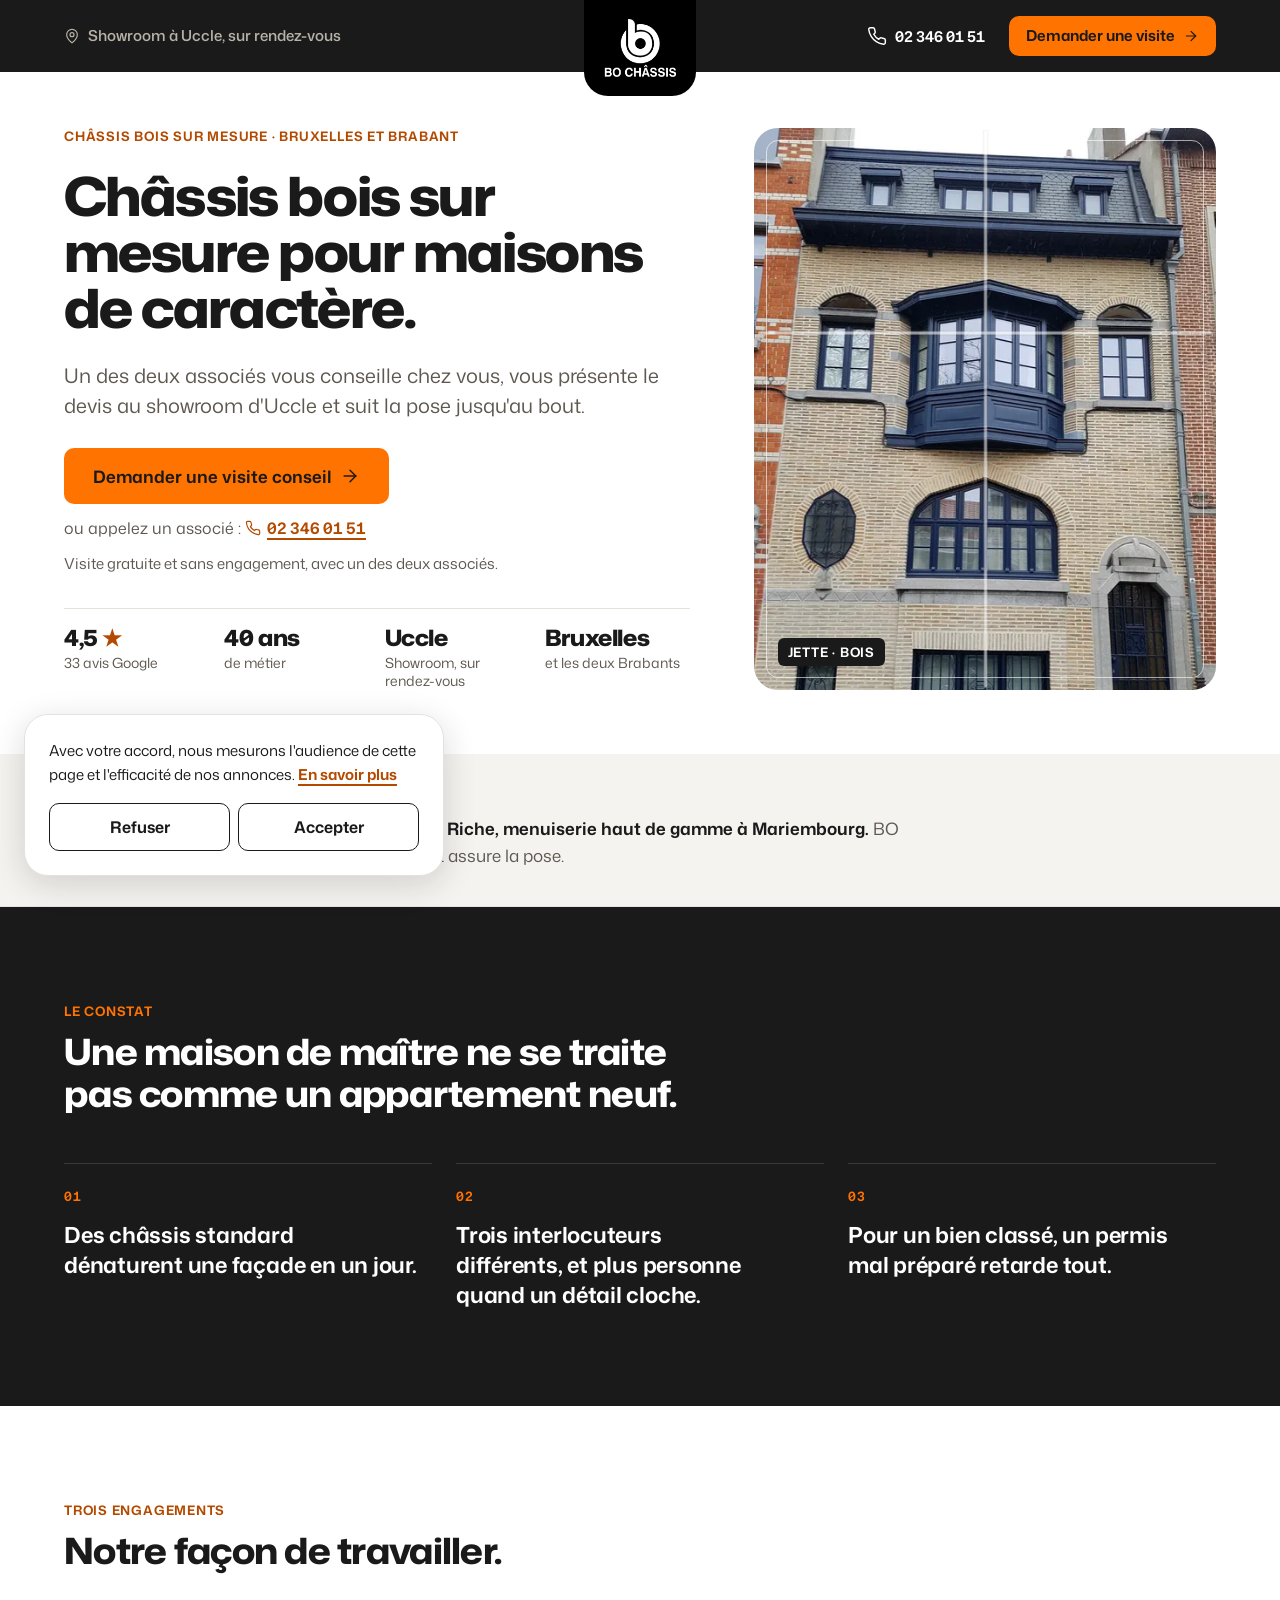
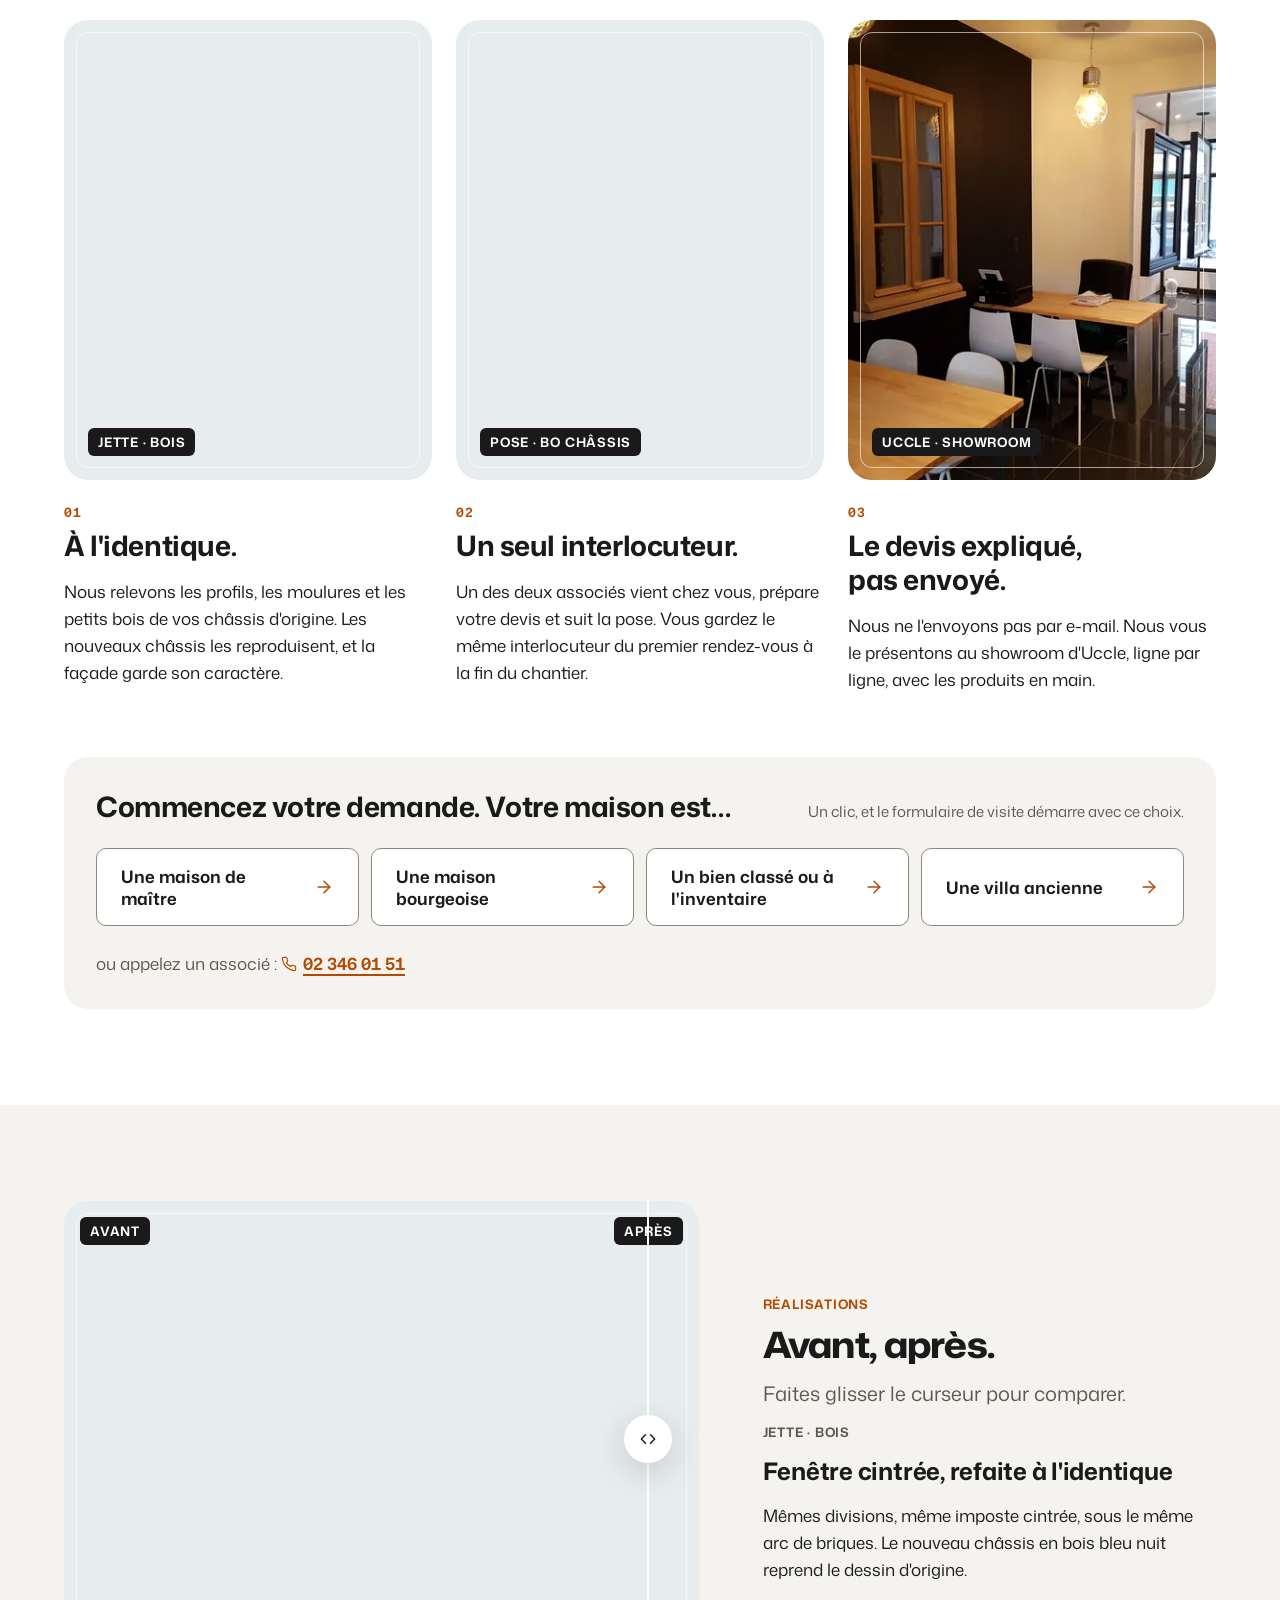
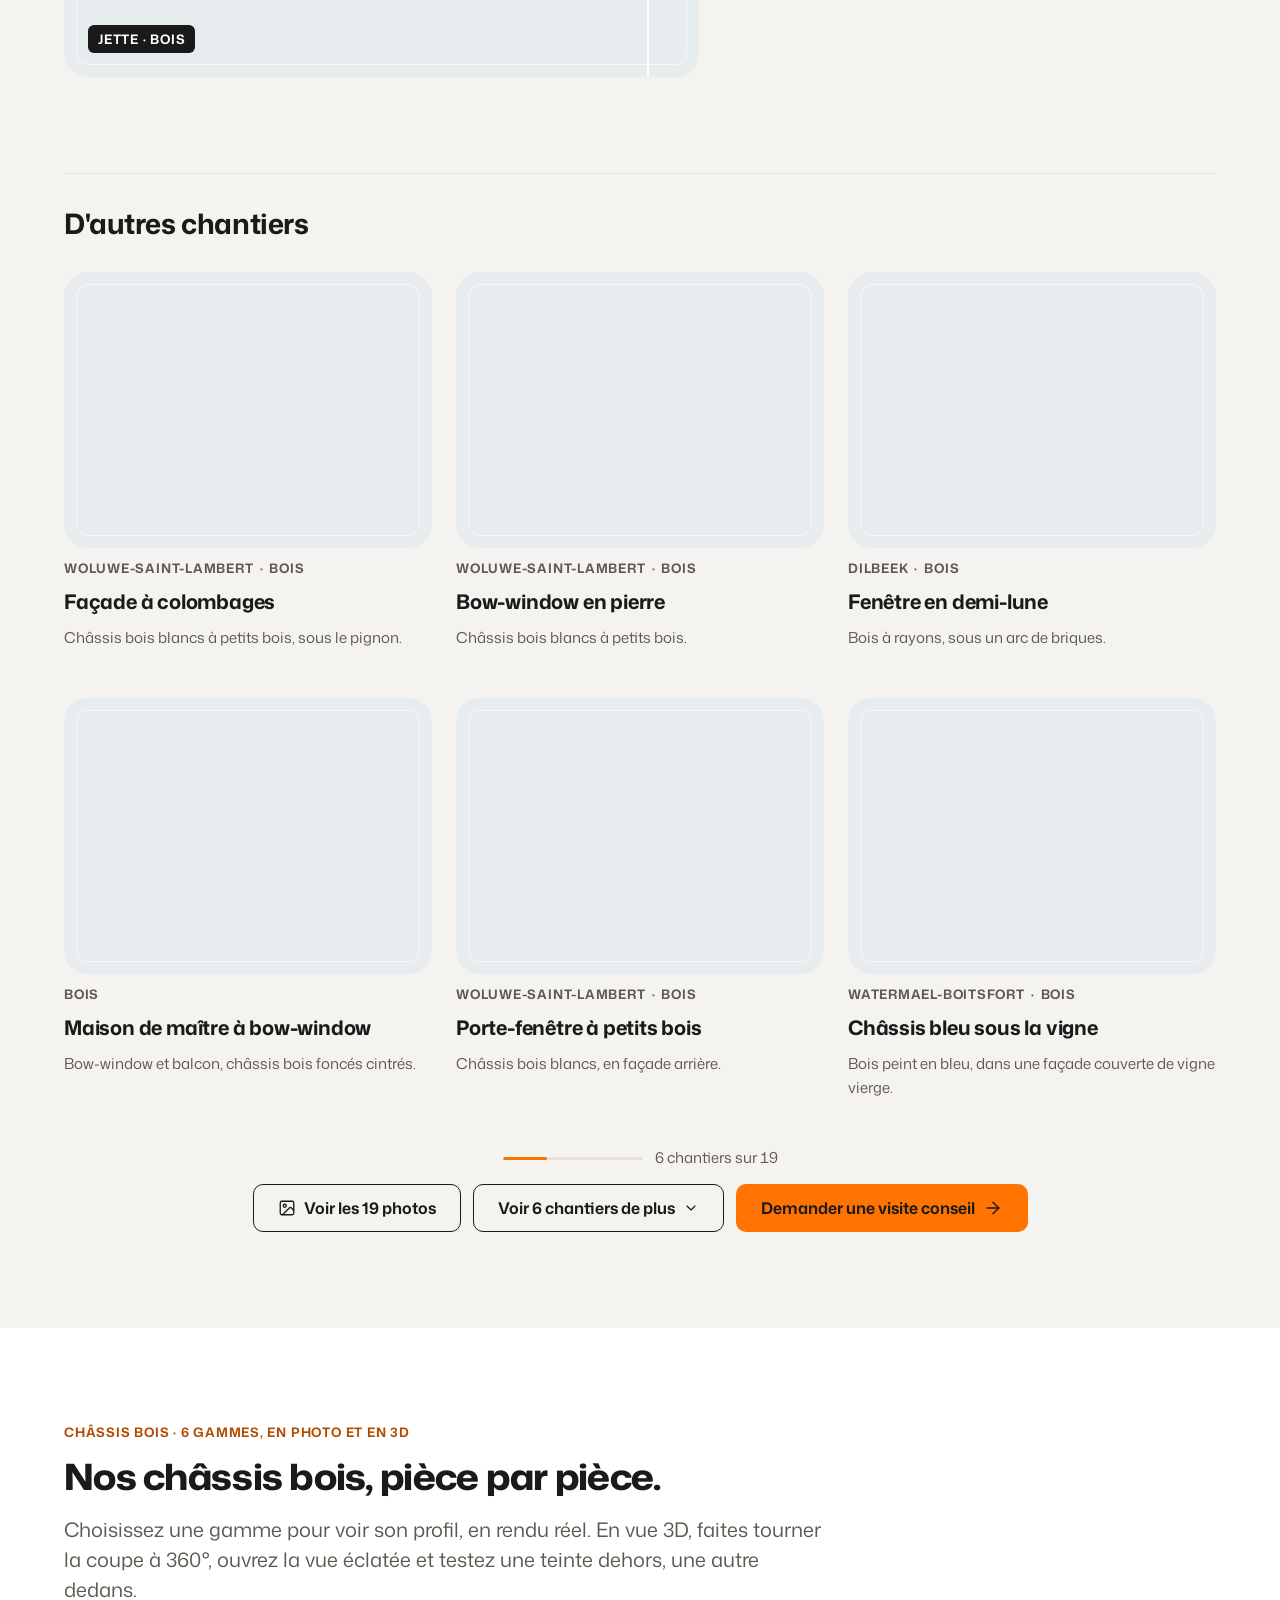
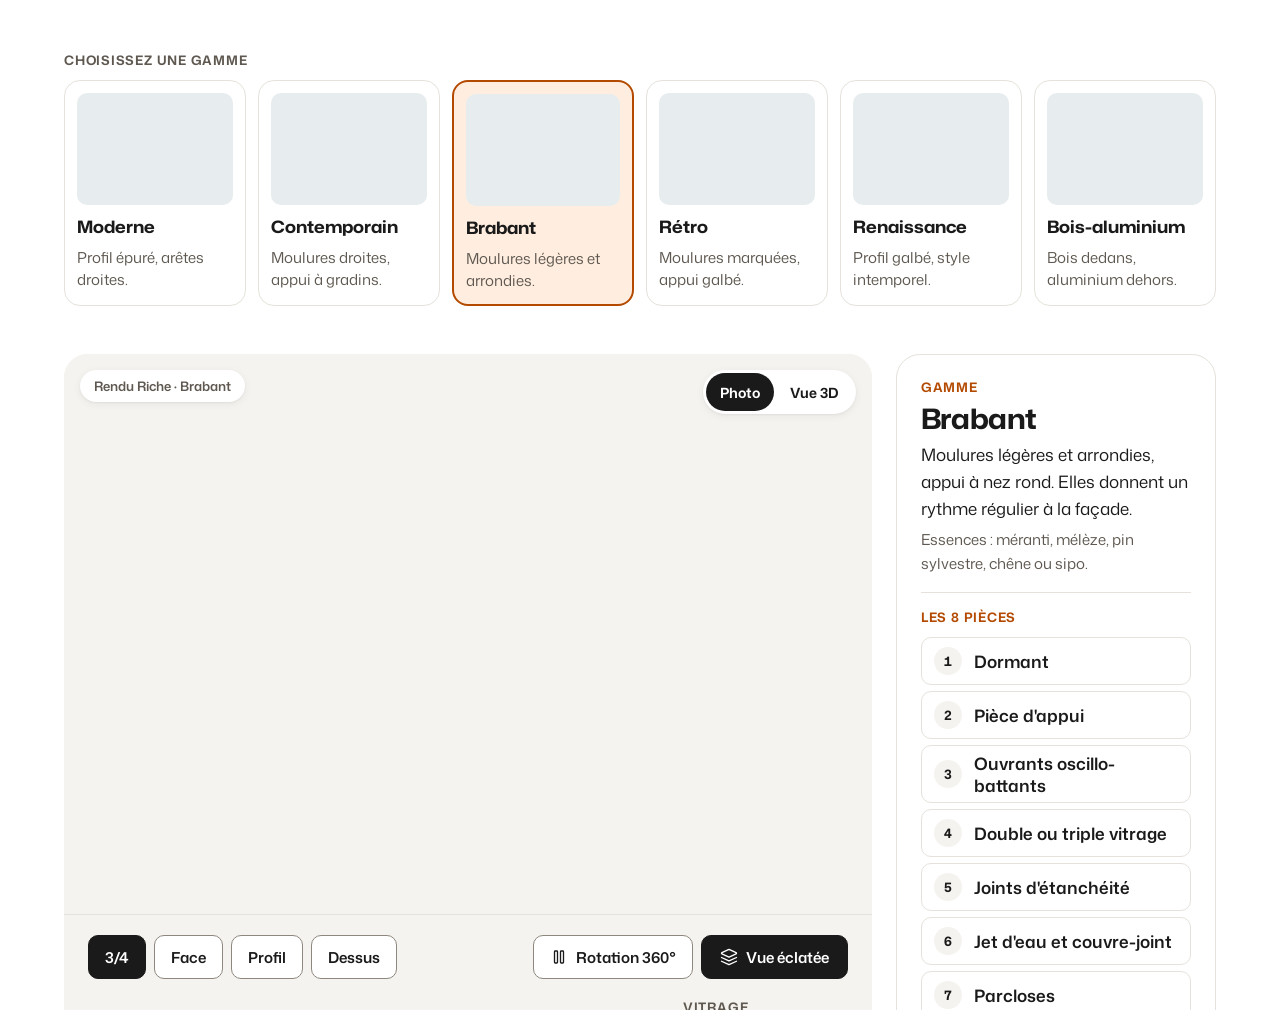
<file: index.html>
<!doctype html>
<html lang="fr-BE">
<head>
<meta charset="utf-8">
<meta name="viewport" content="width=device-width, initial-scale=1">
<title>BO Châssis · Visite conseil</title>
<meta name="description" content="Châssis bois, portes d'entrée et portes intérieures sur mesure. BO Châssis, Uccle.">
<meta name="robots" content="noindex, follow">

<meta name="theme-color" content="#1a1a1a">
<meta name="format-detection" content="telephone=no">
<link rel="icon" href="/favicon.png" type="image/png">
<link rel="apple-touch-icon" href="/apple-touch-icon.png">
<link rel="manifest" href="/site.webmanifest">

<link rel="preload" href="/assets/fonts/mona-sans-latin.woff2" as="font" type="font/woff2" crossorigin>
<link rel="stylesheet" href="/assets/css/landing.71519cfd19.css">

<meta http-equiv="refresh" content="0; url=/chassis-bois/">
</head>
<body>
<main class="section"><div class="wrap stack">
<p class="lead"><a class="link" href="/chassis-bois/">Continuer vers BO Châssis</a></p>
</div></main>
</body>
</html>
</file>
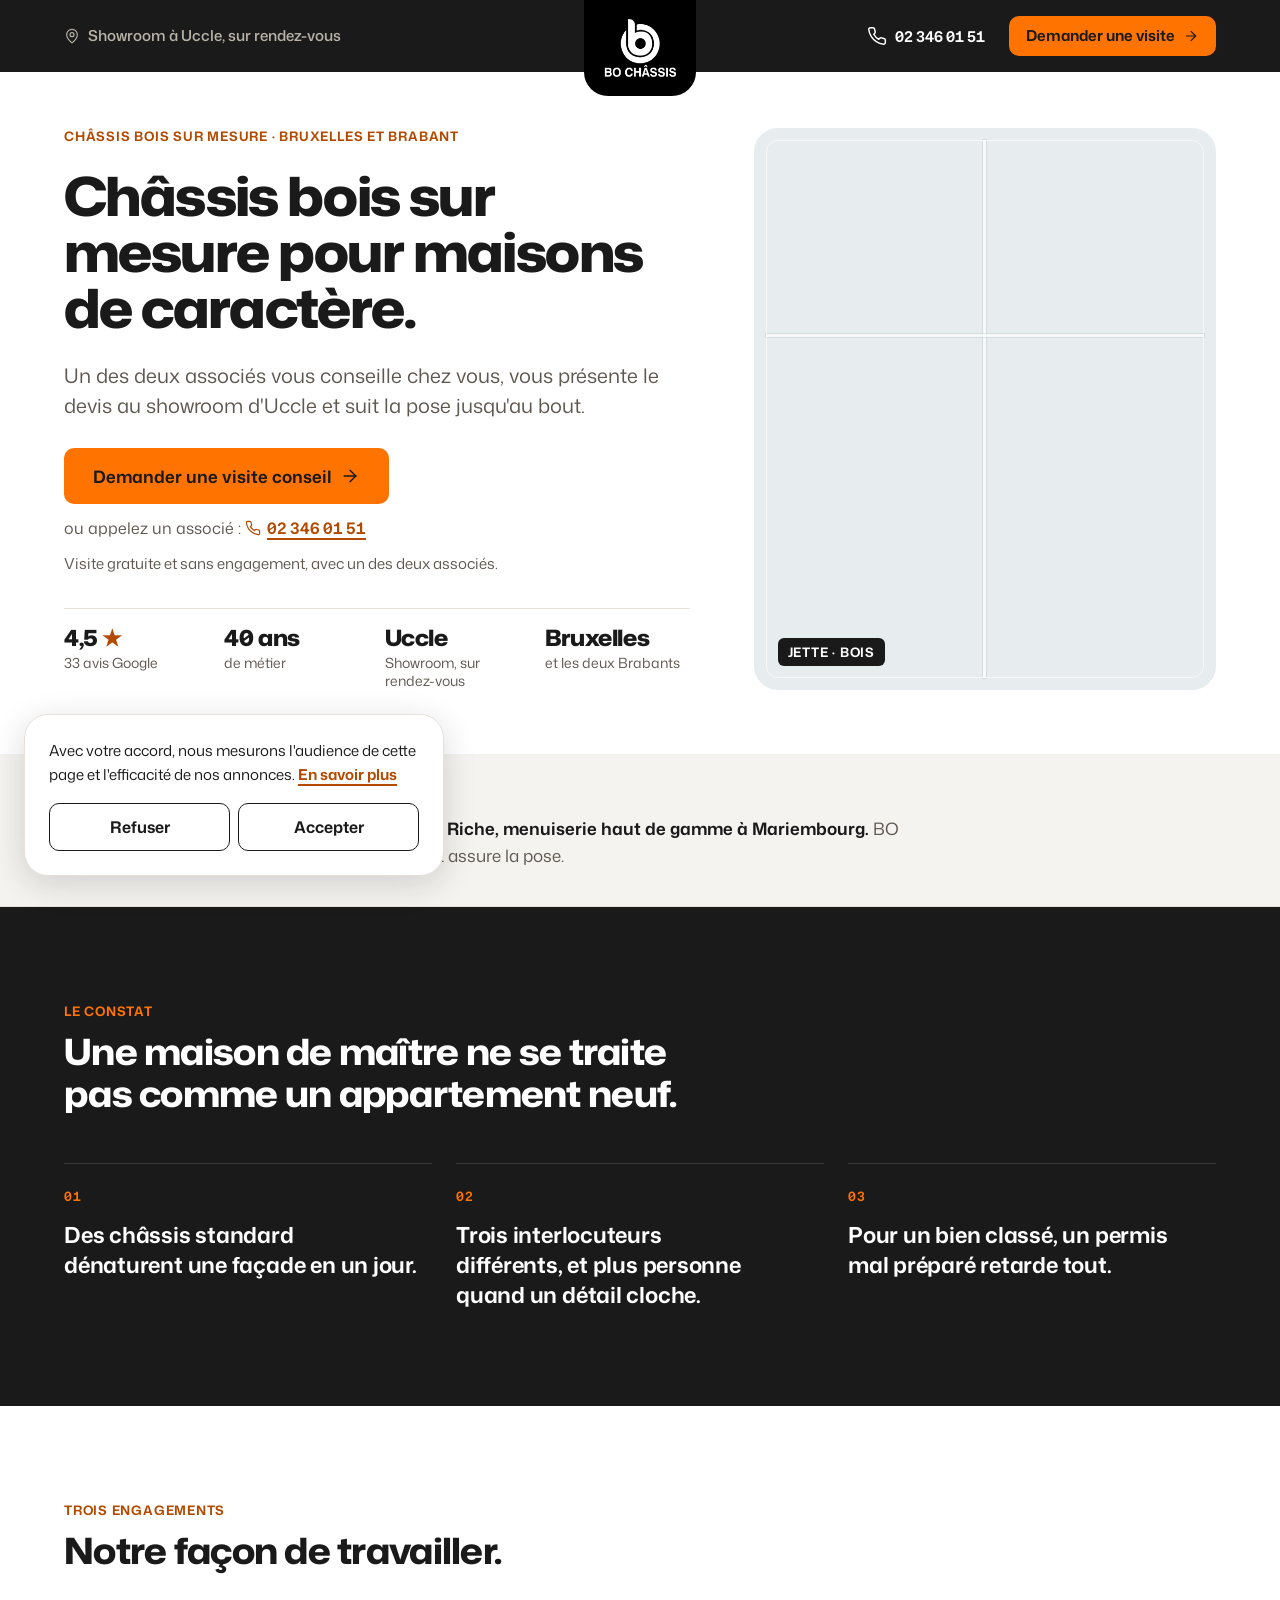
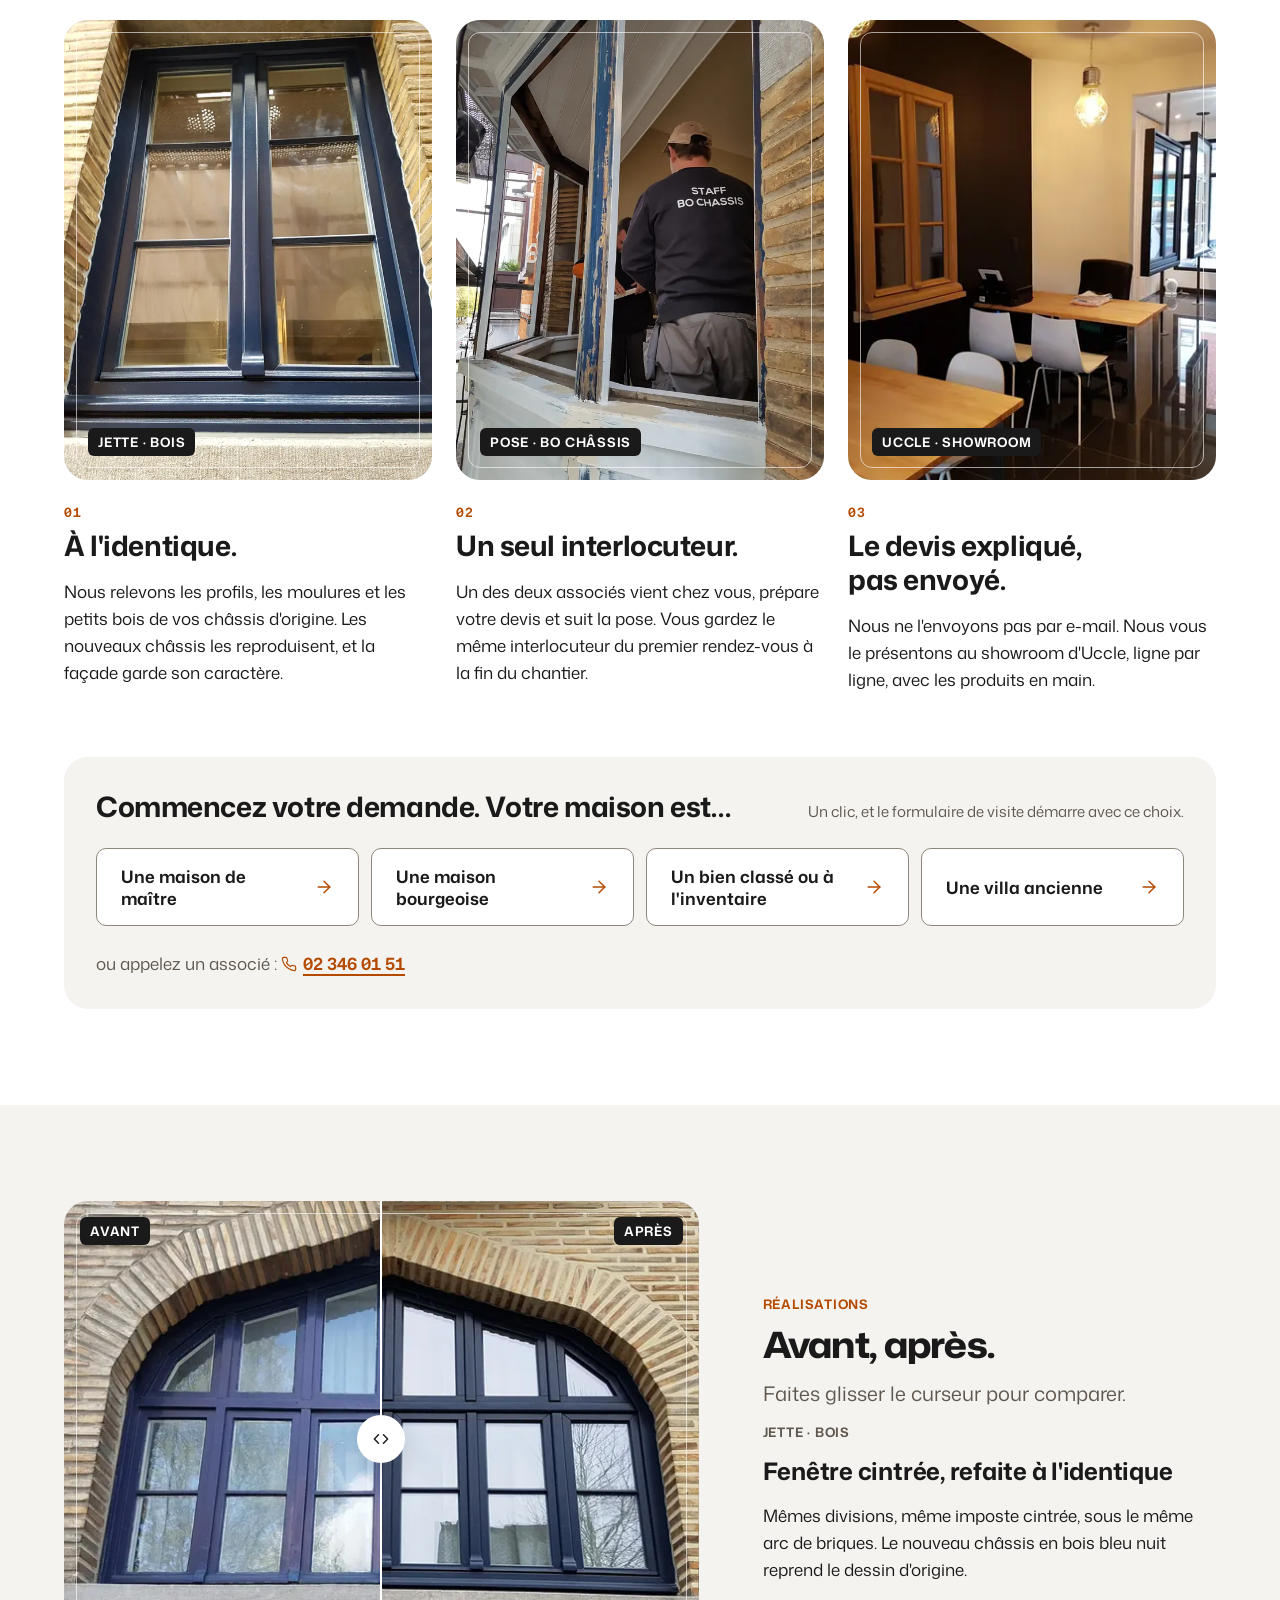
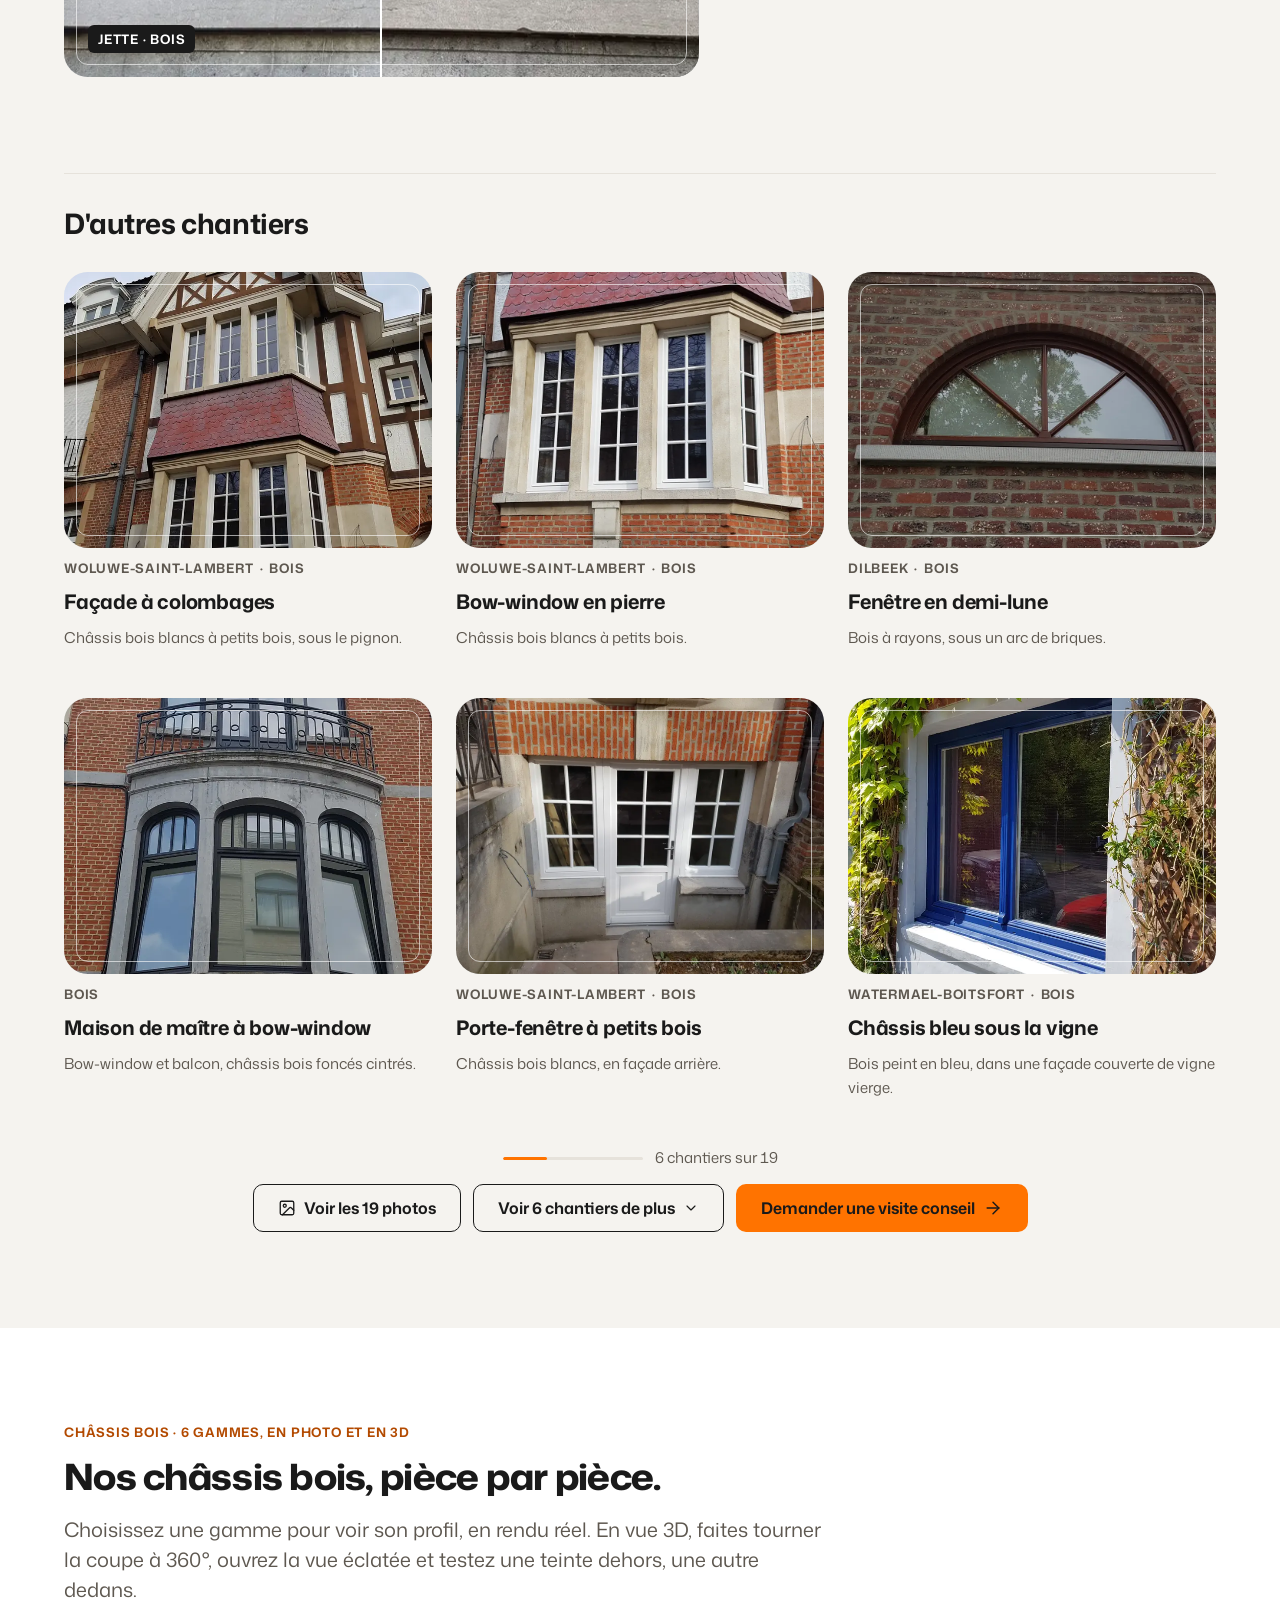
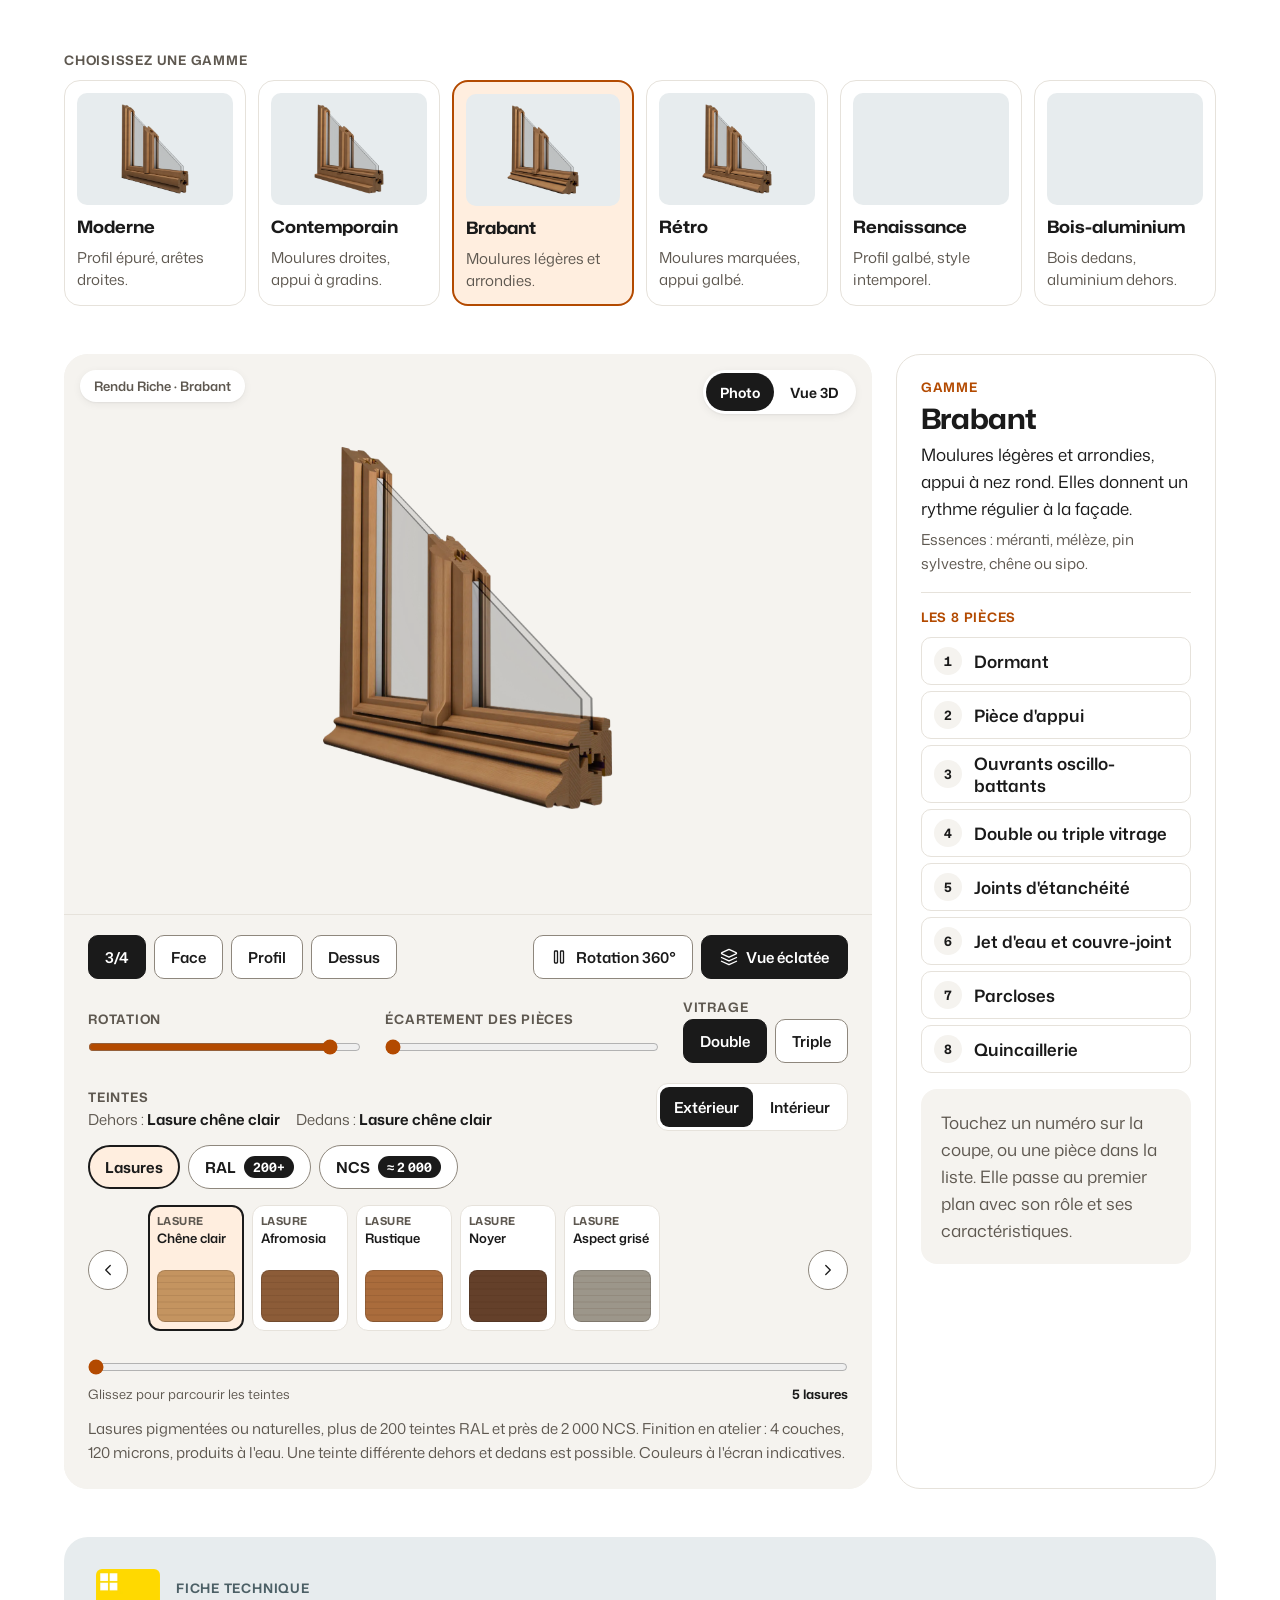
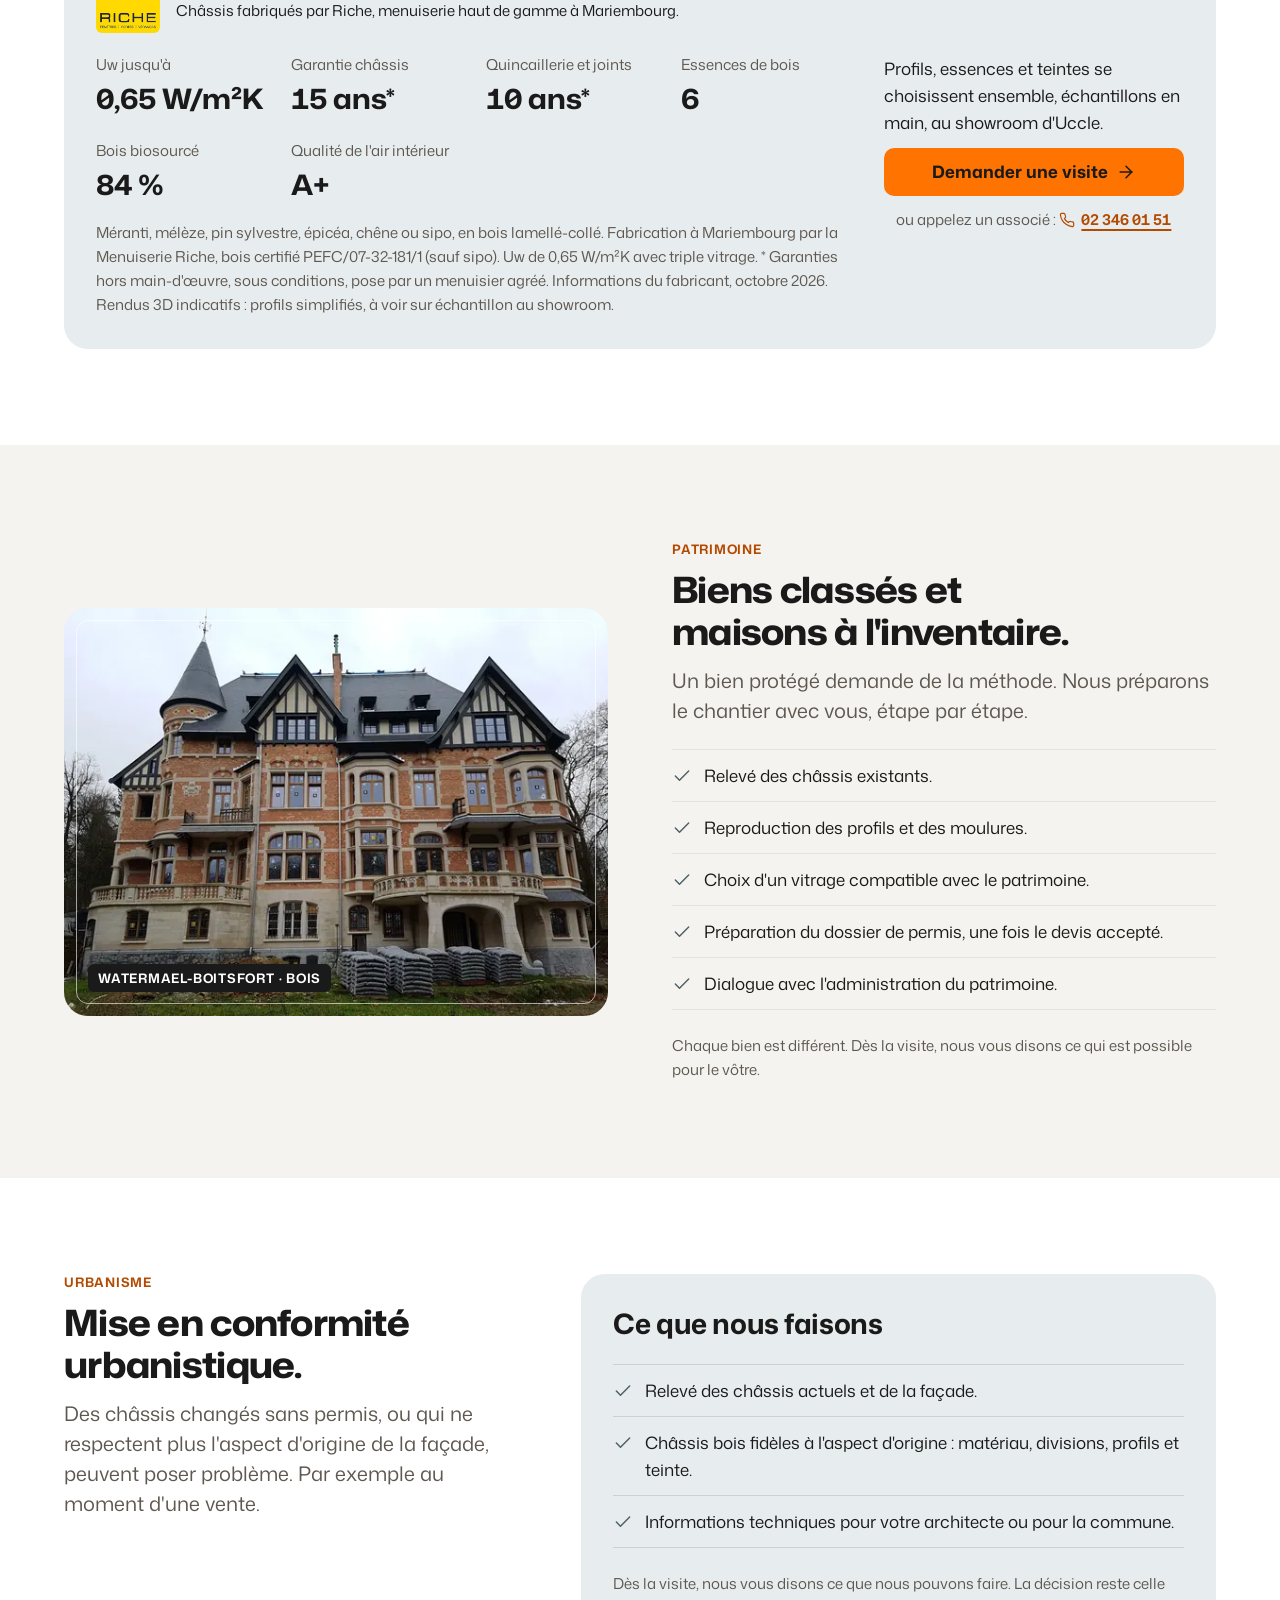
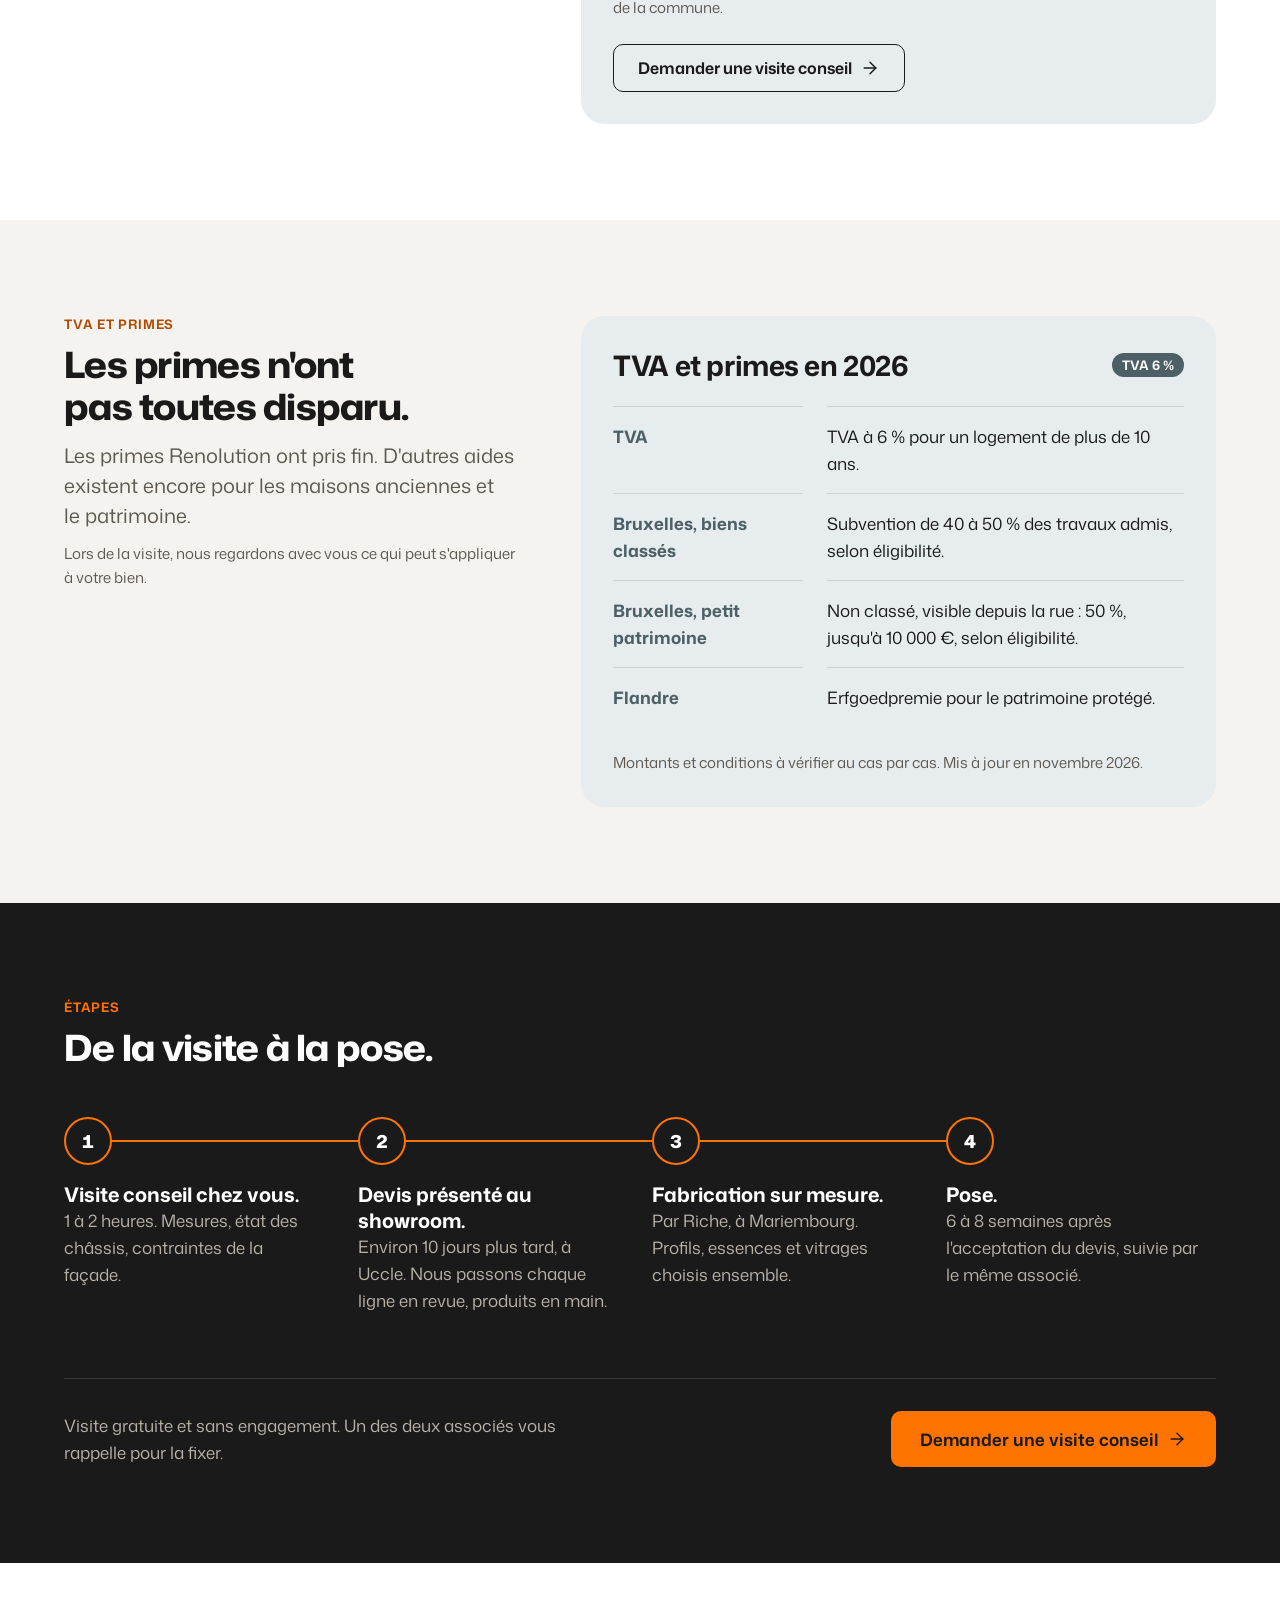
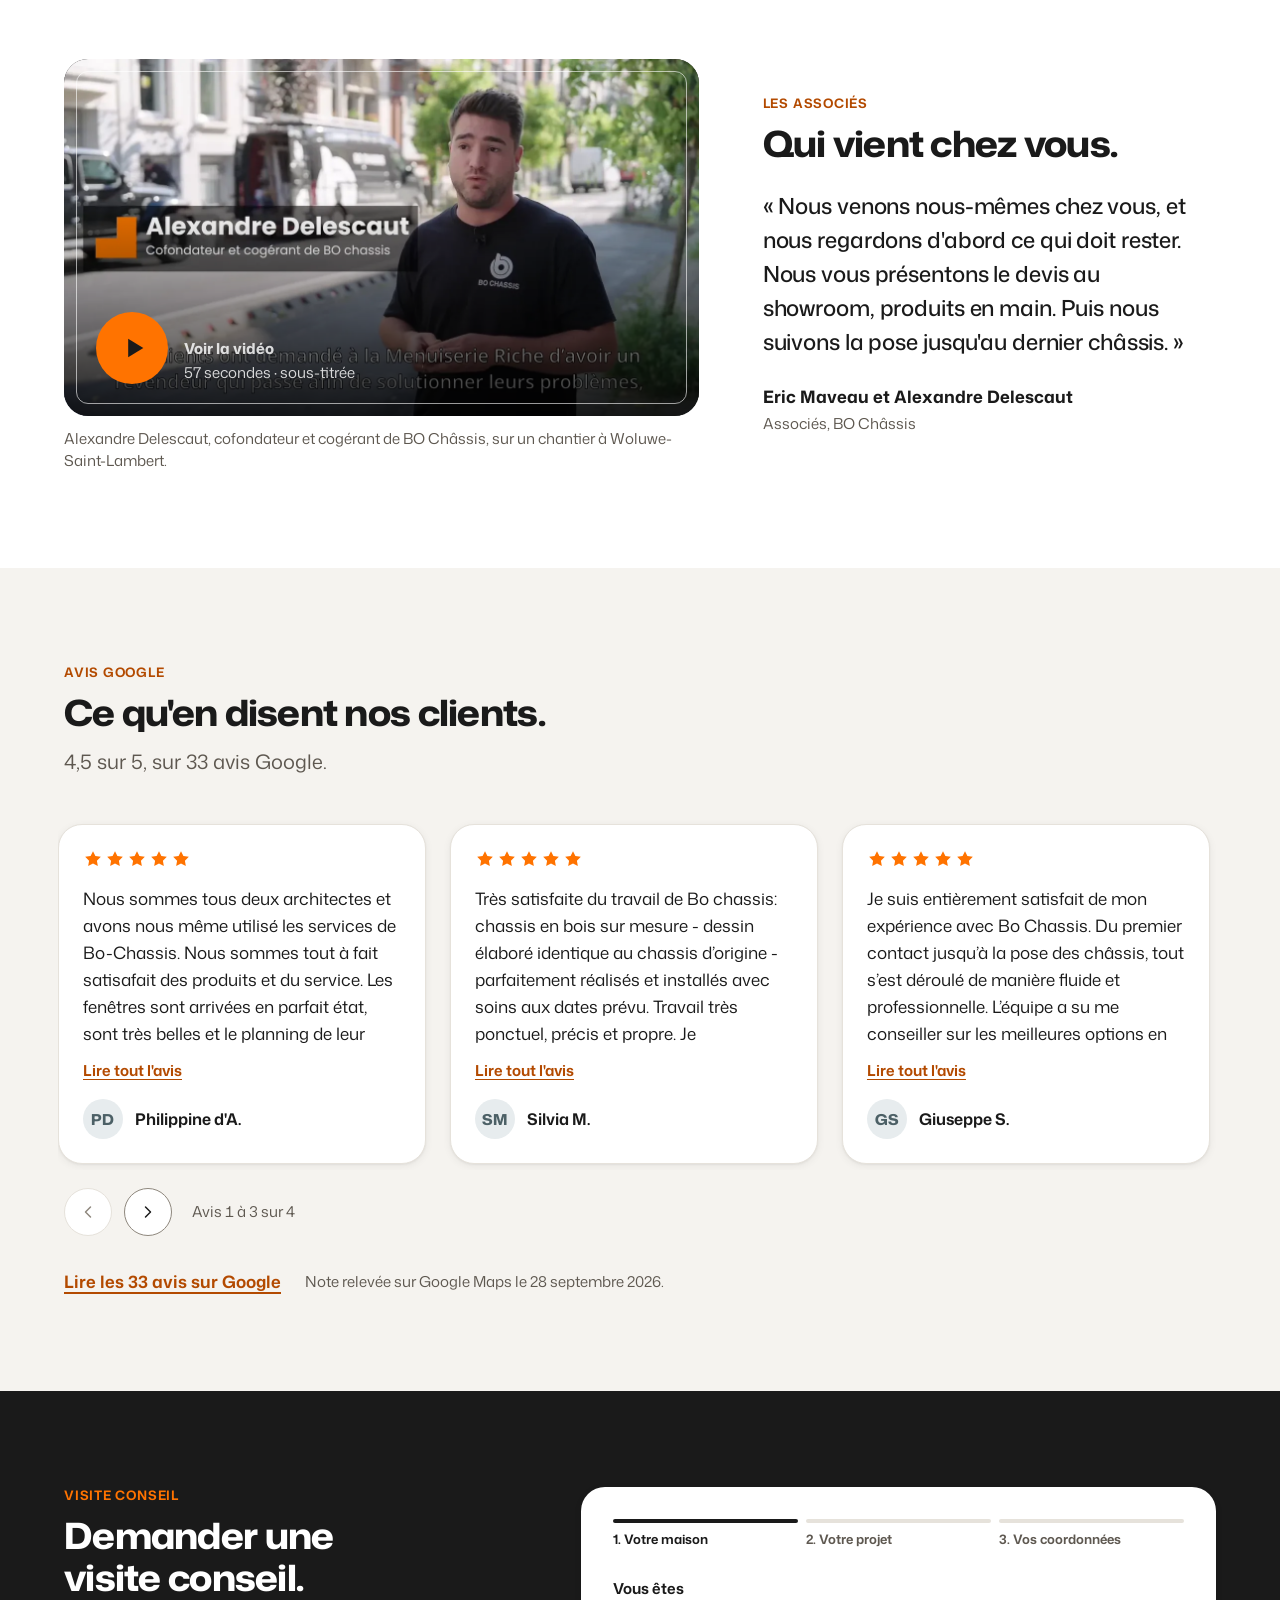
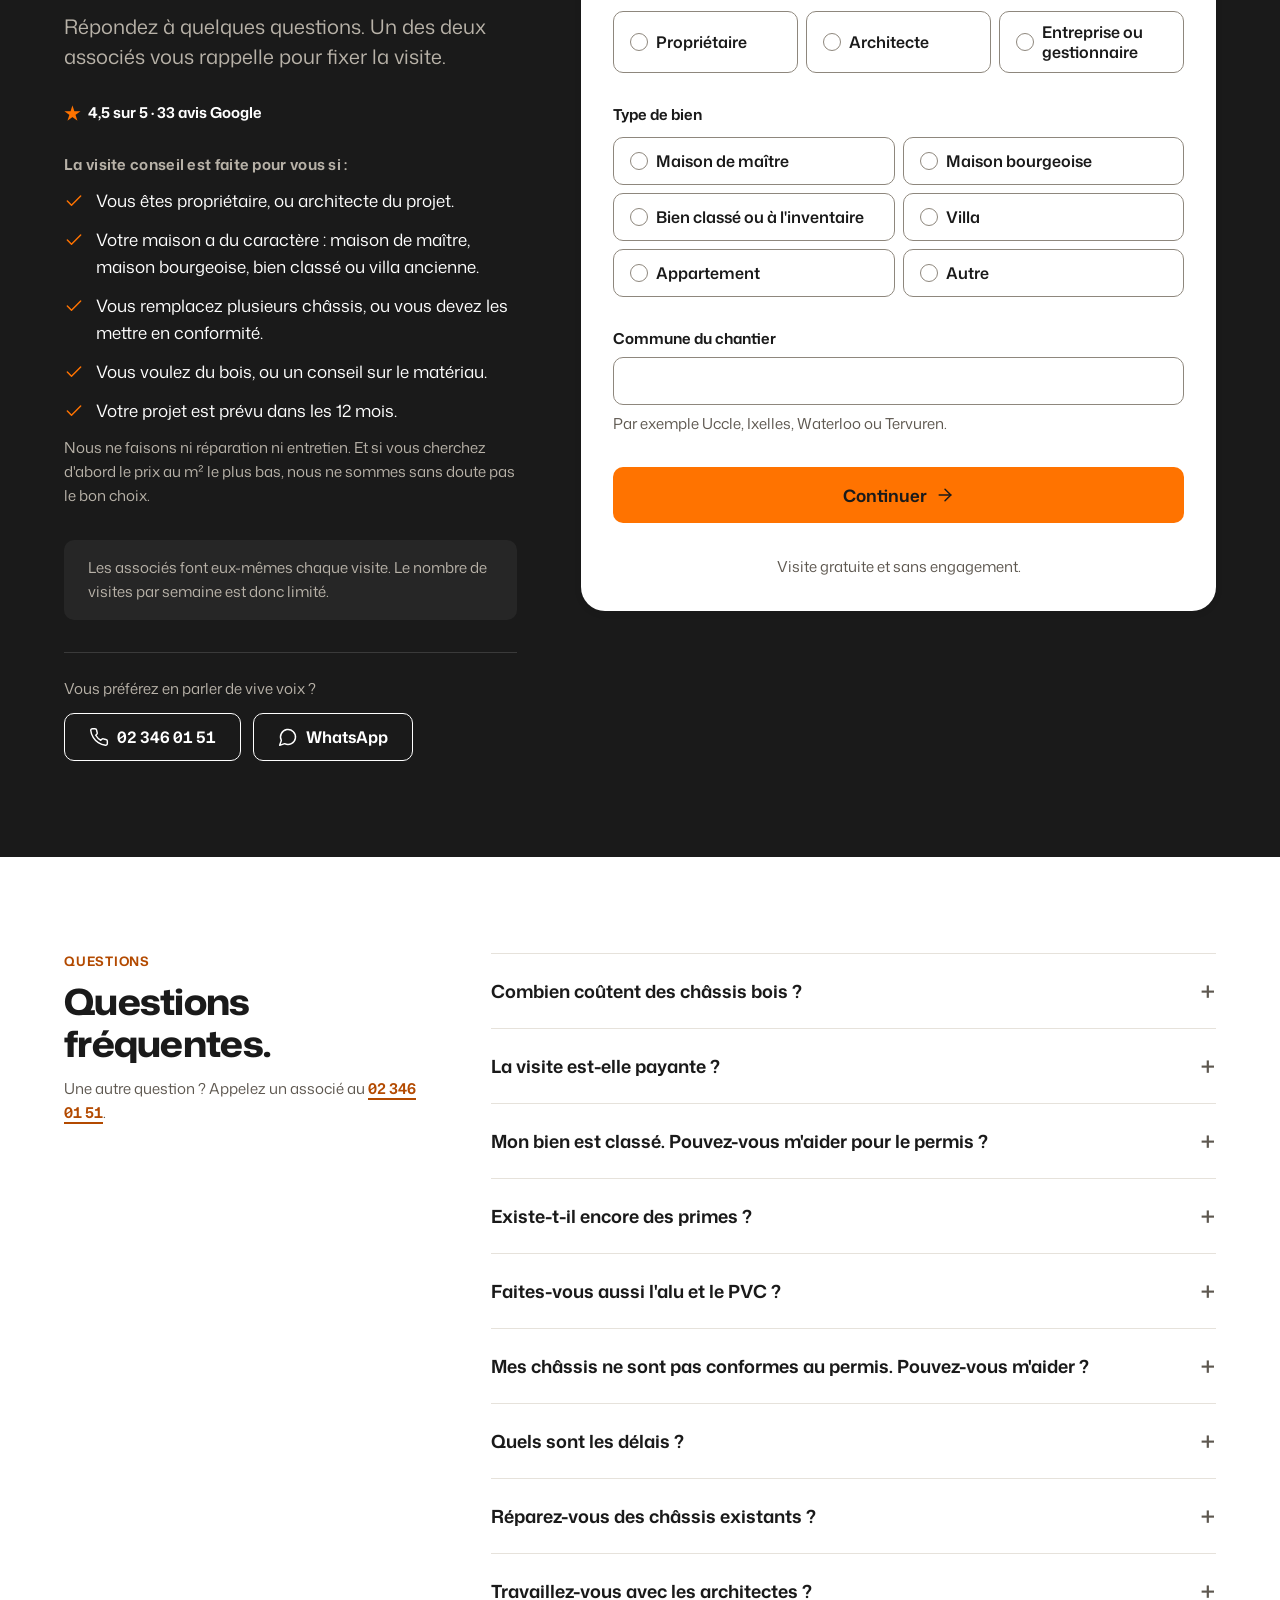
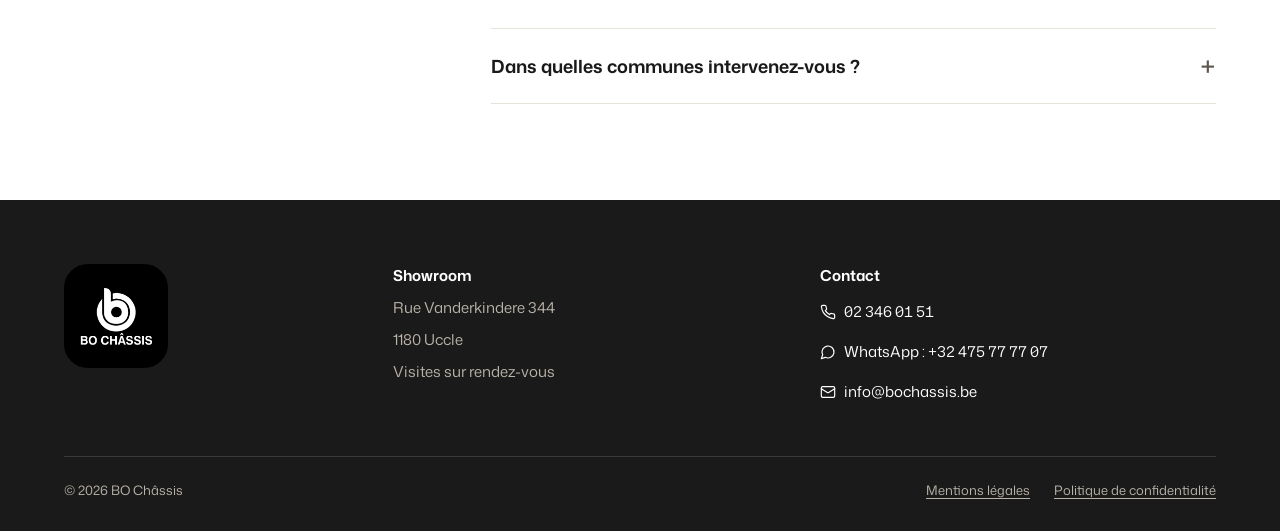
<file: chassis-bois/index.html>
<!doctype html>
<html lang="fr-BE">
<head>
<meta charset="utf-8">
<meta name="viewport" content="width=device-width, initial-scale=1">
<title>Châssis bois sur mesure, maisons de caractère | BO Châssis</title>
<meta name="description" content="Châssis bois sur mesure pour maisons de maître et biens classés, à Bruxelles et dans les deux Brabants. Visite conseil gratuite avec un des deux associés.">
<meta name="robots" content="index, follow, max-image-preview:large">
<link rel="canonical" href="https://visit.bochassis.be/chassis-bois/">
<meta name="theme-color" content="#1a1a1a">
<meta name="format-detection" content="telephone=no">
<link rel="icon" href="/favicon.png" type="image/png">
<link rel="apple-touch-icon" href="/apple-touch-icon.png">
<link rel="manifest" href="/site.webmanifest">
<meta property="og:type" content="website">
<meta property="og:site_name" content="BO Châssis">
<meta property="og:locale" content="fr_BE">
<meta property="og:title" content="Châssis bois sur mesure, maisons de caractère | BO Châssis">
<meta property="og:description" content="Châssis bois sur mesure pour maisons de maître et biens classés, à Bruxelles et dans les deux Brabants. Visite conseil gratuite avec un des deux associés.">
<meta property="og:url" content="https://visit.bochassis.be/chassis-bois/">
<meta property="og:image" content="https://visit.bochassis.be/assets/og/chassis-bois.jpg">
<meta property="og:image:type" content="image/jpeg">
<meta property="og:image:width" content="1200">
<meta property="og:image:height" content="630">
<meta property="og:image:alt" content="Façade de maison de maître en briques claires avec ses châssis bois bleu nuit, Jette">
<meta name="twitter:card" content="summary_large_image">
<meta name="twitter:title" content="Châssis bois sur mesure, maisons de caractère | BO Châssis">
<meta name="twitter:description" content="Châssis bois sur mesure pour maisons de maître et biens classés, à Bruxelles et dans les deux Brabants. Visite conseil gratuite avec un des deux associés.">
<meta name="twitter:image" content="https://visit.bochassis.be/assets/og/chassis-bois.jpg">
<meta name="twitter:image:alt" content="Façade de maison de maître en briques claires avec ses châssis bois bleu nuit, Jette">
<link rel="preload" href="/assets/fonts/mona-sans-latin.woff2" as="font" type="font/woff2" crossorigin>
<link rel="stylesheet" href="/assets/css/landing.71519cfd19.css">
<script>window.dataLayer=window.dataLayer||[];function gtag(){dataLayer.push(arguments)}gtag('consent','default',{ad_storage:'denied',analytics_storage:'denied',ad_user_data:'denied',ad_personalization:'denied',wait_for_update:500});gtag('set','ads_data_redaction',true);try{var s=JSON.parse(localStorage.getItem('bo_consent')||'null');if(s&&(s.v==='granted'||s.v==='denied')&&Date.now()-s.t<182*864e5){gtag('consent','update',{ad_storage:s.v,analytics_storage:s.v,ad_user_data:s.v,ad_personalization:s.v});window.boConsent=s.v}}catch(e){}</script>
<script>window.BO_CONFIG={"hub":{"origin":"https://app.buildozer.be","siteKey":"site_a008c4fa04e5d09565803c54","formId":"edf987e0-b80b-4dcb-b24f-46a7d6ad303c","cmp":"buildozer-consent"},"gtmId":"GTM-NMVKG7NL","turnstile":"0x4AAAAAAFNXNtDgbqNBKeqH"};</script>
<script async src="https://app.buildozer.be/api/public/kit.js" data-site-key="site_a008c4fa04e5d09565803c54" data-cmp="buildozer-consent"></script>
<script>(function(w,d,s,l,i){w[l]=w[l]||[];w[l].push({'gtm.start':new Date().getTime(),event:'gtm.js'});var f=d.getElementsByTagName(s)[0],j=d.createElement(s),dl=l!='dataLayer'?'&l='+l:'';j.async=true;j.src='https://www.googletagmanager.com/gtm.js?id='+i+dl;f.parentNode.insertBefore(j,f);})(window,document,'script','dataLayer','GTM-NMVKG7NL');</script>
<script type="module" src="/assets/js/chassis-bois.9437b178d9.js"></script>
<script type="application/ld+json">{"@context":"https://schema.org","@graph":[{"@type":"Organization","@id":"https://bochassis.be/#org","name":"BO Châssis","url":"https://bochassis.be/","logo":"https://visit.bochassis.be/apple-touch-icon.png","email":"info@bochassis.be","telephone":"+3223460151"},{"@type":"HomeAndConstructionBusiness","@id":"https://bochassis.be/#business","name":"BO Châssis","url":"https://bochassis.be/","image":"https://visit.bochassis.be/assets/og/chassis-bois.jpg","telephone":"+3223460151","email":"info@bochassis.be","address":{"@type":"PostalAddress","streetAddress":"Rue Vanderkindere 344","postalCode":"1180","addressLocality":"Uccle","addressCountry":"BE"},"areaServed":[{"@type":"City","name":"Uccle"},{"@type":"City","name":"Ixelles"},{"@type":"City","name":"Woluwe-Saint-Pierre"},{"@type":"City","name":"Woluwe-Saint-Lambert"},{"@type":"City","name":"Watermael-Boitsfort"},{"@type":"City","name":"Etterbeek"},{"@type":"City","name":"Auderghem"},{"@type":"City","name":"Saint-Gilles"},{"@type":"City","name":"Forest"},{"@type":"City","name":"Waterloo"},{"@type":"City","name":"Lasne"},{"@type":"City","name":"Rixensart"},{"@type":"City","name":"La Hulpe"},{"@type":"City","name":"Braine-l'Alleud"},{"@type":"City","name":"Wavre"},{"@type":"City","name":"Rhode-Saint-Genèse"},{"@type":"City","name":"Linkebeek"},{"@type":"City","name":"Kraainem"},{"@type":"City","name":"Wezembeek-Oppem"},{"@type":"City","name":"Tervuren"},{"@type":"City","name":"Overijse"},{"@type":"City","name":"Hoeilaart"}],"parentOrganization":{"@id":"https://bochassis.be/#org"}},{"@type":"WebPage","@id":"https://visit.bochassis.be/chassis-bois/#webpage","url":"https://visit.bochassis.be/chassis-bois/","name":"Châssis bois sur mesure, maisons de caractère | BO Châssis","description":"Châssis bois sur mesure pour maisons de maître et biens classés, à Bruxelles et dans les deux Brabants. Visite conseil gratuite avec un des deux associés.","inLanguage":"fr-BE","primaryImageOfPage":{"@type":"ImageObject","url":"https://visit.bochassis.be/assets/og/chassis-bois.jpg","width":1200,"height":630},"about":{"@id":"https://visit.bochassis.be/chassis-bois/#service"}},{"@type":"Service","@id":"https://visit.bochassis.be/chassis-bois/#service","name":"Châssis bois sur mesure","serviceType":"Fabrication et pose de châssis en bois","provider":{"@id":"https://bochassis.be/#business"},"areaServed":[{"@type":"City","name":"Uccle"},{"@type":"City","name":"Ixelles"},{"@type":"City","name":"Woluwe-Saint-Pierre"},{"@type":"City","name":"Woluwe-Saint-Lambert"},{"@type":"City","name":"Watermael-Boitsfort"},{"@type":"City","name":"Etterbeek"},{"@type":"City","name":"Auderghem"},{"@type":"City","name":"Saint-Gilles"},{"@type":"City","name":"Forest"},{"@type":"City","name":"Waterloo"},{"@type":"City","name":"Lasne"},{"@type":"City","name":"Rixensart"},{"@type":"City","name":"La Hulpe"},{"@type":"City","name":"Braine-l'Alleud"},{"@type":"City","name":"Wavre"},{"@type":"City","name":"Rhode-Saint-Genèse"},{"@type":"City","name":"Linkebeek"},{"@type":"City","name":"Kraainem"},{"@type":"City","name":"Wezembeek-Oppem"},{"@type":"City","name":"Tervuren"},{"@type":"City","name":"Overijse"},{"@type":"City","name":"Hoeilaart"}],"url":"https://visit.bochassis.be/chassis-bois/"},{"@type":"FAQPage","@id":"https://visit.bochassis.be/chassis-bois/#faq","mainEntity":[{"@type":"Question","name":"Combien coûtent des châssis bois ?","acceptedAnswer":{"@type":"Answer","text":"Cela dépend du nombre de châssis, des profils, de l'essence et du vitrage. Nous ne sommes pas les moins chers. Le devis détaille chaque poste, et nous vous l'expliquons au showroom."}},{"@type":"Question","name":"La visite est-elle payante ?","acceptedAnswer":{"@type":"Answer","text":"Non. Elle est gratuite et sans engagement."}},{"@type":"Question","name":"Mon bien est classé. Pouvez-vous m'aider pour le permis ?","acceptedAnswer":{"@type":"Answer","text":"Oui. Une fois le devis accepté, nous préparons le dossier de permis avec vous. Dès la visite, nous vous disons ce qui est possible pour votre bien."}},{"@type":"Question","name":"Existe-t-il encore des primes ?","acceptedAnswer":{"@type":"Answer","text":"Oui, selon votre bien et votre Région. La TVA à 6 % s'applique aux logements de plus de 10 ans, et des subventions existent pour le patrimoine."}},{"@type":"Question","name":"Faites-vous aussi l'alu et le PVC ?","acceptedAnswer":{"@type":"Answer","text":"Oui, en complément. Notre spécialité reste le bois."}},{"@type":"Question","name":"Mes châssis ne sont pas conformes au permis. Pouvez-vous m'aider ?","acceptedAnswer":{"@type":"Answer","text":"Oui. Nous relevons les châssis existants et nous proposons des châssis bois fidèles à l'aspect d'origine. La décision reste celle de la commune."}},{"@type":"Question","name":"Quels sont les délais ?","acceptedAnswer":{"@type":"Answer","text":"Le devis vous est présenté au showroom environ 10 jours après la visite. La pose a lieu 6 à 8 semaines après l'acceptation du devis."}},{"@type":"Question","name":"Réparez-vous des châssis existants ?","acceptedAnswer":{"@type":"Answer","text":"Non. Nous ne faisons ni réparation ni entretien. Nous remplaçons les châssis, y compris à l'identique."}},{"@type":"Question","name":"Travaillez-vous avec les architectes ?","acceptedAnswer":{"@type":"Answer","text":"Oui. Nous travaillons avec les propriétaires et avec les architectes qui les accompagnent. Nous ne travaillons pas pour des entreprises de construction ni pour des gestionnaires d'immeubles."}},{"@type":"Question","name":"Dans quelles communes intervenez-vous ?","acceptedAnswer":{"@type":"Answer","text":"Bruxelles, Brabant wallon et Brabant flamand. En particulier : Bruxelles / Brussel : Uccle / Ukkel, Ixelles / Elsene, Woluwe-Saint-Pierre / Sint-Pieters-Woluwe, Woluwe-Saint-Lambert / Sint-Lambrechts-Woluwe, Watermael-Boitsfort / Watermaal-Bosvoorde, Etterbeek, Auderghem / Oudergem, Saint-Gilles / Sint-Gillis, Forest / Vorst. Brabant wallon / Waals-Brabant : Waterloo, Lasne, Rixensart, La Hulpe / Terhulpen, Braine-l'Alleud / Eigenbrakel, Wavre / Waver. Brabant flamand / Vlaams-Brabant : Rhode-Saint-Genèse / Sint-Genesius-Rode, Linkebeek, Kraainem, Wezembeek-Oppem, Tervuren, Overijse, Hoeilaart."}}]}]}</script>
</head>
<body>
<noscript><iframe src="https://www.googletagmanager.com/ns.html?id=GTM-NMVKG7NL" height="0" width="0" style="display:none;visibility:hidden"></iframe></noscript>
<div id="app"><div class="lp" id="top" style="width:100%;min-height:100vh;font-family:'Mona Sans', 'Helvetica Neue', Arial, sans-serif;color:#1a1a1a;background:#ffffff;"><header class="hd hd--over"><div class="wrap hd__inner"><div class="mnav"><button class="mnav__btn" type="button" aria-expanded="false" aria-controls="mnav-panel" aria-label="Menu des sections de la page"><svg class="ic mnav__ic" viewBox="0 0 24 24" aria-hidden="true"><g class="mnav__bars"><path d="M4 7h16"></path><path d="M4 12h16"></path><path d="M4 17h16"></path></g><g class="mnav__x"><path d="M18 6 6 18"></path><path d="m6 6 12 12"></path></g></svg><span>Menu</span></button><nav class="mnav__panel" id="mnav-panel" aria-label="Sections de la page" hidden><ul class="mnav__list"><li><a href="#realisations">Réalisations</a></li><li><a href="#gammes">Nos gammes en 3D</a></li><li><a href="#bc-title">Biens classés</a></li><li><a href="#conformite">Mise en conformité</a></li><li><a href="#primes">TVA et primes</a></li><li><a href="#me-title">Les étapes</a></li><li><a href="#av-title">Avis clients</a></li><li><a href="#faq-title">Questions fréquentes</a></li></ul><a class="btn btn--primary btn--lg btn--block" href="#demande"><span>Demander une visite conseil</span><svg class="ic ic-arrow" viewBox="0 0 24 24" aria-hidden="true"><path d="M5 12h14"></path><path d="m12 5 7 7-7 7"></path></svg></a><a class="mnav__tel" href="tel:+3223460151">Ou appelez un associé : <strong>02 346 01 51</strong></a></nav></div><p class="hd__note" style="margin:0;"><svg class="ic ic--sm" viewBox="0 0 24 24" aria-hidden="true"><path d="M20 10c0 4.993-5.539 10.193-7.399 11.799a1 1 0 0 1-1.202 0C9.539 20.193 4 14.993 4 10a8 8 0 0 1 16 0"></path><circle cx="12" cy="10" r="3"></circle></svg><span>Showroom à Uccle, sur rendez-vous</span></p><a class="logo-tab" href="#top" aria-label="BO Châssis, haut de page"><img src="/assets/img/0a56fe7369133a8e666bd60ec28c0fcc.webp" alt="BO Châssis" width="139" height="111" decoding="async"/></a><div class="hd__end"><a class="hd__tel" href="tel:+3223460151" aria-label="Appeler un associé au 02 346 01 51"><svg class="ic ic-ring" viewBox="0 0 24 24" aria-hidden="true"><path d="M22 16.92v3a2 2 0 0 1-2.18 2 19.79 19.79 0 0 1-8.63-3.07 19.5 19.5 0 0 1-6-6 19.79 19.79 0 0 1-3.07-8.67A2 2 0 0 1 4.11 2h3a2 2 0 0 1 2 1.72 12.84 12.84 0 0 0 .7 2.81 2 2 0 0 1-.45 2.11L8.09 9.91a16 16 0 0 0 6 6l1.27-1.27a2 2 0 0 1 2.11-.45 12.84 12.84 0 0 0 2.81.7A2 2 0 0 1 22 16.92z"></path></svg><span class="hd__tel-label">02 346 01 51</span></a><a class="btn btn--primary btn--sm hd__cta" href="#demande"><span>Demander une visite</span><svg class="ic ic--sm ic-arrow" viewBox="0 0 24 24" aria-hidden="true"><path d="M5 12h14"></path><path d="m12 5 7 7-7 7"></path></svg></a></div></div></header><main class="main "><section class="hero hero--photo" aria-labelledby="hero-title"><div class="wrap"><div class="hero__grid"><div class="hero__copy"><span class="label eyebrow"><span class="sc-interp">Châssis bois sur mesure · Bruxelles et Brabant</span></span><p class="hero-rating"><span class="hero-rating__star" aria-hidden="true">★</span><strong>4,5</strong><span class="sr-only"> sur 5</span><span aria-hidden="true">·</span>33 avis Google</p><h1 class="display-xl" id="hero-title"><span class="sc-interp">Châssis bois sur mesure pour maisons de caractère.</span></h1><p class="lead"><span class="sc-interp">Un des deux associés vous conseille chez vous, vous présente le devis au showroom d'Uccle et suit la pose jusqu'au bout.</span></p><div class="hero__actions"><div class="hero__cta-row"><a class="btn btn--primary btn--lg" href="#demande"><span>Demander une visite conseil</span><svg class="ic ic-arrow" viewBox="0 0 24 24" aria-hidden="true"><path d="M5 12h14"></path><path d="m12 5 7 7-7 7"></path></svg></a><p class="hero__or">ou appelez un associé : <a class="link link--tel tnum" href="tel:+3223460151"><svg class="ic ic--sm ic-ring" viewBox="0 0 24 24" aria-hidden="true"><path d="M22 16.92v3a2 2 0 0 1-2.18 2 19.79 19.79 0 0 1-8.63-3.07 19.5 19.5 0 0 1-6-6 19.79 19.79 0 0 1-3.07-8.67A2 2 0 0 1 4.11 2h3a2 2 0 0 1 2 1.72 12.84 12.84 0 0 0 .7 2.81 2 2 0 0 1-.45 2.11L8.09 9.91a16 16 0 0 0 6 6l1.27-1.27a2 2 0 0 1 2.11-.45 12.84 12.84 0 0 0 2.81.7A2 2 0 0 1 22 16.92z"></path></svg>02 346 01 51</a></p></div><p class="body-s">Visite gratuite et sans engagement, avec un des deux associés.</p></div><div class="proof" role="list" aria-label="En bref"><div class="proof__item proof__item--rating" role="listitem"><span class="proof__value">4,5 <span class="proof__star" aria-hidden="true">★</span><span class="sr-only"> sur 5</span></span><span class="proof__label">33 avis Google</span></div><div class="proof__item" role="listitem"><span class="proof__value">40 ans</span><span class="proof__label">de métier</span></div><div class="proof__item" role="listitem"><span class="proof__value">Uccle</span><span class="proof__label">Showroom, sur rendez-vous</span></div><div class="proof__item" role="listitem"><span class="proof__value">Bruxelles</span><span class="proof__label">et les deux Brabants</span></div></div></div><div class="hero__visual"><figure class="frame hero-window"><picture><source media="(max-width: 640px)" srcset="/assets/img/da42abfeee40c5e26338dfb8290a4732-640w.webp 640w, /assets/img/da42abfeee40c5e26338dfb8290a4732-1024w.webp 1024w, /assets/img/da42abfeee40c5e26338dfb8290a4732.webp 1200w" width="1200" height="1350" sizes="100vw"/><img src="/assets/img/509334d98a0ed20540889fd169bc0f65.webp" alt="Façade de maison de maître en briques claires avec oriel et fenêtre cintrée, châssis bois bleu nuit, Jette" width="2195" height="2400" style="object-position:50% 50%;" fetchpriority="high" sizes="(max-width: 899px) 100vw, 50vw" srcset="/assets/img/509334d98a0ed20540889fd169bc0f65-640w.webp 640w, /assets/img/509334d98a0ed20540889fd169bc0f65-1024w.webp 1024w, /assets/img/509334d98a0ed20540889fd169bc0f65.webp 1600w" decoding="async"/></picture><span class="bars" aria-hidden="true"></span><span class="frame__tag"><span class="sc-interp">Jette · Bois</span></span></figure></div></div></div></section><section class="partner" aria-label="Fabricant partenaire"><div class="wrap partner__inner"><img class="partner__logo" src="/assets/img/aadc2d4129a713df28a05ab4d43e4643.webp" alt="Riche, fenêtres, portes, vérandas" width="250" height="250" decoding="async"/><p class="partner__text"><span class="label eyebrow">Fabricant partenaire</span><span><strong>Nos châssis sont fabriqués par Riche, menuiserie haut de gamme à Mariembourg.</strong> BO Châssis prépare votre chantier et assure la pose.</span></p></div></section><section class="section section--dark" aria-labelledby="pb-title"><div class="wrap"><div class="heading"><span class="label eyebrow">Le constat</span><h2 class="h1" id="pb-title">Une maison de maître ne se traite pas comme un appartement neuf.</h2></div><div class="pains"><div class="pain"><span class="pain__num">01</span><p class="pain__text">Des châssis standard dénaturent une façade en un jour.</p></div><div class="pain"><span class="pain__num">02</span><p class="pain__text">Trois interlocuteurs différents, et plus personne quand un détail cloche.</p></div><div class="pain"><span class="pain__num">03</span><p class="pain__text">Pour un bien classé, un permis mal préparé retarde tout.</p></div></div></div></section><section class="section" aria-labelledby="pl-title"><div class="wrap"><div class="heading section-head"><span class="label eyebrow">Trois engagements</span><h2 class="h1" id="pl-title">Notre façon de travailler.</h2></div><div class="pillars"><article class="pillar"><figure class="frame frame--45"><img src="/assets/img/f6ec9d50facc6e007887191cdbbf70d5.webp" alt="Châssis bois bleu nuit à petits bois sur appui en pierre bleue, briques claires, Jette" width="1800" height="2400" loading="lazy" sizes="(max-width: 640px) 100vw, (max-width: 1023px) 50vw, 400px" srcset="/assets/img/f6ec9d50facc6e007887191cdbbf70d5-640w.webp 640w, /assets/img/f6ec9d50facc6e007887191cdbbf70d5-1024w.webp 1024w, /assets/img/f6ec9d50facc6e007887191cdbbf70d5.webp 1600w" decoding="async"/><span class="frame__tag">Jette · Bois</span></figure><div class="pillar__head"><span class="pillar__num">01</span><h3 class="h2">À l'identique.</h3></div><p class="body">Nous relevons les profils, les moulures et les petits bois de vos châssis d'origine. Les nouveaux châssis les reproduisent, et la façade garde son caractère.</p></article><article class="pillar"><figure class="frame frame--45"><img src="/assets/img/1a68e3feff661ca1d5f1e08ff1aac47d.webp" alt="Poseur BO Châssis de dos, en train de déposer un ancien châssis bois" width="1800" height="2400" loading="lazy" sizes="(max-width: 640px) 100vw, (max-width: 1023px) 50vw, 400px" srcset="/assets/img/1a68e3feff661ca1d5f1e08ff1aac47d-640w.webp 640w, /assets/img/1a68e3feff661ca1d5f1e08ff1aac47d-1024w.webp 1024w, /assets/img/1a68e3feff661ca1d5f1e08ff1aac47d.webp 1600w" decoding="async"/><span class="frame__tag">Pose · BO Châssis</span></figure><div class="pillar__head"><span class="pillar__num">02</span><h3 class="h2">Un seul interlocuteur.</h3></div><p class="body">Un des deux associés vient chez vous, prépare votre devis et suit la pose. Vous gardez le même interlocuteur du premier rendez-vous à la fin du chantier.</p></article><article class="pillar"><figure class="frame frame--45"><img src="/assets/img/cc8757d13f5c79ee6c249871fcddc692.webp" alt="Table de rendez-vous du showroom d'Uccle, châssis bois exposé au mur" width="2400" height="1800" loading="lazy" sizes="(max-width: 640px) 100vw, (max-width: 1023px) 50vw, 400px" srcset="/assets/img/cc8757d13f5c79ee6c249871fcddc692-640w.webp 640w, /assets/img/cc8757d13f5c79ee6c249871fcddc692-1024w.webp 1024w, /assets/img/cc8757d13f5c79ee6c249871fcddc692.webp 1600w" decoding="async"/><span class="frame__tag">Uccle · Showroom</span></figure><div class="pillar__head"><span class="pillar__num">03</span><h3 class="h2">Le devis expliqué, pas envoyé.</h3></div><p class="body">Nous ne l'envoyons pas par e-mail. Nous vous le présentons au showroom d'Uccle, ligne par ligne, avec les produits en main.</p></article></div><div class="qs"><div class="qs__head"><h3 class="h2" id="qs-title">Commencez votre demande. Votre maison est…</h3><p class="body-s">Un clic, et le formulaire de visite démarre avec ce choix.</p></div><div class="qs__tiles" role="group" aria-labelledby="qs-title"><a class="qs__tile" href="#demande"><span><span class="sc-interp">Une maison de maître</span></span><svg class="ic ic-arrow" viewBox="0 0 24 24" aria-hidden="true"><path d="M5 12h14"></path><path d="m12 5 7 7-7 7"></path></svg></a><a class="qs__tile" href="#demande"><span><span class="sc-interp">Une maison bourgeoise</span></span><svg class="ic ic-arrow" viewBox="0 0 24 24" aria-hidden="true"><path d="M5 12h14"></path><path d="m12 5 7 7-7 7"></path></svg></a><a class="qs__tile" href="#demande"><span><span class="sc-interp">Un bien classé ou à l'inventaire</span></span><svg class="ic ic-arrow" viewBox="0 0 24 24" aria-hidden="true"><path d="M5 12h14"></path><path d="m12 5 7 7-7 7"></path></svg></a><a class="qs__tile" href="#demande"><span><span class="sc-interp">Une villa ancienne</span></span><svg class="ic ic-arrow" viewBox="0 0 24 24" aria-hidden="true"><path d="M5 12h14"></path><path d="m12 5 7 7-7 7"></path></svg></a></div><p class="cta-row__or" style="margin:0;">ou appelez un associé : <a class="link link--tel tnum" href="tel:+3223460151"><svg class="ic ic--sm ic-ring" viewBox="0 0 24 24" aria-hidden="true"><path d="M22 16.92v3a2 2 0 0 1-2.18 2 19.79 19.79 0 0 1-8.63-3.07 19.5 19.5 0 0 1-6-6 19.79 19.79 0 0 1-3.07-8.67A2 2 0 0 1 4.11 2h3a2 2 0 0 1 2 1.72 12.84 12.84 0 0 0 .7 2.81 2 2 0 0 1-.45 2.11L8.09 9.91a16 16 0 0 0 6 6l1.27-1.27a2 2 0 0 1 2.11-.45 12.84 12.84 0 0 0 2.81.7A2 2 0 0 1 22 16.92z"></path></svg>02 346 01 51</a></p></div></div></section><section class="section section--alt" id="realisations" aria-labelledby="ba-title"><div class="wrap"><div class="ba-layout"><div class="ba ba--43 ba--auto"><img class="ba__img" src="/assets/img/6109eb8545ae25ccb18e8c02101d2ac8.webp" alt="Fenêtre cintrée en bois peint à petits bois, avant les travaux, sous un arc de briques, Jette" width="1800" height="1350" loading="lazy" sizes="(max-width: 899px) 100vw, 640px" srcset="/assets/img/6109eb8545ae25ccb18e8c02101d2ac8-640w.webp 640w, /assets/img/6109eb8545ae25ccb18e8c02101d2ac8-1024w.webp 1024w, /assets/img/6109eb8545ae25ccb18e8c02101d2ac8.webp 1600w" decoding="async"/><div class="ba__after" style="clip-path:inset(0 0 0 var(--pos));"><img class="ba__img" src="/assets/img/748ab527a175efaa76d9b832456c2b5d.webp" alt="La même fenêtre cintrée après les travaux, nouveau châssis en bois bleu nuit à petits bois, Jette" width="1800" height="1350" loading="lazy" sizes="(max-width: 899px) 100vw, 640px" srcset="/assets/img/748ab527a175efaa76d9b832456c2b5d-640w.webp 640w, /assets/img/748ab527a175efaa76d9b832456c2b5d-1024w.webp 1024w, /assets/img/748ab527a175efaa76d9b832456c2b5d.webp 1600w" decoding="async"/></div><span class="frame__tag">Jette · Bois</span><span class="ba__label ba__label--before">Avant</span><span class="ba__label ba__label--after">Après</span><input type="range" min="0" max="100" step="1" value="50" aria-label="Comparer les châssis avant et après les travaux"/><span class="ba__handle" style="left:var(--pos);" aria-hidden="true"><span class="ba__knob"><svg class="ic" viewBox="0 0 24 24"><path d="m9 7-5 5 5 5"></path><path d="m15 7 5 5-5 5"></path></svg></span></span></div><div class="ba-copy"><div class="heading"><span class="label eyebrow">Réalisations</span><h2 class="h1" id="ba-title">Avant, après.</h2><p class="lead">Faites glisser le curseur pour comparer.</p></div><div class="card__meta">Jette · Bois</div><h3 class="h3" style="font-size:24px;line-height:30px;">Fenêtre cintrée, refaite à l'identique</h3><p class="body">Mêmes divisions, même imposte cintrée, sous le même arc de briques. Le nouveau châssis en bois bleu nuit reprend le dessin d'origine.</p></div></div><div class="subhead"><h3 class="h2">D'autres chantiers</h3></div><div class="cards"><article class="card " style="--k:0;" tabindex="-1" data-i="0"><figure class="frame" data-gallery role="button" tabindex="0" aria-label="Agrandir la photo : Façade à colombages"><img src="/assets/img/9883d9bd0c23844836a7a6513c9a455d.webp" alt="Façade à colombages et pignon avec ses châssis bois blancs à petits bois, Woluwe-Saint-Lambert" width="720" height="960" loading="lazy" decoding="async"/></figure><span class="card__meta"><span><span class="sc-interp">Woluwe-Saint-Lambert</span></span><span aria-hidden="true">·</span><span><span class="sc-interp">Bois</span></span></span><h4 class="card__title"><span class="sc-interp">Façade à colombages</span></h4><p class="card__text"><span class="sc-interp">Châssis bois blancs à petits bois, sous le pignon.</span></p></article><article class="card " style="--k:0;" tabindex="-1" data-i="1"><figure class="frame" data-gallery role="button" tabindex="0" aria-label="Agrandir la photo : Bow-window en pierre"><img src="/assets/img/d134b1b8728a87c6da9f765ce7d251b4.webp" alt="Bow-window en pierre aux châssis bois blancs à petits bois, Woluwe-Saint-Lambert" width="960" height="720" loading="lazy" decoding="async"/></figure><span class="card__meta"><span><span class="sc-interp">Woluwe-Saint-Lambert</span></span><span aria-hidden="true">·</span><span><span class="sc-interp">Bois</span></span></span><h4 class="card__title"><span class="sc-interp">Bow-window en pierre</span></h4><p class="card__text"><span class="sc-interp">Châssis bois blancs à petits bois.</span></p></article><article class="card " style="--k:0;" tabindex="-1" data-i="2"><figure class="frame" data-gallery role="button" tabindex="0" aria-label="Agrandir la photo : Fenêtre en demi-lune"><img src="/assets/img/28fbb42efa04e2a0fcaf12d3c525fc06.webp" alt="Fenêtre en demi-lune en bois à rayons sous un arc de briques, Dilbeek" width="960" height="720" loading="lazy" decoding="async"/></figure><span class="card__meta"><span><span class="sc-interp">Dilbeek</span></span><span aria-hidden="true">·</span><span><span class="sc-interp">Bois</span></span></span><h4 class="card__title"><span class="sc-interp">Fenêtre en demi-lune</span></h4><p class="card__text"><span class="sc-interp">Bois à rayons, sous un arc de briques.</span></p></article><article class="card " style="--k:0;" tabindex="-1" data-i="3"><figure class="frame" data-gallery role="button" tabindex="0" aria-label="Agrandir la photo : Maison de maître à bow-window"><img src="/assets/img/f0c6b162ccbe93c89a31ca349ce98783.webp" alt="Maison de maître en briques rouges et pierre bleue, bow-window et balcon aux châssis bois foncés cintrés" width="720" height="960" loading="lazy" decoding="async"/></figure><span class="card__meta"><span><span class="sc-interp">Bois</span></span></span><h4 class="card__title"><span class="sc-interp">Maison de maître à bow-window</span></h4><p class="card__text"><span class="sc-interp">Bow-window et balcon, châssis bois foncés cintrés.</span></p></article><article class="card " style="--k:0;" tabindex="-1" data-i="4"><figure class="frame" data-gallery role="button" tabindex="0" aria-label="Agrandir la photo : Porte-fenêtre à petits bois"><img src="/assets/img/7eb055acdc5a1fa0d8b4d3c1a773efda.webp" alt="Porte-fenêtre et châssis bois blancs à petits bois en façade arrière, Woluwe-Saint-Lambert" width="960" height="720" loading="lazy" decoding="async"/></figure><span class="card__meta"><span><span class="sc-interp">Woluwe-Saint-Lambert</span></span><span aria-hidden="true">·</span><span><span class="sc-interp">Bois</span></span></span><h4 class="card__title"><span class="sc-interp">Porte-fenêtre à petits bois</span></h4><p class="card__text"><span class="sc-interp">Châssis bois blancs, en façade arrière.</span></p></article><article class="card " style="--k:0;" tabindex="-1" data-i="5"><figure class="frame" data-gallery role="button" tabindex="0" aria-label="Agrandir la photo : Châssis bleu sous la vigne"><img src="/assets/img/73d1d5534a3a6dad635a4201e28478c2.webp" alt="Châssis bois peint en bleu dans une façade de briques couverte de vigne vierge, Watermael-Boitsfort" width="720" height="960" loading="lazy" decoding="async"/></figure><span class="card__meta"><span><span class="sc-interp">Watermael-Boitsfort</span></span><span aria-hidden="true">·</span><span><span class="sc-interp">Bois</span></span></span><h4 class="card__title"><span class="sc-interp">Châssis bleu sous la vigne</span></h4><p class="card__text"><span class="sc-interp">Bois peint en bleu, dans une façade couverte de vigne vierge.</span></p></article></div><div class="swipe-dots" data-dots-for="cards" aria-hidden="true"></div><div class="works-more"><div class="works-more__meta" aria-live="polite"><span class="works-more__bar" aria-hidden="true"><span style="width:32%;"></span></span><span><span class="sc-interp">6 chantiers sur 19</span></span></div><div class="works-more__actions"><button class="btn btn--secondary works-gallery" type="button" data-gallery-open><svg class="ic" viewBox="0 0 24 24" aria-hidden="true"><rect x="3" y="3" width="18" height="18" rx="2"></rect><circle cx="9" cy="9" r="2"></circle><path d="m21 15-3.1-3.1a2 2 0 0 0-2.8 0L6 21"></path></svg><span>Voir les <span class="sc-interp">19</span> photos</span></button><button class="btn btn--secondary" type="button"><span><span class="sc-interp">Voir 6 chantiers de plus</span></span><svg class="ic ic--sm works-more__ic" viewBox="0 0 24 24" aria-hidden="true"><path d="m6 9 6 6 6-6"></path></svg></button><a class="btn btn--primary" href="#demande"><span>Demander une visite conseil</span><svg class="ic ic-arrow" viewBox="0 0 24 24" aria-hidden="true"><path d="M5 12h14"></path><path d="m12 5 7 7-7 7"></path></svg></a></div></div></div></section><section id="gammes" aria-labelledby="gammes-chassis-bois-titre" class="bo-sec bo-ui" style="background-color:#ffffff;font-family:'Mona Sans', 'Helvetica Neue', Arial, sans-serif;color:#1a1a1a;box-sizing:border-box;overflow-x:clip;"><div class="bo-wrap" style="max-width:1200px;margin:0 auto;display:flex;flex-direction:column;gap:48px;"><header style="display:flex;flex-direction:column;gap:16px;max-width:760px;"><div style="font-size:13px;line-height:16px;font-weight:650;letter-spacing:0.06em;color:#b34a00;">CHÂSSIS BOIS · 6 GAMMES, EN PHOTO ET EN 3D</div><h2 id="gammes-chassis-bois-titre" class="bo-h bo-title" style="margin:0;font-size:36px;line-height:42px;font-weight:750;letter-spacing:-0.02em;">Nos châssis bois, pièce par pièce.</h2><p class="bo-lead" style="margin:0;font-size:20px;line-height:30px;color:#5e5850;">Choisissez une gamme pour voir son profil, en rendu réel. En vue 3D, faites tourner la coupe à 360°, ouvrez la vue éclatée et testez une teinte dehors, une autre dedans.</p></header><div role="group" aria-label="Gamme" style="display:flex;flex-direction:column;gap:12px;"><div style="font-size:13px;line-height:16px;font-weight:650;letter-spacing:0.06em;color:#5e5850;">CHOISISSEZ UNE GAMME</div><div class="bo-lines"><button class="bo-lcard" type="button" aria-pressed="false" style="display:flex;flex-direction:column;gap:10px;padding:12px;border-radius:16px;border:1px solid #e6e2db;background-color:#ffffff;color:#1a1a1a;font-family:inherit;text-align:left;cursor:pointer;"><span class="bo-lcard__img"><img src="/assets/img/gammes/moderne-card.webp" alt width="480" height="621" loading="lazy" decoding="async"/></span><span class="bo-h" style="font-size:17px;line-height:22px;font-weight:700;"><span class="sc-interp">Moderne</span></span><span style="font-size:15px;line-height:22px;color:#5e5850;"><span class="sc-interp">Profil épuré, arêtes droites.</span></span></button><button class="bo-lcard" type="button" aria-pressed="false" style="display:flex;flex-direction:column;gap:10px;padding:12px;border-radius:16px;border:1px solid #e6e2db;background-color:#ffffff;color:#1a1a1a;font-family:inherit;text-align:left;cursor:pointer;"><span class="bo-lcard__img"><img src="/assets/img/gammes/contemporain-card.webp" alt width="480" height="604" loading="lazy" decoding="async"/></span><span class="bo-h" style="font-size:17px;line-height:22px;font-weight:700;"><span class="sc-interp">Contemporain</span></span><span style="font-size:15px;line-height:22px;color:#5e5850;"><span class="sc-interp">Moulures droites, appui à gradins.</span></span></button><button class="bo-lcard" type="button" aria-pressed="true" style="display:flex;flex-direction:column;gap:10px;padding:12px;border-radius:16px;border:2px solid #b34a00;background-color:#ffeedf;color:#1a1a1a;font-family:inherit;text-align:left;cursor:pointer;"><span class="bo-lcard__img"><img src="/assets/img/gammes/brabant-card.webp" alt width="480" height="590" loading="lazy" decoding="async"/></span><span class="bo-h" style="font-size:17px;line-height:22px;font-weight:700;"><span class="sc-interp">Brabant</span></span><span style="font-size:15px;line-height:22px;color:#5e5850;"><span class="sc-interp">Moulures légères et arrondies.</span></span></button><button class="bo-lcard" type="button" aria-pressed="false" style="display:flex;flex-direction:column;gap:10px;padding:12px;border-radius:16px;border:1px solid #e6e2db;background-color:#ffffff;color:#1a1a1a;font-family:inherit;text-align:left;cursor:pointer;"><span class="bo-lcard__img"><img src="/assets/img/gammes/retro-card.webp" alt width="480" height="601" loading="lazy" decoding="async"/></span><span class="bo-h" style="font-size:17px;line-height:22px;font-weight:700;"><span class="sc-interp">Rétro</span></span><span style="font-size:15px;line-height:22px;color:#5e5850;"><span class="sc-interp">Moulures marquées, appui galbé.</span></span></button><button class="bo-lcard" type="button" aria-pressed="false" style="display:flex;flex-direction:column;gap:10px;padding:12px;border-radius:16px;border:1px solid #e6e2db;background-color:#ffffff;color:#1a1a1a;font-family:inherit;text-align:left;cursor:pointer;"><span class="bo-lcard__img"><img src="/assets/img/gammes/renaissance-card.webp" alt width="480" height="562" loading="lazy" decoding="async"/></span><span class="bo-h" style="font-size:17px;line-height:22px;font-weight:700;"><span class="sc-interp">Renaissance</span></span><span style="font-size:15px;line-height:22px;color:#5e5850;"><span class="sc-interp">Profil galbé, style intemporel.</span></span></button><button class="bo-lcard" type="button" aria-pressed="false" style="display:flex;flex-direction:column;gap:10px;padding:12px;border-radius:16px;border:1px solid #e6e2db;background-color:#ffffff;color:#1a1a1a;font-family:inherit;text-align:left;cursor:pointer;"><span class="bo-lcard__img"><img src="/assets/img/gammes/bal-78-card.webp" alt width="480" height="676" loading="lazy" decoding="async"/></span><span class="bo-h" style="font-size:17px;line-height:22px;font-weight:700;"><span class="sc-interp">Bois-aluminium</span></span><span style="font-size:15px;line-height:22px;color:#5e5850;"><span class="sc-interp">Bois dedans, aluminium dehors.</span></span></button></div><div class="swipe-dots" data-dots-for="bo-lines" aria-hidden="true"></div></div><div style="display:flex;flex-wrap:wrap;gap:24px;align-items:stretch;"><div style="flex:999 1 640px;min-width:0;display:flex;flex-direction:column;background-color:#f5f3ef;border-radius:24px;overflow:hidden;"><div class="bo-stage" style="position:relative;height:560px;perspective:1600px;touch-action:pan-y;user-select:none;overflow:hidden;cursor:grab;"><div class="bo-mode" role="group" aria-label="Affichage"><button class="bo-mode__btn" type="button" aria-pressed="true">Photo</button><button class="bo-mode__btn" type="button" aria-pressed="false">Vue 3D</button></div><div class="bo-photo"><img class="bo-photo__img" src="/assets/img/gammes/brabant.webp" alt="Coupe d'angle du châssis bois Brabant, rendu Riche" width="1600" height="1950" loading="lazy" sizes="(max-width: 899px) 100vw, 760px" srcset="/assets/img/gammes/brabant-640w.webp 640w, /assets/img/gammes/brabant-1024w.webp 1024w, /assets/img/gammes/brabant.webp 1600w" decoding="async"/><span class="bo-photo__cap"><span class="bo-photo__src">Rendu Riche · </span><span class="sc-interp">Brabant</span></span></div><div style="position:absolute;left:50%;top:52%;width:0;height:0;transform-style:preserve-3d;transform:scale3d(1, 1, 1) rotateX(-16.00deg) rotateY(-34.00deg);"><div style="position:absolute;left:0;top:0;width:760px;height:300px;transform-origin:0 0;transform:translate3d(0.00px, 201.00px, 10.00px) rotateX(90deg) translate(-380px, -150px);background-color:rgba(0,0,0,0);background-image:radial-gradient(closest-side, rgba(26,26,26,0.20), rgba(26,26,26,0));box-shadow:none;opacity:1;clip-path:none;backface-visibility:hidden;"></div><div style="position:absolute;left:0;top:0;width:44px;height:346px;transform-origin:0 0;transform:translate3d(-228.00px, -19.00px, -50.00px) rotateY(180.000deg) translate(-22px, -173px);background-color:rgb(86,65,42);background-image:repeating-linear-gradient(90deg, rgba(60,30,10,0.1) 0px 1px, rgba(0,0,0,0) 1px 6px, rgba(60,30,10,0.060) 6px 8px, rgba(0,0,0,0) 8px 13px);box-shadow:inset 0 0 0 0.5px rgba(26,26,26,0.22);opacity:1;clip-path:none;backface-visibility:hidden;"></div><div style="position:absolute;left:0;top:0;width:60px;height:346px;transform-origin:0 0;transform:translate3d(-206.00px, -19.00px, -20.00px) rotateY(90.000deg) translate(-30px, -173px);background-color:rgb(106,80,52);background-image:repeating-linear-gradient(90deg, rgba(60,30,10,0.1) 0px 1px, rgba(0,0,0,0) 1px 6px, rgba(60,30,10,0.060) 6px 8px, rgba(0,0,0,0) 8px 13px);box-shadow:inset 0 0 0 0.5px rgba(26,26,26,0.22);opacity:1;clip-path:none;backface-visibility:hidden;"></div><div style="position:absolute;left:0;top:0;width:8px;height:346px;transform-origin:0 0;transform:translate3d(-210.00px, -19.00px, 10.00px) rotateY(0.000deg) translate(-4px, -173px);background-color:rgb(168,127,82);background-image:repeating-linear-gradient(90deg, rgba(60,30,10,0.1) 0px 1px, rgba(0,0,0,0) 1px 6px, rgba(60,30,10,0.060) 6px 8px, rgba(0,0,0,0) 8px 13px);box-shadow:inset 0 0 0 0.5px rgba(26,26,26,0.22);opacity:1;clip-path:none;backface-visibility:hidden;"></div><div style="position:absolute;left:0;top:0;width:16px;height:346px;transform-origin:0 0;transform:translate3d(-214.00px, -19.00px, 18.00px) rotateY(90.000deg) translate(-8px, -173px);background-color:rgb(106,80,52);background-image:repeating-linear-gradient(90deg, rgba(60,30,10,0.1) 0px 1px, rgba(0,0,0,0) 1px 6px, rgba(60,30,10,0.060) 6px 8px, rgba(0,0,0,0) 8px 13px);box-shadow:inset 0 0 0 0.5px rgba(26,26,26,0.22);opacity:1;clip-path:none;backface-visibility:hidden;"></div><div style="position:absolute;left:0;top:0;width:2.502951440643694px;height:346px;transform-origin:0 0;transform:translate3d(-214.20px, -19.00px, 27.24px) rotateY(81.000deg) translate(-1.251475720321847px, -173px);background-color:rgb(108,82,53);background-image:repeating-linear-gradient(90deg, rgba(60,30,10,0.1) 0px 1px, rgba(0,0,0,0) 1px 6px, rgba(60,30,10,0.060) 6px 8px, rgba(0,0,0,0) 8px 13px);box-shadow:inset 0 0 0 0.5px rgba(26,26,26,0.22);opacity:1;clip-path:none;backface-visibility:hidden;"></div><div style="position:absolute;left:0;top:0;width:2.502951440643699px;height:346px;transform-origin:0 0;transform:translate3d(-214.96px, -19.00px, 29.59px) rotateY(63.000deg) translate(-1.2514757203218494px, -173px);background-color:rgb(124,94,61);background-image:repeating-linear-gradient(90deg, rgba(60,30,10,0.1) 0px 1px, rgba(0,0,0,0) 1px 6px, rgba(60,30,10,0.060) 6px 8px, rgba(0,0,0,0) 8px 13px);box-shadow:inset 0 0 0 0.5px rgba(26,26,26,0.22);opacity:1;clip-path:none;backface-visibility:hidden;"></div><div style="position:absolute;left:0;top:0;width:2.502951440643687px;height:346px;transform-origin:0 0;transform:translate3d(-216.41px, -19.00px, 31.59px) rotateY(45.000deg) translate(-1.2514757203218434px, -173px);background-color:rgb(143,108,70);background-image:repeating-linear-gradient(90deg, rgba(60,30,10,0.1) 0px 1px, rgba(0,0,0,0) 1px 6px, rgba(60,30,10,0.060) 6px 8px, rgba(0,0,0,0) 8px 13px);box-shadow:inset 0 0 0 0.5px rgba(26,26,26,0.22);opacity:1;clip-path:none;backface-visibility:hidden;"></div><div style="position:absolute;left:0;top:0;width:2.5029514406437023px;height:346px;transform-origin:0 0;transform:translate3d(-218.41px, -19.00px, 33.04px) rotateY(27.000deg) translate(-1.2514757203218512px, -173px);background-color:rgb(157,119,77);background-image:repeating-linear-gradient(90deg, rgba(60,30,10,0.1) 0px 1px, rgba(0,0,0,0) 1px 6px, rgba(60,30,10,0.060) 6px 8px, rgba(0,0,0,0) 8px 13px);box-shadow:inset 0 0 0 0.5px rgba(26,26,26,0.22);opacity:1;clip-path:none;backface-visibility:hidden;"></div><div style="position:absolute;left:0;top:0;width:2.5029514406436872px;height:346px;transform-origin:0 0;transform:translate3d(-220.76px, -19.00px, 33.80px) rotateY(9.000deg) translate(-1.2514757203218436px, -173px);background-color:rgb(166,125,81);background-image:repeating-linear-gradient(90deg, rgba(60,30,10,0.1) 0px 1px, rgba(0,0,0,0) 1px 6px, rgba(60,30,10,0.060) 6px 8px, rgba(0,0,0,0) 8px 13px);box-shadow:inset 0 0 0 0.5px rgba(26,26,26,0.22);opacity:1;clip-path:none;backface-visibility:hidden;"></div><div style="position:absolute;left:0;top:0;width:28px;height:346px;transform-origin:0 0;transform:translate3d(-236.00px, -19.00px, 34.00px) rotateY(0.000deg) translate(-14px, -173px);background-color:rgb(168,127,82);background-image:repeating-linear-gradient(90deg, rgba(60,30,10,0.1) 0px 1px, rgba(0,0,0,0) 1px 6px, rgba(60,30,10,0.060) 6px 8px, rgba(0,0,0,0) 8px 13px);box-shadow:inset 0 0 0 0.5px rgba(26,26,26,0.22);opacity:1;clip-path:none;backface-visibility:hidden;"></div><div style="position:absolute;left:0;top:0;width:84px;height:346px;transform-origin:0 0;transform:translate3d(-250.00px, -19.00px, -8.00px) rotateY(-90.000deg) translate(-42px, -173px);background-color:rgb(105,79,51);background-image:repeating-linear-gradient(90deg, rgba(60,30,10,0.1) 0px 1px, rgba(0,0,0,0) 1px 6px, rgba(60,30,10,0.060) 6px 8px, rgba(0,0,0,0) 8px 13px);box-shadow:inset 0 0 0 0.5px rgba(26,26,26,0.22);opacity:1;clip-path:none;backface-visibility:hidden;"></div><div style="position:absolute;left:0;top:0;width:44px;height:84px;transform-origin:0 0;transform:translate3d(-228.00px, -192.00px, -8.00px) rotateX(90deg) translate(-22px, -42px);background-color:rgb(180,136,88);background-image:none;box-shadow:inset 0 0 0 0.5px rgba(26,26,26,0.22);opacity:1;clip-path:polygon(0.00px 0.00px, 44.00px 0.00px, 44.00px 60.00px, 36.00px 60.00px, 36.00px 76.00px, 35.61px 78.47px, 34.47px 80.70px, 32.70px 82.47px, 30.47px 83.61px, 28.00px 84.00px, 0.00px 84.00px);backface-visibility:hidden;"></div><div style="position:absolute;left:0;top:0;width:44px;height:84px;transform-origin:0 0;transform:translate3d(-228.00px, 154.00px, -8.00px) rotateX(-90deg) translate(-22px, -42px);background-color:rgb(82,62,40);background-image:none;box-shadow:inset 0 0 0 0.5px rgba(26,26,26,0.22);opacity:1;clip-path:polygon(0.00px 84.00px, 44.00px 84.00px, 44.00px 24.00px, 36.00px 24.00px, 36.00px 8.00px, 35.61px 5.53px, 34.47px 3.30px, 32.70px 1.53px, 30.47px 0.39px, 28.00px 0.00px, 0.00px 0.00px);backface-visibility:hidden;"></div><div style="position:absolute;left:0;top:0;width:500px;height:98px;transform-origin:0 0;transform:translate3d(0.00px, 200.00px, -1.00px) rotateX(-90.000deg) translate(-250px, -49px);background-color:rgb(94,71,46);background-image:repeating-linear-gradient(0deg, rgba(60,30,10,0.1) 0px 1px, rgba(0,0,0,0) 1px 6px, rgba(60,30,10,0.060) 6px 8px, rgba(0,0,0,0) 8px 13px);box-shadow:inset 0 0 0 0.5px rgba(26,26,26,0.22);opacity:1;clip-path:none;backface-visibility:hidden;"></div><div style="position:absolute;left:0;top:0;width:500px;height:10px;transform-origin:0 0;transform:translate3d(0.00px, 195.00px, 48.00px) rotateX(0.000deg) translate(-250px, -5px);background-color:rgb(168,127,82);background-image:repeating-linear-gradient(0deg, rgba(60,30,10,0.1) 0px 1px, rgba(0,0,0,0) 1px 6px, rgba(60,30,10,0.060) 6px 8px, rgba(0,0,0,0) 8px 13px);box-shadow:inset 0 0 0 0.5px rgba(26,26,26,0.22);opacity:1;clip-path:none;backface-visibility:hidden;"></div><div style="position:absolute;left:0;top:0;width:500px;height:10px;transform-origin:0 0;transform:translate3d(0.00px, 190.00px, 53.00px) rotateX(-90.000deg) translate(-250px, -5px);background-color:rgb(94,71,46);background-image:repeating-linear-gradient(0deg, rgba(60,30,10,0.1) 0px 1px, rgba(0,0,0,0) 1px 6px, rgba(60,30,10,0.060) 6px 8px, rgba(0,0,0,0) 8px 13px);box-shadow:inset 0 0 0 0.5px rgba(26,26,26,0.22);opacity:1;clip-path:none;backface-visibility:hidden;"></div><div style="position:absolute;left:0;top:0;width:500px;height:4px;transform-origin:0 0;transform:translate3d(0.00px, 188.00px, 58.00px) rotateX(0.000deg) translate(-250px, -2px);background-color:rgb(168,127,82);background-image:repeating-linear-gradient(0deg, rgba(60,30,10,0.1) 0px 1px, rgba(0,0,0,0) 1px 6px, rgba(60,30,10,0.060) 6px 8px, rgba(0,0,0,0) 8px 13px);box-shadow:inset 0 0 0 0.5px rgba(26,26,26,0.22);opacity:1;clip-path:none;backface-visibility:hidden;"></div><div style="position:absolute;left:0;top:0;width:500px;height:4px;transform-origin:0 0;transform:translate3d(0.00px, 186.00px, 60.00px) rotateX(-90.000deg) translate(-250px, -2px);background-color:rgb(94,71,46);background-image:repeating-linear-gradient(0deg, rgba(60,30,10,0.1) 0px 1px, rgba(0,0,0,0) 1px 6px, rgba(60,30,10,0.060) 6px 8px, rgba(0,0,0,0) 8px 13px);box-shadow:inset 0 0 0 0.5px rgba(26,26,26,0.22);opacity:1;clip-path:none;backface-visibility:hidden;"></div><div style="position:absolute;left:0;top:0;width:500px;height:4px;transform-origin:0 0;transform:translate3d(0.00px, 188.00px, 62.00px) rotateX(-180.000deg) translate(-250px, -2px);background-color:rgb(86,65,42);background-image:repeating-linear-gradient(0deg, rgba(60,30,10,0.1) 0px 1px, rgba(0,0,0,0) 1px 6px, rgba(60,30,10,0.060) 6px 8px, rgba(0,0,0,0) 8px 13px);box-shadow:inset 0 0 0 0.5px rgba(26,26,26,0.22);opacity:1;clip-path:none;backface-visibility:hidden;"></div><div style="position:absolute;left:0;top:0;width:500px;height:4px;transform-origin:0 0;transform:translate3d(0.00px, 190.00px, 64.00px) rotateX(-90.000deg) translate(-250px, -2px);background-color:rgb(94,71,46);background-image:repeating-linear-gradient(0deg, rgba(60,30,10,0.1) 0px 1px, rgba(0,0,0,0) 1px 6px, rgba(60,30,10,0.060) 6px 8px, rgba(0,0,0,0) 8px 13px);box-shadow:inset 0 0 0 0.5px rgba(26,26,26,0.22);opacity:1;clip-path:none;backface-visibility:hidden;"></div><div style="position:absolute;left:0;top:0;width:500px;height:5.4625290164516px;transform-origin:0 0;transform:translate3d(0.00px, 189.47px, 68.68px) rotateX(-78.750deg) translate(-250px, -2.7312645082258px);background-color:rgb(96,73,47);background-image:repeating-linear-gradient(0deg, rgba(60,30,10,0.1) 0px 1px, rgba(0,0,0,0) 1px 6px, rgba(60,30,10,0.060) 6px 8px, rgba(0,0,0,0) 8px 13px);box-shadow:inset 0 0 0 0.5px rgba(26,26,26,0.22);opacity:1;clip-path:none;backface-visibility:hidden;"></div><div style="position:absolute;left:0;top:0;width:500px;height:5.462529016451581px;transform-origin:0 0;transform:translate3d(0.00px, 187.42px, 73.63px) rotateX(-56.250deg) translate(-250px, -2.7312645082257907px);background-color:rgb(101,77,50);background-image:repeating-linear-gradient(0deg, rgba(60,30,10,0.1) 0px 1px, rgba(0,0,0,0) 1px 6px, rgba(60,30,10,0.060) 6px 8px, rgba(0,0,0,0) 8px 13px);box-shadow:inset 0 0 0 0.5px rgba(26,26,26,0.22);opacity:1;clip-path:none;backface-visibility:hidden;"></div><div style="position:absolute;left:0;top:0;width:500px;height:5.462529016451595px;transform-origin:0 0;transform:translate3d(0.00px, 183.63px, 77.42px) rotateX(-33.750deg) translate(-250px, -2.7312645082257974px);background-color:rgb(106,80,52);background-image:repeating-linear-gradient(0deg, rgba(60,30,10,0.1) 0px 1px, rgba(0,0,0,0) 1px 6px, rgba(60,30,10,0.060) 6px 8px, rgba(0,0,0,0) 8px 13px);box-shadow:inset 0 0 0 0.5px rgba(26,26,26,0.22);opacity:1;clip-path:none;backface-visibility:hidden;"></div><div style="position:absolute;left:0;top:0;width:500px;height:5.462529016451592px;transform-origin:0 0;transform:translate3d(0.00px, 178.68px, 79.47px) rotateX(-11.250deg) translate(-250px, -2.731264508225796px);background-color:rgb(146,110,72);background-image:repeating-linear-gradient(0deg, rgba(60,30,10,0.1) 0px 1px, rgba(0,0,0,0) 1px 6px, rgba(60,30,10,0.060) 6px 8px, rgba(0,0,0,0) 8px 13px);box-shadow:inset 0 0 0 0.5px rgba(26,26,26,0.22);opacity:1;clip-path:none;backface-visibility:hidden;"></div><div style="position:absolute;left:0;top:0;width:500px;height:5.462529016451592px;transform-origin:0 0;transform:translate3d(0.00px, 173.32px, 79.47px) rotateX(11.250deg) translate(-250px, -2.731264508225796px);background-color:rgb(187,142,92);background-image:repeating-linear-gradient(0deg, rgba(60,30,10,0.1) 0px 1px, rgba(0,0,0,0) 1px 6px, rgba(60,30,10,0.060) 6px 8px, rgba(0,0,0,0) 8px 13px);box-shadow:inset 0 0 0 0.5px rgba(26,26,26,0.22);opacity:1;clip-path:none;backface-visibility:hidden;"></div><div style="position:absolute;left:0;top:0;width:500px;height:5.462529016451591px;transform-origin:0 0;transform:translate3d(0.00px, 168.37px, 77.42px) rotateX(33.750deg) translate(-250px, -2.7312645082257956px);background-color:rgb(215,163,105);background-image:repeating-linear-gradient(0deg, rgba(60,30,10,0.1) 0px 1px, rgba(0,0,0,0) 1px 6px, rgba(60,30,10,0.060) 6px 8px, rgba(0,0,0,0) 8px 13px);box-shadow:inset 0 0 0 0.5px rgba(26,26,26,0.22);opacity:1;clip-path:none;backface-visibility:hidden;"></div><div style="position:absolute;left:0;top:0;width:500px;height:5.462529016451582px;transform-origin:0 0;transform:translate3d(0.00px, 164.58px, 73.63px) rotateX(56.250deg) translate(-250px, -2.731264508225791px);background-color:rgb(225,170,110);background-image:repeating-linear-gradient(0deg, rgba(60,30,10,0.1) 0px 1px, rgba(0,0,0,0) 1px 6px, rgba(60,30,10,0.060) 6px 8px, rgba(0,0,0,0) 8px 13px);box-shadow:inset 0 0 0 0.5px rgba(26,26,26,0.22);opacity:1;clip-path:none;backface-visibility:hidden;"></div><div style="position:absolute;left:0;top:0;width:500px;height:5.4625290164516px;transform-origin:0 0;transform:translate3d(0.00px, 162.53px, 68.68px) rotateX(78.750deg) translate(-250px, -2.7312645082258px);background-color:rgb(216,163,106);background-image:repeating-linear-gradient(0deg, rgba(60,30,10,0.1) 0px 1px, rgba(0,0,0,0) 1px 6px, rgba(60,30,10,0.060) 6px 8px, rgba(0,0,0,0) 8px 13px);box-shadow:inset 0 0 0 0.5px rgba(26,26,26,0.22);opacity:1;clip-path:none;backface-visibility:hidden;"></div><div style="position:absolute;left:0;top:0;width:500px;height:26.305892875931807px;transform-origin:0 0;transform:translate3d(0.00px, 160.00px, 53.00px) rotateX(81.254deg) translate(-250px, -13.152946437965904px);background-color:rgb(214,161,105);background-image:repeating-linear-gradient(0deg, rgba(60,30,10,0.1) 0px 1px, rgba(0,0,0,0) 1px 6px, rgba(60,30,10,0.060) 6px 8px, rgba(0,0,0,0) 8px 13px);box-shadow:inset 0 0 0 0.5px rgba(26,26,26,0.22);opacity:1;clip-path:none;backface-visibility:hidden;"></div><div style="position:absolute;left:0;top:0;width:500px;height:12.649110640673518px;transform-origin:0 0;transform:translate3d(0.00px, 156.00px, 34.00px) rotateX(71.565deg) translate(-250px, -6.324555320336759px);background-color:rgb(221,167,108);background-image:repeating-linear-gradient(0deg, rgba(60,30,10,0.1) 0px 1px, rgba(0,0,0,0) 1px 6px, rgba(60,30,10,0.060) 6px 8px, rgba(0,0,0,0) 8px 13px);box-shadow:inset 0 0 0 0.5px rgba(26,26,26,0.22);opacity:1;clip-path:none;backface-visibility:hidden;"></div><div style="position:absolute;left:0;top:0;width:500px;height:78px;transform-origin:0 0;transform:translate3d(0.00px, 154.00px, -11.00px) rotateX(90.000deg) translate(-250px, -39px);background-color:rgb(204,154,100);background-image:repeating-linear-gradient(0deg, rgba(60,30,10,0.1) 0px 1px, rgba(0,0,0,0) 1px 6px, rgba(60,30,10,0.060) 6px 8px, rgba(0,0,0,0) 8px 13px);box-shadow:inset 0 0 0 0.5px rgba(26,26,26,0.22);opacity:1;clip-path:none;backface-visibility:hidden;"></div><div style="position:absolute;left:0;top:0;width:500px;height:46px;transform-origin:0 0;transform:translate3d(0.00px, 177.00px, -50.00px) rotateX(-180.000deg) translate(-250px, -23px);background-color:rgb(86,65,42);background-image:repeating-linear-gradient(0deg, rgba(60,30,10,0.1) 0px 1px, rgba(0,0,0,0) 1px 6px, rgba(60,30,10,0.060) 6px 8px, rgba(0,0,0,0) 8px 13px);box-shadow:inset 0 0 0 0.5px rgba(26,26,26,0.22);opacity:1;clip-path:none;backface-visibility:hidden;"></div><div style="position:absolute;left:0;top:0;width:130px;height:46px;transform-origin:0 0;transform:translate3d(250.00px, 177.00px, 15.00px) rotateY(90deg) translate(-65px, -23px);background-color:rgb(94,71,46);background-image:none;box-shadow:inset 0 0 0 0.5px rgba(26,26,26,0.22);opacity:1;clip-path:polygon(130.00px 46.00px, 32.00px 46.00px, 32.00px 36.00px, 22.00px 36.00px, 22.00px 32.00px, 18.00px 32.00px, 18.00px 36.00px, 14.00px 36.00px, 8.64px 34.93px, 4.10px 31.90px, 1.07px 27.36px, 0.00px 22.00px, 1.07px 16.64px, 4.10px 12.10px, 8.64px 9.07px, 14.00px 8.00px, 40.00px 4.00px, 52.00px 0.00px, 130.00px 0.00px);backface-visibility:hidden;"></div><div style="position:absolute;left:0;top:0;width:130px;height:46px;transform-origin:0 0;transform:translate3d(-250.00px, 177.00px, 15.00px) rotateY(-90deg) translate(-65px, -23px);background-color:rgb(92,70,45);background-image:none;box-shadow:inset 0 0 0 0.5px rgba(26,26,26,0.22);opacity:1;clip-path:polygon(0.00px 46.00px, 98.00px 46.00px, 98.00px 36.00px, 108.00px 36.00px, 108.00px 32.00px, 112.00px 32.00px, 112.00px 36.00px, 116.00px 36.00px, 121.36px 34.93px, 125.90px 31.90px, 128.93px 27.36px, 130.00px 22.00px, 128.93px 16.64px, 125.90px 12.10px, 121.36px 9.07px, 116.00px 8.00px, 90.00px 4.00px, 78.00px 0.00px, 0.00px 0.00px);backface-visibility:hidden;"></div><div style="position:absolute;left:0;top:0;width:52px;height:334px;transform-origin:0 0;transform:translate3d(-176.00px, -17.00px, -44.00px) rotateY(180.000deg) translate(-26px, -167px);background-color:rgb(86,65,42);background-image:repeating-linear-gradient(90deg, rgba(60,30,10,0.1) 0px 1px, rgba(0,0,0,0) 1px 6px, rgba(60,30,10,0.060) 6px 8px, rgba(0,0,0,0) 8px 13px);box-shadow:inset 0 0 0 0.5px rgba(26,26,26,0.22);opacity:1;clip-path:none;backface-visibility:hidden;"></div><div style="position:absolute;left:0;top:0;width:62px;height:334px;transform-origin:0 0;transform:translate3d(-150.00px, -17.00px, -13.00px) rotateY(90.000deg) translate(-31px, -167px);background-color:rgb(106,80,52);background-image:repeating-linear-gradient(90deg, rgba(60,30,10,0.1) 0px 1px, rgba(0,0,0,0) 1px 6px, rgba(60,30,10,0.060) 6px 8px, rgba(0,0,0,0) 8px 13px);box-shadow:inset 0 0 0 0.5px rgba(26,26,26,0.22);opacity:1;clip-path:none;backface-visibility:hidden;"></div><div style="position:absolute;left:0;top:0;width:3.1286893008046155px;height:334px;transform-origin:0 0;transform:translate3d(-150.24px, -17.00px, 19.55px) rotateY(81.000deg) translate(-1.5643446504023077px, -167px);background-color:rgb(108,82,53);background-image:repeating-linear-gradient(90deg, rgba(60,30,10,0.1) 0px 1px, rgba(0,0,0,0) 1px 6px, rgba(60,30,10,0.060) 6px 8px, rgba(0,0,0,0) 8px 13px);box-shadow:inset 0 0 0 0.5px rgba(26,26,26,0.22);opacity:1;clip-path:none;backface-visibility:hidden;"></div><div style="position:absolute;left:0;top:0;width:3.1286893008046155px;height:334px;transform-origin:0 0;transform:translate3d(-151.20px, -17.00px, 22.48px) rotateY(63.000deg) translate(-1.5643446504023077px, -167px);background-color:rgb(124,94,61);background-image:repeating-linear-gradient(90deg, rgba(60,30,10,0.1) 0px 1px, rgba(0,0,0,0) 1px 6px, rgba(60,30,10,0.060) 6px 8px, rgba(0,0,0,0) 8px 13px);box-shadow:inset 0 0 0 0.5px rgba(26,26,26,0.22);opacity:1;clip-path:none;backface-visibility:hidden;"></div><div style="position:absolute;left:0;top:0;width:3.128689300804617px;height:334px;transform-origin:0 0;transform:translate3d(-153.02px, -17.00px, 24.98px) rotateY(45.000deg) translate(-1.5643446504023084px, -167px);background-color:rgb(143,108,70);background-image:repeating-linear-gradient(90deg, rgba(60,30,10,0.1) 0px 1px, rgba(0,0,0,0) 1px 6px, rgba(60,30,10,0.060) 6px 8px, rgba(0,0,0,0) 8px 13px);box-shadow:inset 0 0 0 0.5px rgba(26,26,26,0.22);opacity:1;clip-path:none;backface-visibility:hidden;"></div><div style="position:absolute;left:0;top:0;width:3.1286893008046155px;height:334px;transform-origin:0 0;transform:translate3d(-155.52px, -17.00px, 26.80px) rotateY(27.000deg) translate(-1.5643446504023077px, -167px);background-color:rgb(157,119,77);background-image:repeating-linear-gradient(90deg, rgba(60,30,10,0.1) 0px 1px, rgba(0,0,0,0) 1px 6px, rgba(60,30,10,0.060) 6px 8px, rgba(0,0,0,0) 8px 13px);box-shadow:inset 0 0 0 0.5px rgba(26,26,26,0.22);opacity:1;clip-path:none;backface-visibility:hidden;"></div><div style="position:absolute;left:0;top:0;width:3.12868930080463px;height:334px;transform-origin:0 0;transform:translate3d(-158.45px, -17.00px, 27.76px) rotateY(9.000deg) translate(-1.564344650402315px, -167px);background-color:rgb(166,125,81);background-image:repeating-linear-gradient(90deg, rgba(60,30,10,0.1) 0px 1px, rgba(0,0,0,0) 1px 6px, rgba(60,30,10,0.060) 6px 8px, rgba(0,0,0,0) 8px 13px);box-shadow:inset 0 0 0 0.5px rgba(26,26,26,0.22);opacity:1;clip-path:none;backface-visibility:hidden;"></div><div style="position:absolute;left:0;top:0;width:38px;height:334px;transform-origin:0 0;transform:translate3d(-179.00px, -17.00px, 28.00px) rotateY(0.000deg) translate(-19px, -167px);background-color:rgb(168,127,82);background-image:repeating-linear-gradient(90deg, rgba(60,30,10,0.1) 0px 1px, rgba(0,0,0,0) 1px 6px, rgba(60,30,10,0.060) 6px 8px, rgba(0,0,0,0) 8px 13px);box-shadow:inset 0 0 0 0.5px rgba(26,26,26,0.22);opacity:1;clip-path:none;backface-visibility:hidden;"></div><div style="position:absolute;left:0;top:0;width:1.2514757203218574px;height:334px;transform-origin:0 0;transform:translate3d(-198.62px, -17.00px, 27.90px) rotateY(-9.000deg) translate(-0.6257378601609287px, -167px);background-color:rgb(168,127,82);background-image:repeating-linear-gradient(90deg, rgba(60,30,10,0.1) 0px 1px, rgba(0,0,0,0) 1px 6px, rgba(60,30,10,0.060) 6px 8px, rgba(0,0,0,0) 8px 13px);box-shadow:inset 0 0 0 0.5px rgba(26,26,26,0.22);opacity:1;clip-path:none;backface-visibility:hidden;"></div><div style="position:absolute;left:0;top:0;width:1.2514757203218256px;height:334px;transform-origin:0 0;transform:translate3d(-199.79px, -17.00px, 27.52px) rotateY(-27.000deg) translate(-0.6257378601609128px, -167px);background-color:rgb(163,123,80);background-image:repeating-linear-gradient(90deg, rgba(60,30,10,0.1) 0px 1px, rgba(0,0,0,0) 1px 6px, rgba(60,30,10,0.060) 6px 8px, rgba(0,0,0,0) 8px 13px);box-shadow:inset 0 0 0 0.5px rgba(26,26,26,0.22);opacity:1;clip-path:none;backface-visibility:hidden;"></div><div style="position:absolute;left:0;top:0;width:1.2514757203218634px;height:334px;transform-origin:0 0;transform:translate3d(-200.79px, -17.00px, 26.79px) rotateY(-45.000deg) translate(-0.6257378601609317px, -167px);background-color:rgb(152,115,75);background-image:repeating-linear-gradient(90deg, rgba(60,30,10,0.1) 0px 1px, rgba(0,0,0,0) 1px 6px, rgba(60,30,10,0.060) 6px 8px, rgba(0,0,0,0) 8px 13px);box-shadow:inset 0 0 0 0.5px rgba(26,26,26,0.22);opacity:1;clip-path:none;backface-visibility:hidden;"></div><div style="position:absolute;left:0;top:0;width:1.251475720321843px;height:334px;transform-origin:0 0;transform:translate3d(-201.52px, -17.00px, 25.79px) rotateY(-63.000deg) translate(-0.6257378601609215px, -167px);background-color:rgb(136,102,66);background-image:repeating-linear-gradient(90deg, rgba(60,30,10,0.1) 0px 1px, rgba(0,0,0,0) 1px 6px, rgba(60,30,10,0.060) 6px 8px, rgba(0,0,0,0) 8px 13px);box-shadow:inset 0 0 0 0.5px rgba(26,26,26,0.22);opacity:1;clip-path:none;backface-visibility:hidden;"></div><div style="position:absolute;left:0;top:0;width:1.251475720321847px;height:334px;transform-origin:0 0;transform:translate3d(-201.90px, -17.00px, 24.62px) rotateY(-81.000deg) translate(-0.6257378601609235px, -167px);background-color:rgb(116,87,57);background-image:repeating-linear-gradient(90deg, rgba(60,30,10,0.1) 0px 1px, rgba(0,0,0,0) 1px 6px, rgba(60,30,10,0.060) 6px 8px, rgba(0,0,0,0) 8px 13px);box-shadow:inset 0 0 0 0.5px rgba(26,26,26,0.22);opacity:1;clip-path:none;backface-visibility:hidden;"></div><div style="position:absolute;left:0;top:0;width:68px;height:334px;transform-origin:0 0;transform:translate3d(-202.00px, -17.00px, -10.00px) rotateY(-90.000deg) translate(-34px, -167px);background-color:rgb(105,79,51);background-image:repeating-linear-gradient(90deg, rgba(60,30,10,0.1) 0px 1px, rgba(0,0,0,0) 1px 6px, rgba(60,30,10,0.060) 6px 8px, rgba(0,0,0,0) 8px 13px);box-shadow:inset 0 0 0 0.5px rgba(26,26,26,0.22);opacity:1;clip-path:none;backface-visibility:hidden;"></div><div style="position:absolute;left:0;top:0;width:52px;height:72px;transform-origin:0 0;transform:translate3d(-176.00px, -184.00px, -8.00px) rotateX(90deg) translate(-26px, -36px);background-color:rgb(180,136,88);background-image:none;box-shadow:inset 0 0 0 0.5px rgba(26,26,26,0.22);opacity:1;clip-path:polygon(0.00px 0.00px, 52.00px 0.00px, 52.00px 62.00px, 51.51px 65.09px, 50.09px 67.88px, 47.88px 70.09px, 45.09px 71.51px, 42.00px 72.00px, 4.00px 72.00px, 2.76px 71.80px, 1.65px 71.24px, 0.76px 70.35px, 0.20px 69.24px, 0.00px 68.00px);backface-visibility:hidden;"></div><div style="position:absolute;left:0;top:0;width:52px;height:72px;transform-origin:0 0;transform:translate3d(-176.00px, 150.00px, -8.00px) rotateX(-90deg) translate(-26px, -36px);background-color:rgb(82,62,40);background-image:none;box-shadow:inset 0 0 0 0.5px rgba(26,26,26,0.22);opacity:1;clip-path:polygon(0.00px 72.00px, 52.00px 72.00px, 52.00px 10.00px, 51.51px 6.91px, 50.09px 4.12px, 47.88px 1.91px, 45.09px 0.49px, 42.00px 0.00px, 4.00px 0.00px, 2.76px 0.20px, 1.65px 0.76px, 0.76px 1.65px, 0.20px 2.76px, 0.00px 4.00px);backface-visibility:hidden;"></div><div style="position:absolute;left:0;top:0;width:88px;height:72px;transform-origin:0 0;transform:translate3d(-106.00px, 150.00px, -8.00px) rotateX(-90.000deg) translate(-44px, -36px);background-color:rgb(94,71,46);background-image:repeating-linear-gradient(0deg, rgba(60,30,10,0.1) 0px 1px, rgba(0,0,0,0) 1px 6px, rgba(60,30,10,0.060) 6px 8px, rgba(0,0,0,0) 8px 13px);box-shadow:inset 0 0 0 0.5px rgba(26,26,26,0.22);opacity:1;clip-path:none;backface-visibility:hidden;"></div><div style="position:absolute;left:0;top:0;width:88px;height:64px;transform-origin:0 0;transform:translate3d(-106.00px, 118.00px, 28.00px) rotateX(0.000deg) translate(-44px, -32px);background-color:rgb(168,127,82);background-image:repeating-linear-gradient(0deg, rgba(60,30,10,0.1) 0px 1px, rgba(0,0,0,0) 1px 6px, rgba(60,30,10,0.060) 6px 8px, rgba(0,0,0,0) 8px 13px);box-shadow:inset 0 0 0 0.5px rgba(26,26,26,0.22);opacity:1;clip-path:none;backface-visibility:hidden;"></div><div style="position:absolute;left:0;top:0;width:88px;height:3.1286893008046155px;transform-origin:0 0;transform:translate3d(-106.00px, 84.45px, 27.76px) rotateX(9.000deg) translate(-44px, -1.5643446504023077px);background-color:rgb(184,139,90);background-image:repeating-linear-gradient(0deg, rgba(60,30,10,0.1) 0px 1px, rgba(0,0,0,0) 1px 6px, rgba(60,30,10,0.060) 6px 8px, rgba(0,0,0,0) 8px 13px);box-shadow:inset 0 0 0 0.5px rgba(26,26,26,0.22);opacity:1;clip-path:none;backface-visibility:hidden;"></div><div style="position:absolute;left:0;top:0;width:88px;height:3.1286893008046155px;transform-origin:0 0;transform:translate3d(-106.00px, 81.52px, 26.80px) rotateX(27.000deg) translate(-44px, -1.5643446504023077px);background-color:rgb(209,158,102);background-image:repeating-linear-gradient(0deg, rgba(60,30,10,0.1) 0px 1px, rgba(0,0,0,0) 1px 6px, rgba(60,30,10,0.060) 6px 8px, rgba(0,0,0,0) 8px 13px);box-shadow:inset 0 0 0 0.5px rgba(26,26,26,0.22);opacity:1;clip-path:none;backface-visibility:hidden;"></div><div style="position:absolute;left:0;top:0;width:88px;height:3.128689300804617px;transform-origin:0 0;transform:translate3d(-106.00px, 79.02px, 24.98px) rotateX(45.000deg) translate(-44px, -1.5643446504023084px);background-color:rgb(223,168,109);background-image:repeating-linear-gradient(0deg, rgba(60,30,10,0.1) 0px 1px, rgba(0,0,0,0) 1px 6px, rgba(60,30,10,0.060) 6px 8px, rgba(0,0,0,0) 8px 13px);box-shadow:inset 0 0 0 0.5px rgba(26,26,26,0.22);opacity:1;clip-path:none;backface-visibility:hidden;"></div><div style="position:absolute;left:0;top:0;width:88px;height:3.1286893008046217px;transform-origin:0 0;transform:translate3d(-106.00px, 77.20px, 22.48px) rotateX(63.000deg) translate(-44px, -1.5643446504023109px);background-color:rgb(224,169,110);background-image:repeating-linear-gradient(0deg, rgba(60,30,10,0.1) 0px 1px, rgba(0,0,0,0) 1px 6px, rgba(60,30,10,0.060) 6px 8px, rgba(0,0,0,0) 8px 13px);box-shadow:inset 0 0 0 0.5px rgba(26,26,26,0.22);opacity:1;clip-path:none;backface-visibility:hidden;"></div><div style="position:absolute;left:0;top:0;width:88px;height:3.1286893008046155px;transform-origin:0 0;transform:translate3d(-106.00px, 76.24px, 19.55px) rotateX(81.000deg) translate(-44px, -1.5643446504023077px);background-color:rgb(214,161,105);background-image:repeating-linear-gradient(0deg, rgba(60,30,10,0.1) 0px 1px, rgba(0,0,0,0) 1px 6px, rgba(60,30,10,0.060) 6px 8px, rgba(0,0,0,0) 8px 13px);box-shadow:inset 0 0 0 0.5px rgba(26,26,26,0.22);opacity:1;clip-path:none;backface-visibility:hidden;"></div><div style="position:absolute;left:0;top:0;width:88px;height:62px;transform-origin:0 0;transform:translate3d(-106.00px, 76.00px, -13.00px) rotateX(90.000deg) translate(-44px, -31px);background-color:rgb(204,154,100);background-image:repeating-linear-gradient(0deg, rgba(60,30,10,0.1) 0px 1px, rgba(0,0,0,0) 1px 6px, rgba(60,30,10,0.060) 6px 8px, rgba(0,0,0,0) 8px 13px);box-shadow:inset 0 0 0 0.5px rgba(26,26,26,0.22);opacity:1;clip-path:none;backface-visibility:hidden;"></div><div style="position:absolute;left:0;top:0;width:88px;height:74px;transform-origin:0 0;transform:translate3d(-106.00px, 113.00px, -44.00px) rotateX(-180.000deg) translate(-44px, -37px);background-color:rgb(86,65,42);background-image:repeating-linear-gradient(0deg, rgba(60,30,10,0.1) 0px 1px, rgba(0,0,0,0) 1px 6px, rgba(60,30,10,0.060) 6px 8px, rgba(0,0,0,0) 8px 13px);box-shadow:inset 0 0 0 0.5px rgba(26,26,26,0.22);opacity:1;clip-path:none;backface-visibility:hidden;"></div><div style="position:absolute;left:0;top:0;width:72px;height:74px;transform-origin:0 0;transform:translate3d(-62.00px, 113.00px, -8.00px) rotateY(90deg) translate(-36px, -37px);background-color:rgb(94,71,46);background-image:none;box-shadow:inset 0 0 0 0.5px rgba(26,26,26,0.22);opacity:1;clip-path:polygon(72.00px 74.00px, 0.00px 74.00px, 0.00px 10.00px, 0.49px 6.91px, 1.91px 4.12px, 4.12px 1.91px, 6.91px 0.49px, 10.00px 0.00px, 72.00px 0.00px);backface-visibility:hidden;"></div><div style="position:absolute;left:0;top:0;width:72px;height:74px;transform-origin:0 0;transform:translate3d(-150.00px, 113.00px, -8.00px) rotateY(-90deg) translate(-36px, -37px);background-color:rgb(92,70,45);background-image:none;box-shadow:inset 0 0 0 0.5px rgba(26,26,26,0.22);opacity:1;clip-path:polygon(0.00px 74.00px, 72.00px 74.00px, 72.00px 10.00px, 71.51px 6.91px, 70.09px 4.12px, 67.88px 1.91px, 65.09px 0.49px, 62.00px 0.00px, 0.00px 0.00px);backface-visibility:hidden;"></div><div style="position:absolute;left:0;top:0;width:56px;height:254px;transform-origin:0 0;transform:translate3d(-34.00px, 23.00px, -44.00px) rotateY(180.000deg) translate(-28px, -127px);background-color:rgb(86,65,42);background-image:repeating-linear-gradient(90deg, rgba(60,30,10,0.1) 0px 1px, rgba(0,0,0,0) 1px 6px, rgba(60,30,10,0.060) 6px 8px, rgba(0,0,0,0) 8px 13px);box-shadow:inset 0 0 0 0.5px rgba(26,26,26,0.22);opacity:1;clip-path:none;backface-visibility:hidden;"></div><div style="position:absolute;left:0;top:0;width:68px;height:254px;transform-origin:0 0;transform:translate3d(-6.00px, 23.00px, -10.00px) rotateY(90.000deg) translate(-34px, -127px);background-color:rgb(106,80,52);background-image:repeating-linear-gradient(90deg, rgba(60,30,10,0.1) 0px 1px, rgba(0,0,0,0) 1px 6px, rgba(60,30,10,0.060) 6px 8px, rgba(0,0,0,0) 8px 13px);box-shadow:inset 0 0 0 0.5px rgba(26,26,26,0.22);opacity:1;clip-path:none;backface-visibility:hidden;"></div><div style="position:absolute;left:0;top:0;width:1.251475720321847px;height:254px;transform-origin:0 0;transform:translate3d(-6.10px, 23.00px, 24.62px) rotateY(81.000deg) translate(-0.6257378601609235px, -127px);background-color:rgb(108,82,53);background-image:repeating-linear-gradient(90deg, rgba(60,30,10,0.1) 0px 1px, rgba(0,0,0,0) 1px 6px, rgba(60,30,10,0.060) 6px 8px, rgba(0,0,0,0) 8px 13px);box-shadow:inset 0 0 0 0.5px rgba(26,26,26,0.22);opacity:1;clip-path:none;backface-visibility:hidden;"></div><div style="position:absolute;left:0;top:0;width:1.2514757203218478px;height:254px;transform-origin:0 0;transform:translate3d(-6.48px, 23.00px, 25.79px) rotateY(63.000deg) translate(-0.6257378601609239px, -127px);background-color:rgb(124,94,61);background-image:repeating-linear-gradient(90deg, rgba(60,30,10,0.1) 0px 1px, rgba(0,0,0,0) 1px 6px, rgba(60,30,10,0.060) 6px 8px, rgba(0,0,0,0) 8px 13px);box-shadow:inset 0 0 0 0.5px rgba(26,26,26,0.22);opacity:1;clip-path:none;backface-visibility:hidden;"></div><div style="position:absolute;left:0;top:0;width:1.2514757203218463px;height:254px;transform-origin:0 0;transform:translate3d(-7.21px, 23.00px, 26.79px) rotateY(45.000deg) translate(-0.6257378601609231px, -127px);background-color:rgb(143,108,70);background-image:repeating-linear-gradient(90deg, rgba(60,30,10,0.1) 0px 1px, rgba(0,0,0,0) 1px 6px, rgba(60,30,10,0.060) 6px 8px, rgba(0,0,0,0) 8px 13px);box-shadow:inset 0 0 0 0.5px rgba(26,26,26,0.22);opacity:1;clip-path:none;backface-visibility:hidden;"></div><div style="position:absolute;left:0;top:0;width:1.2514757203218472px;height:254px;transform-origin:0 0;transform:translate3d(-8.21px, 23.00px, 27.52px) rotateY(27.000deg) translate(-0.6257378601609236px, -127px);background-color:rgb(157,119,77);background-image:repeating-linear-gradient(90deg, rgba(60,30,10,0.1) 0px 1px, rgba(0,0,0,0) 1px 6px, rgba(60,30,10,0.060) 6px 8px, rgba(0,0,0,0) 8px 13px);box-shadow:inset 0 0 0 0.5px rgba(26,26,26,0.22);opacity:1;clip-path:none;backface-visibility:hidden;"></div><div style="position:absolute;left:0;top:0;width:1.251475720321847px;height:254px;transform-origin:0 0;transform:translate3d(-9.38px, 23.00px, 27.90px) rotateY(9.000deg) translate(-0.6257378601609235px, -127px);background-color:rgb(166,125,81);background-image:repeating-linear-gradient(90deg, rgba(60,30,10,0.1) 0px 1px, rgba(0,0,0,0) 1px 6px, rgba(60,30,10,0.060) 6px 8px, rgba(0,0,0,0) 8px 13px);box-shadow:inset 0 0 0 0.5px rgba(26,26,26,0.22);opacity:1;clip-path:none;backface-visibility:hidden;"></div><div style="position:absolute;left:0;top:0;width:42px;height:254px;transform-origin:0 0;transform:translate3d(-31.00px, 23.00px, 28.00px) rotateY(0.000deg) translate(-21px, -127px);background-color:rgb(168,127,82);background-image:repeating-linear-gradient(90deg, rgba(60,30,10,0.1) 0px 1px, rgba(0,0,0,0) 1px 6px, rgba(60,30,10,0.060) 6px 8px, rgba(0,0,0,0) 8px 13px);box-shadow:inset 0 0 0 0.5px rgba(26,26,26,0.22);opacity:1;clip-path:none;backface-visibility:hidden;"></div><div style="position:absolute;left:0;top:0;width:3.1286893008046155px;height:254px;transform-origin:0 0;transform:translate3d(-53.55px, 23.00px, 27.76px) rotateY(-9.000deg) translate(-1.5643446504023077px, -127px);background-color:rgb(168,127,82);background-image:repeating-linear-gradient(90deg, rgba(60,30,10,0.1) 0px 1px, rgba(0,0,0,0) 1px 6px, rgba(60,30,10,0.060) 6px 8px, rgba(0,0,0,0) 8px 13px);box-shadow:inset 0 0 0 0.5px rgba(26,26,26,0.22);opacity:1;clip-path:none;backface-visibility:hidden;"></div><div style="position:absolute;left:0;top:0;width:3.1286893008046217px;height:254px;transform-origin:0 0;transform:translate3d(-56.48px, 23.00px, 26.80px) rotateY(-27.000deg) translate(-1.5643446504023109px, -127px);background-color:rgb(163,123,80);background-image:repeating-linear-gradient(90deg, rgba(60,30,10,0.1) 0px 1px, rgba(0,0,0,0) 1px 6px, rgba(60,30,10,0.060) 6px 8px, rgba(0,0,0,0) 8px 13px);box-shadow:inset 0 0 0 0.5px rgba(26,26,26,0.22);opacity:1;clip-path:none;backface-visibility:hidden;"></div><div style="position:absolute;left:0;top:0;width:3.1286893008046124px;height:254px;transform-origin:0 0;transform:translate3d(-58.98px, 23.00px, 24.98px) rotateY(-45.000deg) translate(-1.5643446504023062px, -127px);background-color:rgb(152,115,75);background-image:repeating-linear-gradient(90deg, rgba(60,30,10,0.1) 0px 1px, rgba(0,0,0,0) 1px 6px, rgba(60,30,10,0.060) 6px 8px, rgba(0,0,0,0) 8px 13px);box-shadow:inset 0 0 0 0.5px rgba(26,26,26,0.22);opacity:1;clip-path:none;backface-visibility:hidden;"></div><div style="position:absolute;left:0;top:0;width:3.1286893008046217px;height:254px;transform-origin:0 0;transform:translate3d(-60.80px, 23.00px, 22.48px) rotateY(-63.000deg) translate(-1.5643446504023109px, -127px);background-color:rgb(136,102,66);background-image:repeating-linear-gradient(90deg, rgba(60,30,10,0.1) 0px 1px, rgba(0,0,0,0) 1px 6px, rgba(60,30,10,0.060) 6px 8px, rgba(0,0,0,0) 8px 13px);box-shadow:inset 0 0 0 0.5px rgba(26,26,26,0.22);opacity:1;clip-path:none;backface-visibility:hidden;"></div><div style="position:absolute;left:0;top:0;width:3.1286893008046155px;height:254px;transform-origin:0 0;transform:translate3d(-61.76px, 23.00px, 19.55px) rotateY(-81.000deg) translate(-1.5643446504023077px, -127px);background-color:rgb(116,87,57);background-image:repeating-linear-gradient(90deg, rgba(60,30,10,0.1) 0px 1px, rgba(0,0,0,0) 1px 6px, rgba(60,30,10,0.060) 6px 8px, rgba(0,0,0,0) 8px 13px);box-shadow:inset 0 0 0 0.5px rgba(26,26,26,0.22);opacity:1;clip-path:none;backface-visibility:hidden;"></div><div style="position:absolute;left:0;top:0;width:62px;height:254px;transform-origin:0 0;transform:translate3d(-62.00px, 23.00px, -13.00px) rotateY(-90.000deg) translate(-31px, -127px);background-color:rgb(105,79,51);background-image:repeating-linear-gradient(90deg, rgba(60,30,10,0.1) 0px 1px, rgba(0,0,0,0) 1px 6px, rgba(60,30,10,0.060) 6px 8px, rgba(0,0,0,0) 8px 13px);box-shadow:inset 0 0 0 0.5px rgba(26,26,26,0.22);opacity:1;clip-path:none;backface-visibility:hidden;"></div><div style="position:absolute;left:0;top:0;width:56px;height:72px;transform-origin:0 0;transform:translate3d(-34.00px, -104.00px, -8.00px) rotateX(90deg) translate(-28px, -36px);background-color:rgb(180,136,88);background-image:none;box-shadow:inset 0 0 0 0.5px rgba(26,26,26,0.22);opacity:1;clip-path:polygon(0.00px 0.00px, 56.00px 0.00px, 56.00px 68.00px, 55.80px 69.24px, 55.24px 70.35px, 54.35px 71.24px, 53.24px 71.80px, 52.00px 72.00px, 10.00px 72.00px, 6.91px 71.51px, 4.12px 70.09px, 1.91px 67.88px, 0.49px 65.09px, 0.00px 62.00px);backface-visibility:hidden;"></div><div style="position:absolute;left:0;top:0;width:56px;height:72px;transform-origin:0 0;transform:translate3d(-34.00px, 150.00px, -8.00px) rotateX(-90deg) translate(-28px, -36px);background-color:rgb(82,62,40);background-image:none;box-shadow:inset 0 0 0 0.5px rgba(26,26,26,0.22);opacity:1;clip-path:polygon(0.00px 72.00px, 56.00px 72.00px, 56.00px 4.00px, 55.80px 2.76px, 55.24px 1.65px, 54.35px 0.76px, 53.24px 0.20px, 52.00px 0.00px, 10.00px 0.00px, 6.91px 0.49px, 4.12px 1.91px, 1.91px 4.12px, 0.49px 6.91px, 0.00px 10.00px);backface-visibility:hidden;"></div><div style="position:absolute;left:0;top:0;width:56px;height:254px;transform-origin:0 0;transform:translate3d(34.00px, 23.00px, -44.00px) rotateY(180.000deg) translate(-28px, -127px);background-color:rgb(86,65,42);background-image:repeating-linear-gradient(90deg, rgba(60,30,10,0.1) 0px 1px, rgba(0,0,0,0) 1px 6px, rgba(60,30,10,0.060) 6px 8px, rgba(0,0,0,0) 8px 13px);box-shadow:inset 0 0 0 0.5px rgba(26,26,26,0.22);opacity:1;clip-path:none;backface-visibility:hidden;"></div><div style="position:absolute;left:0;top:0;width:62px;height:254px;transform-origin:0 0;transform:translate3d(62.00px, 23.00px, -13.00px) rotateY(90.000deg) translate(-31px, -127px);background-color:rgb(106,80,52);background-image:repeating-linear-gradient(90deg, rgba(60,30,10,0.1) 0px 1px, rgba(0,0,0,0) 1px 6px, rgba(60,30,10,0.060) 6px 8px, rgba(0,0,0,0) 8px 13px);box-shadow:inset 0 0 0 0.5px rgba(26,26,26,0.22);opacity:1;clip-path:none;backface-visibility:hidden;"></div><div style="position:absolute;left:0;top:0;width:3.1286893008046155px;height:254px;transform-origin:0 0;transform:translate3d(61.76px, 23.00px, 19.55px) rotateY(81.000deg) translate(-1.5643446504023077px, -127px);background-color:rgb(108,82,53);background-image:repeating-linear-gradient(90deg, rgba(60,30,10,0.1) 0px 1px, rgba(0,0,0,0) 1px 6px, rgba(60,30,10,0.060) 6px 8px, rgba(0,0,0,0) 8px 13px);box-shadow:inset 0 0 0 0.5px rgba(26,26,26,0.22);opacity:1;clip-path:none;backface-visibility:hidden;"></div><div style="position:absolute;left:0;top:0;width:3.1286893008046217px;height:254px;transform-origin:0 0;transform:translate3d(60.80px, 23.00px, 22.48px) rotateY(63.000deg) translate(-1.5643446504023109px, -127px);background-color:rgb(124,94,61);background-image:repeating-linear-gradient(90deg, rgba(60,30,10,0.1) 0px 1px, rgba(0,0,0,0) 1px 6px, rgba(60,30,10,0.060) 6px 8px, rgba(0,0,0,0) 8px 13px);box-shadow:inset 0 0 0 0.5px rgba(26,26,26,0.22);opacity:1;clip-path:none;backface-visibility:hidden;"></div><div style="position:absolute;left:0;top:0;width:3.1286893008046124px;height:254px;transform-origin:0 0;transform:translate3d(58.98px, 23.00px, 24.98px) rotateY(45.000deg) translate(-1.5643446504023062px, -127px);background-color:rgb(143,108,70);background-image:repeating-linear-gradient(90deg, rgba(60,30,10,0.1) 0px 1px, rgba(0,0,0,0) 1px 6px, rgba(60,30,10,0.060) 6px 8px, rgba(0,0,0,0) 8px 13px);box-shadow:inset 0 0 0 0.5px rgba(26,26,26,0.22);opacity:1;clip-path:none;backface-visibility:hidden;"></div><div style="position:absolute;left:0;top:0;width:3.1286893008046217px;height:254px;transform-origin:0 0;transform:translate3d(56.48px, 23.00px, 26.80px) rotateY(27.000deg) translate(-1.5643446504023109px, -127px);background-color:rgb(157,119,77);background-image:repeating-linear-gradient(90deg, rgba(60,30,10,0.1) 0px 1px, rgba(0,0,0,0) 1px 6px, rgba(60,30,10,0.060) 6px 8px, rgba(0,0,0,0) 8px 13px);box-shadow:inset 0 0 0 0.5px rgba(26,26,26,0.22);opacity:1;clip-path:none;backface-visibility:hidden;"></div><div style="position:absolute;left:0;top:0;width:3.1286893008046155px;height:254px;transform-origin:0 0;transform:translate3d(53.55px, 23.00px, 27.76px) rotateY(9.000deg) translate(-1.5643446504023077px, -127px);background-color:rgb(166,125,81);background-image:repeating-linear-gradient(90deg, rgba(60,30,10,0.1) 0px 1px, rgba(0,0,0,0) 1px 6px, rgba(60,30,10,0.060) 6px 8px, rgba(0,0,0,0) 8px 13px);box-shadow:inset 0 0 0 0.5px rgba(26,26,26,0.22);opacity:1;clip-path:none;backface-visibility:hidden;"></div><div style="position:absolute;left:0;top:0;width:42px;height:254px;transform-origin:0 0;transform:translate3d(31.00px, 23.00px, 28.00px) rotateY(0.000deg) translate(-21px, -127px);background-color:rgb(168,127,82);background-image:repeating-linear-gradient(90deg, rgba(60,30,10,0.1) 0px 1px, rgba(0,0,0,0) 1px 6px, rgba(60,30,10,0.060) 6px 8px, rgba(0,0,0,0) 8px 13px);box-shadow:inset 0 0 0 0.5px rgba(26,26,26,0.22);opacity:1;clip-path:none;backface-visibility:hidden;"></div><div style="position:absolute;left:0;top:0;width:1.251475720321847px;height:254px;transform-origin:0 0;transform:translate3d(9.38px, 23.00px, 27.90px) rotateY(-9.000deg) translate(-0.6257378601609235px, -127px);background-color:rgb(168,127,82);background-image:repeating-linear-gradient(90deg, rgba(60,30,10,0.1) 0px 1px, rgba(0,0,0,0) 1px 6px, rgba(60,30,10,0.060) 6px 8px, rgba(0,0,0,0) 8px 13px);box-shadow:inset 0 0 0 0.5px rgba(26,26,26,0.22);opacity:1;clip-path:none;backface-visibility:hidden;"></div><div style="position:absolute;left:0;top:0;width:1.2514757203218472px;height:254px;transform-origin:0 0;transform:translate3d(8.21px, 23.00px, 27.52px) rotateY(-27.000deg) translate(-0.6257378601609236px, -127px);background-color:rgb(163,123,80);background-image:repeating-linear-gradient(90deg, rgba(60,30,10,0.1) 0px 1px, rgba(0,0,0,0) 1px 6px, rgba(60,30,10,0.060) 6px 8px, rgba(0,0,0,0) 8px 13px);box-shadow:inset 0 0 0 0.5px rgba(26,26,26,0.22);opacity:1;clip-path:none;backface-visibility:hidden;"></div><div style="position:absolute;left:0;top:0;width:1.2514757203218463px;height:254px;transform-origin:0 0;transform:translate3d(7.21px, 23.00px, 26.79px) rotateY(-45.000deg) translate(-0.6257378601609231px, -127px);background-color:rgb(152,115,75);background-image:repeating-linear-gradient(90deg, rgba(60,30,10,0.1) 0px 1px, rgba(0,0,0,0) 1px 6px, rgba(60,30,10,0.060) 6px 8px, rgba(0,0,0,0) 8px 13px);box-shadow:inset 0 0 0 0.5px rgba(26,26,26,0.22);opacity:1;clip-path:none;backface-visibility:hidden;"></div><div style="position:absolute;left:0;top:0;width:1.2514757203218478px;height:254px;transform-origin:0 0;transform:translate3d(6.48px, 23.00px, 25.79px) rotateY(-63.000deg) translate(-0.6257378601609239px, -127px);background-color:rgb(136,102,66);background-image:repeating-linear-gradient(90deg, rgba(60,30,10,0.1) 0px 1px, rgba(0,0,0,0) 1px 6px, rgba(60,30,10,0.060) 6px 8px, rgba(0,0,0,0) 8px 13px);box-shadow:inset 0 0 0 0.5px rgba(26,26,26,0.22);opacity:1;clip-path:none;backface-visibility:hidden;"></div><div style="position:absolute;left:0;top:0;width:1.251475720321847px;height:254px;transform-origin:0 0;transform:translate3d(6.10px, 23.00px, 24.62px) rotateY(-81.000deg) translate(-0.6257378601609235px, -127px);background-color:rgb(116,87,57);background-image:repeating-linear-gradient(90deg, rgba(60,30,10,0.1) 0px 1px, rgba(0,0,0,0) 1px 6px, rgba(60,30,10,0.060) 6px 8px, rgba(0,0,0,0) 8px 13px);box-shadow:inset 0 0 0 0.5px rgba(26,26,26,0.22);opacity:1;clip-path:none;backface-visibility:hidden;"></div><div style="position:absolute;left:0;top:0;width:68px;height:254px;transform-origin:0 0;transform:translate3d(6.00px, 23.00px, -10.00px) rotateY(-90.000deg) translate(-34px, -127px);background-color:rgb(105,79,51);background-image:repeating-linear-gradient(90deg, rgba(60,30,10,0.1) 0px 1px, rgba(0,0,0,0) 1px 6px, rgba(60,30,10,0.060) 6px 8px, rgba(0,0,0,0) 8px 13px);box-shadow:inset 0 0 0 0.5px rgba(26,26,26,0.22);opacity:1;clip-path:none;backface-visibility:hidden;"></div><div style="position:absolute;left:0;top:0;width:56px;height:72px;transform-origin:0 0;transform:translate3d(34.00px, -104.00px, -8.00px) rotateX(90deg) translate(-28px, -36px);background-color:rgb(180,136,88);background-image:none;box-shadow:inset 0 0 0 0.5px rgba(26,26,26,0.22);opacity:1;clip-path:polygon(0.00px 0.00px, 56.00px 0.00px, 56.00px 62.00px, 55.51px 65.09px, 54.09px 67.88px, 51.88px 70.09px, 49.09px 71.51px, 46.00px 72.00px, 4.00px 72.00px, 2.76px 71.80px, 1.65px 71.24px, 0.76px 70.35px, 0.20px 69.24px, 0.00px 68.00px);backface-visibility:hidden;"></div><div style="position:absolute;left:0;top:0;width:56px;height:72px;transform-origin:0 0;transform:translate3d(34.00px, 150.00px, -8.00px) rotateX(-90deg) translate(-28px, -36px);background-color:rgb(82,62,40);background-image:none;box-shadow:inset 0 0 0 0.5px rgba(26,26,26,0.22);opacity:1;clip-path:polygon(0.00px 72.00px, 56.00px 72.00px, 56.00px 10.00px, 55.51px 6.91px, 54.09px 4.12px, 51.88px 1.91px, 49.09px 0.49px, 46.00px 0.00px, 4.00px 0.00px, 2.76px 0.20px, 1.65px 0.76px, 0.76px 1.65px, 0.20px 2.76px, 0.00px 4.00px);backface-visibility:hidden;"></div><div style="position:absolute;left:0;top:0;width:188px;height:72px;transform-origin:0 0;transform:translate3d(156.00px, 150.00px, -8.00px) rotateX(-90.000deg) translate(-94px, -36px);background-color:rgb(94,71,46);background-image:repeating-linear-gradient(0deg, rgba(60,30,10,0.1) 0px 1px, rgba(0,0,0,0) 1px 6px, rgba(60,30,10,0.060) 6px 8px, rgba(0,0,0,0) 8px 13px);box-shadow:inset 0 0 0 0.5px rgba(26,26,26,0.22);opacity:1;clip-path:none;backface-visibility:hidden;"></div><div style="position:absolute;left:0;top:0;width:188px;height:64px;transform-origin:0 0;transform:translate3d(156.00px, 118.00px, 28.00px) rotateX(0.000deg) translate(-94px, -32px);background-color:rgb(168,127,82);background-image:repeating-linear-gradient(0deg, rgba(60,30,10,0.1) 0px 1px, rgba(0,0,0,0) 1px 6px, rgba(60,30,10,0.060) 6px 8px, rgba(0,0,0,0) 8px 13px);box-shadow:inset 0 0 0 0.5px rgba(26,26,26,0.22);opacity:1;clip-path:none;backface-visibility:hidden;"></div><div style="position:absolute;left:0;top:0;width:188px;height:3.1286893008046155px;transform-origin:0 0;transform:translate3d(156.00px, 84.45px, 27.76px) rotateX(9.000deg) translate(-94px, -1.5643446504023077px);background-color:rgb(184,139,90);background-image:repeating-linear-gradient(0deg, rgba(60,30,10,0.1) 0px 1px, rgba(0,0,0,0) 1px 6px, rgba(60,30,10,0.060) 6px 8px, rgba(0,0,0,0) 8px 13px);box-shadow:inset 0 0 0 0.5px rgba(26,26,26,0.22);opacity:1;clip-path:none;backface-visibility:hidden;"></div><div style="position:absolute;left:0;top:0;width:188px;height:3.1286893008046155px;transform-origin:0 0;transform:translate3d(156.00px, 81.52px, 26.80px) rotateX(27.000deg) translate(-94px, -1.5643446504023077px);background-color:rgb(209,158,102);background-image:repeating-linear-gradient(0deg, rgba(60,30,10,0.1) 0px 1px, rgba(0,0,0,0) 1px 6px, rgba(60,30,10,0.060) 6px 8px, rgba(0,0,0,0) 8px 13px);box-shadow:inset 0 0 0 0.5px rgba(26,26,26,0.22);opacity:1;clip-path:none;backface-visibility:hidden;"></div><div style="position:absolute;left:0;top:0;width:188px;height:3.128689300804617px;transform-origin:0 0;transform:translate3d(156.00px, 79.02px, 24.98px) rotateX(45.000deg) translate(-94px, -1.5643446504023084px);background-color:rgb(223,168,109);background-image:repeating-linear-gradient(0deg, rgba(60,30,10,0.1) 0px 1px, rgba(0,0,0,0) 1px 6px, rgba(60,30,10,0.060) 6px 8px, rgba(0,0,0,0) 8px 13px);box-shadow:inset 0 0 0 0.5px rgba(26,26,26,0.22);opacity:1;clip-path:none;backface-visibility:hidden;"></div><div style="position:absolute;left:0;top:0;width:188px;height:3.1286893008046217px;transform-origin:0 0;transform:translate3d(156.00px, 77.20px, 22.48px) rotateX(63.000deg) translate(-94px, -1.5643446504023109px);background-color:rgb(224,169,110);background-image:repeating-linear-gradient(0deg, rgba(60,30,10,0.1) 0px 1px, rgba(0,0,0,0) 1px 6px, rgba(60,30,10,0.060) 6px 8px, rgba(0,0,0,0) 8px 13px);box-shadow:inset 0 0 0 0.5px rgba(26,26,26,0.22);opacity:1;clip-path:none;backface-visibility:hidden;"></div><div style="position:absolute;left:0;top:0;width:188px;height:3.1286893008046155px;transform-origin:0 0;transform:translate3d(156.00px, 76.24px, 19.55px) rotateX(81.000deg) translate(-94px, -1.5643446504023077px);background-color:rgb(214,161,105);background-image:repeating-linear-gradient(0deg, rgba(60,30,10,0.1) 0px 1px, rgba(0,0,0,0) 1px 6px, rgba(60,30,10,0.060) 6px 8px, rgba(0,0,0,0) 8px 13px);box-shadow:inset 0 0 0 0.5px rgba(26,26,26,0.22);opacity:1;clip-path:none;backface-visibility:hidden;"></div><div style="position:absolute;left:0;top:0;width:188px;height:62px;transform-origin:0 0;transform:translate3d(156.00px, 76.00px, -13.00px) rotateX(90.000deg) translate(-94px, -31px);background-color:rgb(204,154,100);background-image:repeating-linear-gradient(0deg, rgba(60,30,10,0.1) 0px 1px, rgba(0,0,0,0) 1px 6px, rgba(60,30,10,0.060) 6px 8px, rgba(0,0,0,0) 8px 13px);box-shadow:inset 0 0 0 0.5px rgba(26,26,26,0.22);opacity:1;clip-path:none;backface-visibility:hidden;"></div><div style="position:absolute;left:0;top:0;width:188px;height:74px;transform-origin:0 0;transform:translate3d(156.00px, 113.00px, -44.00px) rotateX(-180.000deg) translate(-94px, -37px);background-color:rgb(86,65,42);background-image:repeating-linear-gradient(0deg, rgba(60,30,10,0.1) 0px 1px, rgba(0,0,0,0) 1px 6px, rgba(60,30,10,0.060) 6px 8px, rgba(0,0,0,0) 8px 13px);box-shadow:inset 0 0 0 0.5px rgba(26,26,26,0.22);opacity:1;clip-path:none;backface-visibility:hidden;"></div><div style="position:absolute;left:0;top:0;width:72px;height:74px;transform-origin:0 0;transform:translate3d(250.00px, 113.00px, -8.00px) rotateY(90deg) translate(-36px, -37px);background-color:rgb(94,71,46);background-image:none;box-shadow:inset 0 0 0 0.5px rgba(26,26,26,0.22);opacity:1;clip-path:polygon(72.00px 74.00px, 0.00px 74.00px, 0.00px 10.00px, 0.49px 6.91px, 1.91px 4.12px, 4.12px 1.91px, 6.91px 0.49px, 10.00px 0.00px, 72.00px 0.00px);backface-visibility:hidden;"></div><div style="position:absolute;left:0;top:0;width:72px;height:74px;transform-origin:0 0;transform:translate3d(62.00px, 113.00px, -8.00px) rotateY(-90deg) translate(-36px, -37px);background-color:rgb(92,70,45);background-image:none;box-shadow:inset 0 0 0 0.5px rgba(26,26,26,0.22);opacity:1;clip-path:polygon(0.00px 74.00px, 72.00px 74.00px, 72.00px 10.00px, 71.51px 6.91px, 70.09px 4.12px, 67.88px 1.91px, 65.09px 0.49px, 62.00px 0.00px, 0.00px 0.00px);backface-visibility:hidden;"></div><div style="position:absolute;left:0;top:0;width:456px;height:4px;transform-origin:0 0;transform:translate3d(22.00px, 152.00px, -10.00px)  translate(-228px, -2px);background-color:rgb(34,34,34);background-image:none;box-shadow:inset 0 0 0 0.5px rgba(26,26,26,0.22);opacity:1;clip-path:none;backface-visibility:hidden;"></div><div style="position:absolute;left:0;top:0;width:456px;height:4px;transform-origin:0 0;transform:translate3d(22.00px, 152.00px, -26.00px) rotateY(180deg) translate(-228px, -2px);background-color:rgb(17,17,17);background-image:none;box-shadow:inset 0 0 0 0.5px rgba(26,26,26,0.22);opacity:1;clip-path:none;backface-visibility:hidden;"></div><div style="position:absolute;left:0;top:0;width:16px;height:4px;transform-origin:0 0;transform:translate3d(250.00px, 152.00px, -18.00px) rotateY(90deg) translate(-8px, -2px);background-color:rgb(22,22,22);background-image:none;box-shadow:inset 0 0 0 0.5px rgba(26,26,26,0.22);opacity:1;clip-path:none;backface-visibility:hidden;"></div><div style="position:absolute;left:0;top:0;width:16px;height:4px;transform-origin:0 0;transform:translate3d(-206.00px, 152.00px, -18.00px) rotateY(-90deg) translate(-8px, -2px);background-color:rgb(21,21,21);background-image:none;box-shadow:inset 0 0 0 0.5px rgba(26,26,26,0.22);opacity:1;clip-path:none;backface-visibility:hidden;"></div><div style="position:absolute;left:0;top:0;width:456px;height:16px;transform-origin:0 0;transform:translate3d(22.00px, 150.00px, -18.00px) rotateX(90deg) translate(-228px, -8px);background-color:rgb(42,42,42);background-image:none;box-shadow:inset 0 0 0 0.5px rgba(26,26,26,0.22);opacity:1;clip-path:none;backface-visibility:hidden;"></div><div style="position:absolute;left:0;top:0;width:456px;height:16px;transform-origin:0 0;transform:translate3d(22.00px, 154.00px, -18.00px) rotateX(-90deg) translate(-228px, -8px);background-color:rgb(19,19,19);background-image:none;box-shadow:inset 0 0 0 0.5px rgba(26,26,26,0.22);opacity:1;clip-path:none;backface-visibility:hidden;"></div><div style="position:absolute;left:0;top:0;width:4px;height:334px;transform-origin:0 0;transform:translate3d(-204.00px, -17.00px, -10.00px)  translate(-2px, -167px);background-color:rgb(34,34,34);background-image:none;box-shadow:inset 0 0 0 0.5px rgba(26,26,26,0.22);opacity:1;clip-path:none;backface-visibility:hidden;"></div><div style="position:absolute;left:0;top:0;width:4px;height:334px;transform-origin:0 0;transform:translate3d(-204.00px, -17.00px, -26.00px) rotateY(180deg) translate(-2px, -167px);background-color:rgb(17,17,17);background-image:none;box-shadow:inset 0 0 0 0.5px rgba(26,26,26,0.22);opacity:1;clip-path:none;backface-visibility:hidden;"></div><div style="position:absolute;left:0;top:0;width:16px;height:334px;transform-origin:0 0;transform:translate3d(-202.00px, -17.00px, -18.00px) rotateY(90deg) translate(-8px, -167px);background-color:rgb(22,22,22);background-image:none;box-shadow:inset 0 0 0 0.5px rgba(26,26,26,0.22);opacity:1;clip-path:none;backface-visibility:hidden;"></div><div style="position:absolute;left:0;top:0;width:16px;height:334px;transform-origin:0 0;transform:translate3d(-206.00px, -17.00px, -18.00px) rotateY(-90deg) translate(-8px, -167px);background-color:rgb(21,21,21);background-image:none;box-shadow:inset 0 0 0 0.5px rgba(26,26,26,0.22);opacity:1;clip-path:none;backface-visibility:hidden;"></div><div style="position:absolute;left:0;top:0;width:4px;height:16px;transform-origin:0 0;transform:translate3d(-204.00px, -184.00px, -18.00px) rotateX(90deg) translate(-2px, -8px);background-color:rgb(42,42,42);background-image:none;box-shadow:inset 0 0 0 0.5px rgba(26,26,26,0.22);opacity:1;clip-path:none;backface-visibility:hidden;"></div><div style="position:absolute;left:0;top:0;width:4px;height:16px;transform-origin:0 0;transform:translate3d(-204.00px, 150.00px, -18.00px) rotateX(-90deg) translate(-2px, -8px);background-color:rgb(19,19,19);background-image:none;box-shadow:inset 0 0 0 0.5px rgba(26,26,26,0.22);opacity:1;clip-path:none;backface-visibility:hidden;"></div><div style="position:absolute;left:0;top:0;width:12px;height:240px;transform-origin:0 0;transform:translate3d(0.00px, 24.00px, -6.00px)  translate(-6px, -120px);background-color:rgb(34,34,34);background-image:none;box-shadow:inset 0 0 0 0.5px rgba(26,26,26,0.22);opacity:1;clip-path:none;backface-visibility:hidden;"></div><div style="position:absolute;left:0;top:0;width:12px;height:240px;transform-origin:0 0;transform:translate3d(0.00px, 24.00px, -18.00px) rotateY(180deg) translate(-6px, -120px);background-color:rgb(17,17,17);background-image:none;box-shadow:inset 0 0 0 0.5px rgba(26,26,26,0.22);opacity:1;clip-path:none;backface-visibility:hidden;"></div><div style="position:absolute;left:0;top:0;width:12px;height:240px;transform-origin:0 0;transform:translate3d(6.00px, 24.00px, -12.00px) rotateY(90deg) translate(-6px, -120px);background-color:rgb(22,22,22);background-image:none;box-shadow:inset 0 0 0 0.5px rgba(26,26,26,0.22);opacity:1;clip-path:none;backface-visibility:hidden;"></div><div style="position:absolute;left:0;top:0;width:12px;height:240px;transform-origin:0 0;transform:translate3d(-6.00px, 24.00px, -12.00px) rotateY(-90deg) translate(-6px, -120px);background-color:rgb(21,21,21);background-image:none;box-shadow:inset 0 0 0 0.5px rgba(26,26,26,0.22);opacity:1;clip-path:none;backface-visibility:hidden;"></div><div style="position:absolute;left:0;top:0;width:12px;height:12px;transform-origin:0 0;transform:translate3d(0.00px, -96.00px, -12.00px) rotateX(90deg) translate(-6px, -6px);background-color:rgb(42,42,42);background-image:none;box-shadow:inset 0 0 0 0.5px rgba(26,26,26,0.22);opacity:1;clip-path:none;backface-visibility:hidden;"></div><div style="position:absolute;left:0;top:0;width:12px;height:12px;transform-origin:0 0;transform:translate3d(0.00px, 144.00px, -12.00px) rotateX(-90deg) translate(-6px, -6px);background-color:rgb(19,19,19);background-image:none;box-shadow:inset 0 0 0 0.5px rgba(26,26,26,0.22);opacity:1;clip-path:none;backface-visibility:hidden;"></div><div style="position:absolute;left:0;top:0;width:196px;height:16px;transform-origin:0 0;transform:translate3d(-104.00px, 148.00px, 36.00px) rotateX(-90.000deg) translate(-98px, -8px);background-color:rgb(94,71,46);background-image:repeating-linear-gradient(0deg, rgba(60,30,10,0.1) 0px 1px, rgba(0,0,0,0) 1px 6px, rgba(60,30,10,0.060) 6px 8px, rgba(0,0,0,0) 8px 13px);box-shadow:inset 0 0 0 0.5px rgba(26,26,26,0.22);opacity:1;clip-path:none;backface-visibility:hidden;"></div><div style="position:absolute;left:0;top:0;width:196px;height:3.70820393249937px;transform-origin:0 0;transform:translate3d(-104.00px, 147.43px, 45.76px) rotateX(-72.000deg) translate(-98px, -1.854101966249685px);background-color:rgb(98,74,48);background-image:repeating-linear-gradient(0deg, rgba(60,30,10,0.1) 0px 1px, rgba(0,0,0,0) 1px 6px, rgba(60,30,10,0.060) 6px 8px, rgba(0,0,0,0) 8px 13px);box-shadow:inset 0 0 0 0.5px rgba(26,26,26,0.22);opacity:1;clip-path:none;backface-visibility:hidden;"></div><div style="position:absolute;left:0;top:0;width:196px;height:3.7082039324993685px;transform-origin:0 0;transform:translate3d(-104.00px, 145.35px, 48.62px) rotateX(-36.000deg) translate(-98px, -1.8541019662496843px);background-color:rgb(106,80,52);background-image:repeating-linear-gradient(0deg, rgba(60,30,10,0.1) 0px 1px, rgba(0,0,0,0) 1px 6px, rgba(60,30,10,0.060) 6px 8px, rgba(0,0,0,0) 8px 13px);box-shadow:inset 0 0 0 0.5px rgba(26,26,26,0.22);opacity:1;clip-path:none;backface-visibility:hidden;"></div><div style="position:absolute;left:0;top:0;width:196px;height:3.708203932499373px;transform-origin:0 0;transform:translate3d(-104.00px, 142.00px, 49.71px) rotateX(0.000deg) translate(-98px, -1.8541019662496865px);background-color:rgb(168,127,82);background-image:repeating-linear-gradient(0deg, rgba(60,30,10,0.1) 0px 1px, rgba(0,0,0,0) 1px 6px, rgba(60,30,10,0.060) 6px 8px, rgba(0,0,0,0) 8px 13px);box-shadow:inset 0 0 0 0.5px rgba(26,26,26,0.22);opacity:1;clip-path:none;backface-visibility:hidden;"></div><div style="position:absolute;left:0;top:0;width:196px;height:3.7082039324993685px;transform-origin:0 0;transform:translate3d(-104.00px, 138.65px, 48.62px) rotateX(36.000deg) translate(-98px, -1.8541019662496843px);background-color:rgb(217,164,106);background-image:repeating-linear-gradient(0deg, rgba(60,30,10,0.1) 0px 1px, rgba(0,0,0,0) 1px 6px, rgba(60,30,10,0.060) 6px 8px, rgba(0,0,0,0) 8px 13px);box-shadow:inset 0 0 0 0.5px rgba(26,26,26,0.22);opacity:1;clip-path:none;backface-visibility:hidden;"></div><div style="position:absolute;left:0;top:0;width:196px;height:3.70820393249937px;transform-origin:0 0;transform:translate3d(-104.00px, 136.57px, 45.76px) rotateX(72.000deg) translate(-98px, -1.854101966249685px);background-color:rgb(221,167,108);background-image:repeating-linear-gradient(0deg, rgba(60,30,10,0.1) 0px 1px, rgba(0,0,0,0) 1px 6px, rgba(60,30,10,0.060) 6px 8px, rgba(0,0,0,0) 8px 13px);box-shadow:inset 0 0 0 0.5px rgba(26,26,26,0.22);opacity:1;clip-path:none;backface-visibility:hidden;"></div><div style="position:absolute;left:0;top:0;width:196px;height:18.867962264113206px;transform-origin:0 0;transform:translate3d(-104.00px, 131.00px, 36.00px) rotateX(57.995deg) translate(-98px, -9.433981132056603px);background-color:rgb(225,170,110);background-image:repeating-linear-gradient(0deg, rgba(60,30,10,0.1) 0px 1px, rgba(0,0,0,0) 1px 6px, rgba(60,30,10,0.060) 6px 8px, rgba(0,0,0,0) 8px 13px);box-shadow:inset 0 0 0 0.5px rgba(26,26,26,0.22);opacity:1;clip-path:none;backface-visibility:hidden;"></div><div style="position:absolute;left:0;top:0;width:196px;height:22px;transform-origin:0 0;transform:translate3d(-104.00px, 137.00px, 28.00px) rotateX(-180.000deg) translate(-98px, -11px);background-color:rgb(86,65,42);background-image:repeating-linear-gradient(0deg, rgba(60,30,10,0.1) 0px 1px, rgba(0,0,0,0) 1px 6px, rgba(60,30,10,0.060) 6px 8px, rgba(0,0,0,0) 8px 13px);box-shadow:inset 0 0 0 0.5px rgba(26,26,26,0.22);opacity:1;clip-path:none;backface-visibility:hidden;"></div><div style="position:absolute;left:0;top:0;width:21.706339097770922px;height:22px;transform-origin:0 0;transform:translate3d(-6.00px, 137.00px, 38.85px) rotateY(90deg) translate(-10.853169548885461px, -11px);background-color:rgb(94,71,46);background-image:none;box-shadow:inset 0 0 0 0.5px rgba(26,26,26,0.22);opacity:1;clip-path:polygon(21.71px 22.00px, 5.71px 22.00px, 2.18px 20.85px, 0.00px 17.85px, 0.00px 14.15px, 2.18px 11.15px, 5.71px 10.00px, 21.71px 0.00px);backface-visibility:hidden;"></div><div style="position:absolute;left:0;top:0;width:21.706339097770922px;height:22px;transform-origin:0 0;transform:translate3d(-202.00px, 137.00px, 38.85px) rotateY(-90deg) translate(-10.853169548885461px, -11px);background-color:rgb(92,70,45);background-image:none;box-shadow:inset 0 0 0 0.5px rgba(26,26,26,0.22);opacity:1;clip-path:polygon(0.00px 22.00px, 16.00px 22.00px, 19.53px 20.85px, 21.71px 17.85px, 21.71px 14.15px, 19.53px 11.15px, 16.00px 10.00px, 0.00px 0.00px);backface-visibility:hidden;"></div><div style="position:absolute;left:0;top:0;width:244px;height:16px;transform-origin:0 0;transform:translate3d(128.00px, 148.00px, 36.00px) rotateX(-90.000deg) translate(-122px, -8px);background-color:rgb(94,71,46);background-image:repeating-linear-gradient(0deg, rgba(60,30,10,0.1) 0px 1px, rgba(0,0,0,0) 1px 6px, rgba(60,30,10,0.060) 6px 8px, rgba(0,0,0,0) 8px 13px);box-shadow:inset 0 0 0 0.5px rgba(26,26,26,0.22);opacity:1;clip-path:none;backface-visibility:hidden;"></div><div style="position:absolute;left:0;top:0;width:244px;height:3.70820393249937px;transform-origin:0 0;transform:translate3d(128.00px, 147.43px, 45.76px) rotateX(-72.000deg) translate(-122px, -1.854101966249685px);background-color:rgb(98,74,48);background-image:repeating-linear-gradient(0deg, rgba(60,30,10,0.1) 0px 1px, rgba(0,0,0,0) 1px 6px, rgba(60,30,10,0.060) 6px 8px, rgba(0,0,0,0) 8px 13px);box-shadow:inset 0 0 0 0.5px rgba(26,26,26,0.22);opacity:1;clip-path:none;backface-visibility:hidden;"></div><div style="position:absolute;left:0;top:0;width:244px;height:3.7082039324993685px;transform-origin:0 0;transform:translate3d(128.00px, 145.35px, 48.62px) rotateX(-36.000deg) translate(-122px, -1.8541019662496843px);background-color:rgb(106,80,52);background-image:repeating-linear-gradient(0deg, rgba(60,30,10,0.1) 0px 1px, rgba(0,0,0,0) 1px 6px, rgba(60,30,10,0.060) 6px 8px, rgba(0,0,0,0) 8px 13px);box-shadow:inset 0 0 0 0.5px rgba(26,26,26,0.22);opacity:1;clip-path:none;backface-visibility:hidden;"></div><div style="position:absolute;left:0;top:0;width:244px;height:3.708203932499373px;transform-origin:0 0;transform:translate3d(128.00px, 142.00px, 49.71px) rotateX(0.000deg) translate(-122px, -1.8541019662496865px);background-color:rgb(168,127,82);background-image:repeating-linear-gradient(0deg, rgba(60,30,10,0.1) 0px 1px, rgba(0,0,0,0) 1px 6px, rgba(60,30,10,0.060) 6px 8px, rgba(0,0,0,0) 8px 13px);box-shadow:inset 0 0 0 0.5px rgba(26,26,26,0.22);opacity:1;clip-path:none;backface-visibility:hidden;"></div><div style="position:absolute;left:0;top:0;width:244px;height:3.7082039324993685px;transform-origin:0 0;transform:translate3d(128.00px, 138.65px, 48.62px) rotateX(36.000deg) translate(-122px, -1.8541019662496843px);background-color:rgb(217,164,106);background-image:repeating-linear-gradient(0deg, rgba(60,30,10,0.1) 0px 1px, rgba(0,0,0,0) 1px 6px, rgba(60,30,10,0.060) 6px 8px, rgba(0,0,0,0) 8px 13px);box-shadow:inset 0 0 0 0.5px rgba(26,26,26,0.22);opacity:1;clip-path:none;backface-visibility:hidden;"></div><div style="position:absolute;left:0;top:0;width:244px;height:3.70820393249937px;transform-origin:0 0;transform:translate3d(128.00px, 136.57px, 45.76px) rotateX(72.000deg) translate(-122px, -1.854101966249685px);background-color:rgb(221,167,108);background-image:repeating-linear-gradient(0deg, rgba(60,30,10,0.1) 0px 1px, rgba(0,0,0,0) 1px 6px, rgba(60,30,10,0.060) 6px 8px, rgba(0,0,0,0) 8px 13px);box-shadow:inset 0 0 0 0.5px rgba(26,26,26,0.22);opacity:1;clip-path:none;backface-visibility:hidden;"></div><div style="position:absolute;left:0;top:0;width:244px;height:18.867962264113206px;transform-origin:0 0;transform:translate3d(128.00px, 131.00px, 36.00px) rotateX(57.995deg) translate(-122px, -9.433981132056603px);background-color:rgb(225,170,110);background-image:repeating-linear-gradient(0deg, rgba(60,30,10,0.1) 0px 1px, rgba(0,0,0,0) 1px 6px, rgba(60,30,10,0.060) 6px 8px, rgba(0,0,0,0) 8px 13px);box-shadow:inset 0 0 0 0.5px rgba(26,26,26,0.22);opacity:1;clip-path:none;backface-visibility:hidden;"></div><div style="position:absolute;left:0;top:0;width:244px;height:22px;transform-origin:0 0;transform:translate3d(128.00px, 137.00px, 28.00px) rotateX(-180.000deg) translate(-122px, -11px);background-color:rgb(86,65,42);background-image:repeating-linear-gradient(0deg, rgba(60,30,10,0.1) 0px 1px, rgba(0,0,0,0) 1px 6px, rgba(60,30,10,0.060) 6px 8px, rgba(0,0,0,0) 8px 13px);box-shadow:inset 0 0 0 0.5px rgba(26,26,26,0.22);opacity:1;clip-path:none;backface-visibility:hidden;"></div><div style="position:absolute;left:0;top:0;width:21.706339097770922px;height:22px;transform-origin:0 0;transform:translate3d(250.00px, 137.00px, 38.85px) rotateY(90deg) translate(-10.853169548885461px, -11px);background-color:rgb(94,71,46);background-image:none;box-shadow:inset 0 0 0 0.5px rgba(26,26,26,0.22);opacity:1;clip-path:polygon(21.71px 22.00px, 5.71px 22.00px, 2.18px 20.85px, 0.00px 17.85px, 0.00px 14.15px, 2.18px 11.15px, 5.71px 10.00px, 21.71px 0.00px);backface-visibility:hidden;"></div><div style="position:absolute;left:0;top:0;width:21.706339097770922px;height:22px;transform-origin:0 0;transform:translate3d(6.00px, 137.00px, 38.85px) rotateY(-90deg) translate(-10.853169548885461px, -11px);background-color:rgb(92,70,45);background-image:none;box-shadow:inset 0 0 0 0.5px rgba(26,26,26,0.22);opacity:1;clip-path:polygon(0.00px 22.00px, 16.00px 22.00px, 19.53px 20.85px, 21.71px 17.85px, 21.71px 14.15px, 19.53px 11.15px, 16.00px 10.00px, 0.00px 0.00px);backface-visibility:hidden;"></div><div style="position:absolute;left:0;top:0;width:28px;height:226px;transform-origin:0 0;transform:translate3d(0.00px, 13.00px, 28.00px) rotateY(180.000deg) translate(-14px, -113px);background-color:rgb(86,65,42);background-image:repeating-linear-gradient(90deg, rgba(60,30,10,0.1) 0px 1px, rgba(0,0,0,0) 1px 6px, rgba(60,30,10,0.060) 6px 8px, rgba(0,0,0,0) 8px 13px);box-shadow:inset 0 0 0 0.5px rgba(26,26,26,0.22);opacity:1;clip-path:none;backface-visibility:hidden;"></div><div style="position:absolute;left:0;top:0;width:5px;height:226px;transform-origin:0 0;transform:translate3d(14.00px, 13.00px, 30.50px) rotateY(90.000deg) translate(-2.5px, -113px);background-color:rgb(106,80,52);background-image:repeating-linear-gradient(90deg, rgba(60,30,10,0.1) 0px 1px, rgba(0,0,0,0) 1px 6px, rgba(60,30,10,0.060) 6px 8px, rgba(0,0,0,0) 8px 13px);box-shadow:inset 0 0 0 0.5px rgba(26,26,26,0.22);opacity:1;clip-path:none;backface-visibility:hidden;"></div><div style="position:absolute;left:0;top:0;width:1.5643446504023077px;height:226px;transform-origin:0 0;transform:translate3d(13.88px, 13.00px, 33.77px) rotateY(81.000deg) translate(-0.7821723252011539px, -113px);background-color:rgb(108,82,53);background-image:repeating-linear-gradient(90deg, rgba(60,30,10,0.1) 0px 1px, rgba(0,0,0,0) 1px 6px, rgba(60,30,10,0.060) 6px 8px, rgba(0,0,0,0) 8px 13px);box-shadow:inset 0 0 0 0.5px rgba(26,26,26,0.22);opacity:1;clip-path:none;backface-visibility:hidden;"></div><div style="position:absolute;left:0;top:0;width:1.5643446504023077px;height:226px;transform-origin:0 0;transform:translate3d(13.40px, 13.00px, 35.24px) rotateY(63.000deg) translate(-0.7821723252011539px, -113px);background-color:rgb(124,94,61);background-image:repeating-linear-gradient(90deg, rgba(60,30,10,0.1) 0px 1px, rgba(0,0,0,0) 1px 6px, rgba(60,30,10,0.060) 6px 8px, rgba(0,0,0,0) 8px 13px);box-shadow:inset 0 0 0 0.5px rgba(26,26,26,0.22);opacity:1;clip-path:none;backface-visibility:hidden;"></div><div style="position:absolute;left:0;top:0;width:1.5643446504023084px;height:226px;transform-origin:0 0;transform:translate3d(12.49px, 13.00px, 36.49px) rotateY(45.000deg) translate(-0.7821723252011542px, -113px);background-color:rgb(143,108,70);background-image:repeating-linear-gradient(90deg, rgba(60,30,10,0.1) 0px 1px, rgba(0,0,0,0) 1px 6px, rgba(60,30,10,0.060) 6px 8px, rgba(0,0,0,0) 8px 13px);box-shadow:inset 0 0 0 0.5px rgba(26,26,26,0.22);opacity:1;clip-path:none;backface-visibility:hidden;"></div><div style="position:absolute;left:0;top:0;width:1.5643446504023109px;height:226px;transform-origin:0 0;transform:translate3d(11.24px, 13.00px, 37.40px) rotateY(27.000deg) translate(-0.7821723252011554px, -113px);background-color:rgb(157,119,77);background-image:repeating-linear-gradient(90deg, rgba(60,30,10,0.1) 0px 1px, rgba(0,0,0,0) 1px 6px, rgba(60,30,10,0.060) 6px 8px, rgba(0,0,0,0) 8px 13px);box-shadow:inset 0 0 0 0.5px rgba(26,26,26,0.22);opacity:1;clip-path:none;backface-visibility:hidden;"></div><div style="position:absolute;left:0;top:0;width:1.5643446504023077px;height:226px;transform-origin:0 0;transform:translate3d(9.77px, 13.00px, 37.88px) rotateY(9.000deg) translate(-0.7821723252011539px, -113px);background-color:rgb(166,125,81);background-image:repeating-linear-gradient(90deg, rgba(60,30,10,0.1) 0px 1px, rgba(0,0,0,0) 1px 6px, rgba(60,30,10,0.060) 6px 8px, rgba(0,0,0,0) 8px 13px);box-shadow:inset 0 0 0 0.5px rgba(26,26,26,0.22);opacity:1;clip-path:none;backface-visibility:hidden;"></div><div style="position:absolute;left:0;top:0;width:18px;height:226px;transform-origin:0 0;transform:translate3d(0.00px, 13.00px, 38.00px) rotateY(0.000deg) translate(-9px, -113px);background-color:rgb(168,127,82);background-image:repeating-linear-gradient(90deg, rgba(60,30,10,0.1) 0px 1px, rgba(0,0,0,0) 1px 6px, rgba(60,30,10,0.060) 6px 8px, rgba(0,0,0,0) 8px 13px);box-shadow:inset 0 0 0 0.5px rgba(26,26,26,0.22);opacity:1;clip-path:none;backface-visibility:hidden;"></div><div style="position:absolute;left:0;top:0;width:1.5643446504023077px;height:226px;transform-origin:0 0;transform:translate3d(-9.77px, 13.00px, 37.88px) rotateY(-9.000deg) translate(-0.7821723252011539px, -113px);background-color:rgb(168,127,82);background-image:repeating-linear-gradient(90deg, rgba(60,30,10,0.1) 0px 1px, rgba(0,0,0,0) 1px 6px, rgba(60,30,10,0.060) 6px 8px, rgba(0,0,0,0) 8px 13px);box-shadow:inset 0 0 0 0.5px rgba(26,26,26,0.22);opacity:1;clip-path:none;backface-visibility:hidden;"></div><div style="position:absolute;left:0;top:0;width:1.5643446504023109px;height:226px;transform-origin:0 0;transform:translate3d(-11.24px, 13.00px, 37.40px) rotateY(-27.000deg) translate(-0.7821723252011554px, -113px);background-color:rgb(163,123,80);background-image:repeating-linear-gradient(90deg, rgba(60,30,10,0.1) 0px 1px, rgba(0,0,0,0) 1px 6px, rgba(60,30,10,0.060) 6px 8px, rgba(0,0,0,0) 8px 13px);box-shadow:inset 0 0 0 0.5px rgba(26,26,26,0.22);opacity:1;clip-path:none;backface-visibility:hidden;"></div><div style="position:absolute;left:0;top:0;width:1.5643446504023084px;height:226px;transform-origin:0 0;transform:translate3d(-12.49px, 13.00px, 36.49px) rotateY(-45.000deg) translate(-0.7821723252011542px, -113px);background-color:rgb(152,115,75);background-image:repeating-linear-gradient(90deg, rgba(60,30,10,0.1) 0px 1px, rgba(0,0,0,0) 1px 6px, rgba(60,30,10,0.060) 6px 8px, rgba(0,0,0,0) 8px 13px);box-shadow:inset 0 0 0 0.5px rgba(26,26,26,0.22);opacity:1;clip-path:none;backface-visibility:hidden;"></div><div style="position:absolute;left:0;top:0;width:1.5643446504023077px;height:226px;transform-origin:0 0;transform:translate3d(-13.40px, 13.00px, 35.24px) rotateY(-63.000deg) translate(-0.7821723252011539px, -113px);background-color:rgb(136,102,66);background-image:repeating-linear-gradient(90deg, rgba(60,30,10,0.1) 0px 1px, rgba(0,0,0,0) 1px 6px, rgba(60,30,10,0.060) 6px 8px, rgba(0,0,0,0) 8px 13px);box-shadow:inset 0 0 0 0.5px rgba(26,26,26,0.22);opacity:1;clip-path:none;backface-visibility:hidden;"></div><div style="position:absolute;left:0;top:0;width:1.5643446504023077px;height:226px;transform-origin:0 0;transform:translate3d(-13.88px, 13.00px, 33.77px) rotateY(-81.000deg) translate(-0.7821723252011539px, -113px);background-color:rgb(116,87,57);background-image:repeating-linear-gradient(90deg, rgba(60,30,10,0.1) 0px 1px, rgba(0,0,0,0) 1px 6px, rgba(60,30,10,0.060) 6px 8px, rgba(0,0,0,0) 8px 13px);box-shadow:inset 0 0 0 0.5px rgba(26,26,26,0.22);opacity:1;clip-path:none;backface-visibility:hidden;"></div><div style="position:absolute;left:0;top:0;width:5px;height:226px;transform-origin:0 0;transform:translate3d(-14.00px, 13.00px, 30.50px) rotateY(-90.000deg) translate(-2.5px, -113px);background-color:rgb(105,79,51);background-image:repeating-linear-gradient(90deg, rgba(60,30,10,0.1) 0px 1px, rgba(0,0,0,0) 1px 6px, rgba(60,30,10,0.060) 6px 8px, rgba(0,0,0,0) 8px 13px);box-shadow:inset 0 0 0 0.5px rgba(26,26,26,0.22);opacity:1;clip-path:none;backface-visibility:hidden;"></div><div style="position:absolute;left:0;top:0;width:28px;height:10px;transform-origin:0 0;transform:translate3d(0.00px, -100.00px, 33.00px) rotateX(90deg) translate(-14px, -5px);background-color:rgb(180,136,88);background-image:none;box-shadow:inset 0 0 0 0.5px rgba(26,26,26,0.22);opacity:1;clip-path:polygon(0.00px 0.00px, 28.00px 0.00px, 28.00px 5.00px, 27.76px 6.55px, 27.05px 7.94px, 25.94px 9.05px, 24.55px 9.76px, 23.00px 10.00px, 5.00px 10.00px, 3.45px 9.76px, 2.06px 9.05px, 0.95px 7.94px, 0.24px 6.55px, 0.00px 5.00px);backface-visibility:hidden;"></div><div style="position:absolute;left:0;top:0;width:28px;height:10px;transform-origin:0 0;transform:translate3d(0.00px, 126.00px, 33.00px) rotateX(-90deg) translate(-14px, -5px);background-color:rgb(82,62,40);background-image:none;box-shadow:inset 0 0 0 0.5px rgba(26,26,26,0.22);opacity:1;clip-path:polygon(0.00px 10.00px, 28.00px 10.00px, 28.00px 5.00px, 27.76px 3.45px, 27.05px 2.06px, 25.94px 0.95px, 24.55px 0.24px, 23.00px 0.00px, 5.00px 0.00px, 3.45px 0.24px, 2.06px 0.95px, 0.95px 2.06px, 0.24px 3.45px, 0.00px 5.00px);backface-visibility:hidden;"></div><div style="position:absolute;left:0;top:0;width:88px;height:8px;transform-origin:0 0;transform:translate3d(-106.00px, 72.00px, 8.00px)  translate(-44px, -4px);background-color:rgb(93,99,103);background-image:none;box-shadow:inset 0 0 0 0.5px rgba(26,26,26,0.22);opacity:1;clip-path:none;backface-visibility:hidden;"></div><div style="position:absolute;left:0;top:0;width:88px;height:8px;transform-origin:0 0;transform:translate3d(-106.00px, 72.00px, -10.00px) rotateY(180deg) translate(-44px, -4px);background-color:rgb(47,51,52);background-image:none;box-shadow:inset 0 0 0 0.5px rgba(26,26,26,0.22);opacity:1;clip-path:none;backface-visibility:hidden;"></div><div style="position:absolute;left:0;top:0;width:18px;height:8px;transform-origin:0 0;transform:translate3d(-62.00px, 72.00px, -1.00px) rotateY(90deg) translate(-9px, -4px);background-color:rgb(59,63,65);background-image:none;box-shadow:inset 0 0 0 0.5px rgba(26,26,26,0.22);opacity:1;clip-path:none;backface-visibility:hidden;"></div><div style="position:absolute;left:0;top:0;width:18px;height:8px;transform-origin:0 0;transform:translate3d(-150.00px, 72.00px, -1.00px) rotateY(-90deg) translate(-9px, -4px);background-color:rgb(58,62,64);background-image:none;box-shadow:inset 0 0 0 0.5px rgba(26,26,26,0.22);opacity:1;clip-path:none;backface-visibility:hidden;"></div><div style="position:absolute;left:0;top:0;width:88px;height:18px;transform-origin:0 0;transform:translate3d(-106.00px, 68.00px, -1.00px) rotateX(90deg) translate(-44px, -9px);background-color:rgb(112,121,125);background-image:none;box-shadow:inset 0 0 0 0.5px rgba(26,26,26,0.22);opacity:1;clip-path:none;backface-visibility:hidden;"></div><div style="position:absolute;left:0;top:0;width:88px;height:18px;transform-origin:0 0;transform:translate3d(-106.00px, 76.00px, -1.00px) rotateX(-90deg) translate(-44px, -9px);background-color:rgb(52,55,57);background-image:none;box-shadow:inset 0 0 0 0.5px rgba(26,26,26,0.22);opacity:1;clip-path:none;backface-visibility:hidden;"></div><div style="position:absolute;left:0;top:0;width:188px;height:8px;transform-origin:0 0;transform:translate3d(156.00px, 72.00px, 8.00px)  translate(-94px, -4px);background-color:rgb(93,99,103);background-image:none;box-shadow:inset 0 0 0 0.5px rgba(26,26,26,0.22);opacity:1;clip-path:none;backface-visibility:hidden;"></div><div style="position:absolute;left:0;top:0;width:188px;height:8px;transform-origin:0 0;transform:translate3d(156.00px, 72.00px, -10.00px) rotateY(180deg) translate(-94px, -4px);background-color:rgb(47,51,52);background-image:none;box-shadow:inset 0 0 0 0.5px rgba(26,26,26,0.22);opacity:1;clip-path:none;backface-visibility:hidden;"></div><div style="position:absolute;left:0;top:0;width:18px;height:8px;transform-origin:0 0;transform:translate3d(250.00px, 72.00px, -1.00px) rotateY(90deg) translate(-9px, -4px);background-color:rgb(59,63,65);background-image:none;box-shadow:inset 0 0 0 0.5px rgba(26,26,26,0.22);opacity:1;clip-path:none;backface-visibility:hidden;"></div><div style="position:absolute;left:0;top:0;width:18px;height:8px;transform-origin:0 0;transform:translate3d(62.00px, 72.00px, -1.00px) rotateY(-90deg) translate(-9px, -4px);background-color:rgb(58,62,64);background-image:none;box-shadow:inset 0 0 0 0.5px rgba(26,26,26,0.22);opacity:1;clip-path:none;backface-visibility:hidden;"></div><div style="position:absolute;left:0;top:0;width:188px;height:18px;transform-origin:0 0;transform:translate3d(156.00px, 68.00px, -1.00px) rotateX(90deg) translate(-94px, -9px);background-color:rgb(112,121,125);background-image:none;box-shadow:inset 0 0 0 0.5px rgba(26,26,26,0.22);opacity:1;clip-path:none;backface-visibility:hidden;"></div><div style="position:absolute;left:0;top:0;width:188px;height:18px;transform-origin:0 0;transform:translate3d(156.00px, 76.00px, -1.00px) rotateX(-90deg) translate(-94px, -9px);background-color:rgb(52,55,57);background-image:none;box-shadow:inset 0 0 0 0.5px rgba(26,26,26,0.22);opacity:1;clip-path:none;backface-visibility:hidden;"></div><div style="position:absolute;left:0;top:0;width:88px;height:252px;transform-origin:0 0;transform:translate3d(-106.00px, -50.00px, 10.00px)  translate(-44px, -126px);background-color:rgba(186,212,222,0.30);background-image:linear-gradient(135deg, rgba(255,255,255,0.45), rgba(255,255,255,0) 38%, rgba(255,255,255,0.16) 66%, rgba(255,255,255,0) 80%);box-shadow:none;opacity:1;clip-path:polygon(0px 0px, 100% 80px, 100% 100%, 0px 100%);backface-visibility:visible;"></div><div style="position:absolute;left:0;top:0;width:88px;height:252px;transform-origin:0 0;transform:translate3d(-106.00px, -50.00px, -12.00px)  translate(-44px, -126px);background-color:rgba(186,212,222,0.30);background-image:linear-gradient(135deg, rgba(255,255,255,0.45), rgba(255,255,255,0) 38%, rgba(255,255,255,0.16) 66%, rgba(255,255,255,0) 80%);box-shadow:none;opacity:1;clip-path:polygon(0px 0px, 100% 80px, 100% 100%, 0px 100%);backface-visibility:visible;"></div><div style="position:absolute;left:0;top:0;width:188px;height:172px;transform-origin:0 0;transform:translate3d(156.00px, -10.00px, 10.00px)  translate(-94px, -86px);background-color:rgba(186,212,222,0.30);background-image:linear-gradient(135deg, rgba(255,255,255,0.45), rgba(255,255,255,0) 38%, rgba(255,255,255,0.16) 66%, rgba(255,255,255,0) 80%);box-shadow:none;opacity:1;clip-path:polygon(0px 0px, 100% 146px, 100% 100%, 0px 100%);backface-visibility:visible;"></div><div style="position:absolute;left:0;top:0;width:188px;height:172px;transform-origin:0 0;transform:translate3d(156.00px, -10.00px, -12.00px)  translate(-94px, -86px);background-color:rgba(186,212,222,0.30);background-image:linear-gradient(135deg, rgba(255,255,255,0.45), rgba(255,255,255,0) 38%, rgba(255,255,255,0.16) 66%, rgba(255,255,255,0) 80%);box-shadow:none;opacity:1;clip-path:polygon(0px 0px, 100% 146px, 100% 100%, 0px 100%);backface-visibility:visible;"></div><div style="position:absolute;left:0;top:0;width:88px;height:26px;transform-origin:0 0;transform:translate3d(-106.00px, 76.00px, -31.00px) rotateX(-90.000deg) translate(-44px, -13px);background-color:rgb(94,71,46);background-image:repeating-linear-gradient(0deg, rgba(60,30,10,0.1) 0px 1px, rgba(0,0,0,0) 1px 6px, rgba(60,30,10,0.060) 6px 8px, rgba(0,0,0,0) 8px 13px);box-shadow:inset 0 0 0 0.5px rgba(26,26,26,0.22);opacity:1;clip-path:none;backface-visibility:hidden;"></div><div style="position:absolute;left:0;top:0;width:88px;height:16px;transform-origin:0 0;transform:translate3d(-106.00px, 68.00px, -18.00px) rotateX(0.000deg) translate(-44px, -8px);background-color:rgb(168,127,82);background-image:repeating-linear-gradient(0deg, rgba(60,30,10,0.1) 0px 1px, rgba(0,0,0,0) 1px 6px, rgba(60,30,10,0.060) 6px 8px, rgba(0,0,0,0) 8px 13px);box-shadow:inset 0 0 0 0.5px rgba(26,26,26,0.22);opacity:1;clip-path:none;backface-visibility:hidden;"></div><div style="position:absolute;left:0;top:0;width:88px;height:16px;transform-origin:0 0;transform:translate3d(-106.00px, 60.00px, -26.00px) rotateX(90.000deg) translate(-44px, -8px);background-color:rgb(204,154,100);background-image:repeating-linear-gradient(0deg, rgba(60,30,10,0.1) 0px 1px, rgba(0,0,0,0) 1px 6px, rgba(60,30,10,0.060) 6px 8px, rgba(0,0,0,0) 8px 13px);box-shadow:inset 0 0 0 0.5px rgba(26,26,26,0.22);opacity:1;clip-path:none;backface-visibility:hidden;"></div><div style="position:absolute;left:0;top:0;width:88px;height:3.1286893008046155px;transform-origin:0 0;transform:translate3d(-106.00px, 60.24px, -35.55px) rotateX(99.000deg) translate(-44px, -1.5643446504023077px);background-color:rgb(192,145,94);background-image:repeating-linear-gradient(0deg, rgba(60,30,10,0.1) 0px 1px, rgba(0,0,0,0) 1px 6px, rgba(60,30,10,0.060) 6px 8px, rgba(0,0,0,0) 8px 13px);box-shadow:inset 0 0 0 0.5px rgba(26,26,26,0.22);opacity:1;clip-path:none;backface-visibility:hidden;"></div><div style="position:absolute;left:0;top:0;width:88px;height:3.1286893008046155px;transform-origin:0 0;transform:translate3d(-106.00px, 61.20px, -38.48px) rotateX(117.000deg) translate(-44px, -1.5643446504023077px);background-color:rgb(161,121,79);background-image:repeating-linear-gradient(0deg, rgba(60,30,10,0.1) 0px 1px, rgba(0,0,0,0) 1px 6px, rgba(60,30,10,0.060) 6px 8px, rgba(0,0,0,0) 8px 13px);box-shadow:inset 0 0 0 0.5px rgba(26,26,26,0.22);opacity:1;clip-path:none;backface-visibility:hidden;"></div><div style="position:absolute;left:0;top:0;width:88px;height:3.128689300804617px;transform-origin:0 0;transform:translate3d(-106.00px, 63.02px, -40.98px) rotateX(135.000deg) translate(-44px, -1.5643446504023084px);background-color:rgb(123,93,60);background-image:repeating-linear-gradient(0deg, rgba(60,30,10,0.1) 0px 1px, rgba(0,0,0,0) 1px 6px, rgba(60,30,10,0.060) 6px 8px, rgba(0,0,0,0) 8px 13px);box-shadow:inset 0 0 0 0.5px rgba(26,26,26,0.22);opacity:1;clip-path:none;backface-visibility:hidden;"></div><div style="position:absolute;left:0;top:0;width:88px;height:3.1286893008046155px;transform-origin:0 0;transform:translate3d(-106.00px, 65.52px, -42.80px) rotateX(153.000deg) translate(-44px, -1.5643446504023077px);background-color:rgb(89,67,44);background-image:repeating-linear-gradient(0deg, rgba(60,30,10,0.1) 0px 1px, rgba(0,0,0,0) 1px 6px, rgba(60,30,10,0.060) 6px 8px, rgba(0,0,0,0) 8px 13px);box-shadow:inset 0 0 0 0.5px rgba(26,26,26,0.22);opacity:1;clip-path:none;backface-visibility:hidden;"></div><div style="position:absolute;left:0;top:0;width:88px;height:3.12868930080463px;transform-origin:0 0;transform:translate3d(-106.00px, 68.45px, -43.76px) rotateX(171.000deg) translate(-44px, -1.564344650402315px);background-color:rgb(86,65,42);background-image:repeating-linear-gradient(0deg, rgba(60,30,10,0.1) 0px 1px, rgba(0,0,0,0) 1px 6px, rgba(60,30,10,0.060) 6px 8px, rgba(0,0,0,0) 8px 13px);box-shadow:inset 0 0 0 0.5px rgba(26,26,26,0.22);opacity:1;clip-path:none;backface-visibility:hidden;"></div><div style="position:absolute;left:0;top:0;width:88px;height:6px;transform-origin:0 0;transform:translate3d(-106.00px, 73.00px, -44.00px) rotateX(-180.000deg) translate(-44px, -3px);background-color:rgb(86,65,42);background-image:repeating-linear-gradient(0deg, rgba(60,30,10,0.1) 0px 1px, rgba(0,0,0,0) 1px 6px, rgba(60,30,10,0.060) 6px 8px, rgba(0,0,0,0) 8px 13px);box-shadow:inset 0 0 0 0.5px rgba(26,26,26,0.22);opacity:1;clip-path:none;backface-visibility:hidden;"></div><div style="position:absolute;left:0;top:0;width:26px;height:16px;transform-origin:0 0;transform:translate3d(-62.00px, 68.00px, -31.00px) rotateY(90deg) translate(-13px, -8px);background-color:rgb(94,71,46);background-image:none;box-shadow:inset 0 0 0 0.5px rgba(26,26,26,0.22);opacity:1;clip-path:polygon(26.00px 16.00px, 0.00px 16.00px, 0.00px 0.00px, 16.00px 0.00px, 19.09px 0.49px, 21.88px 1.91px, 24.09px 4.12px, 25.51px 6.91px, 26.00px 10.00px);backface-visibility:hidden;"></div><div style="position:absolute;left:0;top:0;width:26px;height:16px;transform-origin:0 0;transform:translate3d(-150.00px, 68.00px, -31.00px) rotateY(-90deg) translate(-13px, -8px);background-color:rgb(92,70,45);background-image:none;box-shadow:inset 0 0 0 0.5px rgba(26,26,26,0.22);opacity:1;clip-path:polygon(0.00px 16.00px, 26.00px 16.00px, 26.00px 0.00px, 10.00px 0.00px, 6.91px 0.49px, 4.12px 1.91px, 1.91px 4.12px, 0.49px 6.91px, 0.00px 10.00px);backface-visibility:hidden;"></div><div style="position:absolute;left:0;top:0;width:4px;height:222px;transform-origin:0 0;transform:translate3d(-148.00px, -51.00px, -44.00px) rotateY(180.000deg) translate(-2px, -111px);background-color:rgb(86,65,42);background-image:repeating-linear-gradient(90deg, rgba(60,30,10,0.1) 0px 1px, rgba(0,0,0,0) 1px 6px, rgba(60,30,10,0.060) 6px 8px, rgba(0,0,0,0) 8px 13px);box-shadow:inset 0 0 0 0.5px rgba(26,26,26,0.22);opacity:1;clip-path:none;backface-visibility:hidden;"></div><div style="position:absolute;left:0;top:0;width:2.5029514406436872px;height:222px;transform-origin:0 0;transform:translate3d(-144.76px, -51.00px, -43.80px) rotateY(171.000deg) translate(-1.2514757203218436px, -111px);background-color:rgb(87,66,43);background-image:repeating-linear-gradient(90deg, rgba(60,30,10,0.1) 0px 1px, rgba(0,0,0,0) 1px 6px, rgba(60,30,10,0.060) 6px 8px, rgba(0,0,0,0) 8px 13px);box-shadow:inset 0 0 0 0.5px rgba(26,26,26,0.22);opacity:1;clip-path:none;backface-visibility:hidden;"></div><div style="position:absolute;left:0;top:0;width:2.5029514406437023px;height:222px;transform-origin:0 0;transform:translate3d(-142.41px, -51.00px, -43.04px) rotateY(153.000deg) translate(-1.2514757203218512px, -111px);background-color:rgb(91,68,44);background-image:repeating-linear-gradient(90deg, rgba(60,30,10,0.1) 0px 1px, rgba(0,0,0,0) 1px 6px, rgba(60,30,10,0.060) 6px 8px, rgba(0,0,0,0) 8px 13px);box-shadow:inset 0 0 0 0.5px rgba(26,26,26,0.22);opacity:1;clip-path:none;backface-visibility:hidden;"></div><div style="position:absolute;left:0;top:0;width:2.502951440643687px;height:222px;transform-origin:0 0;transform:translate3d(-140.41px, -51.00px, -41.59px) rotateY(135.000deg) translate(-1.2514757203218434px, -111px);background-color:rgb(95,72,47);background-image:repeating-linear-gradient(90deg, rgba(60,30,10,0.1) 0px 1px, rgba(0,0,0,0) 1px 6px, rgba(60,30,10,0.060) 6px 8px, rgba(0,0,0,0) 8px 13px);box-shadow:inset 0 0 0 0.5px rgba(26,26,26,0.22);opacity:1;clip-path:none;backface-visibility:hidden;"></div><div style="position:absolute;left:0;top:0;width:2.502951440643699px;height:222px;transform-origin:0 0;transform:translate3d(-138.96px, -51.00px, -39.59px) rotateY(117.000deg) translate(-1.2514757203218494px, -111px);background-color:rgb(100,75,49);background-image:repeating-linear-gradient(90deg, rgba(60,30,10,0.1) 0px 1px, rgba(0,0,0,0) 1px 6px, rgba(60,30,10,0.060) 6px 8px, rgba(0,0,0,0) 8px 13px);box-shadow:inset 0 0 0 0.5px rgba(26,26,26,0.22);opacity:1;clip-path:none;backface-visibility:hidden;"></div><div style="position:absolute;left:0;top:0;width:2.502951440643694px;height:222px;transform-origin:0 0;transform:translate3d(-138.20px, -51.00px, -37.24px) rotateY(99.000deg) translate(-1.251475720321847px, -111px);background-color:rgb(104,79,51);background-image:repeating-linear-gradient(90deg, rgba(60,30,10,0.1) 0px 1px, rgba(0,0,0,0) 1px 6px, rgba(60,30,10,0.060) 6px 8px, rgba(0,0,0,0) 8px 13px);box-shadow:inset 0 0 0 0.5px rgba(26,26,26,0.22);opacity:1;clip-path:none;backface-visibility:hidden;"></div><div style="position:absolute;left:0;top:0;width:18px;height:222px;transform-origin:0 0;transform:translate3d(-138.00px, -51.00px, -27.00px) rotateY(90.000deg) translate(-9px, -111px);background-color:rgb(106,80,52);background-image:repeating-linear-gradient(90deg, rgba(60,30,10,0.1) 0px 1px, rgba(0,0,0,0) 1px 6px, rgba(60,30,10,0.060) 6px 8px, rgba(0,0,0,0) 8px 13px);box-shadow:inset 0 0 0 0.5px rgba(26,26,26,0.22);opacity:1;clip-path:none;backface-visibility:hidden;"></div><div style="position:absolute;left:0;top:0;width:12px;height:222px;transform-origin:0 0;transform:translate3d(-144.00px, -51.00px, -18.00px) rotateY(0.000deg) translate(-6px, -111px);background-color:rgb(168,127,82);background-image:repeating-linear-gradient(90deg, rgba(60,30,10,0.1) 0px 1px, rgba(0,0,0,0) 1px 6px, rgba(60,30,10,0.060) 6px 8px, rgba(0,0,0,0) 8px 13px);box-shadow:inset 0 0 0 0.5px rgba(26,26,26,0.22);opacity:1;clip-path:none;backface-visibility:hidden;"></div><div style="position:absolute;left:0;top:0;width:26px;height:222px;transform-origin:0 0;transform:translate3d(-150.00px, -51.00px, -31.00px) rotateY(-90.000deg) translate(-13px, -111px);background-color:rgb(105,79,51);background-image:repeating-linear-gradient(90deg, rgba(60,30,10,0.1) 0px 1px, rgba(0,0,0,0) 1px 6px, rgba(60,30,10,0.060) 6px 8px, rgba(0,0,0,0) 8px 13px);box-shadow:inset 0 0 0 0.5px rgba(26,26,26,0.22);opacity:1;clip-path:none;backface-visibility:hidden;"></div><div style="position:absolute;left:0;top:0;width:12px;height:26px;transform-origin:0 0;transform:translate3d(-144.00px, -162.00px, -31.00px) rotateX(90deg) translate(-6px, -13px);background-color:rgb(180,136,88);background-image:none;box-shadow:inset 0 0 0 0.5px rgba(26,26,26,0.22);opacity:1;clip-path:polygon(0.00px 0.00px, 4.00px 0.00px, 6.47px 0.39px, 8.70px 1.53px, 10.47px 3.30px, 11.61px 5.53px, 12.00px 8.00px, 12.00px 26.00px, 0.00px 26.00px);backface-visibility:hidden;"></div><div style="position:absolute;left:0;top:0;width:12px;height:26px;transform-origin:0 0;transform:translate3d(-144.00px, 60.00px, -31.00px) rotateX(-90deg) translate(-6px, -13px);background-color:rgb(82,62,40);background-image:none;box-shadow:inset 0 0 0 0.5px rgba(26,26,26,0.22);opacity:1;clip-path:polygon(0.00px 26.00px, 4.00px 26.00px, 6.47px 25.61px, 8.70px 24.47px, 10.47px 22.70px, 11.61px 20.47px, 12.00px 18.00px, 12.00px 0.00px, 0.00px 0.00px);backface-visibility:hidden;"></div><div style="position:absolute;left:0;top:0;width:2.502951440643694px;height:150px;transform-origin:0 0;transform:translate3d(-73.80px, -15.00px, -37.24px) rotateY(-99.000deg) translate(-1.251475720321847px, -75px);background-color:rgb(94,71,46);background-image:repeating-linear-gradient(90deg, rgba(60,30,10,0.1) 0px 1px, rgba(0,0,0,0) 1px 6px, rgba(60,30,10,0.060) 6px 8px, rgba(0,0,0,0) 8px 13px);box-shadow:inset 0 0 0 0.5px rgba(26,26,26,0.22);opacity:1;clip-path:none;backface-visibility:hidden;"></div><div style="position:absolute;left:0;top:0;width:2.502951440643699px;height:150px;transform-origin:0 0;transform:translate3d(-73.04px, -15.00px, -39.59px) rotateY(-117.000deg) translate(-1.2514757203218494px, -75px);background-color:rgb(85,64,42);background-image:repeating-linear-gradient(90deg, rgba(60,30,10,0.1) 0px 1px, rgba(0,0,0,0) 1px 6px, rgba(60,30,10,0.060) 6px 8px, rgba(0,0,0,0) 8px 13px);box-shadow:inset 0 0 0 0.5px rgba(26,26,26,0.22);opacity:1;clip-path:none;backface-visibility:hidden;"></div><div style="position:absolute;left:0;top:0;width:2.502951440643687px;height:150px;transform-origin:0 0;transform:translate3d(-71.59px, -15.00px, -41.59px) rotateY(-135.000deg) translate(-1.2514757203218434px, -75px);background-color:rgb(83,63,41);background-image:repeating-linear-gradient(90deg, rgba(60,30,10,0.1) 0px 1px, rgba(0,0,0,0) 1px 6px, rgba(60,30,10,0.060) 6px 8px, rgba(0,0,0,0) 8px 13px);box-shadow:inset 0 0 0 0.5px rgba(26,26,26,0.22);opacity:1;clip-path:none;backface-visibility:hidden;"></div><div style="position:absolute;left:0;top:0;width:2.5029514406437023px;height:150px;transform-origin:0 0;transform:translate3d(-69.59px, -15.00px, -43.04px) rotateY(-153.000deg) translate(-1.2514757203218512px, -75px);background-color:rgb(83,63,41);background-image:repeating-linear-gradient(90deg, rgba(60,30,10,0.1) 0px 1px, rgba(0,0,0,0) 1px 6px, rgba(60,30,10,0.060) 6px 8px, rgba(0,0,0,0) 8px 13px);box-shadow:inset 0 0 0 0.5px rgba(26,26,26,0.22);opacity:1;clip-path:none;backface-visibility:hidden;"></div><div style="position:absolute;left:0;top:0;width:2.5029514406436872px;height:150px;transform-origin:0 0;transform:translate3d(-67.24px, -15.00px, -43.80px) rotateY(-171.000deg) translate(-1.2514757203218436px, -75px);background-color:rgb(84,64,41);background-image:repeating-linear-gradient(90deg, rgba(60,30,10,0.1) 0px 1px, rgba(0,0,0,0) 1px 6px, rgba(60,30,10,0.060) 6px 8px, rgba(0,0,0,0) 8px 13px);box-shadow:inset 0 0 0 0.5px rgba(26,26,26,0.22);opacity:1;clip-path:none;backface-visibility:hidden;"></div><div style="position:absolute;left:0;top:0;width:4px;height:150px;transform-origin:0 0;transform:translate3d(-64.00px, -15.00px, -44.00px) rotateY(180.000deg) translate(-2px, -75px);background-color:rgb(86,65,42);background-image:repeating-linear-gradient(90deg, rgba(60,30,10,0.1) 0px 1px, rgba(0,0,0,0) 1px 6px, rgba(60,30,10,0.060) 6px 8px, rgba(0,0,0,0) 8px 13px);box-shadow:inset 0 0 0 0.5px rgba(26,26,26,0.22);opacity:1;clip-path:none;backface-visibility:hidden;"></div><div style="position:absolute;left:0;top:0;width:26px;height:150px;transform-origin:0 0;transform:translate3d(-62.00px, -15.00px, -31.00px) rotateY(90.000deg) translate(-13px, -75px);background-color:rgb(106,80,52);background-image:repeating-linear-gradient(90deg, rgba(60,30,10,0.1) 0px 1px, rgba(0,0,0,0) 1px 6px, rgba(60,30,10,0.060) 6px 8px, rgba(0,0,0,0) 8px 13px);box-shadow:inset 0 0 0 0.5px rgba(26,26,26,0.22);opacity:1;clip-path:none;backface-visibility:hidden;"></div><div style="position:absolute;left:0;top:0;width:12px;height:150px;transform-origin:0 0;transform:translate3d(-68.00px, -15.00px, -18.00px) rotateY(0.000deg) translate(-6px, -75px);background-color:rgb(168,127,82);background-image:repeating-linear-gradient(90deg, rgba(60,30,10,0.1) 0px 1px, rgba(0,0,0,0) 1px 6px, rgba(60,30,10,0.060) 6px 8px, rgba(0,0,0,0) 8px 13px);box-shadow:inset 0 0 0 0.5px rgba(26,26,26,0.22);opacity:1;clip-path:none;backface-visibility:hidden;"></div><div style="position:absolute;left:0;top:0;width:18px;height:150px;transform-origin:0 0;transform:translate3d(-74.00px, -15.00px, -27.00px) rotateY(-90.000deg) translate(-9px, -75px);background-color:rgb(105,79,51);background-image:repeating-linear-gradient(90deg, rgba(60,30,10,0.1) 0px 1px, rgba(0,0,0,0) 1px 6px, rgba(60,30,10,0.060) 6px 8px, rgba(0,0,0,0) 8px 13px);box-shadow:inset 0 0 0 0.5px rgba(26,26,26,0.22);opacity:1;clip-path:none;backface-visibility:hidden;"></div><div style="position:absolute;left:0;top:0;width:12px;height:26px;transform-origin:0 0;transform:translate3d(-68.00px, -90.00px, -31.00px) rotateX(90deg) translate(-6px, -13px);background-color:rgb(180,136,88);background-image:none;box-shadow:inset 0 0 0 0.5px rgba(26,26,26,0.22);opacity:1;clip-path:polygon(0.00px 8.00px, 0.39px 5.53px, 1.53px 3.30px, 3.30px 1.53px, 5.53px 0.39px, 8.00px 0.00px, 12.00px 0.00px, 12.00px 26.00px, 0.00px 26.00px);backface-visibility:hidden;"></div><div style="position:absolute;left:0;top:0;width:12px;height:26px;transform-origin:0 0;transform:translate3d(-68.00px, 60.00px, -31.00px) rotateX(-90deg) translate(-6px, -13px);background-color:rgb(82,62,40);background-image:none;box-shadow:inset 0 0 0 0.5px rgba(26,26,26,0.22);opacity:1;clip-path:polygon(0.00px 18.00px, 0.39px 20.47px, 1.53px 22.70px, 3.30px 24.47px, 5.53px 25.61px, 8.00px 26.00px, 12.00px 26.00px, 12.00px 0.00px, 0.00px 0.00px);backface-visibility:hidden;"></div><div style="position:absolute;left:0;top:0;width:188px;height:26px;transform-origin:0 0;transform:translate3d(156.00px, 76.00px, -31.00px) rotateX(-90.000deg) translate(-94px, -13px);background-color:rgb(94,71,46);background-image:repeating-linear-gradient(0deg, rgba(60,30,10,0.1) 0px 1px, rgba(0,0,0,0) 1px 6px, rgba(60,30,10,0.060) 6px 8px, rgba(0,0,0,0) 8px 13px);box-shadow:inset 0 0 0 0.5px rgba(26,26,26,0.22);opacity:1;clip-path:none;backface-visibility:hidden;"></div><div style="position:absolute;left:0;top:0;width:188px;height:16px;transform-origin:0 0;transform:translate3d(156.00px, 68.00px, -18.00px) rotateX(0.000deg) translate(-94px, -8px);background-color:rgb(168,127,82);background-image:repeating-linear-gradient(0deg, rgba(60,30,10,0.1) 0px 1px, rgba(0,0,0,0) 1px 6px, rgba(60,30,10,0.060) 6px 8px, rgba(0,0,0,0) 8px 13px);box-shadow:inset 0 0 0 0.5px rgba(26,26,26,0.22);opacity:1;clip-path:none;backface-visibility:hidden;"></div><div style="position:absolute;left:0;top:0;width:188px;height:16px;transform-origin:0 0;transform:translate3d(156.00px, 60.00px, -26.00px) rotateX(90.000deg) translate(-94px, -8px);background-color:rgb(204,154,100);background-image:repeating-linear-gradient(0deg, rgba(60,30,10,0.1) 0px 1px, rgba(0,0,0,0) 1px 6px, rgba(60,30,10,0.060) 6px 8px, rgba(0,0,0,0) 8px 13px);box-shadow:inset 0 0 0 0.5px rgba(26,26,26,0.22);opacity:1;clip-path:none;backface-visibility:hidden;"></div><div style="position:absolute;left:0;top:0;width:188px;height:3.1286893008046155px;transform-origin:0 0;transform:translate3d(156.00px, 60.24px, -35.55px) rotateX(99.000deg) translate(-94px, -1.5643446504023077px);background-color:rgb(192,145,94);background-image:repeating-linear-gradient(0deg, rgba(60,30,10,0.1) 0px 1px, rgba(0,0,0,0) 1px 6px, rgba(60,30,10,0.060) 6px 8px, rgba(0,0,0,0) 8px 13px);box-shadow:inset 0 0 0 0.5px rgba(26,26,26,0.22);opacity:1;clip-path:none;backface-visibility:hidden;"></div><div style="position:absolute;left:0;top:0;width:188px;height:3.1286893008046155px;transform-origin:0 0;transform:translate3d(156.00px, 61.20px, -38.48px) rotateX(117.000deg) translate(-94px, -1.5643446504023077px);background-color:rgb(161,121,79);background-image:repeating-linear-gradient(0deg, rgba(60,30,10,0.1) 0px 1px, rgba(0,0,0,0) 1px 6px, rgba(60,30,10,0.060) 6px 8px, rgba(0,0,0,0) 8px 13px);box-shadow:inset 0 0 0 0.5px rgba(26,26,26,0.22);opacity:1;clip-path:none;backface-visibility:hidden;"></div><div style="position:absolute;left:0;top:0;width:188px;height:3.128689300804617px;transform-origin:0 0;transform:translate3d(156.00px, 63.02px, -40.98px) rotateX(135.000deg) translate(-94px, -1.5643446504023084px);background-color:rgb(123,93,60);background-image:repeating-linear-gradient(0deg, rgba(60,30,10,0.1) 0px 1px, rgba(0,0,0,0) 1px 6px, rgba(60,30,10,0.060) 6px 8px, rgba(0,0,0,0) 8px 13px);box-shadow:inset 0 0 0 0.5px rgba(26,26,26,0.22);opacity:1;clip-path:none;backface-visibility:hidden;"></div><div style="position:absolute;left:0;top:0;width:188px;height:3.1286893008046155px;transform-origin:0 0;transform:translate3d(156.00px, 65.52px, -42.80px) rotateX(153.000deg) translate(-94px, -1.5643446504023077px);background-color:rgb(89,67,44);background-image:repeating-linear-gradient(0deg, rgba(60,30,10,0.1) 0px 1px, rgba(0,0,0,0) 1px 6px, rgba(60,30,10,0.060) 6px 8px, rgba(0,0,0,0) 8px 13px);box-shadow:inset 0 0 0 0.5px rgba(26,26,26,0.22);opacity:1;clip-path:none;backface-visibility:hidden;"></div><div style="position:absolute;left:0;top:0;width:188px;height:3.12868930080463px;transform-origin:0 0;transform:translate3d(156.00px, 68.45px, -43.76px) rotateX(171.000deg) translate(-94px, -1.564344650402315px);background-color:rgb(86,65,42);background-image:repeating-linear-gradient(0deg, rgba(60,30,10,0.1) 0px 1px, rgba(0,0,0,0) 1px 6px, rgba(60,30,10,0.060) 6px 8px, rgba(0,0,0,0) 8px 13px);box-shadow:inset 0 0 0 0.5px rgba(26,26,26,0.22);opacity:1;clip-path:none;backface-visibility:hidden;"></div><div style="position:absolute;left:0;top:0;width:188px;height:6px;transform-origin:0 0;transform:translate3d(156.00px, 73.00px, -44.00px) rotateX(-180.000deg) translate(-94px, -3px);background-color:rgb(86,65,42);background-image:repeating-linear-gradient(0deg, rgba(60,30,10,0.1) 0px 1px, rgba(0,0,0,0) 1px 6px, rgba(60,30,10,0.060) 6px 8px, rgba(0,0,0,0) 8px 13px);box-shadow:inset 0 0 0 0.5px rgba(26,26,26,0.22);opacity:1;clip-path:none;backface-visibility:hidden;"></div><div style="position:absolute;left:0;top:0;width:26px;height:16px;transform-origin:0 0;transform:translate3d(250.00px, 68.00px, -31.00px) rotateY(90deg) translate(-13px, -8px);background-color:rgb(94,71,46);background-image:none;box-shadow:inset 0 0 0 0.5px rgba(26,26,26,0.22);opacity:1;clip-path:polygon(26.00px 16.00px, 0.00px 16.00px, 0.00px 0.00px, 16.00px 0.00px, 19.09px 0.49px, 21.88px 1.91px, 24.09px 4.12px, 25.51px 6.91px, 26.00px 10.00px);backface-visibility:hidden;"></div><div style="position:absolute;left:0;top:0;width:26px;height:16px;transform-origin:0 0;transform:translate3d(62.00px, 68.00px, -31.00px) rotateY(-90deg) translate(-13px, -8px);background-color:rgb(92,70,45);background-image:none;box-shadow:inset 0 0 0 0.5px rgba(26,26,26,0.22);opacity:1;clip-path:polygon(0.00px 16.00px, 26.00px 16.00px, 26.00px 0.00px, 10.00px 0.00px, 6.91px 0.49px, 4.12px 1.91px, 1.91px 4.12px, 0.49px 6.91px, 0.00px 10.00px);backface-visibility:hidden;"></div><div style="position:absolute;left:0;top:0;width:4px;height:150px;transform-origin:0 0;transform:translate3d(64.00px, -15.00px, -44.00px) rotateY(180.000deg) translate(-2px, -75px);background-color:rgb(86,65,42);background-image:repeating-linear-gradient(90deg, rgba(60,30,10,0.1) 0px 1px, rgba(0,0,0,0) 1px 6px, rgba(60,30,10,0.060) 6px 8px, rgba(0,0,0,0) 8px 13px);box-shadow:inset 0 0 0 0.5px rgba(26,26,26,0.22);opacity:1;clip-path:none;backface-visibility:hidden;"></div><div style="position:absolute;left:0;top:0;width:2.5029514406436872px;height:150px;transform-origin:0 0;transform:translate3d(67.24px, -15.00px, -43.80px) rotateY(171.000deg) translate(-1.2514757203218436px, -75px);background-color:rgb(87,66,43);background-image:repeating-linear-gradient(90deg, rgba(60,30,10,0.1) 0px 1px, rgba(0,0,0,0) 1px 6px, rgba(60,30,10,0.060) 6px 8px, rgba(0,0,0,0) 8px 13px);box-shadow:inset 0 0 0 0.5px rgba(26,26,26,0.22);opacity:1;clip-path:none;backface-visibility:hidden;"></div><div style="position:absolute;left:0;top:0;width:2.5029514406437023px;height:150px;transform-origin:0 0;transform:translate3d(69.59px, -15.00px, -43.04px) rotateY(153.000deg) translate(-1.2514757203218512px, -75px);background-color:rgb(91,68,44);background-image:repeating-linear-gradient(90deg, rgba(60,30,10,0.1) 0px 1px, rgba(0,0,0,0) 1px 6px, rgba(60,30,10,0.060) 6px 8px, rgba(0,0,0,0) 8px 13px);box-shadow:inset 0 0 0 0.5px rgba(26,26,26,0.22);opacity:1;clip-path:none;backface-visibility:hidden;"></div><div style="position:absolute;left:0;top:0;width:2.502951440643687px;height:150px;transform-origin:0 0;transform:translate3d(71.59px, -15.00px, -41.59px) rotateY(135.000deg) translate(-1.2514757203218434px, -75px);background-color:rgb(95,72,47);background-image:repeating-linear-gradient(90deg, rgba(60,30,10,0.1) 0px 1px, rgba(0,0,0,0) 1px 6px, rgba(60,30,10,0.060) 6px 8px, rgba(0,0,0,0) 8px 13px);box-shadow:inset 0 0 0 0.5px rgba(26,26,26,0.22);opacity:1;clip-path:none;backface-visibility:hidden;"></div><div style="position:absolute;left:0;top:0;width:2.502951440643699px;height:150px;transform-origin:0 0;transform:translate3d(73.04px, -15.00px, -39.59px) rotateY(117.000deg) translate(-1.2514757203218494px, -75px);background-color:rgb(100,75,49);background-image:repeating-linear-gradient(90deg, rgba(60,30,10,0.1) 0px 1px, rgba(0,0,0,0) 1px 6px, rgba(60,30,10,0.060) 6px 8px, rgba(0,0,0,0) 8px 13px);box-shadow:inset 0 0 0 0.5px rgba(26,26,26,0.22);opacity:1;clip-path:none;backface-visibility:hidden;"></div><div style="position:absolute;left:0;top:0;width:2.502951440643694px;height:150px;transform-origin:0 0;transform:translate3d(73.80px, -15.00px, -37.24px) rotateY(99.000deg) translate(-1.251475720321847px, -75px);background-color:rgb(104,79,51);background-image:repeating-linear-gradient(90deg, rgba(60,30,10,0.1) 0px 1px, rgba(0,0,0,0) 1px 6px, rgba(60,30,10,0.060) 6px 8px, rgba(0,0,0,0) 8px 13px);box-shadow:inset 0 0 0 0.5px rgba(26,26,26,0.22);opacity:1;clip-path:none;backface-visibility:hidden;"></div><div style="position:absolute;left:0;top:0;width:18px;height:150px;transform-origin:0 0;transform:translate3d(74.00px, -15.00px, -27.00px) rotateY(90.000deg) translate(-9px, -75px);background-color:rgb(106,80,52);background-image:repeating-linear-gradient(90deg, rgba(60,30,10,0.1) 0px 1px, rgba(0,0,0,0) 1px 6px, rgba(60,30,10,0.060) 6px 8px, rgba(0,0,0,0) 8px 13px);box-shadow:inset 0 0 0 0.5px rgba(26,26,26,0.22);opacity:1;clip-path:none;backface-visibility:hidden;"></div><div style="position:absolute;left:0;top:0;width:12px;height:150px;transform-origin:0 0;transform:translate3d(68.00px, -15.00px, -18.00px) rotateY(0.000deg) translate(-6px, -75px);background-color:rgb(168,127,82);background-image:repeating-linear-gradient(90deg, rgba(60,30,10,0.1) 0px 1px, rgba(0,0,0,0) 1px 6px, rgba(60,30,10,0.060) 6px 8px, rgba(0,0,0,0) 8px 13px);box-shadow:inset 0 0 0 0.5px rgba(26,26,26,0.22);opacity:1;clip-path:none;backface-visibility:hidden;"></div><div style="position:absolute;left:0;top:0;width:26px;height:150px;transform-origin:0 0;transform:translate3d(62.00px, -15.00px, -31.00px) rotateY(-90.000deg) translate(-13px, -75px);background-color:rgb(105,79,51);background-image:repeating-linear-gradient(90deg, rgba(60,30,10,0.1) 0px 1px, rgba(0,0,0,0) 1px 6px, rgba(60,30,10,0.060) 6px 8px, rgba(0,0,0,0) 8px 13px);box-shadow:inset 0 0 0 0.5px rgba(26,26,26,0.22);opacity:1;clip-path:none;backface-visibility:hidden;"></div><div style="position:absolute;left:0;top:0;width:12px;height:26px;transform-origin:0 0;transform:translate3d(68.00px, -90.00px, -31.00px) rotateX(90deg) translate(-6px, -13px);background-color:rgb(180,136,88);background-image:none;box-shadow:inset 0 0 0 0.5px rgba(26,26,26,0.22);opacity:1;clip-path:polygon(0.00px 0.00px, 4.00px 0.00px, 6.47px 0.39px, 8.70px 1.53px, 10.47px 3.30px, 11.61px 5.53px, 12.00px 8.00px, 12.00px 26.00px, 0.00px 26.00px);backface-visibility:hidden;"></div><div style="position:absolute;left:0;top:0;width:12px;height:26px;transform-origin:0 0;transform:translate3d(68.00px, 60.00px, -31.00px) rotateX(-90deg) translate(-6px, -13px);background-color:rgb(82,62,40);background-image:none;box-shadow:inset 0 0 0 0.5px rgba(26,26,26,0.22);opacity:1;clip-path:polygon(0.00px 26.00px, 4.00px 26.00px, 6.47px 25.61px, 8.70px 24.47px, 10.47px 22.70px, 11.61px 20.47px, 12.00px 18.00px, 12.00px 0.00px, 0.00px 0.00px);backface-visibility:hidden;"></div><div style="position:absolute;left:0;top:0;width:22px;height:66px;transform-origin:0 0;transform:translate3d(-39.00px, -19.00px, -44.00px)  translate(-11px, -33px);background-color:rgb(142,147,151);background-image:none;box-shadow:inset 0 0 0 0.5px rgba(26,26,26,0.22);opacity:1;clip-path:none;backface-visibility:hidden;"></div><div style="position:absolute;left:0;top:0;width:22px;height:66px;transform-origin:0 0;transform:translate3d(-39.00px, -19.00px, -52.00px) rotateY(180deg) translate(-11px, -33px);background-color:rgb(45,47,48);background-image:none;box-shadow:inset 0 0 0 0.5px rgba(26,26,26,0.22);opacity:1;clip-path:none;backface-visibility:hidden;"></div><div style="position:absolute;left:0;top:0;width:8px;height:66px;transform-origin:0 0;transform:translate3d(-28.00px, -19.00px, -48.00px) rotateY(90deg) translate(-4px, -33px);background-color:rgb(68,70,72);background-image:none;box-shadow:inset 0 0 0 0.5px rgba(26,26,26,0.22);opacity:1;clip-path:none;backface-visibility:hidden;"></div><div style="position:absolute;left:0;top:0;width:8px;height:66px;transform-origin:0 0;transform:translate3d(-50.00px, -19.00px, -48.00px) rotateY(-90deg) translate(-4px, -33px);background-color:rgb(68,70,72);background-image:none;box-shadow:inset 0 0 0 0.5px rgba(26,26,26,0.22);opacity:1;clip-path:none;backface-visibility:hidden;"></div><div style="position:absolute;left:0;top:0;width:22px;height:8px;transform-origin:0 0;transform:translate3d(-39.00px, -52.00px, -48.00px) rotateX(90deg) translate(-11px, -4px);background-color:rgb(187,194,198);background-image:none;box-shadow:inset 0 0 0 0.5px rgba(26,26,26,0.22);opacity:1;clip-path:none;backface-visibility:hidden;"></div><div style="position:absolute;left:0;top:0;width:22px;height:8px;transform-origin:0 0;transform:translate3d(-39.00px, 14.00px, -48.00px) rotateX(-90deg) translate(-11px, -4px);background-color:rgb(54,56,57);background-image:none;box-shadow:inset 0 0 0 0.5px rgba(26,26,26,0.22);opacity:1;clip-path:none;backface-visibility:hidden;"></div><div style="position:absolute;left:0;top:0;width:12px;height:96px;transform-origin:0 0;transform:translate3d(-39.00px, 12.00px, -52.00px)  translate(-6px, -48px);background-color:rgb(142,147,151);background-image:none;box-shadow:inset 0 0 0 0.5px rgba(26,26,26,0.22);opacity:1;clip-path:none;backface-visibility:hidden;"></div><div style="position:absolute;left:0;top:0;width:12px;height:96px;transform-origin:0 0;transform:translate3d(-39.00px, 12.00px, -66.00px) rotateY(180deg) translate(-6px, -48px);background-color:rgb(45,47,48);background-image:none;box-shadow:inset 0 0 0 0.5px rgba(26,26,26,0.22);opacity:1;clip-path:none;backface-visibility:hidden;"></div><div style="position:absolute;left:0;top:0;width:14px;height:96px;transform-origin:0 0;transform:translate3d(-33.00px, 12.00px, -59.00px) rotateY(90deg) translate(-7px, -48px);background-color:rgb(68,70,72);background-image:none;box-shadow:inset 0 0 0 0.5px rgba(26,26,26,0.22);opacity:1;clip-path:none;backface-visibility:hidden;"></div><div style="position:absolute;left:0;top:0;width:14px;height:96px;transform-origin:0 0;transform:translate3d(-45.00px, 12.00px, -59.00px) rotateY(-90deg) translate(-7px, -48px);background-color:rgb(68,70,72);background-image:none;box-shadow:inset 0 0 0 0.5px rgba(26,26,26,0.22);opacity:1;clip-path:none;backface-visibility:hidden;"></div><div style="position:absolute;left:0;top:0;width:12px;height:14px;transform-origin:0 0;transform:translate3d(-39.00px, -36.00px, -59.00px) rotateX(90deg) translate(-6px, -7px);background-color:rgb(187,194,198);background-image:none;box-shadow:inset 0 0 0 0.5px rgba(26,26,26,0.22);opacity:1;clip-path:none;backface-visibility:hidden;"></div><div style="position:absolute;left:0;top:0;width:12px;height:14px;transform-origin:0 0;transform:translate3d(-39.00px, 60.00px, -59.00px) rotateX(-90deg) translate(-6px, -7px);background-color:rgb(54,56,57);background-image:none;box-shadow:inset 0 0 0 0.5px rgba(26,26,26,0.22);opacity:1;clip-path:none;backface-visibility:hidden;"></div></div><div style="position:absolute;left:16px;top:16px;display:flex;align-items:center;gap:8px;background-color:#ffffff;color:#1a1a1a;border-radius:9999px;padding:8px 14px 8px 12px;font-size:13px;line-height:16px;font-weight:600;pointer-events:none;box-shadow:0 1px 2px #1a1a1a0f, 0 2px 8px #1a1a1a0f;"><svg width="18" height="18" viewBox="0 0 24 24" fill="none" stroke="currentColor" stroke-width="1.75" stroke-linecap="round" stroke-linejoin="round" aria-hidden="true"><path d="M16.466 7.5C15.643 4.237 13.952 2 12 2 9.239 2 7 6.477 7 12s2.239 10 5 10c.342 0 .677-.069 1-.2"></path><path d="m15.194 13.707 3.814 1.86-1.86 3.814"></path><path d="M19 15.57c-1.804.885-4.274 1.43-7 1.43-5.523 0-10-2.239-10-5s4.477-5 10-5c4.838 0 8.873 1.718 9.8 4"></path></svg><span>Glissez pour tourner</span></div><div class="bo-hint" style="position:absolute;right:16px;top:72px;background-color:#ffffff;color:#5e5850;border-radius:9999px;padding:8px 14px;font-size:13px;line-height:16px;font-weight:600;font-variant-numeric:tabular-nums;pointer-events:none;"><span class="sc-interp">326°</span></div></div><div class="bo-ctrl" style="padding:20px 24px 24px 24px;display:flex;flex-direction:column;gap:20px;border-top:1px solid #e6e2db;background-color:#f5f3ef;"><div style="display:flex;flex-wrap:wrap;gap:12px;align-items:center;justify-content:space-between;"><div class="bo-seg" role="group" aria-label="Angle de vue" style="display:flex;flex-wrap:wrap;gap:8px;"><button type="button" aria-pressed="true" style="min-height:44px;padding:0 16px;border-radius:10px;border:1px solid #1a1a1a;background-color:#1a1a1a;color:#ffffff;font-family:inherit;font-size:15px;font-weight:600;cursor:pointer;"><span class="sc-interp">3/4</span></button><button type="button" aria-pressed="false" style="min-height:44px;padding:0 16px;border-radius:10px;border:1px solid #8e877d;background-color:#ffffff;color:#1a1a1a;font-family:inherit;font-size:15px;font-weight:600;cursor:pointer;"><span class="sc-interp">Face</span></button><button type="button" aria-pressed="false" style="min-height:44px;padding:0 16px;border-radius:10px;border:1px solid #8e877d;background-color:#ffffff;color:#1a1a1a;font-family:inherit;font-size:15px;font-weight:600;cursor:pointer;"><span class="sc-interp">Profil</span></button><button type="button" aria-pressed="false" style="min-height:44px;padding:0 16px;border-radius:10px;border:1px solid #8e877d;background-color:#ffffff;color:#1a1a1a;font-family:inherit;font-size:15px;font-weight:600;cursor:pointer;"><span class="sc-interp">Dessus</span></button></div><div class="bo-acts" style="display:flex;flex-wrap:wrap;gap:8px;"><button type="button" aria-pressed="false" style="min-height:44px;padding:0 16px;border-radius:10px;border:1px solid #8e877d;background-color:#ffffff;color:#1a1a1a;font-family:inherit;font-size:15px;font-weight:600;display:flex;align-items:center;gap:8px;cursor:pointer;"><svg width="18" height="18" viewBox="0 0 24 24" fill="none" stroke="currentColor" stroke-width="1.75" stroke-linecap="round" stroke-linejoin="round" aria-hidden="true"><polygon points="6 3 20 12 6 21 6 3"></polygon></svg><span>Rotation 360°</span></button><button type="button" aria-pressed="false" style="min-height:44px;padding:0 18px;border-radius:10px;border:1px solid #1a1a1a;background-color:#1a1a1a;color:#ffffff;font-family:inherit;font-size:15px;font-weight:600;display:flex;align-items:center;gap:8px;cursor:pointer;"><svg width="18" height="18" viewBox="0 0 24 24" fill="none" stroke="currentColor" stroke-width="1.75" stroke-linecap="round" stroke-linejoin="round" aria-hidden="true"><path d="m12.83 2.18a2 2 0 0 0-1.66 0L2.6 6.08a1 1 0 0 0 0 1.83l8.58 3.91a2 2 0 0 0 1.66 0l8.58-3.9a1 1 0 0 0 0-1.83Z"></path><path d="m22 17.65-9.17 4.16a2 2 0 0 1-1.66 0L2 17.65"></path><path d="m22 12.65-9.17 4.16a2 2 0 0 1-1.66 0L2 12.65"></path></svg><span><span class="sc-interp">Vue éclatée</span></span></button></div></div><div style="display:flex;flex-wrap:wrap;gap:24px;align-items:flex-end;"><div style="flex:1 1 200px;min-width:0;display:flex;flex-direction:column;gap:4px;"><label for="bo-rot" style="font-size:13px;line-height:16px;font-weight:650;letter-spacing:0.06em;color:#5e5850;">ROTATION</label><input id="bo-rot" class="bo-range" type="range" min="0" max="359" step="1" value="326"/></div><div style="flex:1 1 200px;min-width:0;display:flex;flex-direction:column;gap:4px;"><label for="bo-exp" style="font-size:13px;line-height:16px;font-weight:650;letter-spacing:0.06em;color:#5e5850;">ÉCARTEMENT DES PIÈCES</label><input id="bo-exp" class="bo-range" type="range" min="0" max="100" step="1" value="0"/></div><div role="group" aria-label="Vitrage" style="flex:0 1 auto;display:flex;flex-direction:column;gap:4px;"><div style="font-size:13px;line-height:16px;font-weight:650;letter-spacing:0.06em;color:#5e5850;">VITRAGE</div><div style="display:flex;gap:8px;"><button type="button" aria-pressed="true" style="min-height:44px;padding:0 16px;border-radius:10px;border:1px solid #1a1a1a;background-color:#1a1a1a;color:#ffffff;font-family:inherit;font-size:15px;font-weight:600;cursor:pointer;"><span class="sc-interp">Double</span></button><button type="button" aria-pressed="false" style="min-height:44px;padding:0 16px;border-radius:10px;border:1px solid #8e877d;background-color:#ffffff;color:#1a1a1a;font-family:inherit;font-size:15px;font-weight:600;cursor:pointer;"><span class="sc-interp">Triple</span></button></div></div></div><div class="bo-tint" role="group" aria-label="Teintes"><div class="bo-tint__head"><div><div class="bo-tint__lbl">TEINTES</div><div class="bo-tint__cur"><span>Dehors : <strong><span class="sc-interp">Lasure chêne clair</span></strong></span><span>Dedans : <strong><span class="sc-interp">Lasure chêne clair</span></strong></span></div></div><div class="bo-seg2" role="group" aria-label="Face à teinter"><button class="bo-seg2__btn" type="button" aria-pressed="true"><span class="sc-interp">Extérieur</span></button><button class="bo-seg2__btn" type="button" aria-pressed="false"><span class="sc-interp">Intérieur</span></button></div></div><div class="bo-fams" role="group" aria-label="Famille de teintes"><button class="bo-fam" type="button" aria-pressed="true"><span><span class="sc-interp">Lasures</span></span></button><button class="bo-fam" type="button" aria-pressed="false"><span><span class="sc-interp">RAL</span></span><span class="bo-fam__n"><span class="sc-interp">200+</span></span></button><button class="bo-fam" type="button" aria-pressed="false"><span><span class="sc-interp">NCS</span></span><span class="bo-fam__n"><span class="sc-interp">≈ 2 000</span></span></button></div><div class="bo-rail-wrap"><button class="bo-rail-nav" type="button" aria-label="Teintes précédentes"><svg width="18" height="18" viewBox="0 0 24 24" fill="none" stroke="currentColor" stroke-width="1.75" stroke-linecap="round" stroke-linejoin="round" aria-hidden="true"><path d="m15 18-6-6 6-6"></path></svg></button><div class="bo-rail"><button class="bo-chip" type="button" aria-pressed="true" aria-label="Lasure chêne clair"><span class="bo-chip__code"><span class="sc-interp">Lasure</span></span><span class="bo-chip__name"><span class="sc-interp">Chêne clair</span></span><span class="bo-chip__sw" style="background-color:rgb(196,148,96);background-image:repeating-linear-gradient(0deg, rgba(60,30,10,0.1) 0px 1px, rgba(0,0,0,0) 1px 6px, rgba(60,30,10,0.060) 6px 8px, rgba(0,0,0,0) 8px 13px);"></span></button><button class="bo-chip" type="button" aria-pressed="false" aria-label="Lasure afromosia"><span class="bo-chip__code"><span class="sc-interp">Lasure</span></span><span class="bo-chip__name"><span class="sc-interp">Afromosia</span></span><span class="bo-chip__sw" style="background-color:rgb(140,92,56);background-image:repeating-linear-gradient(0deg, rgba(60,30,10,0.12) 0px 1px, rgba(0,0,0,0) 1px 6px, rgba(60,30,10,0.072) 6px 8px, rgba(0,0,0,0) 8px 13px);"></span></button><button class="bo-chip" type="button" aria-pressed="false" aria-label="Lasure rustique"><span class="bo-chip__code"><span class="sc-interp">Lasure</span></span><span class="bo-chip__name"><span class="sc-interp">Rustique</span></span><span class="bo-chip__sw" style="background-color:rgb(170,108,60);background-image:repeating-linear-gradient(0deg, rgba(60,30,10,0.12) 0px 1px, rgba(0,0,0,0) 1px 6px, rgba(60,30,10,0.072) 6px 8px, rgba(0,0,0,0) 8px 13px);"></span></button><button class="bo-chip" type="button" aria-pressed="false" aria-label="Lasure noyer"><span class="bo-chip__code"><span class="sc-interp">Lasure</span></span><span class="bo-chip__name"><span class="sc-interp">Noyer</span></span><span class="bo-chip__sw" style="background-color:rgb(100,64,42);background-image:repeating-linear-gradient(0deg, rgba(60,30,10,0.13) 0px 1px, rgba(0,0,0,0) 1px 6px, rgba(60,30,10,0.078) 6px 8px, rgba(0,0,0,0) 8px 13px);"></span></button><button class="bo-chip" type="button" aria-pressed="false" aria-label="Lasure aspect grisé"><span class="bo-chip__code"><span class="sc-interp">Lasure</span></span><span class="bo-chip__name"><span class="sc-interp">Aspect grisé</span></span><span class="bo-chip__sw" style="background-color:rgb(156,150,138);background-image:repeating-linear-gradient(0deg, rgba(60,30,10,0.1) 0px 1px, rgba(0,0,0,0) 1px 6px, rgba(60,30,10,0.060) 6px 8px, rgba(0,0,0,0) 8px 13px);"></span></button></div><button class="bo-rail-nav" type="button" aria-label="Teintes suivantes"><svg width="18" height="18" viewBox="0 0 24 24" fill="none" stroke="currentColor" stroke-width="1.75" stroke-linecap="round" stroke-linejoin="round" aria-hidden="true"><path d="m9 18 6-6-6-6"></path></svg></button></div><div class="bo-scrub"><label class="sr-only" for="bo-tint-range">Parcourir les teintes</label><input id="bo-tint-range" class="bo-range" type="range" min="0" max="4" step="1" value="0"/><div class="bo-scrub__meta"><span>Glissez pour parcourir les teintes</span><strong><span class="sc-interp">5 lasures</span></strong></div></div><p style="margin:0;font-size:15px;line-height:24px;color:#5e5850;"><span class="sc-interp">Lasures pigmentées ou naturelles, plus de 200 teintes RAL et près de 2 000 NCS. Finition en atelier : 4 couches, 120 microns, produits à l'eau. Une teinte différente dehors et dedans est possible.</span> Couleurs à l'écran indicatives.</p></div></div></div><aside class="bo-panel" style="flex:1 1 320px;min-width:0;display:flex;flex-direction:column;gap:16px;background-color:#ffffff;border:1px solid #e6e2db;border-radius:24px;padding:24px;box-sizing:border-box;"><div style="display:flex;flex-direction:column;gap:6px;padding-bottom:16px;border-bottom:1px solid #e6e2db;"><div style="font-size:13px;line-height:16px;font-weight:650;letter-spacing:0.06em;color:#b34a00;">GAMME</div><h3 class="bo-h" style="margin:0;font-size:28px;line-height:34px;font-weight:700;letter-spacing:-0.015em;"><span class="sc-interp">Brabant</span></h3><p style="margin:0;font-size:17px;line-height:27px;"><span class="sc-interp">Moulures légères et arrondies, appui à nez rond. Elles donnent un rythme régulier à la façade.</span></p><p style="margin:0;font-size:15px;line-height:24px;color:#5e5850;"><span class="sc-interp">Essences : méranti, mélèze, pin sylvestre, chêne ou sipo.</span></p></div><div class="bo-partlist" style="display:flex;flex-direction:column;gap:12px;"><div style="font-size:13px;line-height:16px;font-weight:650;letter-spacing:0.06em;color:#b34a00;">LES 8 PIÈCES</div><div class="bo-partgrid" style="display:grid;grid-template-columns:repeat(1, minmax(0, 1fr));gap:6px;"><button type="button" aria-pressed="false" style="display:flex;align-items:center;gap:12px;width:100%;min-height:48px;padding:6px 12px;border-radius:10px;border:1px solid #e6e2db;background-color:#ffffff;color:#1a1a1a;font-family:inherit;text-align:left;cursor:pointer;"><span style="flex:none;width:28px;height:28px;border-radius:9999px;display:flex;align-items:center;justify-content:center;font-size:13px;font-weight:700;font-variant-numeric:tabular-nums;background-color:#f5f3ef;color:#1a1a1a;"><span class="sc-interp">1</span></span><span style="font-size:17px;line-height:22px;font-weight:600;"><span class="sc-interp">Dormant</span></span></button><button type="button" aria-pressed="false" style="display:flex;align-items:center;gap:12px;width:100%;min-height:48px;padding:6px 12px;border-radius:10px;border:1px solid #e6e2db;background-color:#ffffff;color:#1a1a1a;font-family:inherit;text-align:left;cursor:pointer;"><span style="flex:none;width:28px;height:28px;border-radius:9999px;display:flex;align-items:center;justify-content:center;font-size:13px;font-weight:700;font-variant-numeric:tabular-nums;background-color:#f5f3ef;color:#1a1a1a;"><span class="sc-interp">2</span></span><span style="font-size:17px;line-height:22px;font-weight:600;"><span class="sc-interp">Pièce d'appui</span></span></button><button type="button" aria-pressed="false" style="display:flex;align-items:center;gap:12px;width:100%;min-height:48px;padding:6px 12px;border-radius:10px;border:1px solid #e6e2db;background-color:#ffffff;color:#1a1a1a;font-family:inherit;text-align:left;cursor:pointer;"><span style="flex:none;width:28px;height:28px;border-radius:9999px;display:flex;align-items:center;justify-content:center;font-size:13px;font-weight:700;font-variant-numeric:tabular-nums;background-color:#f5f3ef;color:#1a1a1a;"><span class="sc-interp">3</span></span><span style="font-size:17px;line-height:22px;font-weight:600;"><span class="sc-interp">Ouvrants oscillo-battants</span></span></button><button type="button" aria-pressed="false" style="display:flex;align-items:center;gap:12px;width:100%;min-height:48px;padding:6px 12px;border-radius:10px;border:1px solid #e6e2db;background-color:#ffffff;color:#1a1a1a;font-family:inherit;text-align:left;cursor:pointer;"><span style="flex:none;width:28px;height:28px;border-radius:9999px;display:flex;align-items:center;justify-content:center;font-size:13px;font-weight:700;font-variant-numeric:tabular-nums;background-color:#f5f3ef;color:#1a1a1a;"><span class="sc-interp">4</span></span><span style="font-size:17px;line-height:22px;font-weight:600;"><span class="sc-interp">Double ou triple vitrage</span></span></button><button type="button" aria-pressed="false" style="display:flex;align-items:center;gap:12px;width:100%;min-height:48px;padding:6px 12px;border-radius:10px;border:1px solid #e6e2db;background-color:#ffffff;color:#1a1a1a;font-family:inherit;text-align:left;cursor:pointer;"><span style="flex:none;width:28px;height:28px;border-radius:9999px;display:flex;align-items:center;justify-content:center;font-size:13px;font-weight:700;font-variant-numeric:tabular-nums;background-color:#f5f3ef;color:#1a1a1a;"><span class="sc-interp">5</span></span><span style="font-size:17px;line-height:22px;font-weight:600;"><span class="sc-interp">Joints d'étanchéité</span></span></button><button type="button" aria-pressed="false" style="display:flex;align-items:center;gap:12px;width:100%;min-height:48px;padding:6px 12px;border-radius:10px;border:1px solid #e6e2db;background-color:#ffffff;color:#1a1a1a;font-family:inherit;text-align:left;cursor:pointer;"><span style="flex:none;width:28px;height:28px;border-radius:9999px;display:flex;align-items:center;justify-content:center;font-size:13px;font-weight:700;font-variant-numeric:tabular-nums;background-color:#f5f3ef;color:#1a1a1a;"><span class="sc-interp">6</span></span><span style="font-size:17px;line-height:22px;font-weight:600;"><span class="sc-interp">Jet d'eau et couvre-joint</span></span></button><button type="button" aria-pressed="false" style="display:flex;align-items:center;gap:12px;width:100%;min-height:48px;padding:6px 12px;border-radius:10px;border:1px solid #e6e2db;background-color:#ffffff;color:#1a1a1a;font-family:inherit;text-align:left;cursor:pointer;"><span style="flex:none;width:28px;height:28px;border-radius:9999px;display:flex;align-items:center;justify-content:center;font-size:13px;font-weight:700;font-variant-numeric:tabular-nums;background-color:#f5f3ef;color:#1a1a1a;"><span class="sc-interp">7</span></span><span style="font-size:17px;line-height:22px;font-weight:600;"><span class="sc-interp">Parcloses</span></span></button><button type="button" aria-pressed="false" style="display:flex;align-items:center;gap:12px;width:100%;min-height:48px;padding:6px 12px;border-radius:10px;border:1px solid #e6e2db;background-color:#ffffff;color:#1a1a1a;font-family:inherit;text-align:left;cursor:pointer;"><span style="flex:none;width:28px;height:28px;border-radius:9999px;display:flex;align-items:center;justify-content:center;font-size:13px;font-weight:700;font-variant-numeric:tabular-nums;background-color:#f5f3ef;color:#1a1a1a;"><span class="sc-interp">8</span></span><span style="font-size:17px;line-height:22px;font-weight:600;"><span class="sc-interp">Quincaillerie</span></span></button></div></div><div class="bo-detail" aria-live="polite"><div style="background-color:#f5f3ef;border-radius:16px;padding:20px;"><p style="margin:0;font-size:17px;line-height:27px;color:#5e5850;">Touchez un numéro sur la coupe, ou une pièce dans la liste. Elle passe au premier plan avec son rôle et ses caractéristiques.</p></div></div></aside></div><div class="bo-fiche" style="background-color:#e7ecee;border-radius:24px;padding:32px;display:flex;flex-wrap:wrap;gap:32px;align-items:center;justify-content:space-between;"><div style="flex:999 1 560px;min-width:0;display:flex;flex-direction:column;gap:20px;"><div class="riche-tag"><img src="/assets/img/aadc2d4129a713df28a05ab4d43e4643.webp" alt="Riche, fenêtres, portes, vérandas" width="250" height="250" loading="lazy" decoding="async"/><div><div style="font-size:13px;line-height:16px;font-weight:650;letter-spacing:0.06em;color:#4c6066;">FICHE TECHNIQUE</div><div style="font-size:15px;line-height:22px;color:#1a1a1a;">Châssis fabriqués par Riche, menuiserie haut de gamme à Mariembourg.</div></div></div><div class="bo-figs" style="display:grid;grid-template-columns:repeat(auto-fit, minmax(150px, 1fr));gap:24px;"><div style="display:flex;flex-direction:column;gap:4px;"><div style="font-size:15px;line-height:24px;color:#5e5850;">Uw jusqu'à</div><div class="bo-h bo-fig" style="font-size:28px;line-height:34px;font-weight:700;font-variant-numeric:tabular-nums;">0,65 W/m²K</div></div><div style="display:flex;flex-direction:column;gap:4px;"><div style="font-size:15px;line-height:24px;color:#5e5850;">Garantie châssis</div><div class="bo-h bo-fig" style="font-size:28px;line-height:34px;font-weight:700;font-variant-numeric:tabular-nums;">15 ans*</div></div><div style="display:flex;flex-direction:column;gap:4px;"><div style="font-size:15px;line-height:24px;color:#5e5850;">Quincaillerie et joints</div><div class="bo-h bo-fig" style="font-size:28px;line-height:34px;font-weight:700;font-variant-numeric:tabular-nums;">10 ans*</div></div><div style="display:flex;flex-direction:column;gap:4px;"><div style="font-size:15px;line-height:24px;color:#5e5850;">Essences de bois</div><div class="bo-h bo-fig" style="font-size:28px;line-height:34px;font-weight:700;font-variant-numeric:tabular-nums;">6</div></div><div style="display:flex;flex-direction:column;gap:4px;"><div style="font-size:15px;line-height:24px;color:#5e5850;">Bois biosourcé</div><div class="bo-h bo-fig" style="font-size:28px;line-height:34px;font-weight:700;font-variant-numeric:tabular-nums;">84 %</div></div><div style="display:flex;flex-direction:column;gap:4px;"><div style="font-size:15px;line-height:24px;color:#5e5850;">Qualité de l'air intérieur</div><div class="bo-h bo-fig" style="font-size:28px;line-height:34px;font-weight:700;font-variant-numeric:tabular-nums;">A+</div></div></div><p style="margin:0;font-size:15px;line-height:24px;color:#5e5850;">Méranti, mélèze, pin sylvestre, épicéa, chêne ou sipo, en bois lamellé-collé. Fabrication à Mariembourg par la Menuiserie Riche, bois certifié PEFC/07-32-181/1 (sauf sipo). Uw de 0,65 W/m²K avec triple vitrage. * Garanties hors main-d'œuvre, sous conditions, pose par un menuisier agréé. Informations du fabricant, octobre 2026. Rendus 3D indicatifs : profils simplifiés, à voir sur échantillon au showroom. </p></div><div style="flex:1 1 300px;display:flex;flex-direction:column;gap:12px;align-items:stretch;"><p style="margin:0;font-size:17px;line-height:27px;color:#1a1a1a;">Profils, essences et teintes se choisissent ensemble, échantillons en main, au showroom d'Uccle.</p><a class="bo-cta" href="#demande" style="min-height:48px;padding:0 24px;border-radius:10px;background-color:#ff7300;color:#1a1a1a;font-size:17px;font-weight:700;text-decoration:none;display:flex;align-items:center;justify-content:center;gap:8px;white-space:nowrap;"><span>Demander une visite</span><svg class="ic ic-arrow" viewBox="0 0 24 24" aria-hidden="true"><path d="M5 12h14"></path><path d="m12 5 7 7-7 7"></path></svg></a><p style="margin:0;font-size:15px;line-height:24px;color:#5e5850;text-align:center;">ou appelez un associé : <a class="link link--tel tnum" href="tel:+3223460151"><svg class="ic ic--sm ic-ring" viewBox="0 0 24 24" aria-hidden="true"><path d="M22 16.92v3a2 2 0 0 1-2.18 2 19.79 19.79 0 0 1-8.63-3.07 19.5 19.5 0 0 1-6-6 19.79 19.79 0 0 1-3.07-8.67A2 2 0 0 1 4.11 2h3a2 2 0 0 1 2 1.72 12.84 12.84 0 0 0 .7 2.81 2 2 0 0 1-.45 2.11L8.09 9.91a16 16 0 0 0 6 6l1.27-1.27a2 2 0 0 1 2.11-.45 12.84 12.84 0 0 0 2.81.7A2 2 0 0 1 22 16.92z"></path></svg>02 346 01 51</a></p></div></div></div></section><section class="section section--alt" aria-labelledby="bc-title"><div class="wrap split"><figure class="frame" style="aspect-ratio:4 / 3;"><img src="/assets/img/0303bc8e2f2789de3be8397f7eddd374.webp" alt="Grande demeure à colombages et tourelle avec ses nouveaux châssis bois, façade avant, Watermael-Boitsfort" width="2400" height="1620" loading="lazy" sizes="(max-width: 899px) 100vw, 640px" srcset="/assets/img/0303bc8e2f2789de3be8397f7eddd374-640w.webp 640w, /assets/img/0303bc8e2f2789de3be8397f7eddd374-1024w.webp 1024w, /assets/img/0303bc8e2f2789de3be8397f7eddd374.webp 1600w" decoding="async"/><span class="frame__tag">Watermael-Boitsfort · Bois</span></figure><div class="stack"><div class="heading"><span class="label eyebrow">Patrimoine</span><h2 class="h1" id="bc-title">Biens classés et maisons à l'inventaire.</h2><p class="lead">Un bien protégé demande de la méthode. Nous préparons le chantier avec vous, étape par étape.</p></div><ul class="checks"><li><svg class="ic" viewBox="0 0 24 24" aria-hidden="true"><path d="M20 6 9 17l-5-5"></path></svg><span>Relevé des châssis existants.</span></li><li><svg class="ic" viewBox="0 0 24 24" aria-hidden="true"><path d="M20 6 9 17l-5-5"></path></svg><span>Reproduction des profils et des moulures.</span></li><li><svg class="ic" viewBox="0 0 24 24" aria-hidden="true"><path d="M20 6 9 17l-5-5"></path></svg><span>Choix d'un vitrage compatible avec le patrimoine.</span></li><li><svg class="ic" viewBox="0 0 24 24" aria-hidden="true"><path d="M20 6 9 17l-5-5"></path></svg><span>Préparation du dossier de permis, une fois le devis accepté.</span></li><li><svg class="ic" viewBox="0 0 24 24" aria-hidden="true"><path d="M20 6 9 17l-5-5"></path></svg><span>Dialogue avec l'administration du patrimoine.</span></li></ul><p class="body-s">Chaque bien est différent. Dès la visite, nous vous disons ce qui est possible pour le vôtre.</p></div></div></section><section class="section " id="conformite" aria-labelledby="cf-title"><div class="wrap split split--5-7 split--top"><div class="heading"><span class="label eyebrow">Urbanisme</span><h2 class="h1" id="cf-title">Mise en conformité urbanistique.</h2><p class="lead">Des châssis changés sans permis, ou qui ne respectent plus l'aspect d'origine de la façade, peuvent poser problème. Par exemple au moment d'une vente.</p></div><div class="prime"><div class="prime__head"><h3 class="h2">Ce que nous faisons</h3></div><ul class="checks"><li><svg class="ic" viewBox="0 0 24 24" aria-hidden="true"><path d="M20 6 9 17l-5-5"></path></svg><span>Relevé des châssis actuels et de la façade.</span></li><li><svg class="ic" viewBox="0 0 24 24" aria-hidden="true"><path d="M20 6 9 17l-5-5"></path></svg><span>Châssis bois fidèles à l'aspect d'origine : matériau, divisions, profils et teinte.</span></li><li><svg class="ic" viewBox="0 0 24 24" aria-hidden="true"><path d="M20 6 9 17l-5-5"></path></svg><span>Informations techniques pour votre architecte ou pour la commune.</span></li></ul><p class="prime__foot">Dès la visite, nous vous disons ce que nous pouvons faire. La décision reste celle de la commune.</p><a class="btn btn--secondary" href="#demande" style="align-self:flex-start;"><span>Demander une visite conseil</span><svg class="ic ic-arrow" viewBox="0 0 24 24" aria-hidden="true"><path d="M5 12h14"></path><path d="m12 5 7 7-7 7"></path></svg></a></div></div></section><section class="section section--alt" id="primes" aria-labelledby="pr-title"><div class="wrap split split--5-7 split--top"><div class="heading"><span class="label eyebrow">TVA et primes</span><h2 class="h1" id="pr-title">Les primes n'ont pas toutes disparu.</h2><p class="lead">Les primes Renolution ont pris fin. D'autres aides existent encore pour les maisons anciennes et le patrimoine.</p><p class="body-s">Lors de la visite, nous regardons avec vous ce qui peut s'appliquer à votre bien. </p></div><div class="prime"><div class="prime__head"><h3 class="h2">TVA et primes en 2026</h3><span class="badge">TVA 6 %</span></div><dl class="prime__list"><dt>TVA</dt><dd>TVA à 6 % pour un logement de plus de 10 ans.</dd><dt>Bruxelles, biens classés</dt><dd>Subvention de 40 à 50 % des travaux admis, selon éligibilité.</dd><dt>Bruxelles, petit patrimoine</dt><dd>Non classé, visible depuis la rue : 50 %, jusqu'à 10 000 €, selon éligibilité.</dd><dt>Flandre</dt><dd>Erfgoedpremie pour le patrimoine protégé.</dd></dl><p class="prime__foot">Montants et conditions à vérifier au cas par cas. Mis à jour en novembre 2026.</p></div></div></section><section class="section section--dark" aria-labelledby="me-title"><div class="wrap"><div class="heading section-head"><span class="label eyebrow">Étapes</span><h2 class="h1" id="me-title">De la visite à la pose.</h2></div><div class="steps"><span class="thread" aria-hidden="true"><span class="thread__fill"></span></span><ol class="steps__list"><li class="step"><span class="step__num">1</span><div class="step__body"><h3 class="step__title">Visite conseil chez vous.</h3><p class="step__text">1 à 2 heures. Mesures, état des châssis, contraintes de la façade.</p></div></li><li class="step"><span class="step__num">2</span><div class="step__body"><h3 class="step__title">Devis présenté au showroom.</h3><p class="step__text">Environ 10 jours plus tard, à Uccle. Nous passons chaque ligne en revue, produits en main.</p></div></li><li class="step"><span class="step__num">3</span><div class="step__body"><h3 class="step__title">Fabrication sur mesure.</h3><p class="step__text">Par Riche, à Mariembourg. Profils, essences et vitrages choisis ensemble.</p></div></li><li class="step"><span class="step__num">4</span><div class="step__body"><h3 class="step__title">Pose.</h3><p class="step__text">6 à 8 semaines après l'acceptation du devis, suivie par le même associé.</p></div></li></ol></div><div class="method-cta"><p class="method-cta__note">Visite gratuite et sans engagement. Un des deux associés vous rappelle pour la fixer.</p><a class="btn btn--primary btn--lg" href="#demande"><span>Demander une visite conseil</span><svg class="ic ic-arrow" viewBox="0 0 24 24" aria-hidden="true"><path d="M5 12h14"></path><path d="m12 5 7 7-7 7"></path></svg></a></div></div></section><section class="section" aria-labelledby="as-title"><div class="wrap split split--7-5"><div class="vid-wrap"><figure class="frame vid " style="margin:0;"><video class="vid__el" src="/assets/video/04942d72dced4f0b6f629022b573cb45.mp4" poster="/assets/img/71f2bfef2bce055a74f54e3757180be4.webp" preload="none" playsinline></video><button class="vid__cover" type="button" aria-label="Lire la vidéo d'Alexandre Delescaut, 57 secondes, sous-titrée"><span class="vid__play" aria-hidden="true"><svg class="ic" viewBox="0 0 24 24"><path d="M7 4v16l13-8z" fill="currentColor" stroke="none"></path></svg></span><span class="vid__meta"><strong><span class="sc-interp">Voir la vidéo</span></strong><span>57 secondes · sous-titrée</span></span></button></figure><p class="vid__cap">Alexandre Delescaut, cofondateur et cogérant de BO Châssis, sur un chantier à Woluwe-Saint-Lambert.</p></div><div class="stack"><div class="heading"><span class="label eyebrow">Les associés</span><h2 class="h1" id="as-title">Qui vient chez vous.</h2></div><blockquote class="quote">« Nous venons nous-mêmes chez vous, et nous regardons d'abord ce qui doit rester. Nous vous présentons le devis au showroom, produits en main. Puis nous suivons la pose jusqu'au dernier châssis. »</blockquote><div class="sign"><strong>Eric Maveau et Alexandre Delescaut</strong><span class="body-s">Associés, BO Châssis</span></div></div></div></section><section class="section section--alt" aria-labelledby="av-title"><div class="wrap"><div class="heading section-head"><span class="label eyebrow">Avis Google</span><h2 class="h1" id="av-title">Ce qu'en disent nos clients.</h2><p class="lead">4,5 sur 5, sur 33 avis Google.</p></div><div class="rv"><div class="rv__track" tabindex="0" role="region" aria-label="Avis Google, faites défiler pour en voir d'autres"><article class="review rv__item"><div class="review__top"><span class="review__stars" role="img" aria-label="Note : 5 sur 5"><svg class="is-on" viewBox="0 0 24 24" aria-hidden="true"><path d="M12 2.6l2.9 5.9 6.5.9-4.7 4.6 1.1 6.5L12 17.4l-5.8 3.1 1.1-6.5L2.6 9.4l6.5-.9z"></path></svg><svg class="is-on" viewBox="0 0 24 24" aria-hidden="true"><path d="M12 2.6l2.9 5.9 6.5.9-4.7 4.6 1.1 6.5L12 17.4l-5.8 3.1 1.1-6.5L2.6 9.4l6.5-.9z"></path></svg><svg class="is-on" viewBox="0 0 24 24" aria-hidden="true"><path d="M12 2.6l2.9 5.9 6.5.9-4.7 4.6 1.1 6.5L12 17.4l-5.8 3.1 1.1-6.5L2.6 9.4l6.5-.9z"></path></svg><svg class="is-on" viewBox="0 0 24 24" aria-hidden="true"><path d="M12 2.6l2.9 5.9 6.5.9-4.7 4.6 1.1 6.5L12 17.4l-5.8 3.1 1.1-6.5L2.6 9.4l6.5-.9z"></path></svg><svg class="is-on" viewBox="0 0 24 24" aria-hidden="true"><path d="M12 2.6l2.9 5.9 6.5.9-4.7 4.6 1.1 6.5L12 17.4l-5.8 3.1 1.1-6.5L2.6 9.4l6.5-.9z"></path></svg></span></div><div class="review__body is-clamped" id="avis-philippine"><p><span class="sc-interp">Nous sommes tous deux architectes et avons nous même utilisé les services de Bo-Chassis. Nous sommes tout à fait satisafait des produits et du service. Les fenêtres sont arrivées en parfait état, sont très belles et le planning de leur placement a été souple afin de bien se mettre dans notre planning de chantier. Elles ont été bien placées et tout les petits imprévus classiques d'un chantier ont été parfaitement géré. Nous recommandons les yeux fermés.</span></p></div><div class="review__who"><span class="review__avatar" aria-hidden="true"><span class="sc-interp">PD</span></span><span class="review__name"><span class="sc-interp">Philippine d'A.</span></span></div></article><article class="review rv__item"><div class="review__top"><span class="review__stars" role="img" aria-label="Note : 5 sur 5"><svg class="is-on" viewBox="0 0 24 24" aria-hidden="true"><path d="M12 2.6l2.9 5.9 6.5.9-4.7 4.6 1.1 6.5L12 17.4l-5.8 3.1 1.1-6.5L2.6 9.4l6.5-.9z"></path></svg><svg class="is-on" viewBox="0 0 24 24" aria-hidden="true"><path d="M12 2.6l2.9 5.9 6.5.9-4.7 4.6 1.1 6.5L12 17.4l-5.8 3.1 1.1-6.5L2.6 9.4l6.5-.9z"></path></svg><svg class="is-on" viewBox="0 0 24 24" aria-hidden="true"><path d="M12 2.6l2.9 5.9 6.5.9-4.7 4.6 1.1 6.5L12 17.4l-5.8 3.1 1.1-6.5L2.6 9.4l6.5-.9z"></path></svg><svg class="is-on" viewBox="0 0 24 24" aria-hidden="true"><path d="M12 2.6l2.9 5.9 6.5.9-4.7 4.6 1.1 6.5L12 17.4l-5.8 3.1 1.1-6.5L2.6 9.4l6.5-.9z"></path></svg><svg class="is-on" viewBox="0 0 24 24" aria-hidden="true"><path d="M12 2.6l2.9 5.9 6.5.9-4.7 4.6 1.1 6.5L12 17.4l-5.8 3.1 1.1-6.5L2.6 9.4l6.5-.9z"></path></svg></span></div><div class="review__body is-clamped" id="avis-silvia"><p><span class="sc-interp">Très satisfaite du travail de Bo chassis: chassis en bois sur mesure - dessin élaboré identique au chassis d’origine - parfaitement réalisés et installés avec soins aux dates prévu. Travail très ponctuel, précis et propre. Je recommande sans hésitation.</span></p></div><div class="review__who"><span class="review__avatar" aria-hidden="true"><span class="sc-interp">SM</span></span><span class="review__name"><span class="sc-interp">Silvia M.</span></span></div></article><article class="review rv__item"><div class="review__top"><span class="review__stars" role="img" aria-label="Note : 5 sur 5"><svg class="is-on" viewBox="0 0 24 24" aria-hidden="true"><path d="M12 2.6l2.9 5.9 6.5.9-4.7 4.6 1.1 6.5L12 17.4l-5.8 3.1 1.1-6.5L2.6 9.4l6.5-.9z"></path></svg><svg class="is-on" viewBox="0 0 24 24" aria-hidden="true"><path d="M12 2.6l2.9 5.9 6.5.9-4.7 4.6 1.1 6.5L12 17.4l-5.8 3.1 1.1-6.5L2.6 9.4l6.5-.9z"></path></svg><svg class="is-on" viewBox="0 0 24 24" aria-hidden="true"><path d="M12 2.6l2.9 5.9 6.5.9-4.7 4.6 1.1 6.5L12 17.4l-5.8 3.1 1.1-6.5L2.6 9.4l6.5-.9z"></path></svg><svg class="is-on" viewBox="0 0 24 24" aria-hidden="true"><path d="M12 2.6l2.9 5.9 6.5.9-4.7 4.6 1.1 6.5L12 17.4l-5.8 3.1 1.1-6.5L2.6 9.4l6.5-.9z"></path></svg><svg class="is-on" viewBox="0 0 24 24" aria-hidden="true"><path d="M12 2.6l2.9 5.9 6.5.9-4.7 4.6 1.1 6.5L12 17.4l-5.8 3.1 1.1-6.5L2.6 9.4l6.5-.9z"></path></svg></span></div><div class="review__body is-clamped" id="avis-giuseppe"><p><span class="sc-interp">Je suis entièrement satisfait de mon expérience avec Bo Chassis. Du premier contact jusqu’à la pose des châssis, tout s’est déroulé de manière fluide et professionnelle. L’équipe a su me conseiller sur les meilleures options en fonction de mes besoins et de mon budget, avec une grande transparence.</span></p><p><span class="sc-interp">Les délais ont été respectés, et l’installation a été réalisée avec soin et précision. Le résultat est parfait : des châssis de qualité, une excellente isolation et une finition impeccable.</span></p><p><span class="sc-interp">Je recommande vivement cette société pour son sérieux, son professionnalisme et la qualité de ses produits. Un grand merci à toute l’équipe !</span></p></div><div class="review__who"><span class="review__avatar" aria-hidden="true"><span class="sc-interp">GS</span></span><span class="review__name"><span class="sc-interp">Giuseppe S.</span></span></div></article><article class="review rv__item"><div class="review__top"><span class="review__stars" role="img" aria-label="Note : 5 sur 5"><svg class="is-on" viewBox="0 0 24 24" aria-hidden="true"><path d="M12 2.6l2.9 5.9 6.5.9-4.7 4.6 1.1 6.5L12 17.4l-5.8 3.1 1.1-6.5L2.6 9.4l6.5-.9z"></path></svg><svg class="is-on" viewBox="0 0 24 24" aria-hidden="true"><path d="M12 2.6l2.9 5.9 6.5.9-4.7 4.6 1.1 6.5L12 17.4l-5.8 3.1 1.1-6.5L2.6 9.4l6.5-.9z"></path></svg><svg class="is-on" viewBox="0 0 24 24" aria-hidden="true"><path d="M12 2.6l2.9 5.9 6.5.9-4.7 4.6 1.1 6.5L12 17.4l-5.8 3.1 1.1-6.5L2.6 9.4l6.5-.9z"></path></svg><svg class="is-on" viewBox="0 0 24 24" aria-hidden="true"><path d="M12 2.6l2.9 5.9 6.5.9-4.7 4.6 1.1 6.5L12 17.4l-5.8 3.1 1.1-6.5L2.6 9.4l6.5-.9z"></path></svg><svg class="is-on" viewBox="0 0 24 24" aria-hidden="true"><path d="M12 2.6l2.9 5.9 6.5.9-4.7 4.6 1.1 6.5L12 17.4l-5.8 3.1 1.1-6.5L2.6 9.4l6.5-.9z"></path></svg></span></div><div class="review__body is-clamped" id="avis-luc"><p><span class="sc-interp">Bonne réalisation, bons matériaux, service après vente sérieux et rapide. J'ai fait installer 8 châssis en bois avec spécifictions à l'identique (je suis en face de la maison communale de St Gilles !) suite aux exigences urbanistiques. Prix similaire aux autres mais la discussion avec Mr Maveau est nettement plus professionnelle lors de la visite pour le devis. A recommander.</span></p></div><div class="review__who"><span class="review__avatar" aria-hidden="true"><span class="sc-interp">LM</span></span><span class="review__name"><span class="sc-interp">Luc M.</span></span></div></article></div></div><div class="reviews-foot"><a class="link" href="https://www.google.com/maps/search/?api=1&amp;query=BO%20Ch%C3%A2ssis%20Rue%20Vanderkindere%20344%20Uccle" target="_blank" rel="noopener">Lire les 33 avis sur Google</a><span class="body-s">Note relevée sur Google Maps le 28 septembre 2026.</span></div></div></section><section class="section section--dark" id="demande" aria-labelledby="form-title"><div class="wrap form-grid"><div class="form-aside"><div class="heading"><span class="label eyebrow">Visite conseil</span><h2 class="h1" id="form-title">Demander une visite conseil.</h2><p class="lead">Répondez à quelques questions. Un des deux associés vous rappelle pour fixer la visite.</p></div><p class="aside-proof"><span class="aside-proof__star" aria-hidden="true">★</span><span>4,5 sur 5 · 33 avis Google</span></p><div class="fit"><p class="fit__title">La visite conseil est faite pour vous si :</p><ul class="reassure"><li><svg class="ic" viewBox="0 0 24 24" aria-hidden="true"><path d="M20 6 9 17l-5-5"></path></svg><span>Vous êtes propriétaire, ou architecte du projet.</span></li><li><svg class="ic" viewBox="0 0 24 24" aria-hidden="true"><path d="M20 6 9 17l-5-5"></path></svg><span>Votre maison a du caractère : maison de maître, maison bourgeoise, bien classé ou villa ancienne.</span></li><li><svg class="ic" viewBox="0 0 24 24" aria-hidden="true"><path d="M20 6 9 17l-5-5"></path></svg><span>Vous remplacez plusieurs châssis, ou vous devez les mettre en conformité.</span></li><li><svg class="ic" viewBox="0 0 24 24" aria-hidden="true"><path d="M20 6 9 17l-5-5"></path></svg><span>Vous voulez du bois, ou un conseil sur le matériau.</span></li><li><svg class="ic" viewBox="0 0 24 24" aria-hidden="true"><path d="M20 6 9 17l-5-5"></path></svg><span>Votre projet est prévu dans les 12 mois.</span></li></ul><p class="fit__note">Nous ne faisons ni réparation ni entretien. Et si vous cherchez d'abord le prix au m² le plus bas, nous ne sommes sans doute pas le bon choix.</p></div><p class="scarcity">Les associés font eux-mêmes chaque visite. Le nombre de visites par semaine est donc limité.</p><div class="aside-contact"><span class="body-s">Vous préférez en parler de vive voix ?</span><div class="aside-contact__row"><a class="btn btn--on-dark" href="tel:+3223460151"><svg class="ic ic-ring" viewBox="0 0 24 24" aria-hidden="true"><path d="M22 16.92v3a2 2 0 0 1-2.18 2 19.79 19.79 0 0 1-8.63-3.07 19.5 19.5 0 0 1-6-6 19.79 19.79 0 0 1-3.07-8.67A2 2 0 0 1 4.11 2h3a2 2 0 0 1 2 1.72 12.84 12.84 0 0 0 .7 2.81 2 2 0 0 1-.45 2.11L8.09 9.91a16 16 0 0 0 6 6l1.27-1.27a2 2 0 0 1 2.11-.45 12.84 12.84 0 0 0 2.81.7A2 2 0 0 1 22 16.92z"></path></svg><span class="tnum">02 346 01 51</span></a><a class="btn btn--on-dark" href="https://wa.me/32475777707?text=Bonjour%2C%20je%20souhaite%20une%20visite%20conseil%20pour%20remplacer%20des%20ch%C3%A2ssis%20bois." target="_blank" rel="noopener"><svg class="ic ic-chat" viewBox="0 0 24 24" aria-hidden="true"><path d="M7.9 20A9 9 0 1 0 4 16.1L2 22Z"></path><g class="ic-chat__dots"><circle cx="8" cy="12" r="1.1"></circle><circle cx="12" cy="12" r="1.1"></circle><circle cx="16" cy="12" r="1.1"></circle></g></svg><span>WhatsApp</span></a></div></div></div><div class="quote-card"><form aria-busy="false" novalidate aria-labelledby="form-title" style="display:flex;flex-direction:column;gap:32px;"><div class="hp-field" aria-hidden="true"><label for="f-company-website">Site web</label><input id="f-company-website" type="text" name="company_website" tabindex="-1" autocomplete="off"/></div><ol class="rails" aria-label="Étapes de la demande"><li class="is-current" aria-current="step"><span class="sc-interp">1. Votre maison</span></li><li class><span class="sc-interp">2. Votre projet</span></li><li class><span class="sc-interp">3. Vos coordonnées</span></li></ol><p class="sr-only" aria-live="polite"><span class="sc-interp">Étape 1 sur 3</span></p><p class="sr-only" aria-live="polite"><span class="sc-interp"></span></p><div class="step-pane"><fieldset class="fieldset"><legend>Vous êtes</legend><div class="choices choices--3"><label class="choice"><input type="radio" name="profil" value="proprietaire"/><span class="choice__dot" aria-hidden="true"></span><span><span class="sc-interp">Propriétaire</span></span></label><label class="choice"><input type="radio" name="profil" value="architecte"/><span class="choice__dot" aria-hidden="true"></span><span><span class="sc-interp">Architecte</span></span></label><label class="choice"><input type="radio" name="profil" value="autre"/><span class="choice__dot" aria-hidden="true"></span><span><span class="sc-interp">Entreprise ou gestionnaire</span></span></label></div></fieldset><fieldset class="fieldset"><legend>Type de bien</legend><div class="choices"><label class="choice"><input type="radio" name="type_bien" value="maison-de-maitre"/><span class="choice__dot" aria-hidden="true"></span><span><span class="sc-interp">Maison de maître</span></span></label><label class="choice"><input type="radio" name="type_bien" value="maison-bourgeoise"/><span class="choice__dot" aria-hidden="true"></span><span><span class="sc-interp">Maison bourgeoise</span></span></label><label class="choice"><input type="radio" name="type_bien" value="bien-classe"/><span class="choice__dot" aria-hidden="true"></span><span><span class="sc-interp">Bien classé ou à l'inventaire</span></span></label><label class="choice"><input type="radio" name="type_bien" value="villa"/><span class="choice__dot" aria-hidden="true"></span><span><span class="sc-interp">Villa</span></span></label><label class="choice"><input type="radio" name="type_bien" value="appartement"/><span class="choice__dot" aria-hidden="true"></span><span><span class="sc-interp">Appartement</span></span></label><label class="choice"><input type="radio" name="type_bien" value="autre"/><span class="choice__dot" aria-hidden="true"></span><span><span class="sc-interp">Autre</span></span></label></div></fieldset><div class="field"><label for="f-commune">Commune du chantier</label><input class="input" id="f-commune" name="commune" type="text" list="communes-cibles" autocomplete="address-level2" value aria-invalid="false" aria-describedby="f-commune-help err-commune"/><datalist id="communes-cibles"><option value="Uccle"></option><option value="Ixelles"></option><option value="Woluwe-Saint-Pierre"></option><option value="Woluwe-Saint-Lambert"></option><option value="Watermael-Boitsfort"></option><option value="Etterbeek"></option><option value="Auderghem"></option><option value="Saint-Gilles"></option><option value="Forest"></option><option value="Waterloo"></option><option value="Lasne"></option><option value="Rixensart"></option><option value="La Hulpe"></option><option value="Braine-l'Alleud"></option><option value="Wavre"></option><option value="Rhode-Saint-Genèse"></option><option value="Linkebeek"></option><option value="Kraainem"></option><option value="Wezembeek-Oppem"></option><option value="Tervuren"></option><option value="Overijse"></option><option value="Hoeilaart"></option></datalist><p class="help" id="f-commune-help">Par exemple Uccle, Ixelles, Waterloo ou Tervuren.</p></div><button class="btn btn--primary btn--block btn--lg" type="submit"><span>Continuer</span><svg class="ic ic-arrow" viewBox="0 0 24 24" aria-hidden="true"><path d="M5 12h14"></path><path d="m12 5 7 7-7 7"></path></svg></button><p class="form-note">Visite gratuite et sans engagement.</p></div><input type="hidden" name="utm_source" value/><input type="hidden" name="utm_medium" value/><input type="hidden" name="utm_campaign" value/><input type="hidden" name="utm_content" value/><input type="hidden" name="utm_term" value/><input type="hidden" name="gclid" value/><input type="hidden" name="fbclid" value/><input type="hidden" name="product" value="chassis"/><input type="hidden" name="page_variant" value="standard"/><input type="hidden" name="v" value="bois"/><input type="hidden" name="niche" value/><input type="hidden" name="selection_configurateur" value/><input type="hidden" name="landing_url" value/><input type="hidden" name="timestamp" value/><input type="hidden" name="lead_tag" value/></form></div></div></section><section class="section" aria-labelledby="faq-title"><div class="wrap faq-grid"><div class="heading"><span class="label eyebrow">Questions</span><h2 class="h1" id="faq-title">Questions fréquentes.</h2><p class="body-s">Une autre question ? Appelez un associé au <a class="link tnum" href="tel:+3223460151">02 346 01 51</a>.</p></div><div class="faq"><details><summary>Combien coûtent des châssis bois ?</summary><div class="faq__a"><p>Cela dépend du nombre de châssis, des profils, de l'essence et du vitrage. Nous ne sommes pas les moins chers. Le devis détaille chaque poste, et nous vous l'expliquons au showroom.</p></div></details><details><summary>La visite est-elle payante ?</summary><div class="faq__a"><p>Non. Elle est gratuite et sans engagement.</p></div></details><details><summary>Mon bien est classé. Pouvez-vous m'aider pour le permis ?</summary><div class="faq__a"><p>Oui. Une fois le devis accepté, nous préparons le dossier de permis avec vous. Dès la visite, nous vous disons ce qui est possible pour votre bien.</p></div></details><details><summary>Existe-t-il encore des primes ?</summary><div class="faq__a"><p>Oui, selon votre bien et votre Région. La TVA à 6 % s'applique aux logements de plus de 10 ans, et des subventions existent pour le patrimoine. <a class="link" href="#primes">Voir les primes et la TVA</a></p></div></details><details><summary>Faites-vous aussi l'alu et le PVC ?</summary><div class="faq__a"><p>Oui, en complément. Notre spécialité reste le bois.</p></div></details><details><summary>Mes châssis ne sont pas conformes au permis. Pouvez-vous m'aider ?</summary><div class="faq__a"><p>Oui. Nous relevons les châssis existants et nous proposons des châssis bois fidèles à l'aspect d'origine. La décision reste celle de la commune. <a class="link" href="#conformite">Voir la mise en conformité</a></p></div></details><details><summary>Quels sont les délais ?</summary><div class="faq__a"><p>Le devis vous est présenté au showroom environ 10 jours après la visite. La pose a lieu 6 à 8 semaines après l'acceptation du devis.</p></div></details><details><summary>Réparez-vous des châssis existants ?</summary><div class="faq__a"><p>Non. Nous ne faisons ni réparation ni entretien. Nous remplaçons les châssis, y compris à l'identique.</p></div></details><details><summary>Travaillez-vous avec les architectes ?</summary><div class="faq__a"><p>Oui. Nous travaillons avec les propriétaires et avec les architectes qui les accompagnent. Nous ne travaillons pas pour des entreprises de construction ni pour des gestionnaires d'immeubles.</p></div></details><details><summary>Dans quelles communes intervenez-vous ?</summary><div class="faq__a"><p>Bruxelles, Brabant wallon et Brabant flamand. En particulier :</p><p class="towns"><strong>Bruxelles / Brussel :</strong> Uccle / Ukkel, Ixelles / Elsene, Woluwe-Saint-Pierre / Sint-Pieters-Woluwe, Woluwe-Saint-Lambert / Sint-Lambrechts-Woluwe, Watermael-Boitsfort / Watermaal-Bosvoorde, Etterbeek, Auderghem / Oudergem, Saint-Gilles / Sint-Gillis, Forest / Vorst.</p><p class="towns"><strong>Brabant wallon / Waals-Brabant :</strong> Waterloo, Lasne, Rixensart, La Hulpe / Terhulpen, Braine-l'Alleud / Eigenbrakel, Wavre / Waver.</p><p class="towns"><strong>Brabant flamand / Vlaams-Brabant :</strong> Rhode-Saint-Genèse / Sint-Genesius-Rode, Linkebeek, Kraainem, Wezembeek-Oppem, Tervuren, Overijse, Hoeilaart.</p></div></details></div></div></section></main><footer class="ft"><div class="wrap"><div class="ft__grid"><div><div class="ft__logo"><img src="/assets/img/0a56fe7369133a8e666bd60ec28c0fcc.webp" alt="BO Châssis" width="139" height="111" loading="lazy" decoding="async"/></div></div><div class="ft__col"><strong>Showroom</strong><span>Rue Vanderkindere 344</span><span>1180 Uccle</span><span>Visites sur rendez-vous</span></div><div class="ft__col ft__contact"><strong>Contact</strong><a href="tel:+3223460151"><svg class="ic ic--sm" viewBox="0 0 24 24" aria-hidden="true"><path d="M22 16.92v3a2 2 0 0 1-2.18 2 19.79 19.79 0 0 1-8.63-3.07 19.5 19.5 0 0 1-6-6 19.79 19.79 0 0 1-3.07-8.67A2 2 0 0 1 4.11 2h3a2 2 0 0 1 2 1.72 12.84 12.84 0 0 0 .7 2.81 2 2 0 0 1-.45 2.11L8.09 9.91a16 16 0 0 0 6 6l1.27-1.27a2 2 0 0 1 2.11-.45 12.84 12.84 0 0 0 2.81.7A2 2 0 0 1 22 16.92z"></path></svg><span class="tnum">02 346 01 51</span></a><a href="https://wa.me/32475777707?text=Bonjour%2C%20je%20souhaite%20une%20visite%20conseil%20pour%20remplacer%20des%20ch%C3%A2ssis%20bois." target="_blank" rel="noopener"><svg class="ic ic--sm ic-chat" viewBox="0 0 24 24" aria-hidden="true"><path d="M7.9 20A9 9 0 1 0 4 16.1L2 22Z"></path><g class="ic-chat__dots"><circle cx="8" cy="12" r="1.1"></circle><circle cx="12" cy="12" r="1.1"></circle><circle cx="16" cy="12" r="1.1"></circle></g></svg><span class="tnum">WhatsApp : +32 475 77 77 07</span></a><a href="mailto:info@bochassis.be"><svg class="ic ic--sm" viewBox="0 0 24 24" aria-hidden="true"><rect width="20" height="16" x="2" y="4" rx="2"></rect><path d="m22 7-8.97 5.7a1.94 1.94 0 0 1-2.06 0L2 7"></path></svg><span>info@bochassis.be</span></a></div></div><div class="ft__bottom"><span>© 2026 BO Châssis</span><div class="ft__legal"><a href="https://bochassis.be/mentions-legales/">Mentions légales</a><a href="https://bochassis.be/politique-de-confidentialite/">Politique de confidentialité</a></div></div></div></footer><nav class="cbar is-hidden" aria-label="Contact rapide"><a class="cbar__icon" href="tel:+3223460151"><svg class="ic ic-ring" viewBox="0 0 24 24" aria-hidden="true"><path d="M22 16.92v3a2 2 0 0 1-2.18 2 19.79 19.79 0 0 1-8.63-3.07 19.5 19.5 0 0 1-6-6 19.79 19.79 0 0 1-3.07-8.67A2 2 0 0 1 4.11 2h3a2 2 0 0 1 2 1.72 12.84 12.84 0 0 0 .7 2.81 2 2 0 0 1-.45 2.11L8.09 9.91a16 16 0 0 0 6 6l1.27-1.27a2 2 0 0 1 2.11-.45 12.84 12.84 0 0 0 2.81.7A2 2 0 0 1 22 16.92z"></path></svg><span>Appeler</span></a><a class="cbar__icon" href="https://wa.me/32475777707?text=Bonjour%2C%20je%20souhaite%20une%20visite%20conseil%20pour%20remplacer%20des%20ch%C3%A2ssis%20bois." target="_blank" rel="noopener" aria-label="Écrire sur WhatsApp au +32 475 77 77 07"><svg class="ic ic-chat" viewBox="0 0 24 24" aria-hidden="true"><path d="M7.9 20A9 9 0 1 0 4 16.1L2 22Z"></path><g class="ic-chat__dots"><circle cx="8" cy="12" r="1.1"></circle><circle cx="12" cy="12" r="1.1"></circle><circle cx="16" cy="12" r="1.1"></circle></g></svg><span>WhatsApp</span></a><a class="btn btn--primary" href="#demande"><span>Demander une visite</span><svg class="ic ic--sm ic-arrow" viewBox="0 0 24 24" aria-hidden="true"><path d="M5 12h14"></path><path d="m12 5 7 7-7 7"></path></svg></a></nav></div></div>
</body>
</html>
</file>
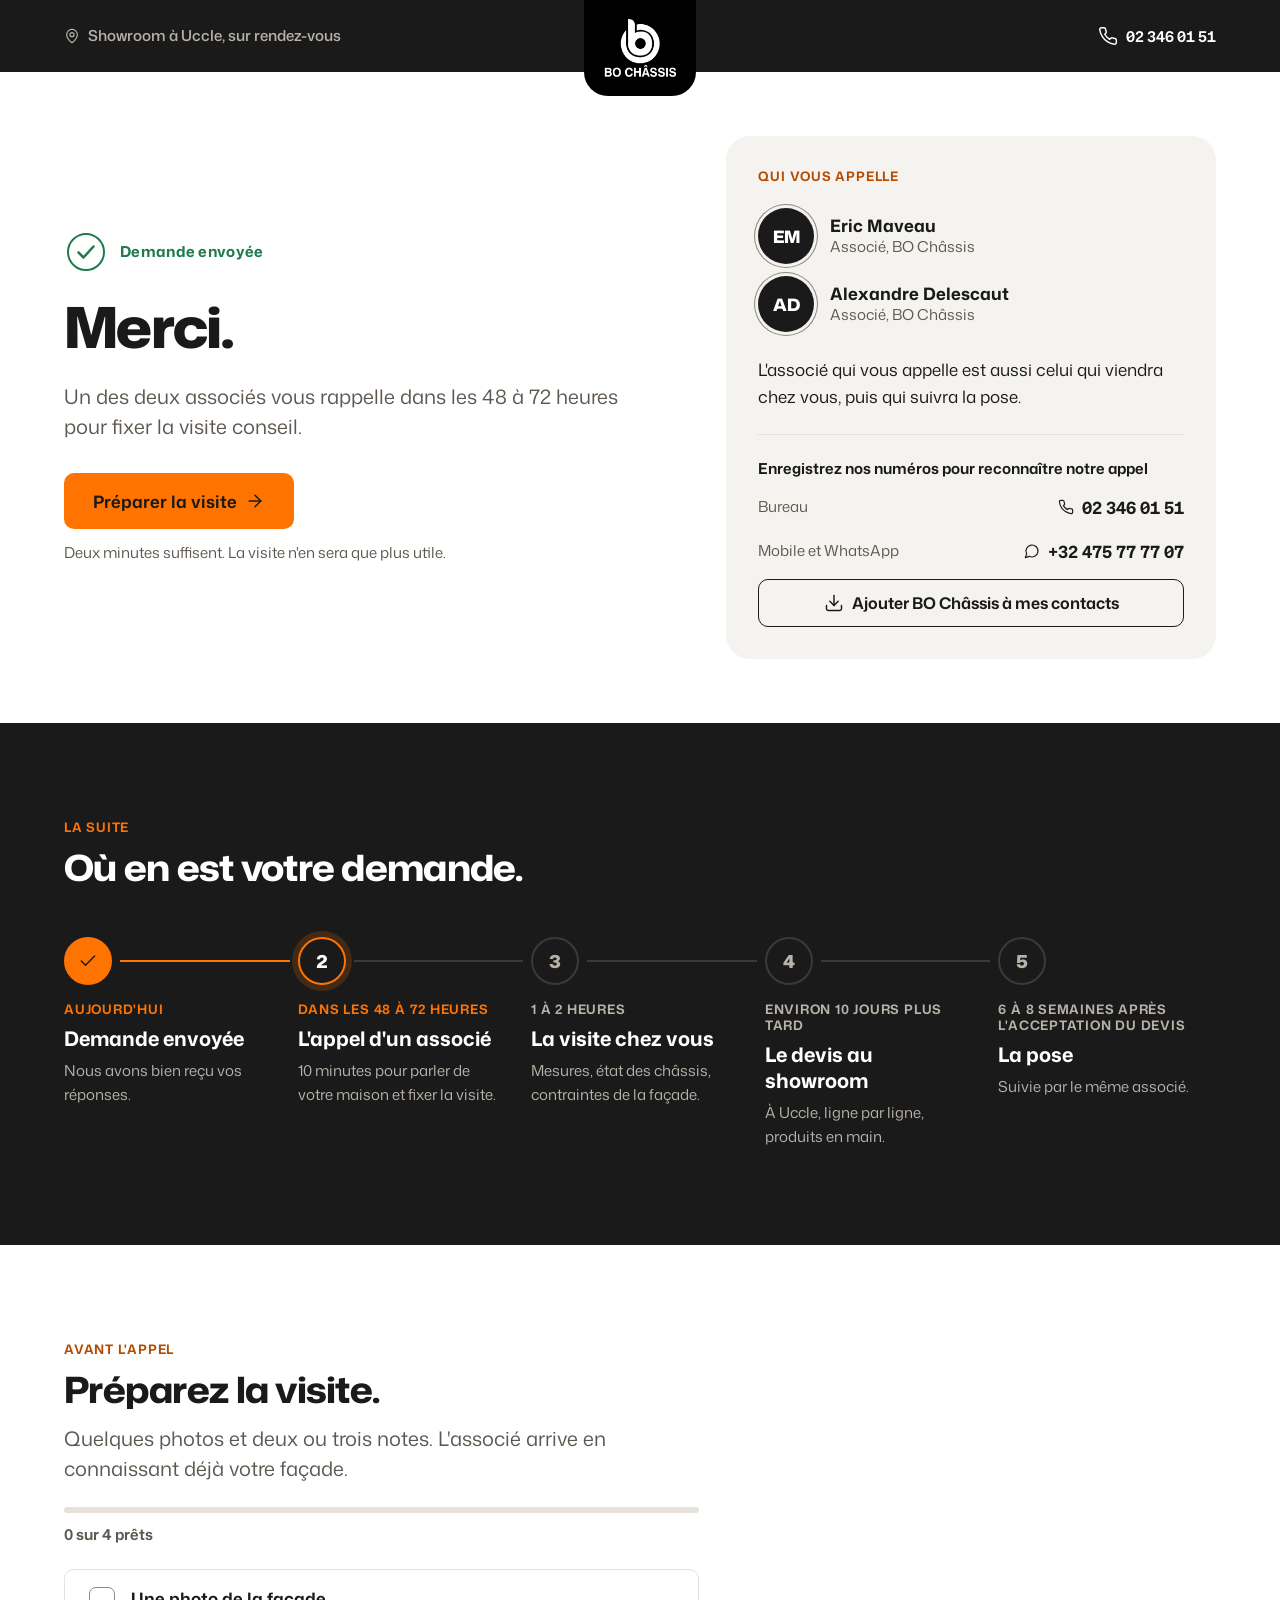
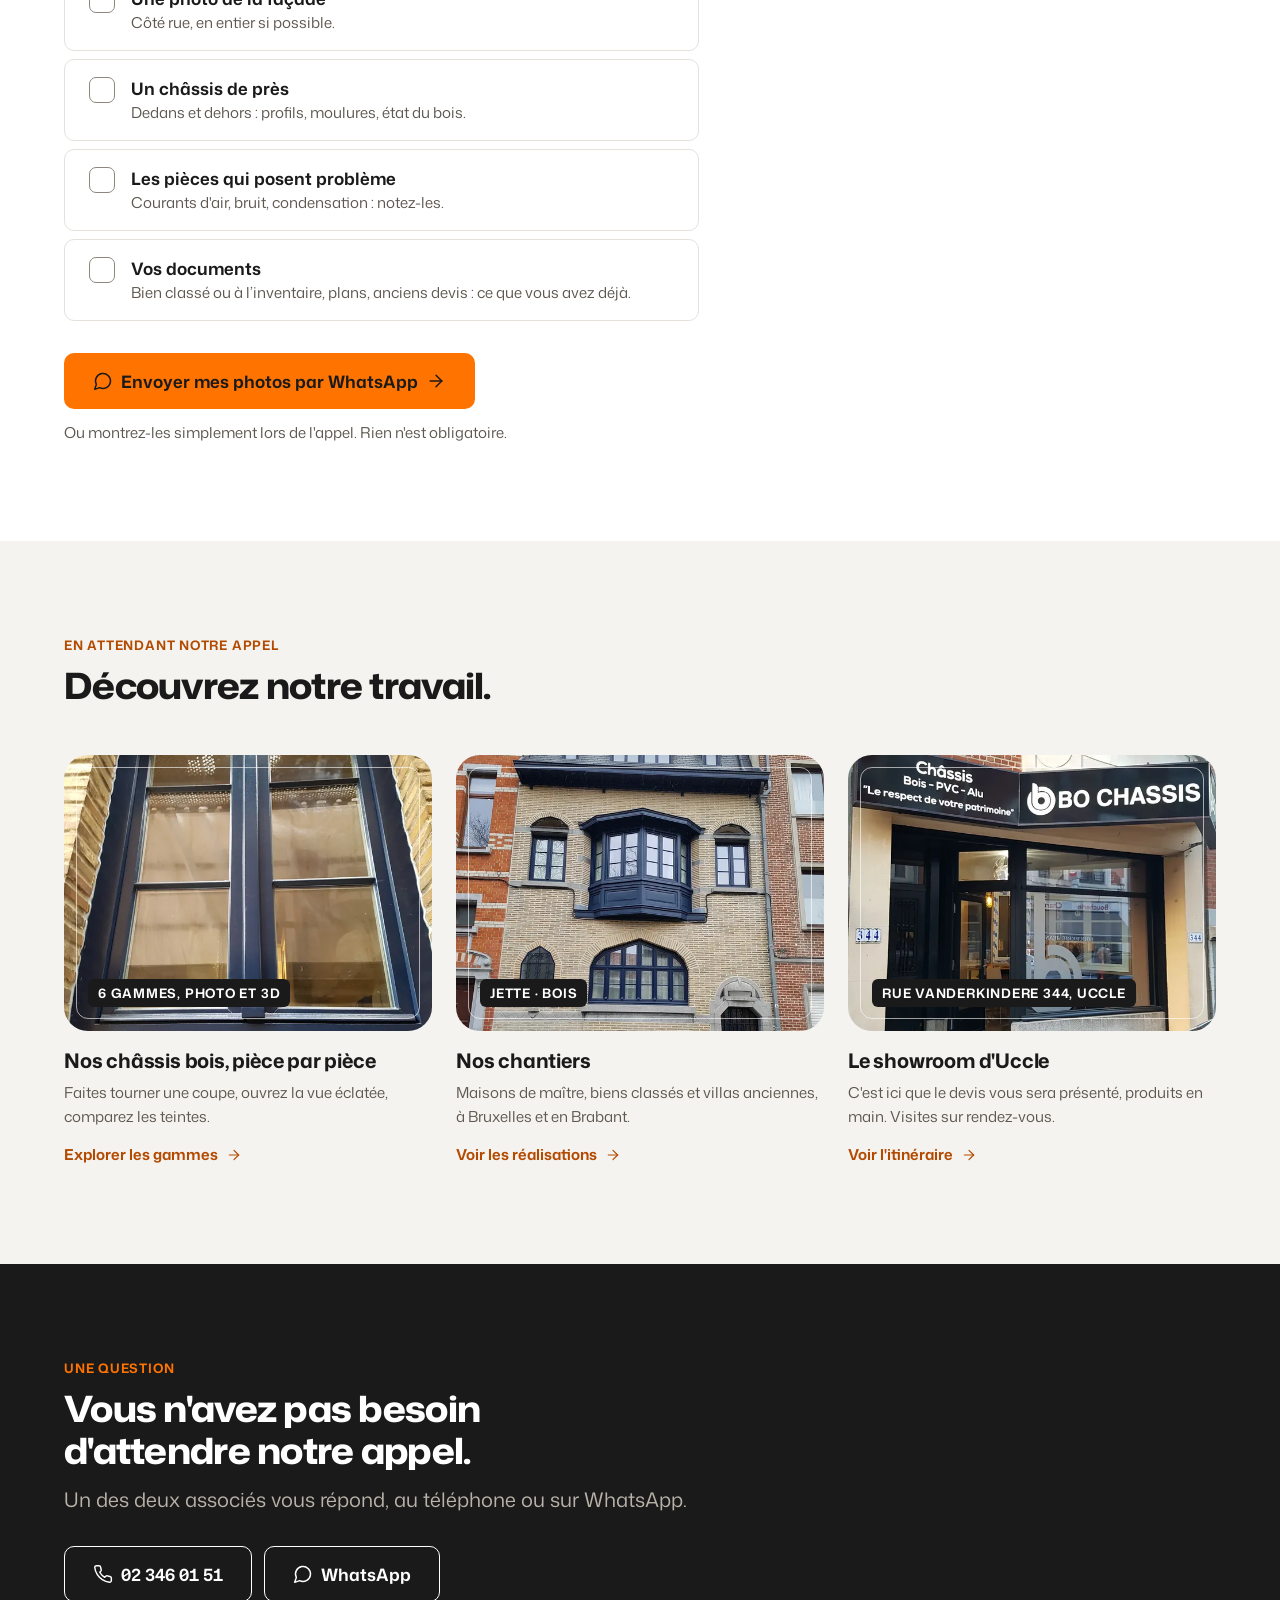
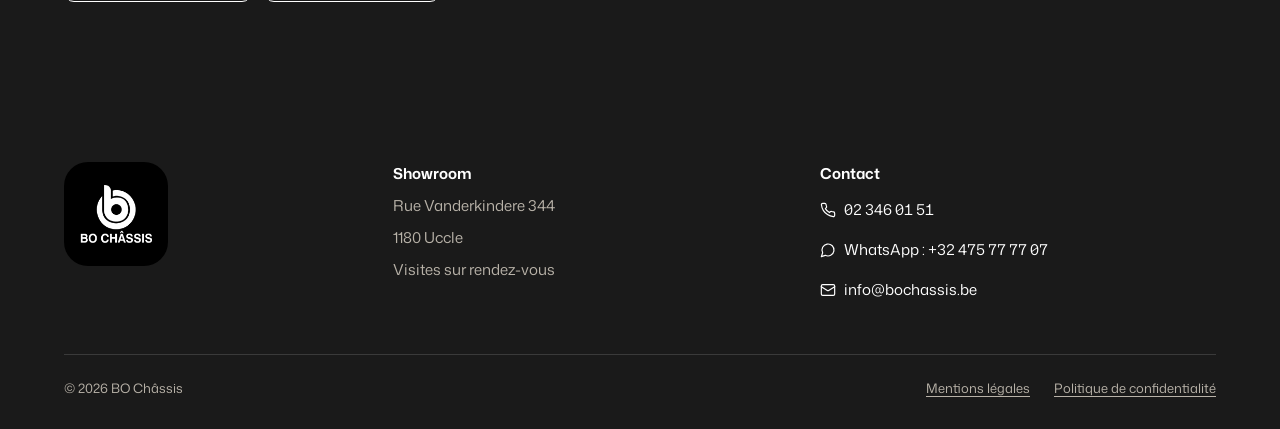
<file: merci/index.html>
<!doctype html>
<html lang="fr-BE">
<head>
<meta charset="utf-8">
<meta name="viewport" content="width=device-width, initial-scale=1">
<title>Merci, votre demande est envoyée | BO Châssis</title>
<meta name="description" content="Votre demande de visite conseil est envoyée. Un des deux associés de BO Châssis vous rappelle pour fixer la visite.">
<meta name="robots" content="noindex, nofollow">
<link rel="canonical" href="https://visit.bochassis.be/merci/">
<meta name="theme-color" content="#1a1a1a">
<meta name="format-detection" content="telephone=no">
<link rel="icon" href="/favicon.png" type="image/png">
<link rel="apple-touch-icon" href="/apple-touch-icon.png">
<link rel="manifest" href="/site.webmanifest">
<meta property="og:type" content="website">
<meta property="og:site_name" content="BO Châssis">
<meta property="og:locale" content="fr_BE">
<meta property="og:title" content="Merci, votre demande est envoyée | BO Châssis">
<meta property="og:description" content="Votre demande de visite conseil est envoyée. Un des deux associés de BO Châssis vous rappelle pour fixer la visite.">
<meta property="og:url" content="https://visit.bochassis.be/merci/">
<meta property="og:image" content="https://visit.bochassis.be/assets/og/chassis-bois.jpg">
<meta property="og:image:type" content="image/jpeg">
<meta property="og:image:width" content="1200">
<meta property="og:image:height" content="630">
<meta property="og:image:alt" content="Façade de maison de maître en briques claires avec ses châssis bois bleu nuit, Jette">
<meta name="twitter:card" content="summary_large_image">
<meta name="twitter:title" content="Merci, votre demande est envoyée | BO Châssis">
<meta name="twitter:description" content="Votre demande de visite conseil est envoyée. Un des deux associés de BO Châssis vous rappelle pour fixer la visite.">
<meta name="twitter:image" content="https://visit.bochassis.be/assets/og/chassis-bois.jpg">
<meta name="twitter:image:alt" content="Façade de maison de maître en briques claires avec ses châssis bois bleu nuit, Jette">
<link rel="preload" href="/assets/fonts/mona-sans-latin.woff2" as="font" type="font/woff2" crossorigin>
<link rel="stylesheet" href="/assets/css/landing.71519cfd19.css">
<script>window.dataLayer=window.dataLayer||[];function gtag(){dataLayer.push(arguments)}gtag('consent','default',{ad_storage:'denied',analytics_storage:'denied',ad_user_data:'denied',ad_personalization:'denied',wait_for_update:500});gtag('set','ads_data_redaction',true);try{var s=JSON.parse(localStorage.getItem('bo_consent')||'null');if(s&&(s.v==='granted'||s.v==='denied')&&Date.now()-s.t<182*864e5){gtag('consent','update',{ad_storage:s.v,analytics_storage:s.v,ad_user_data:s.v,ad_personalization:s.v});window.boConsent=s.v}}catch(e){}</script>
<script>window.BO_CONFIG={"hub":{"origin":"https://app.buildozer.be","siteKey":"site_a008c4fa04e5d09565803c54","formId":"edf987e0-b80b-4dcb-b24f-46a7d6ad303c","cmp":"buildozer-consent"},"gtmId":"GTM-NMVKG7NL","turnstile":"0x4AAAAAAFNXNtDgbqNBKeqH"};</script>
<script async src="https://app.buildozer.be/api/public/kit.js" data-site-key="site_a008c4fa04e5d09565803c54" data-cmp="buildozer-consent"></script>
<script>(function(w,d,s,l,i){w[l]=w[l]||[];w[l].push({'gtm.start':new Date().getTime(),event:'gtm.js'});var f=d.getElementsByTagName(s)[0],j=d.createElement(s),dl=l!='dataLayer'?'&l='+l:'';j.async=true;j.src='https://www.googletagmanager.com/gtm.js?id='+i+dl;f.parentNode.insertBefore(j,f);})(window,document,'script','dataLayer','GTM-NMVKG7NL');</script>
<script type="module" src="/assets/js/merci.4a62d68bb2.js"></script>
</head>
<body>
<noscript><iframe src="https://www.googletagmanager.com/ns.html?id=GTM-NMVKG7NL" height="0" width="0" style="display:none;visibility:hidden"></iframe></noscript>
<div id="app"><div class="lp" style="width:100%;min-height:100vh;font-family:'Mona Sans', 'Helvetica Neue', Arial, sans-serif;color:#1a1a1a;background:#ffffff;"><header class="hd"><div class="wrap hd__inner"><p class="hd__note" style="margin:0;"><svg class="ic ic--sm" viewBox="0 0 24 24" aria-hidden="true"><path d="M20 10c0 4.993-5.539 10.193-7.399 11.799a1 1 0 0 1-1.202 0C9.539 20.193 4 14.993 4 10a8 8 0 0 1 16 0"></path><circle cx="12" cy="10" r="3"></circle></svg><span>Showroom à Uccle, sur rendez-vous</span></p><a class="logo-tab" href="/chassis-bois/" aria-label="BO Châssis, retour à la page"><img src="/assets/img/0a56fe7369133a8e666bd60ec28c0fcc.webp" alt="BO Châssis" width="139" height="111" decoding="async"/></a><div class="hd__end"><a class="hd__tel" href="tel:+3223460151" aria-label="Appeler un associé au 02 346 01 51"><svg class="ic ic-ring" viewBox="0 0 24 24" aria-hidden="true"><path d="M22 16.92v3a2 2 0 0 1-2.18 2 19.79 19.79 0 0 1-8.63-3.07 19.5 19.5 0 0 1-6-6 19.79 19.79 0 0 1-3.07-8.67A2 2 0 0 1 4.11 2h3a2 2 0 0 1 2 1.72 12.84 12.84 0 0 0 .7 2.81 2 2 0 0 1-.45 2.11L8.09 9.91a16 16 0 0 0 6 6l1.27-1.27a2 2 0 0 1 2.11-.45 12.84 12.84 0 0 0 2.81.7A2 2 0 0 1 22 16.92z"></path></svg><span class="hd__tel-label">02 346 01 51</span></a></div></div></header><main><section class="ty-hero" aria-labelledby="ty-title"><div class="wrap ty-hero__grid"><div class="ty-hero__copy"><p class="ty-ok" role="status"><svg viewBox="0 0 44 44" aria-hidden="true"><circle class="ty-ok__ring" cx="22" cy="22" r="18"></circle><path class="ty-ok__check" d="M14.5 22.5l5 5 10-11"></path></svg><span>Demande envoyée</span></p><h1 class="display-xl" id="ty-title"><span class="sc-interp">Merci.</span></h1><p class="lead"><span class="sc-interp">Un des deux associés vous rappelle dans les 48 à 72 heures pour fixer la visite conseil.</span></p><div class="ty-hero__actions"><a class="btn btn--primary btn--lg" href="#preparer"><span>Préparer la visite</span><svg class="ic ic-arrow" viewBox="0 0 24 24" aria-hidden="true"><path d="M5 12h14"></path><path d="m12 5 7 7-7 7"></path></svg></a><p class="body-s">Deux minutes suffisent. La visite n'en sera que plus utile.</p></div></div><aside class="ty-caller" aria-labelledby="ty-caller-title"><p class="label eyebrow" id="ty-caller-title" style="margin:0;">Qui vous appelle</p><div class="ty-people"><div class="ty-person"><span class="ty-avatar" aria-hidden="true">EM</span><span class="ty-person__text"><strong>Eric Maveau</strong><span>Associé, BO Châssis</span></span></div><div class="ty-person"><span class="ty-avatar" aria-hidden="true">AD</span><span class="ty-person__text"><strong>Alexandre Delescaut</strong><span>Associé, BO Châssis</span></span></div></div><p class="body" style="margin:0;">L'associé qui vous appelle est aussi celui qui viendra chez vous, puis qui suivra la pose.</p><div class="ty-numbers"><p class="ty-numbers__title">Enregistrez nos numéros pour reconnaître notre appel</p><div class="ty-number"><span>Bureau</span><a href="tel:+3223460151"><svg class="ic ic--sm ic-ring" viewBox="0 0 24 24" aria-hidden="true"><path d="M22 16.92v3a2 2 0 0 1-2.18 2 19.79 19.79 0 0 1-8.63-3.07 19.5 19.5 0 0 1-6-6 19.79 19.79 0 0 1-3.07-8.67A2 2 0 0 1 4.11 2h3a2 2 0 0 1 2 1.72 12.84 12.84 0 0 0 .7 2.81 2 2 0 0 1-.45 2.11L8.09 9.91a16 16 0 0 0 6 6l1.27-1.27a2 2 0 0 1 2.11-.45 12.84 12.84 0 0 0 2.81.7A2 2 0 0 1 22 16.92z"></path></svg>02 346 01 51</a></div><div class="ty-number"><span>Mobile et WhatsApp</span><a href="https://wa.me/32475777707?text=Bonjour%2C%20j%E2%80%99ai%20une%20question%20sur%20ma%20demande%20de%20visite%20conseil." target="_blank" rel="noopener"><svg class="ic ic--sm ic-chat" viewBox="0 0 24 24" aria-hidden="true"><path d="M7.9 20A9 9 0 1 0 4 16.1L2 22Z"></path><g class="ic-chat__dots"><circle cx="8" cy="12" r="1.1"></circle><circle cx="12" cy="12" r="1.1"></circle><circle cx="16" cy="12" r="1.1"></circle></g></svg>+32 475 77 77 07</a></div><button class="btn btn--secondary" type="button"><svg class="ic" viewBox="0 0 24 24" aria-hidden="true"><path d="M21 15v4a2 2 0 0 1-2 2H5a2 2 0 0 1-2-2v-4"></path><path d="M7 10l5 5 5-5"></path><path d="M12 15V3"></path></svg><span>Ajouter BO Châssis à mes contacts</span></button></div></aside></div></section><section class="section section--dark" aria-labelledby="ty-steps-title"><div class="wrap"><div class="heading section-head"><span class="label eyebrow">La suite</span><h2 class="h1" id="ty-steps-title">Où en est votre demande.</h2></div><ol class="ty-steps"><li class="ty-step is-done"><span class="ty-step__dot"><svg class="ic" viewBox="0 0 24 24" aria-hidden="true"><path d="M20 6 9 17l-5-5"></path></svg></span><span class="ty-step__line" aria-hidden="true"><span class="ty-step__fill"></span></span><div class="ty-step__body"><span class="ty-step__when">Aujourd'hui</span><h3 class="ty-step__title">Demande envoyée</h3><p class="ty-step__text">Nous avons bien reçu vos réponses.</p></div></li><li class="ty-step is-next"><span class="ty-step__dot">2</span><span class="ty-step__line" aria-hidden="true"><span class="ty-step__fill"></span></span><div class="ty-step__body"><span class="ty-step__when">Dans les 48 à 72 heures</span><h3 class="ty-step__title">L'appel d'un associé</h3><p class="ty-step__text"><span class="sc-interp">10 minutes pour parler de votre maison et fixer la visite.</span></p></div></li><li class="ty-step"><span class="ty-step__dot">3</span><span class="ty-step__line" aria-hidden="true"><span class="ty-step__fill"></span></span><div class="ty-step__body"><span class="ty-step__when"><span class="sc-interp">1 à 2 heures</span></span><h3 class="ty-step__title">La visite chez vous</h3><p class="ty-step__text"><span class="sc-interp">Mesures, état des châssis, contraintes de la façade.</span></p></div></li><li class="ty-step"><span class="ty-step__dot">4</span><span class="ty-step__line" aria-hidden="true"><span class="ty-step__fill"></span></span><div class="ty-step__body"><span class="ty-step__when"><span class="sc-interp">Environ 10 jours plus tard</span></span><h3 class="ty-step__title">Le devis au showroom</h3><p class="ty-step__text"><span class="sc-interp">À Uccle, ligne par ligne, produits en main.</span></p></div></li><li class="ty-step"><span class="ty-step__dot">5</span><div class="ty-step__body"><span class="ty-step__when"><span class="sc-interp">6 à 8 semaines après l'acceptation du devis</span></span><h3 class="ty-step__title">La pose</h3><p class="ty-step__text">Suivie par le même associé.</p></div></li></ol></div></section><section class="section" id="preparer" aria-labelledby="ty-prep-title"><div class="wrap ty-prep-grid"><div class="ty-prep"><div class="heading"><span class="label eyebrow">Avant l'appel</span><h2 class="h1" id="ty-prep-title">Préparez la visite.</h2><p class="lead"><span class="sc-interp">Quelques photos et deux ou trois notes. L'associé arrive en connaissant déjà votre façade.</span></p></div><div class="ty-progress" aria-hidden="true"><span class="ty-progress__bar" style="width:0%;"></span></div><p class="ty-progress__label" aria-live="polite"><span class="sc-interp">0 sur 4 prêts</span></p><div class="ty-checklist" role="group" aria-labelledby="ty-prep-title"><label class="ty-check "><input type="checkbox"/><span class="ty-check__box" aria-hidden="true"><svg viewBox="0 0 24 24"><path d="M20 6 9 17l-5-5"></path></svg></span><span class="ty-check__text"><strong><span class="sc-interp">Une photo de la façade</span></strong><span><span class="sc-interp">Côté rue, en entier si possible.</span></span></span></label><label class="ty-check "><input type="checkbox"/><span class="ty-check__box" aria-hidden="true"><svg viewBox="0 0 24 24"><path d="M20 6 9 17l-5-5"></path></svg></span><span class="ty-check__text"><strong><span class="sc-interp">Un châssis de près</span></strong><span><span class="sc-interp">Dedans et dehors : profils, moulures, état du bois.</span></span></span></label><label class="ty-check "><input type="checkbox"/><span class="ty-check__box" aria-hidden="true"><svg viewBox="0 0 24 24"><path d="M20 6 9 17l-5-5"></path></svg></span><span class="ty-check__text"><strong><span class="sc-interp">Les pièces qui posent problème</span></strong><span><span class="sc-interp">Courants d'air, bruit, condensation : notez-les.</span></span></span></label><label class="ty-check "><input type="checkbox"/><span class="ty-check__box" aria-hidden="true"><svg viewBox="0 0 24 24"><path d="M20 6 9 17l-5-5"></path></svg></span><span class="ty-check__text"><strong><span class="sc-interp">Vos documents</span></strong><span><span class="sc-interp">Bien classé ou à l’inventaire, plans, anciens devis : ce que vous avez déjà.</span></span></span></label></div><div class="ty-send"><a class="btn btn--primary btn--lg" href="https://wa.me/32475777707?text=Bonjour%2C%20je%20viens%20de%20demander%20une%20visite%20conseil.%20Voici%20des%20photos%20de%20ma%20fa%C3%A7ade%20et%20de%20mes%20ch%C3%A2ssis." target="_blank" rel="noopener"><svg class="ic ic-chat" viewBox="0 0 24 24" aria-hidden="true"><path d="M7.9 20A9 9 0 1 0 4 16.1L2 22Z"></path><g class="ic-chat__dots"><circle cx="8" cy="12" r="1.1"></circle><circle cx="12" cy="12" r="1.1"></circle><circle cx="16" cy="12" r="1.1"></circle></g></svg><span>Envoyer mes photos par WhatsApp</span><svg class="ic ic-arrow" viewBox="0 0 24 24" aria-hidden="true"><path d="M5 12h14"></path><path d="m12 5 7 7-7 7"></path></svg></a><p class="body-s">Ou montrez-les simplement lors de l'appel. Rien n'est obligatoire.</p></div></div></div></section><section class="section section--alt" aria-labelledby="ty-wait-title"><div class="wrap"><div class="heading section-head"><span class="label eyebrow">En attendant notre appel</span><h2 class="h1" id="ty-wait-title">Découvrez notre travail.</h2></div><div class="ty-cards"><a class="ty-card" href="/chassis-bois/#gammes"><figure class="frame"><img src="/assets/img/f6ec9d50facc6e007887191cdbbf70d5.webp" alt="Châssis bois bleu nuit à petits bois sur appui en pierre bleue, briques claires, Jette" width="768" height="1024" loading="lazy" sizes="(max-width: 640px) 100vw, (max-width: 1023px) 50vw, 400px" srcset="/assets/img/f6ec9d50facc6e007887191cdbbf70d5-640w.webp 640w, /assets/img/f6ec9d50facc6e007887191cdbbf70d5-1024w.webp 1024w, /assets/img/f6ec9d50facc6e007887191cdbbf70d5.webp 1600w" decoding="async"/><span class="frame__tag"><span class="sc-interp">6 gammes, photo et 3D</span></span></figure><span class="ty-card__body"><span class="card__title"><span class="sc-interp">Nos châssis bois, pièce par pièce</span></span><span class="card__text"><span class="sc-interp">Faites tourner une coupe, ouvrez la vue éclatée, comparez les teintes.</span></span><span class="ty-card__more"><span class="sc-interp">Explorer les gammes</span><svg class="ic ic--sm ic-arrow" viewBox="0 0 24 24" aria-hidden="true"><path d="M5 12h14"></path><path d="m12 5 7 7-7 7"></path></svg></span></span></a><a class="ty-card" href="/chassis-bois/#realisations"><figure class="frame"><img src="/assets/img/509334d98a0ed20540889fd169bc0f65.webp" alt="Façade de maison de maître en briques claires avec oriel et fenêtre cintrée, châssis bois bleu nuit, Jette" width="768" height="1024" loading="lazy" sizes="(max-width: 640px) 100vw, (max-width: 1023px) 50vw, 400px" srcset="/assets/img/509334d98a0ed20540889fd169bc0f65-640w.webp 640w, /assets/img/509334d98a0ed20540889fd169bc0f65-1024w.webp 1024w, /assets/img/509334d98a0ed20540889fd169bc0f65.webp 1600w" decoding="async"/><span class="frame__tag"><span class="sc-interp">Jette · Bois</span></span></figure><span class="ty-card__body"><span class="card__title"><span class="sc-interp">Nos chantiers</span></span><span class="card__text"><span class="sc-interp">Maisons de maître, biens classés et villas anciennes, à Bruxelles et en Brabant.</span></span><span class="ty-card__more"><span class="sc-interp">Voir les réalisations</span><svg class="ic ic--sm ic-arrow" viewBox="0 0 24 24" aria-hidden="true"><path d="M5 12h14"></path><path d="m12 5 7 7-7 7"></path></svg></span></span></a><a class="ty-card ty-card--showroom" href="https://www.google.com/maps/dir/?api=1&amp;destination=Rue%20Vanderkindere%20344%2C%201180%20Uccle" target="_blank" rel="noopener"><figure class="frame"><img src="/assets/img/de197be1b0e6cf4413609bebb434febb.webp" alt="Vitrine du showroom BO Châssis, rue Vanderkindere à Uccle" width="2400" height="1800" loading="lazy" sizes="(max-width: 640px) 100vw, (max-width: 1023px) 50vw, 400px" srcset="/assets/img/de197be1b0e6cf4413609bebb434febb-640w.webp 640w, /assets/img/de197be1b0e6cf4413609bebb434febb-1024w.webp 1024w, /assets/img/de197be1b0e6cf4413609bebb434febb.webp 1600w" decoding="async"/><span class="frame__tag">Rue Vanderkindere 344, Uccle</span></figure><span class="ty-card__body"><span class="card__title">Le showroom d'Uccle</span><span class="card__text">C'est ici que le devis vous sera présenté, produits en main. Visites sur rendez-vous.</span><span class="ty-card__more">Voir l'itinéraire<svg class="ic ic--sm ic-arrow" viewBox="0 0 24 24" aria-hidden="true"><path d="M5 12h14"></path><path d="m12 5 7 7-7 7"></path></svg></span></span></a></div><div class="swipe-dots" data-dots-for="ty-cards" aria-hidden="true"></div></div></section><section class="section section--dark" aria-labelledby="ty-q-title"><div class="wrap ty-question"><div class="heading"><span class="label eyebrow">Une question</span><h2 class="h1" id="ty-q-title">Vous n'avez pas besoin d'attendre notre appel.</h2><p class="lead">Un des deux associés vous répond, au téléphone ou sur WhatsApp.</p></div><div class="aside-contact__row"><a class="btn btn--on-dark btn--lg" href="tel:+3223460151"><svg class="ic ic-ring" viewBox="0 0 24 24" aria-hidden="true"><path d="M22 16.92v3a2 2 0 0 1-2.18 2 19.79 19.79 0 0 1-8.63-3.07 19.5 19.5 0 0 1-6-6 19.79 19.79 0 0 1-3.07-8.67A2 2 0 0 1 4.11 2h3a2 2 0 0 1 2 1.72 12.84 12.84 0 0 0 .7 2.81 2 2 0 0 1-.45 2.11L8.09 9.91a16 16 0 0 0 6 6l1.27-1.27a2 2 0 0 1 2.11-.45 12.84 12.84 0 0 0 2.81.7A2 2 0 0 1 22 16.92z"></path></svg><span class="tnum">02 346 01 51</span></a><a class="btn btn--on-dark btn--lg" href="https://wa.me/32475777707?text=Bonjour%2C%20j%E2%80%99ai%20une%20question%20sur%20ma%20demande%20de%20visite%20conseil." target="_blank" rel="noopener"><svg class="ic ic-chat" viewBox="0 0 24 24" aria-hidden="true"><path d="M7.9 20A9 9 0 1 0 4 16.1L2 22Z"></path><g class="ic-chat__dots"><circle cx="8" cy="12" r="1.1"></circle><circle cx="12" cy="12" r="1.1"></circle><circle cx="16" cy="12" r="1.1"></circle></g></svg><span>WhatsApp</span></a></div></div></section></main><footer class="ft"><div class="wrap"><div class="ft__grid"><div><div class="ft__logo"><img src="/assets/img/0a56fe7369133a8e666bd60ec28c0fcc.webp" alt="BO Châssis" width="139" height="111" loading="lazy" decoding="async"/></div></div><div class="ft__col"><strong>Showroom</strong><span>Rue Vanderkindere 344</span><span>1180 Uccle</span><span>Visites sur rendez-vous</span></div><div class="ft__col ft__contact"><strong>Contact</strong><a href="tel:+3223460151"><svg class="ic ic--sm ic-ring" viewBox="0 0 24 24" aria-hidden="true"><path d="M22 16.92v3a2 2 0 0 1-2.18 2 19.79 19.79 0 0 1-8.63-3.07 19.5 19.5 0 0 1-6-6 19.79 19.79 0 0 1-3.07-8.67A2 2 0 0 1 4.11 2h3a2 2 0 0 1 2 1.72 12.84 12.84 0 0 0 .7 2.81 2 2 0 0 1-.45 2.11L8.09 9.91a16 16 0 0 0 6 6l1.27-1.27a2 2 0 0 1 2.11-.45 12.84 12.84 0 0 0 2.81.7A2 2 0 0 1 22 16.92z"></path></svg><span class="tnum">02 346 01 51</span></a><a href="https://wa.me/32475777707?text=Bonjour%2C%20j%E2%80%99ai%20une%20question%20sur%20ma%20demande%20de%20visite%20conseil." target="_blank" rel="noopener"><svg class="ic ic--sm ic-chat" viewBox="0 0 24 24" aria-hidden="true"><path d="M7.9 20A9 9 0 1 0 4 16.1L2 22Z"></path><g class="ic-chat__dots"><circle cx="8" cy="12" r="1.1"></circle><circle cx="12" cy="12" r="1.1"></circle><circle cx="16" cy="12" r="1.1"></circle></g></svg><span class="tnum">WhatsApp : +32 475 77 77 07</span></a><a href="mailto:info@bochassis.be"><svg class="ic ic--sm" viewBox="0 0 24 24" aria-hidden="true"><rect width="20" height="16" x="2" y="4" rx="2"></rect><path d="m22 7-8.97 5.7a1.94 1.94 0 0 1-2.06 0L2 7"></path></svg><span>info@bochassis.be</span></a></div></div><div class="ft__bottom"><span>© 2026 BO Châssis</span><div class="ft__legal"><a href="https://bochassis.be/mentions-legales/">Mentions légales</a><a href="https://bochassis.be/politique-de-confidentialite/">Politique de confidentialité</a></div></div></div></footer></div></div>
</body>
</html>
</file>
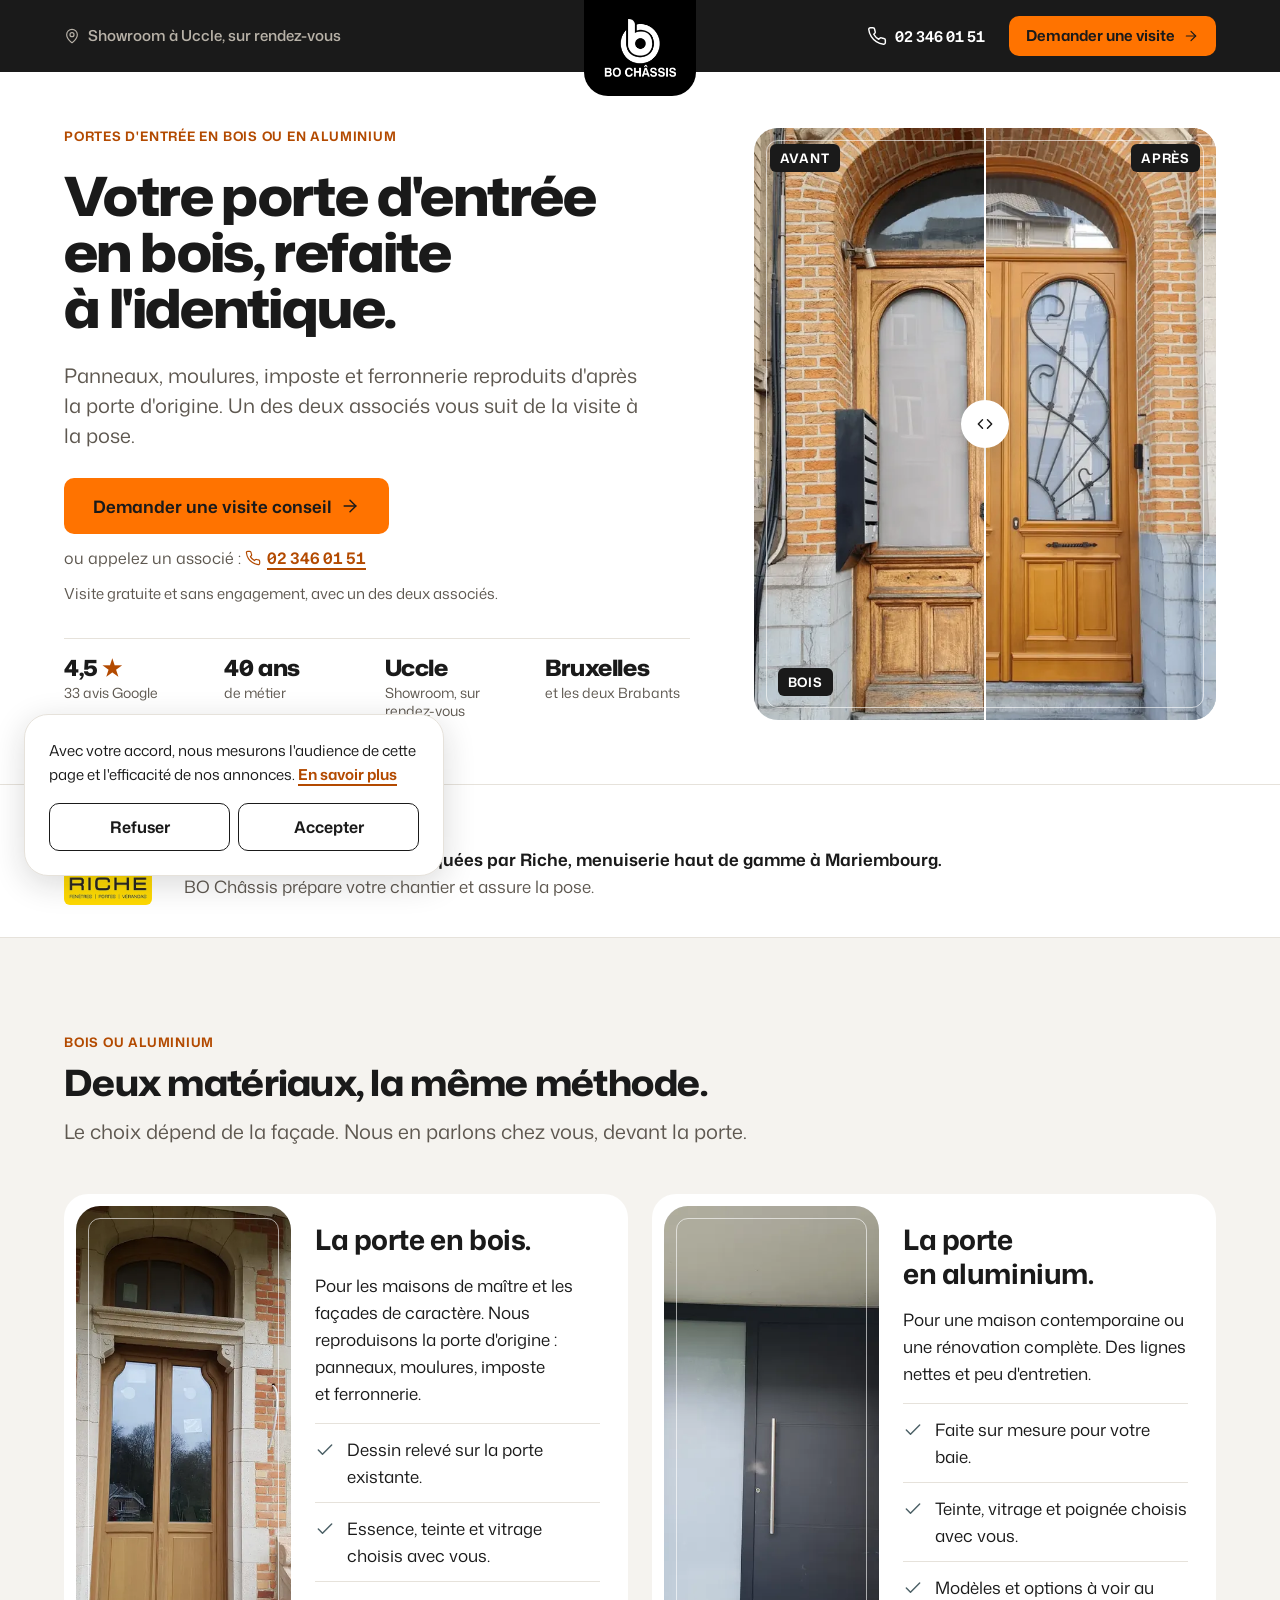
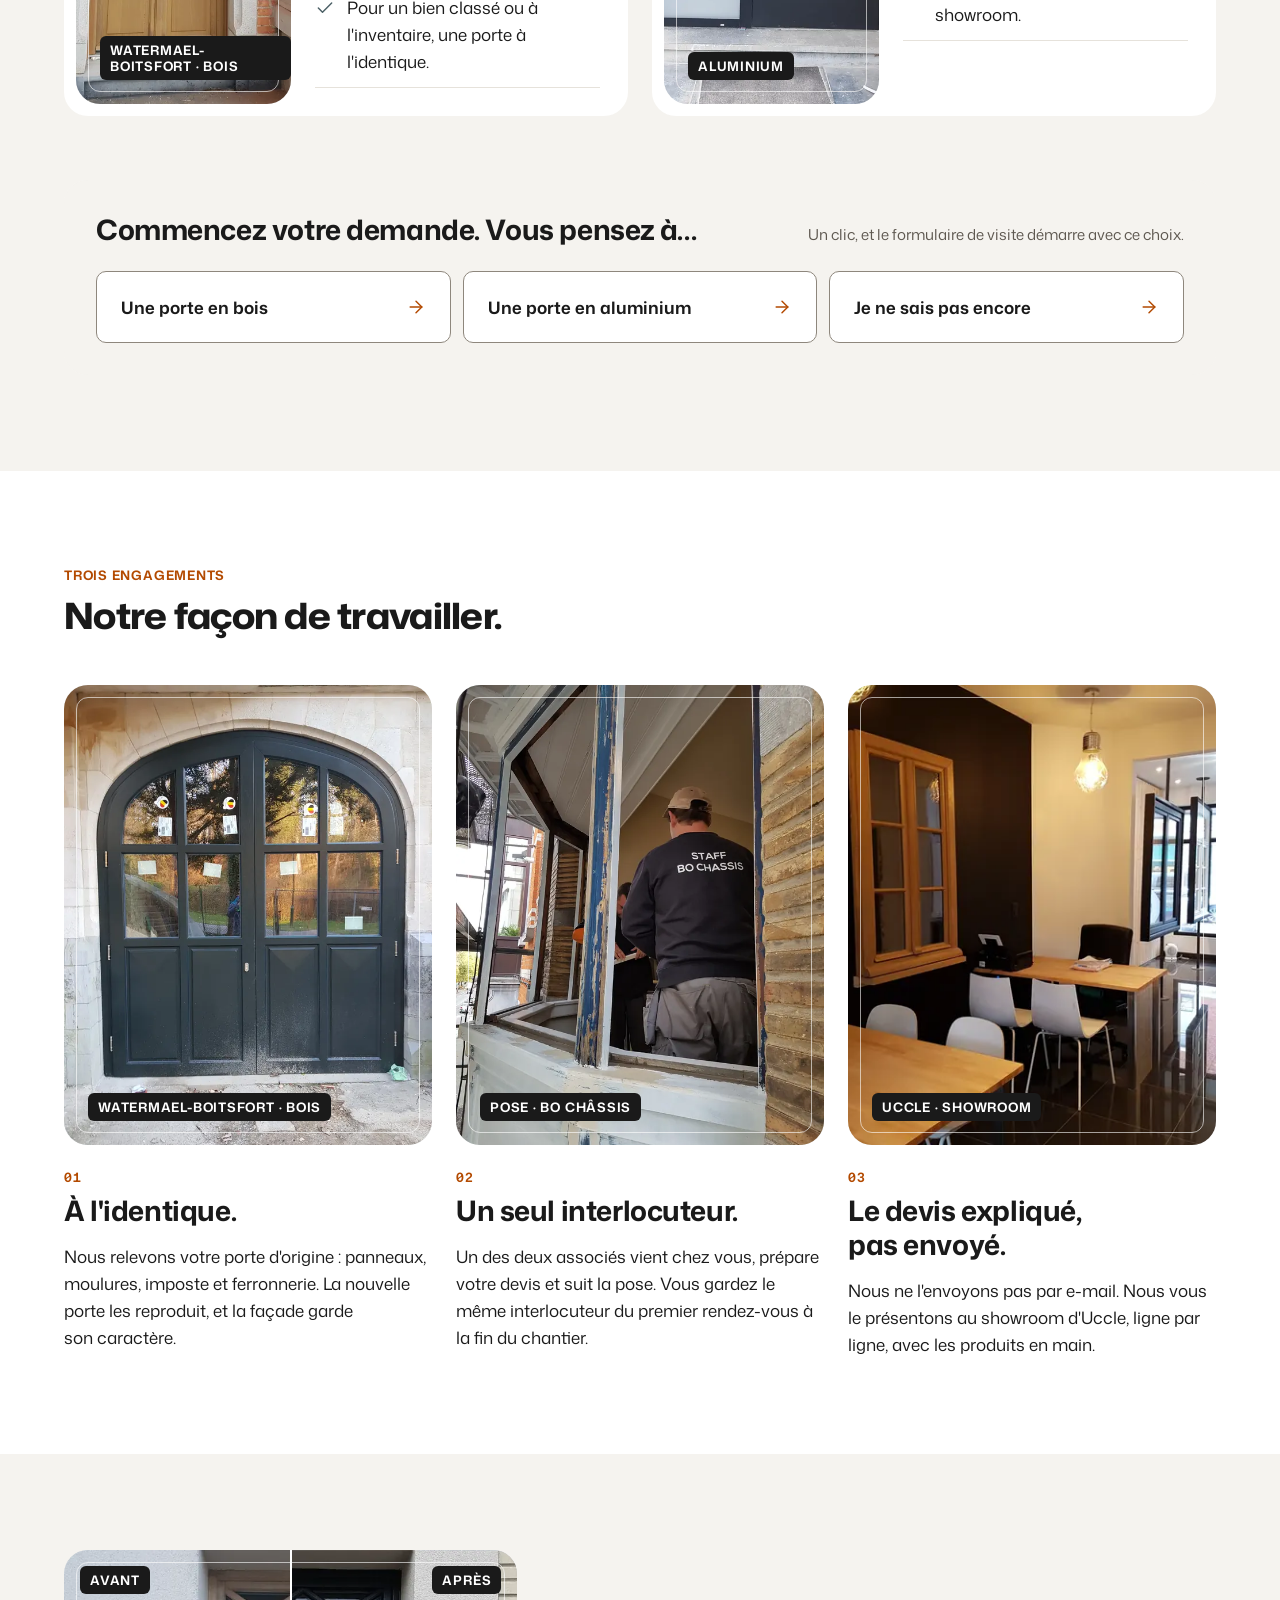
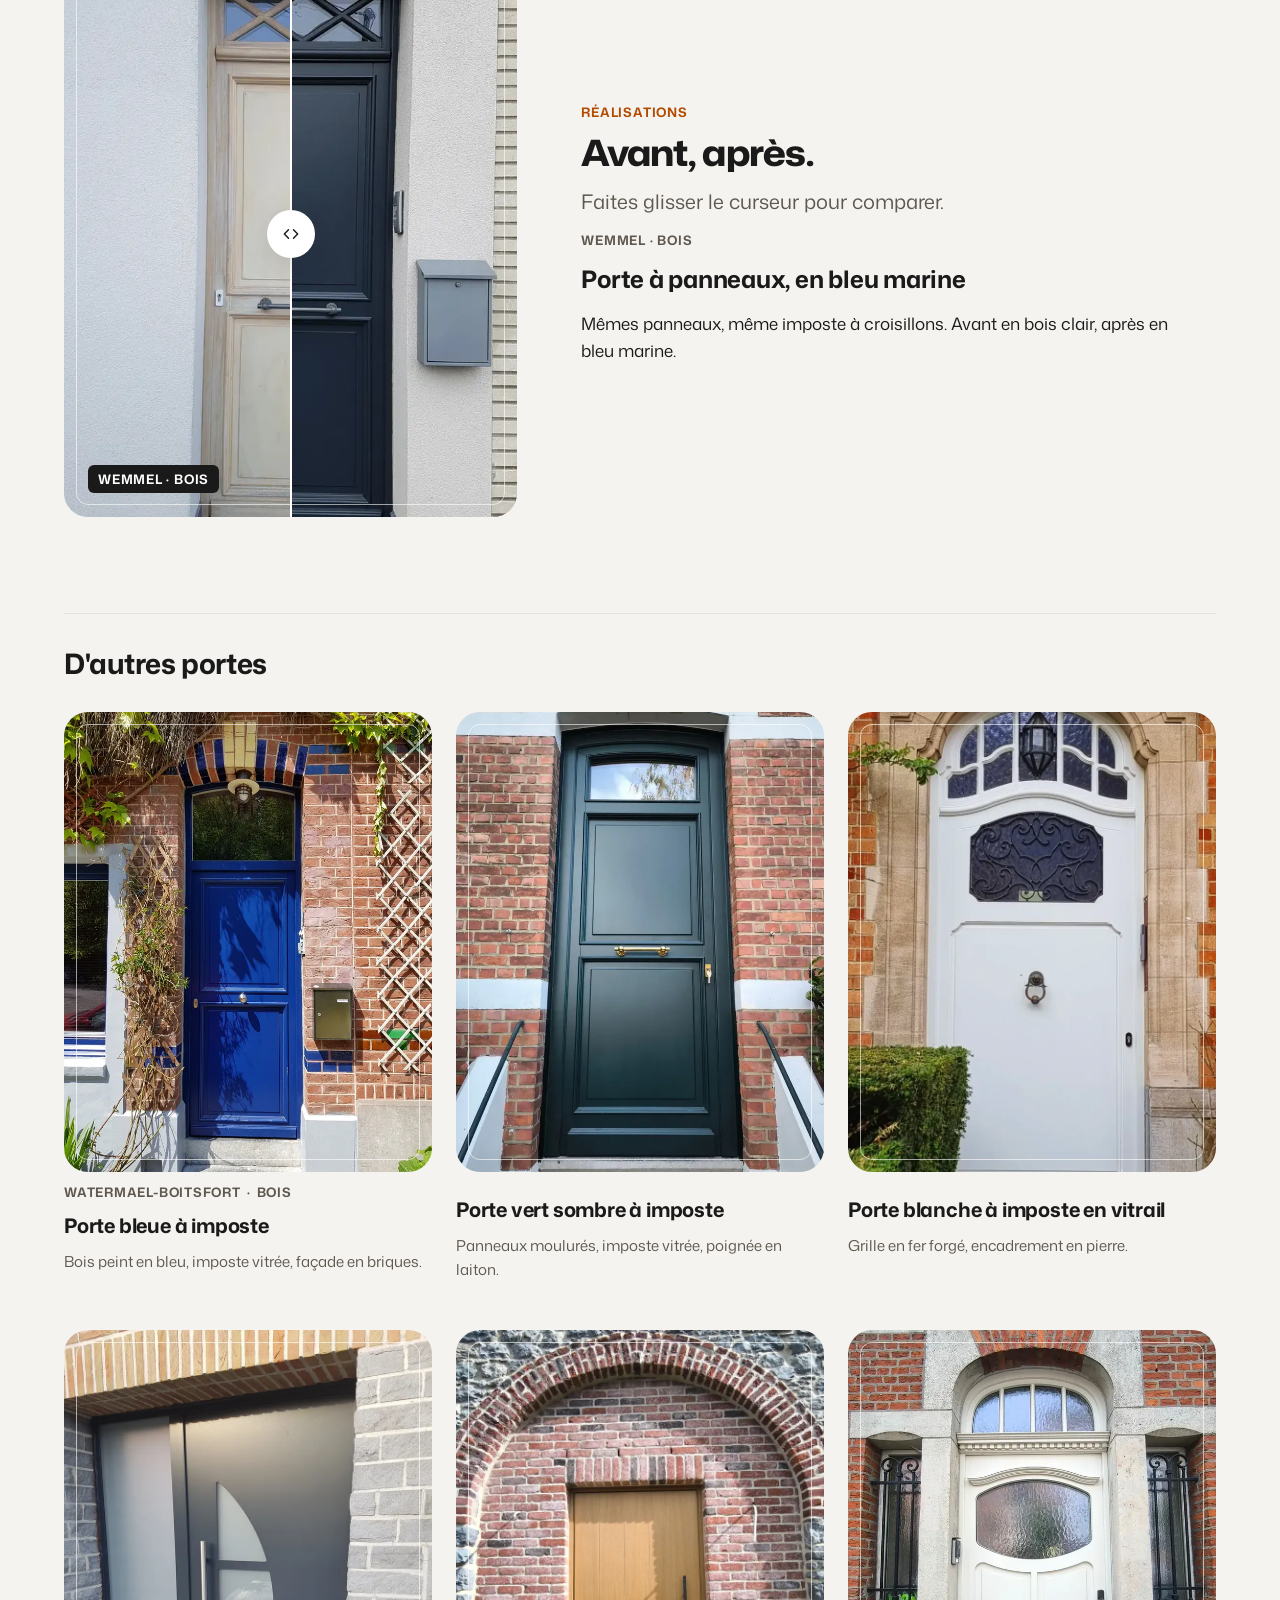
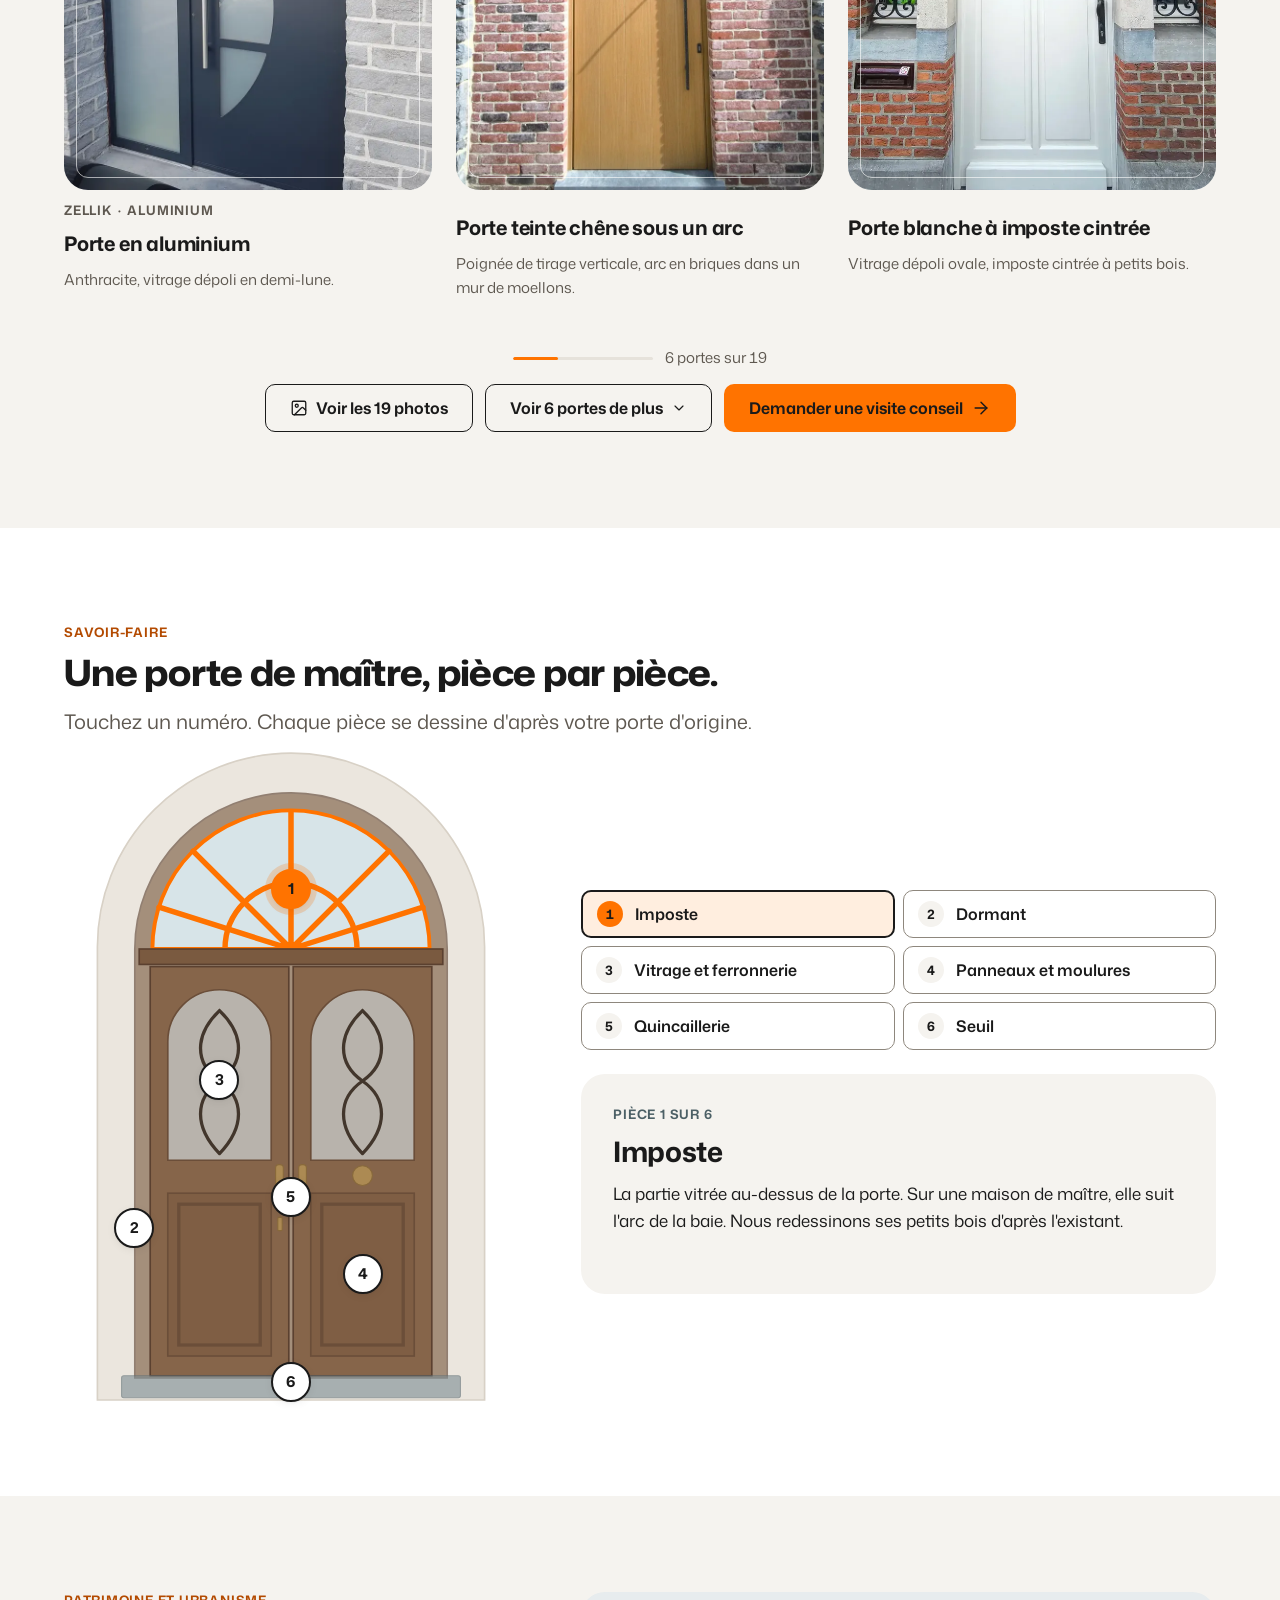
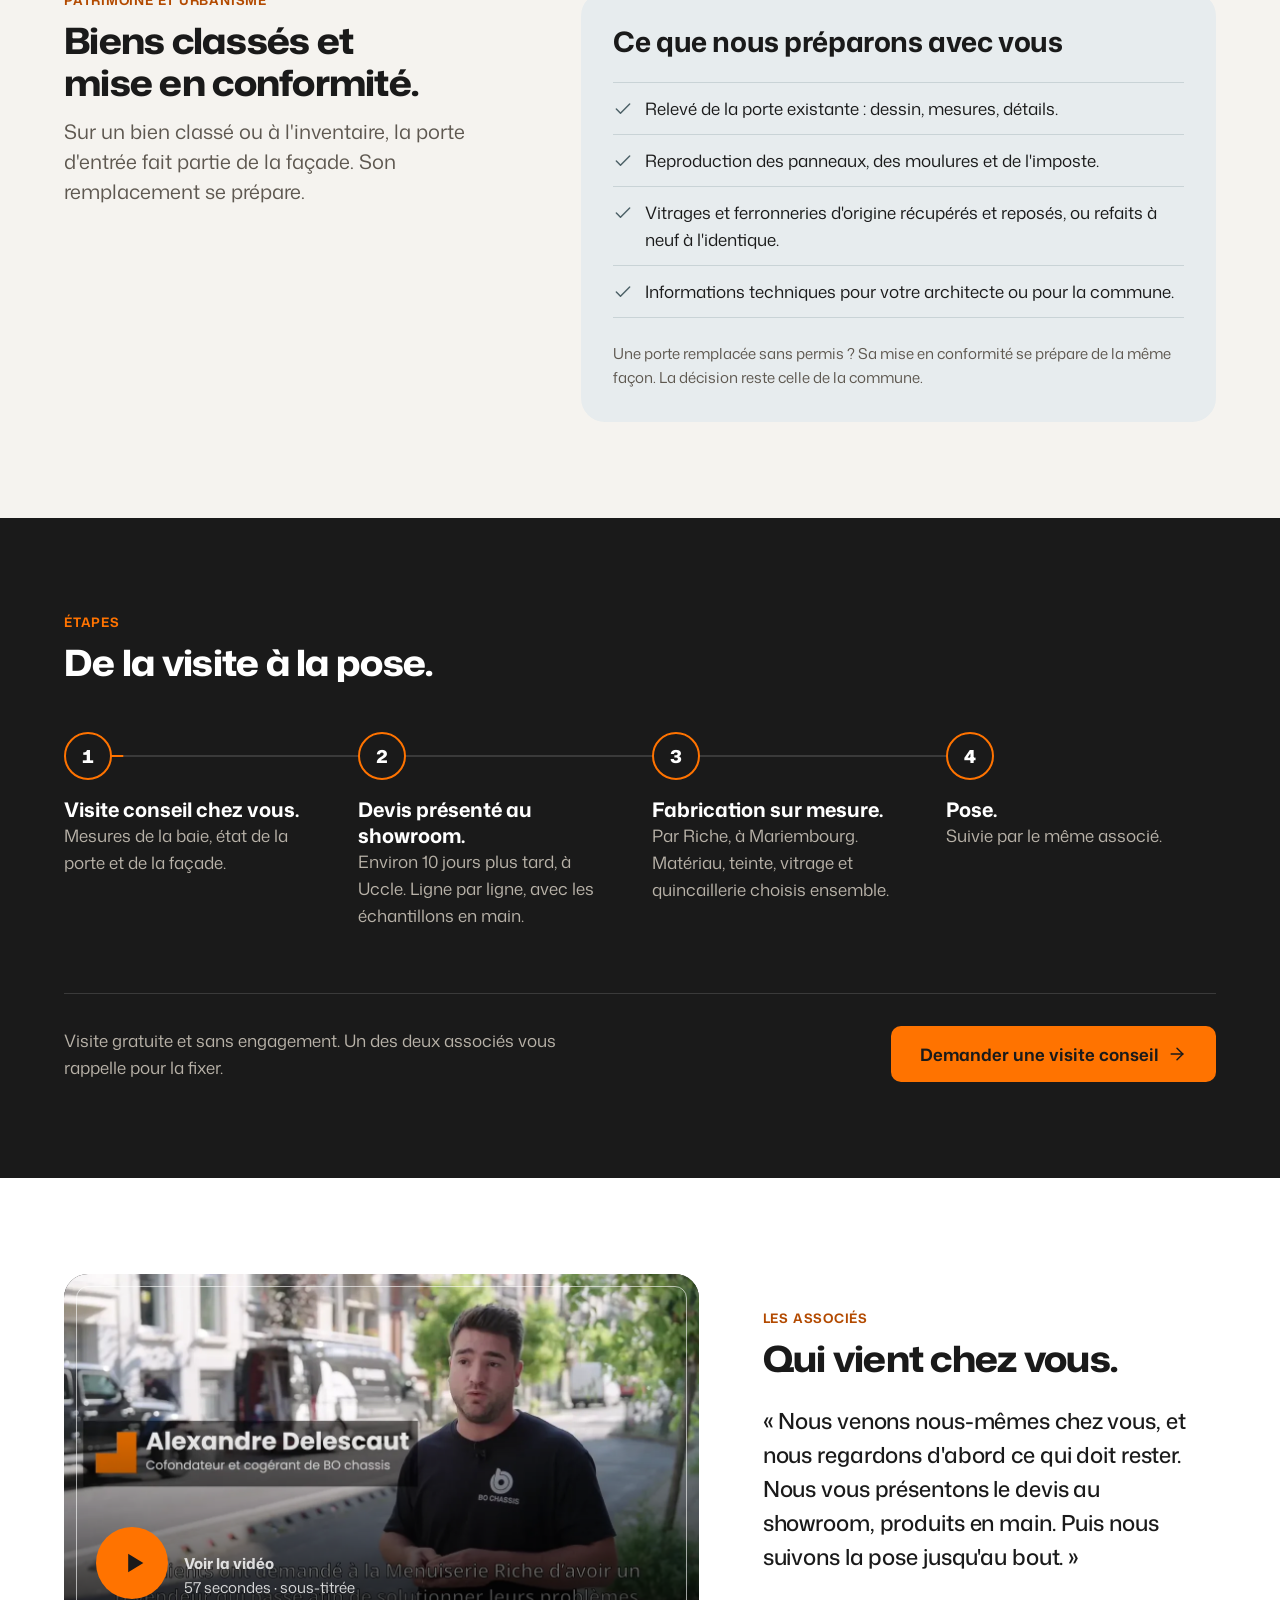
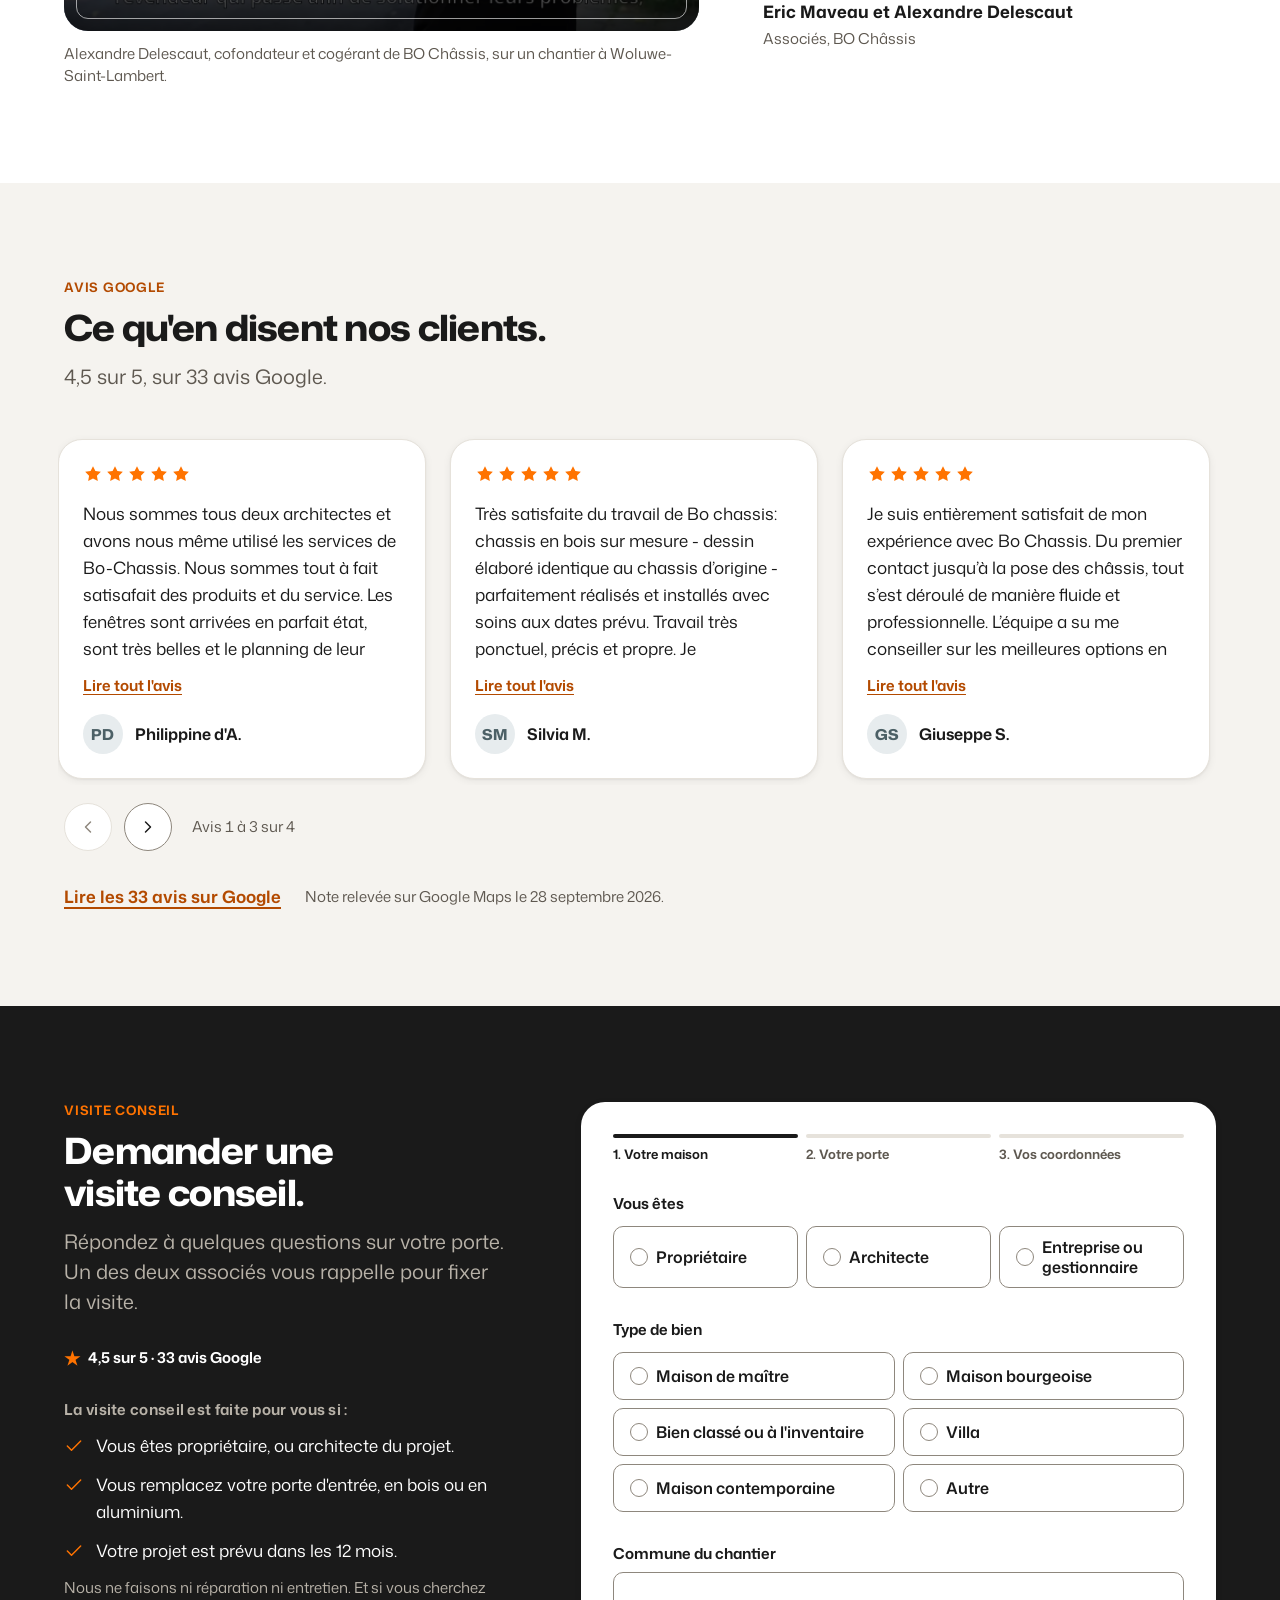
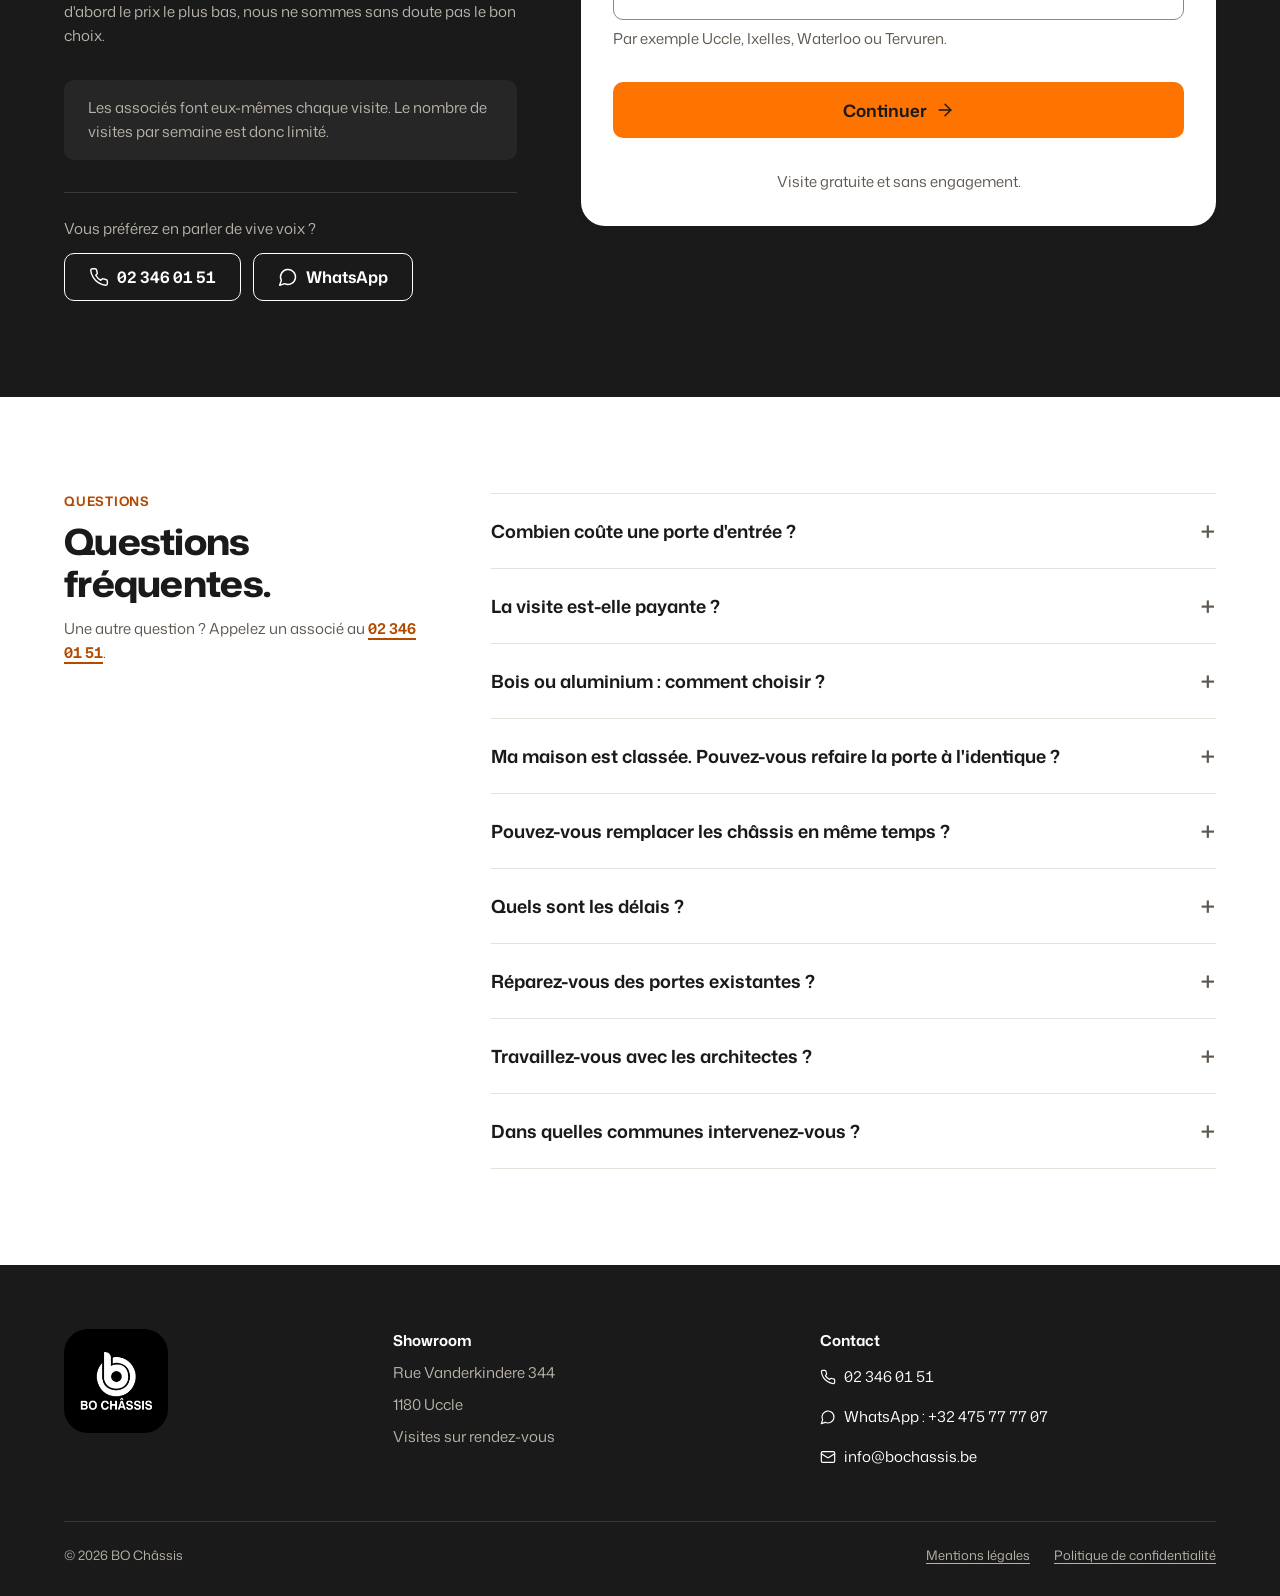
<file: portes-entree/index.html>
<!doctype html>
<html lang="fr-BE">
<head>
<meta charset="utf-8">
<meta name="viewport" content="width=device-width, initial-scale=1">
<title>Porte d'entrée en bois refaite à l'identique | BO Châssis</title>
<meta name="description" content="Porte d'entrée en bois refaite d'après l'originale : panneaux, moulures, imposte et ferronnerie. Aussi en aluminium. Visite conseil gratuite à Bruxelles.">
<meta name="robots" content="index, follow, max-image-preview:large">
<link rel="canonical" href="https://visit.bochassis.be/portes-entree/">
<meta name="theme-color" content="#1a1a1a">
<meta name="format-detection" content="telephone=no">
<link rel="icon" href="/favicon.png" type="image/png">
<link rel="apple-touch-icon" href="/apple-touch-icon.png">
<link rel="manifest" href="/site.webmanifest">
<meta property="og:type" content="website">
<meta property="og:site_name" content="BO Châssis">
<meta property="og:locale" content="fr_BE">
<meta property="og:title" content="Porte d'entrée en bois refaite à l'identique | BO Châssis">
<meta property="og:description" content="Porte d'entrée en bois refaite d'après l'originale : panneaux, moulures, imposte et ferronnerie. Aussi en aluminium. Visite conseil gratuite à Bruxelles.">
<meta property="og:url" content="https://visit.bochassis.be/portes-entree/">
<meta property="og:image" content="https://visit.bochassis.be/assets/og/portes-entree.jpg">
<meta property="og:image:type" content="image/jpeg">
<meta property="og:image:width" content="1200">
<meta property="og:image:height" content="630">
<meta property="og:image:alt" content="Porte d'entrée en bois à deux vantaux cintrés après les travaux">
<meta name="twitter:card" content="summary_large_image">
<meta name="twitter:title" content="Porte d'entrée en bois refaite à l'identique | BO Châssis">
<meta name="twitter:description" content="Porte d'entrée en bois refaite d'après l'originale : panneaux, moulures, imposte et ferronnerie. Aussi en aluminium. Visite conseil gratuite à Bruxelles.">
<meta name="twitter:image" content="https://visit.bochassis.be/assets/og/portes-entree.jpg">
<meta name="twitter:image:alt" content="Porte d'entrée en bois à deux vantaux cintrés après les travaux">
<link rel="preload" href="/assets/fonts/mona-sans-latin.woff2" as="font" type="font/woff2" crossorigin>
<link rel="stylesheet" href="/assets/css/landing.71519cfd19.css">
<script>window.dataLayer=window.dataLayer||[];function gtag(){dataLayer.push(arguments)}gtag('consent','default',{ad_storage:'denied',analytics_storage:'denied',ad_user_data:'denied',ad_personalization:'denied',wait_for_update:500});gtag('set','ads_data_redaction',true);try{var s=JSON.parse(localStorage.getItem('bo_consent')||'null');if(s&&(s.v==='granted'||s.v==='denied')&&Date.now()-s.t<182*864e5){gtag('consent','update',{ad_storage:s.v,analytics_storage:s.v,ad_user_data:s.v,ad_personalization:s.v});window.boConsent=s.v}}catch(e){}</script>
<script>window.BO_CONFIG={"hub":{"origin":"https://app.buildozer.be","siteKey":"site_a008c4fa04e5d09565803c54","formId":"edf987e0-b80b-4dcb-b24f-46a7d6ad303c","cmp":"buildozer-consent"},"gtmId":"GTM-NMVKG7NL","turnstile":"0x4AAAAAAFNXNtDgbqNBKeqH"};</script>
<script async src="https://app.buildozer.be/api/public/kit.js" data-site-key="site_a008c4fa04e5d09565803c54" data-cmp="buildozer-consent"></script>
<script>(function(w,d,s,l,i){w[l]=w[l]||[];w[l].push({'gtm.start':new Date().getTime(),event:'gtm.js'});var f=d.getElementsByTagName(s)[0],j=d.createElement(s),dl=l!='dataLayer'?'&l='+l:'';j.async=true;j.src='https://www.googletagmanager.com/gtm.js?id='+i+dl;f.parentNode.insertBefore(j,f);})(window,document,'script','dataLayer','GTM-NMVKG7NL');</script>
<script type="module" src="/assets/js/portes-entree.8fb97d8a58.js"></script>
<script type="application/ld+json">{"@context":"https://schema.org","@graph":[{"@type":"Organization","@id":"https://bochassis.be/#org","name":"BO Châssis","url":"https://bochassis.be/","logo":"https://visit.bochassis.be/apple-touch-icon.png","email":"info@bochassis.be","telephone":"+3223460151"},{"@type":"HomeAndConstructionBusiness","@id":"https://bochassis.be/#business","name":"BO Châssis","url":"https://bochassis.be/","image":"https://visit.bochassis.be/assets/og/portes-entree.jpg","telephone":"+3223460151","email":"info@bochassis.be","address":{"@type":"PostalAddress","streetAddress":"Rue Vanderkindere 344","postalCode":"1180","addressLocality":"Uccle","addressCountry":"BE"},"areaServed":[{"@type":"City","name":"Uccle"},{"@type":"City","name":"Ixelles"},{"@type":"City","name":"Woluwe-Saint-Pierre"},{"@type":"City","name":"Woluwe-Saint-Lambert"},{"@type":"City","name":"Watermael-Boitsfort"},{"@type":"City","name":"Etterbeek"},{"@type":"City","name":"Auderghem"},{"@type":"City","name":"Saint-Gilles"},{"@type":"City","name":"Forest"},{"@type":"City","name":"Waterloo"},{"@type":"City","name":"Lasne"},{"@type":"City","name":"Rixensart"},{"@type":"City","name":"La Hulpe"},{"@type":"City","name":"Braine-l'Alleud"},{"@type":"City","name":"Wavre"},{"@type":"City","name":"Rhode-Saint-Genèse"},{"@type":"City","name":"Linkebeek"},{"@type":"City","name":"Kraainem"},{"@type":"City","name":"Wezembeek-Oppem"},{"@type":"City","name":"Tervuren"},{"@type":"City","name":"Overijse"},{"@type":"City","name":"Hoeilaart"}],"parentOrganization":{"@id":"https://bochassis.be/#org"}},{"@type":"WebPage","@id":"https://visit.bochassis.be/portes-entree/#webpage","url":"https://visit.bochassis.be/portes-entree/","name":"Porte d'entrée en bois refaite à l'identique | BO Châssis","description":"Porte d'entrée en bois refaite d'après l'originale : panneaux, moulures, imposte et ferronnerie. Aussi en aluminium. Visite conseil gratuite à Bruxelles.","inLanguage":"fr-BE","primaryImageOfPage":{"@type":"ImageObject","url":"https://visit.bochassis.be/assets/og/portes-entree.jpg","width":1200,"height":630},"about":{"@id":"https://visit.bochassis.be/portes-entree/#service"}},{"@type":"Service","@id":"https://visit.bochassis.be/portes-entree/#service","name":"Portes d'entrée en bois sur mesure","serviceType":"Fabrication et pose de portes d'entrée","provider":{"@id":"https://bochassis.be/#business"},"areaServed":[{"@type":"City","name":"Uccle"},{"@type":"City","name":"Ixelles"},{"@type":"City","name":"Woluwe-Saint-Pierre"},{"@type":"City","name":"Woluwe-Saint-Lambert"},{"@type":"City","name":"Watermael-Boitsfort"},{"@type":"City","name":"Etterbeek"},{"@type":"City","name":"Auderghem"},{"@type":"City","name":"Saint-Gilles"},{"@type":"City","name":"Forest"},{"@type":"City","name":"Waterloo"},{"@type":"City","name":"Lasne"},{"@type":"City","name":"Rixensart"},{"@type":"City","name":"La Hulpe"},{"@type":"City","name":"Braine-l'Alleud"},{"@type":"City","name":"Wavre"},{"@type":"City","name":"Rhode-Saint-Genèse"},{"@type":"City","name":"Linkebeek"},{"@type":"City","name":"Kraainem"},{"@type":"City","name":"Wezembeek-Oppem"},{"@type":"City","name":"Tervuren"},{"@type":"City","name":"Overijse"},{"@type":"City","name":"Hoeilaart"}],"url":"https://visit.bochassis.be/portes-entree/"},{"@type":"FAQPage","@id":"https://visit.bochassis.be/portes-entree/#faq","mainEntity":[{"@type":"Question","name":"Combien coûte une porte d'entrée ?","acceptedAnswer":{"@type":"Answer","text":"Cela dépend du matériau, du dessin, du vitrage et de la quincaillerie. Nous ne sommes pas les moins chers. Le devis détaille chaque poste, et nous vous l'expliquons au showroom."}},{"@type":"Question","name":"La visite est-elle payante ?","acceptedAnswer":{"@type":"Answer","text":"Non. Elle est gratuite et sans engagement."}},{"@type":"Question","name":"Bois ou aluminium : comment choisir ?","acceptedAnswer":{"@type":"Answer","text":"Le bois pour une façade de caractère et une porte refaite à l'identique. L'aluminium pour une maison contemporaine et peu d'entretien. Nous en parlons chez vous, devant la porte."}},{"@type":"Question","name":"Ma maison est classée. Pouvez-vous refaire la porte à l'identique ?","acceptedAnswer":{"@type":"Answer","text":"Oui. Nous récupérons les vitrages et les ferronneries d'origine, puis nous les reposons sur la nouvelle porte. Ou nous les refaisons à neuf, à l'identique."}},{"@type":"Question","name":"Pouvez-vous remplacer les châssis en même temps ?","acceptedAnswer":{"@type":"Answer","text":"Oui. Une porte se remplace souvent avec les châssis de la façade. Nous regardons les deux lors de la même visite."}},{"@type":"Question","name":"Quels sont les délais ?","acceptedAnswer":{"@type":"Answer","text":"Le devis vous est présenté au showroom environ 10 jours après la visite."}},{"@type":"Question","name":"Réparez-vous des portes existantes ?","acceptedAnswer":{"@type":"Answer","text":"Non. Nous ne faisons ni réparation ni entretien. Nous remplaçons les portes, y compris à l'identique."}},{"@type":"Question","name":"Travaillez-vous avec les architectes ?","acceptedAnswer":{"@type":"Answer","text":"Oui. Nous travaillons avec les propriétaires et avec les architectes qui les accompagnent. Nous ne travaillons pas pour des entreprises de construction ni pour des gestionnaires d'immeubles."}},{"@type":"Question","name":"Dans quelles communes intervenez-vous ?","acceptedAnswer":{"@type":"Answer","text":"Bruxelles, Brabant wallon et Brabant flamand. En particulier : Bruxelles / Brussel : Uccle / Ukkel, Ixelles / Elsene, Woluwe-Saint-Pierre / Sint-Pieters-Woluwe, Woluwe-Saint-Lambert / Sint-Lambrechts-Woluwe, Watermael-Boitsfort / Watermaal-Bosvoorde, Etterbeek, Auderghem / Oudergem, Saint-Gilles / Sint-Gillis, Forest / Vorst. Brabant wallon / Waals-Brabant : Waterloo, Lasne, Rixensart, La Hulpe / Terhulpen, Braine-l'Alleud / Eigenbrakel, Wavre / Waver. Brabant flamand / Vlaams-Brabant : Rhode-Saint-Genèse / Sint-Genesius-Rode, Linkebeek, Kraainem, Wezembeek-Oppem, Tervuren, Overijse, Hoeilaart."}}]}]}</script>
</head>
<body>
<noscript><iframe src="https://www.googletagmanager.com/ns.html?id=GTM-NMVKG7NL" height="0" width="0" style="display:none;visibility:hidden"></iframe></noscript>
<div id="app"><div class="lp" id="top" style="width:100%;min-height:100vh;font-family:'Mona Sans', 'Helvetica Neue', Arial, sans-serif;color:#1a1a1a;background:#ffffff;"><header class="hd hd--over"><div class="wrap hd__inner"><div class="mnav"><button class="mnav__btn" type="button" aria-expanded="false" aria-controls="mnav-panel" aria-label="Menu des sections de la page"><svg class="ic mnav__ic" viewBox="0 0 24 24" aria-hidden="true"><g class="mnav__bars"><path d="M4 7h16"></path><path d="M4 12h16"></path><path d="M4 17h16"></path></g><g class="mnav__x"><path d="M18 6 6 18"></path><path d="m6 6 12 12"></path></g></svg><span>Menu</span></button><nav class="mnav__panel" id="mnav-panel" aria-label="Sections de la page" hidden><ul class="mnav__list"><li><a href="#mt-title">Bois ou aluminium</a></li><li><a href="#realisations">Réalisations</a></li><li><a href="#anatomie">Une porte, pièce par pièce</a></li><li><a href="#patrimoine">Biens classés</a></li><li><a href="#me-title">Les étapes</a></li><li><a href="#av-title">Avis clients</a></li><li><a href="#faq-title">Questions fréquentes</a></li></ul><a class="btn btn--primary btn--lg btn--block" href="#demande"><span>Demander une visite conseil</span><svg class="ic ic-arrow" viewBox="0 0 24 24" aria-hidden="true"><path d="M5 12h14"></path><path d="m12 5 7 7-7 7"></path></svg></a><a class="mnav__tel" href="tel:+3223460151">Ou appelez un associé : <strong>02 346 01 51</strong></a></nav></div><p class="hd__note" style="margin:0;"><svg class="ic ic--sm" viewBox="0 0 24 24" aria-hidden="true"><path d="M20 10c0 4.993-5.539 10.193-7.399 11.799a1 1 0 0 1-1.202 0C9.539 20.193 4 14.993 4 10a8 8 0 0 1 16 0"></path><circle cx="12" cy="10" r="3"></circle></svg><span>Showroom à Uccle, sur rendez-vous</span></p><a class="logo-tab" href="#top" aria-label="BO Châssis, haut de page"><img src="/assets/img/0a56fe7369133a8e666bd60ec28c0fcc.webp" alt="BO Châssis" width="139" height="111" decoding="async"/></a><div class="hd__end"><a class="hd__tel" href="tel:+3223460151" aria-label="Appeler un associé au 02 346 01 51"><svg class="ic ic-ring" viewBox="0 0 24 24" aria-hidden="true"><path d="M22 16.92v3a2 2 0 0 1-2.18 2 19.79 19.79 0 0 1-8.63-3.07 19.5 19.5 0 0 1-6-6 19.79 19.79 0 0 1-3.07-8.67A2 2 0 0 1 4.11 2h3a2 2 0 0 1 2 1.72 12.84 12.84 0 0 0 .7 2.81 2 2 0 0 1-.45 2.11L8.09 9.91a16 16 0 0 0 6 6l1.27-1.27a2 2 0 0 1 2.11-.45 12.84 12.84 0 0 0 2.81.7A2 2 0 0 1 22 16.92z"></path></svg><span class="hd__tel-label">02 346 01 51</span></a><a class="btn btn--primary btn--sm hd__cta" href="#demande"><span>Demander une visite</span><svg class="ic ic--sm ic-arrow" viewBox="0 0 24 24" aria-hidden="true"><path d="M5 12h14"></path><path d="m12 5 7 7-7 7"></path></svg></a></div></div></header><main class="main"><section class="hero hero--photo" aria-labelledby="hero-title"><div class="wrap"><div class="hero__grid"><div class="hero__copy"><span class="label eyebrow"><span class="sc-interp">Portes d'entrée en bois ou en aluminium</span></span><p class="hero-rating"><span class="hero-rating__star" aria-hidden="true">★</span><strong>4,5</strong><span class="sr-only"> sur 5</span><span aria-hidden="true">·</span>33 avis Google</p><h1 class="display-xl" id="hero-title"><span class="sc-interp">Votre porte d'entrée en bois, refaite à l'identique.</span></h1><p class="lead"><span class="sc-interp">Panneaux, moulures, imposte et ferronnerie reproduits d'après la porte d'origine. Un des deux associés vous suit de la visite à la pose.</span></p><div class="hero__actions"><div class="hero__cta-row"><a class="btn btn--primary btn--lg" href="#demande"><span>Demander une visite conseil</span><svg class="ic ic-arrow" viewBox="0 0 24 24" aria-hidden="true"><path d="M5 12h14"></path><path d="m12 5 7 7-7 7"></path></svg></a><p class="hero__or">ou appelez un associé : <a class="link link--tel tnum" href="tel:+3223460151"><svg class="ic ic--sm ic-ring" viewBox="0 0 24 24" aria-hidden="true"><path d="M22 16.92v3a2 2 0 0 1-2.18 2 19.79 19.79 0 0 1-8.63-3.07 19.5 19.5 0 0 1-6-6 19.79 19.79 0 0 1-3.07-8.67A2 2 0 0 1 4.11 2h3a2 2 0 0 1 2 1.72 12.84 12.84 0 0 0 .7 2.81 2 2 0 0 1-.45 2.11L8.09 9.91a16 16 0 0 0 6 6l1.27-1.27a2 2 0 0 1 2.11-.45 12.84 12.84 0 0 0 2.81.7A2 2 0 0 1 22 16.92z"></path></svg>02 346 01 51</a></p></div><p class="body-s">Visite gratuite et sans engagement, avec un des deux associés.</p></div><div class="proof" role="list" aria-label="En bref"><div class="proof__item proof__item--rating" role="listitem"><span class="proof__value">4,5 <span class="proof__star" aria-hidden="true">★</span><span class="sr-only"> sur 5</span></span><span class="proof__label">33 avis Google</span></div><div class="proof__item" role="listitem"><span class="proof__value">40 ans</span><span class="proof__label">de métier</span></div><div class="proof__item" role="listitem"><span class="proof__value">Uccle</span><span class="proof__label">Showroom, sur rendez-vous</span></div><div class="proof__item" role="listitem"><span class="proof__value">Bruxelles</span><span class="proof__label">et les deux Brabants</span></div></div></div><div class="hero__visual"><div class="ba ba--auto"><img fetchpriority="high" class="ba__img" src="/assets/img/4ca3b63b3acfb60890b17a37022e965e.webp" alt="Porte d'entrée en bois avant les travaux" width="1134" height="1452" sizes="(max-width: 899px) 100vw, 50vw" srcset="/assets/img/4ca3b63b3acfb60890b17a37022e965e-640w.webp 640w, /assets/img/4ca3b63b3acfb60890b17a37022e965e-1024w.webp 1024w, /assets/img/4ca3b63b3acfb60890b17a37022e965e.webp 1134w" decoding="async"/><div class="ba__after" style="clip-path:inset(0 0 0 var(--pos));"><img fetchpriority="high" class="ba__img" src="/assets/img/0242a45d1827185281a478117604e3d4.webp" alt="Porte d'entrée en bois à deux vantaux cintrés après les travaux" width="1134" height="1452" sizes="(max-width: 899px) 100vw, 50vw" srcset="/assets/img/0242a45d1827185281a478117604e3d4-640w.webp 640w, /assets/img/0242a45d1827185281a478117604e3d4-1024w.webp 1024w, /assets/img/0242a45d1827185281a478117604e3d4.webp 1134w" decoding="async"/></div><span class="ba__label ba__label--before">Avant</span><span class="ba__label ba__label--after">Après</span><span class="frame__tag">Bois</span><input type="range" min="0" max="100" step="1" value="50" aria-label="Comparer la porte avant et après les travaux"/><span class="ba__handle" style="left:var(--pos);" aria-hidden="true"><span class="ba__knob"><svg class="ic" viewBox="0 0 24 24"><path d="m9 7-5 5 5 5"></path><path d="m15 7 5 5-5 5"></path></svg></span></span></div></div></div></div></section><section class="partner partner--plain" aria-label="Fabricant partenaire"><div class="wrap partner__inner"><img class="partner__logo" src="/assets/img/aadc2d4129a713df28a05ab4d43e4643.webp" alt="Riche, fenêtres, portes, vérandas" width="250" height="250" decoding="async"/><p class="partner__text"><span class="label eyebrow">Fabricant partenaire</span><span><strong>Nos portes d'entrée sont fabriquées par Riche, menuiserie haut de gamme à Mariembourg.</strong> BO Châssis prépare votre chantier et assure la pose.</span></p></div></section><section class="section section--alt" aria-labelledby="mt-title"><div class="wrap"><div class="heading section-head"><span class="label eyebrow">Bois ou aluminium</span><h2 class="h1" id="mt-title">Deux matériaux, la même méthode.</h2><p class="lead">Le choix dépend de la façade. Nous en parlons chez vous, devant la porte.</p></div><div class="mat"><article class="mat__card"><figure class="frame frame--45"><img src="/assets/img/dd2f3e04ba673986a69c352c868b12ef.webp" alt="Porte d'entrée double en bois clair sous imposte cintrée, encadrement de pierre blanche, Watermael-Boitsfort" width="1800" height="2400" loading="lazy" sizes="(max-width: 899px) 100vw, 50vw" srcset="/assets/img/dd2f3e04ba673986a69c352c868b12ef-640w.webp 640w, /assets/img/dd2f3e04ba673986a69c352c868b12ef-1024w.webp 1024w, /assets/img/dd2f3e04ba673986a69c352c868b12ef.webp 1600w" decoding="async"/><span class="frame__tag">Watermael-Boitsfort · Bois</span></figure><div class="mat__body"><h3 class="h2">La porte en bois.</h3><p class="body">Pour les maisons de maître et les façades de caractère. Nous reproduisons la porte d'origine : panneaux, moulures, imposte et ferronnerie.</p><ul class="checks"><li><svg class="ic" viewBox="0 0 24 24" aria-hidden="true"><path d="M20 6 9 17l-5-5"></path></svg><span>Dessin relevé sur la porte existante.</span></li><li><svg class="ic" viewBox="0 0 24 24" aria-hidden="true"><path d="M20 6 9 17l-5-5"></path></svg><span>Essence, teinte et vitrage choisis avec vous.</span></li><li><svg class="ic" viewBox="0 0 24 24" aria-hidden="true"><path d="M20 6 9 17l-5-5"></path></svg><span>Pour un bien classé ou à l'inventaire, une porte à l'identique.</span></li></ul></div></article><article class="mat__card"><figure class="frame frame--45"><img src="/assets/img/ef7d9c25954ca80f93495d3b2c097071.webp" alt="Porte d'entrée en aluminium anthracite avec panneau latéral vitré dépoli" width="1800" height="2400" loading="lazy" sizes="(max-width: 899px) 100vw, 50vw" srcset="/assets/img/ef7d9c25954ca80f93495d3b2c097071-640w.webp 640w, /assets/img/ef7d9c25954ca80f93495d3b2c097071-1024w.webp 1024w, /assets/img/ef7d9c25954ca80f93495d3b2c097071.webp 1600w" decoding="async"/><span class="frame__tag">Aluminium</span></figure><div class="mat__body"><h3 class="h2">La porte en aluminium.</h3><p class="body">Pour une maison contemporaine ou une rénovation complète. Des lignes nettes et peu d'entretien.</p><ul class="checks"><li><svg class="ic" viewBox="0 0 24 24" aria-hidden="true"><path d="M20 6 9 17l-5-5"></path></svg><span>Faite sur mesure pour votre baie.</span></li><li><svg class="ic" viewBox="0 0 24 24" aria-hidden="true"><path d="M20 6 9 17l-5-5"></path></svg><span>Teinte, vitrage et poignée choisis avec vous.</span></li><li><svg class="ic" viewBox="0 0 24 24" aria-hidden="true"><path d="M20 6 9 17l-5-5"></path></svg><span>Modèles et options à voir au showroom.</span></li></ul></div></article></div><div class="qs"><div class="qs__head"><h3 class="h2" id="qs-title">Commencez votre demande. Vous pensez à…</h3><p class="body-s">Un clic, et le formulaire de visite démarre avec ce choix.</p></div><div class="qs__tiles qs__tiles--3" role="group" aria-labelledby="qs-title"><a class="qs__tile" href="#demande"><span><span class="sc-interp">Une porte en bois</span></span><svg class="ic ic-arrow" viewBox="0 0 24 24" aria-hidden="true"><path d="M5 12h14"></path><path d="m12 5 7 7-7 7"></path></svg></a><a class="qs__tile" href="#demande"><span><span class="sc-interp">Une porte en aluminium</span></span><svg class="ic ic-arrow" viewBox="0 0 24 24" aria-hidden="true"><path d="M5 12h14"></path><path d="m12 5 7 7-7 7"></path></svg></a><a class="qs__tile" href="#demande"><span><span class="sc-interp">Je ne sais pas encore</span></span><svg class="ic ic-arrow" viewBox="0 0 24 24" aria-hidden="true"><path d="M5 12h14"></path><path d="m12 5 7 7-7 7"></path></svg></a></div></div></div></section><section class="section" aria-labelledby="pl-title"><div class="wrap"><div class="heading section-head"><span class="label eyebrow">Trois engagements</span><h2 class="h1" id="pl-title">Notre façon de travailler.</h2></div><div class="pillars"><article class="pillar"><figure class="frame frame--45"><img src="/assets/img/de5cf359a17f600e63361fa1c984870d.webp" alt="Porte cochère cintrée en bois peint noir à petits carreaux, Watermael-Boitsfort" width="1800" height="2400" loading="lazy" sizes="(max-width: 640px) 100vw, (max-width: 1023px) 50vw, 400px" srcset="/assets/img/de5cf359a17f600e63361fa1c984870d-640w.webp 640w, /assets/img/de5cf359a17f600e63361fa1c984870d-1024w.webp 1024w, /assets/img/de5cf359a17f600e63361fa1c984870d.webp 1600w" decoding="async"/><span class="frame__tag">Watermael-Boitsfort · Bois</span></figure><div class="pillar__head"><span class="pillar__num">01</span><h3 class="h2">À l'identique.</h3></div><p class="body">Nous relevons votre porte d'origine : panneaux, moulures, imposte et ferronnerie. La nouvelle porte les reproduit, et la façade garde son caractère.</p></article><article class="pillar"><figure class="frame frame--45"><img src="/assets/img/1a68e3feff661ca1d5f1e08ff1aac47d.webp" alt="Poseur BO Châssis de dos, en train de déposer un ancien châssis bois" width="1800" height="2400" loading="lazy" sizes="(max-width: 640px) 100vw, (max-width: 1023px) 50vw, 400px" srcset="/assets/img/1a68e3feff661ca1d5f1e08ff1aac47d-640w.webp 640w, /assets/img/1a68e3feff661ca1d5f1e08ff1aac47d-1024w.webp 1024w, /assets/img/1a68e3feff661ca1d5f1e08ff1aac47d.webp 1600w" decoding="async"/><span class="frame__tag">Pose · BO Châssis</span></figure><div class="pillar__head"><span class="pillar__num">02</span><h3 class="h2">Un seul interlocuteur.</h3></div><p class="body">Un des deux associés vient chez vous, prépare votre devis et suit la pose. Vous gardez le même interlocuteur du premier rendez-vous à la fin du chantier.</p></article><article class="pillar"><figure class="frame frame--45"><img src="/assets/img/cc8757d13f5c79ee6c249871fcddc692.webp" alt="Table de rendez-vous du showroom d'Uccle, châssis bois exposé au mur" width="2400" height="1800" loading="lazy" sizes="(max-width: 640px) 100vw, (max-width: 1023px) 50vw, 400px" srcset="/assets/img/cc8757d13f5c79ee6c249871fcddc692-640w.webp 640w, /assets/img/cc8757d13f5c79ee6c249871fcddc692-1024w.webp 1024w, /assets/img/cc8757d13f5c79ee6c249871fcddc692.webp 1600w" decoding="async"/><span class="frame__tag">Uccle · Showroom</span></figure><div class="pillar__head"><span class="pillar__num">03</span><h3 class="h2">Le devis expliqué, pas envoyé.</h3></div><p class="body">Nous ne l'envoyons pas par e-mail. Nous vous le présentons au showroom d'Uccle, ligne par ligne, avec les produits en main.</p></article></div></div></section><section class="section section--alt" id="realisations" aria-labelledby="rp-title"><div class="wrap"><div class="ba-layout ba-layout--tall"><div class="ba ba--auto"><img class="ba__img" src="/assets/img/97c87c4580d4f40cb35d60c561f2489e.webp" alt="Porte d'entrée en bois clair à panneaux et imposte à croisillons, avant les travaux, Wemmel" width="1440" height="1800" loading="lazy" sizes="(max-width: 899px) 100vw, 640px" srcset="/assets/img/97c87c4580d4f40cb35d60c561f2489e-640w.webp 640w, /assets/img/97c87c4580d4f40cb35d60c561f2489e-1024w.webp 1024w, /assets/img/97c87c4580d4f40cb35d60c561f2489e.webp 1440w" decoding="async"/><div class="ba__after" style="clip-path:inset(0 0 0 var(--pos));"><img class="ba__img" src="/assets/img/c8252371aca2875ed9bcf6eb758c2b76.webp" alt="La même porte à panneaux et imposte à croisillons après les travaux, en bleu marine, Wemmel" width="1440" height="1800" loading="lazy" sizes="(max-width: 899px) 100vw, 640px" srcset="/assets/img/c8252371aca2875ed9bcf6eb758c2b76-640w.webp 640w, /assets/img/c8252371aca2875ed9bcf6eb758c2b76-1024w.webp 1024w, /assets/img/c8252371aca2875ed9bcf6eb758c2b76.webp 1440w" decoding="async"/></div><span class="frame__tag">Wemmel · Bois</span><span class="ba__label ba__label--before">Avant</span><span class="ba__label ba__label--after">Après</span><input type="range" min="0" max="100" step="1" value="50" aria-label="Comparer la porte de Wemmel avant et après les travaux"/><span class="ba__handle" style="left:var(--pos);" aria-hidden="true"><span class="ba__knob"><svg class="ic" viewBox="0 0 24 24"><path d="m9 7-5 5 5 5"></path><path d="m15 7 5 5-5 5"></path></svg></span></span></div><div class="ba-copy"><div class="heading"><span class="label eyebrow">Réalisations</span><h2 class="h1" id="rp-title">Avant, après.</h2><p class="lead">Faites glisser le curseur pour comparer.</p></div><div class="card__meta">Wemmel · Bois</div><h3 class="h3" style="font-size:24px;line-height:30px;">Porte à panneaux, en bleu marine</h3><p class="body">Mêmes panneaux, même imposte à croisillons. Avant en bois clair, après en bleu marine.</p></div></div><div class="subhead"><h3 class="h2">D'autres portes</h3></div><div class="cards"><article class="card " style="--k:0;" tabindex="-1" data-i="0"><figure class="frame frame--45" data-gallery role="button" tabindex="0" aria-label="Agrandir la photo : Porte bleue à imposte"><img src="/assets/img/06728719e6fccfa11f2af00eaa9aade6.webp" alt="Porte d'entrée en bois peint en bleu avec imposte vitrée, façade en briques, Watermael-Boitsfort" width="720" height="960" loading="lazy" decoding="async"/></figure><span class="card__meta"><span><span class="sc-interp">Watermael-Boitsfort</span></span><span aria-hidden="true">·</span><span><span class="sc-interp">Bois</span></span></span><h3 class="card__title"><span class="sc-interp">Porte bleue à imposte</span></h3><p class="card__text"><span class="sc-interp">Bois peint en bleu, imposte vitrée, façade en briques.</span></p></article><article class="card " style="--k:0;" tabindex="-1" data-i="1"><figure class="frame frame--45" data-gallery role="button" tabindex="0" aria-label="Agrandir la photo : Porte vert sombre à imposte"><img src="/assets/img/42fb25cb87ff35a2d58c0c2e72ac3f44.webp" alt="Porte d'entrée vert sombre à panneaux moulurés et imposte vitrée, poignée en laiton, façade en briques" width="720" height="960" loading="lazy" decoding="async"/></figure><span class="card__meta"></span><h3 class="card__title"><span class="sc-interp">Porte vert sombre à imposte</span></h3><p class="card__text"><span class="sc-interp">Panneaux moulurés, imposte vitrée, poignée en laiton.</span></p></article><article class="card " style="--k:0;" tabindex="-1" data-i="2"><figure class="frame frame--45" data-gallery role="button" tabindex="0" aria-label="Agrandir la photo : Porte blanche à imposte en vitrail"><img src="/assets/img/022dec6c77d340a0fba289534f690a73.webp" alt="Porte d'entrée blanche avec imposte en vitrail et grille en fer forgé, encadrement en pierre" width="768" height="960" loading="lazy" decoding="async"/></figure><span class="card__meta"></span><h3 class="card__title"><span class="sc-interp">Porte blanche à imposte en vitrail</span></h3><p class="card__text"><span class="sc-interp">Grille en fer forgé, encadrement en pierre.</span></p></article><article class="card " style="--k:0;" tabindex="-1" data-i="3"><figure class="frame frame--45" data-gallery role="button" tabindex="0" aria-label="Agrandir la photo : Porte en aluminium"><img src="/assets/img/42e628f86f9b1c7ab1b7b7dba75e1689.webp" alt="Porte d'entrée en aluminium anthracite avec vitrage dépoli en demi-lune, façade en briques, Zellik" width="800" height="960" loading="lazy" decoding="async"/></figure><span class="card__meta"><span><span class="sc-interp">Zellik</span></span><span aria-hidden="true">·</span><span><span class="sc-interp">Aluminium</span></span></span><h3 class="card__title"><span class="sc-interp">Porte en aluminium</span></h3><p class="card__text"><span class="sc-interp">Anthracite, vitrage dépoli en demi-lune.</span></p></article><article class="card " style="--k:0;" tabindex="-1" data-i="4"><figure class="frame frame--45" data-gallery role="button" tabindex="0" aria-label="Agrandir la photo : Porte teinte chêne sous un arc"><img src="/assets/img/2959bb703c9a504a60d63788a7f1bc90.webp" alt="Porte d'entrée teinte chêne avec poignée de tirage verticale, sous un arc en briques dans un mur de moellons" width="960" height="960" loading="lazy" decoding="async"/></figure><span class="card__meta"></span><h3 class="card__title"><span class="sc-interp">Porte teinte chêne sous un arc</span></h3><p class="card__text"><span class="sc-interp">Poignée de tirage verticale, arc en briques dans un mur de moellons.</span></p></article><article class="card " style="--k:0;" tabindex="-1" data-i="5"><figure class="frame frame--45" data-gallery role="button" tabindex="0" aria-label="Agrandir la photo : Porte blanche à imposte cintrée"><img src="/assets/img/54fd9d452aa01e29101f4332e2a3c05b.webp" alt="Porte d'entrée blanche à vitrage dépoli ovale sous une imposte cintrée à petits bois, façade en briques" width="720" height="960" loading="lazy" decoding="async"/></figure><span class="card__meta"></span><h3 class="card__title"><span class="sc-interp">Porte blanche à imposte cintrée</span></h3><p class="card__text"><span class="sc-interp">Vitrage dépoli ovale, imposte cintrée à petits bois.</span></p></article></div><div class="swipe-dots" data-dots-for="cards" aria-hidden="true"></div><div class="works-more"><div class="works-more__meta" aria-live="polite"><span class="works-more__bar" aria-hidden="true"><span style="width:32%;"></span></span><span><span class="sc-interp">6 portes sur 19</span></span></div><div class="works-more__actions"><button class="btn btn--secondary works-gallery" type="button" data-gallery-open><svg class="ic" viewBox="0 0 24 24" aria-hidden="true"><rect x="3" y="3" width="18" height="18" rx="2"></rect><circle cx="9" cy="9" r="2"></circle><path d="m21 15-3.1-3.1a2 2 0 0 0-2.8 0L6 21"></path></svg><span>Voir les <span class="sc-interp">19</span> photos</span></button><button class="btn btn--secondary" type="button"><span><span class="sc-interp">Voir 6 portes de plus</span></span><svg class="ic ic--sm works-more__ic" viewBox="0 0 24 24" aria-hidden="true"><path d="m6 9 6 6 6-6"></path></svg></button><a class="btn btn--primary" href="#demande"><span>Demander une visite conseil</span><svg class="ic ic-arrow" viewBox="0 0 24 24" aria-hidden="true"><path d="M5 12h14"></path><path d="m12 5 7 7-7 7"></path></svg></a></div></div></div></section><section class="section" id="anatomie" aria-labelledby="an-title"><div class="wrap"><div class="heading section-head"><span class="label eyebrow">Savoir-faire</span><h2 class="h1" id="an-title">Une porte de maître, pièce par pièce.</h2><p class="lead">Touchez un numéro. Chaque pièce se dessine d'après votre porte d'origine.</p></div><div class="an"><div class="an__stage is-imposte"><svg class="an__svg" viewBox="0 0 400 560" aria-hidden="true"><path class="an__wall" d="M24 560V148A176 176 0 0 1 376 148V560Z"></path><g class="an__g an__g--dormant"><path class="an__wood" d="M58 540V150A142 142 0 0 1 342 150V540Z"></path></g><g class="an__g an__g--imposte"><path class="an__glass" d="M74 150A126 126 0 0 1 326 150Z"></path><path class="an__bar" d="M200 150V26M200 150L111 61M200 150L289 61M200 150L80 112M200 150L320 112"></path><path class="an__bar" d="M140 150A60 60 0 0 1 260 150"></path></g><rect class="an__wood an__line" x="62" y="150" width="276" height="14"></rect><rect class="an__leaf" x="72" y="166" width="126" height="372"></rect><rect class="an__leaf" x="202" y="166" width="126" height="372"></rect><g class="an__g an__g--vitrage"><path class="an__glass" d="M88 342V234A47 47 0 0 1 182 234V342Z"></path><path class="an__glass" d="M218 342V234A47 47 0 0 1 312 234V342Z"></path><path class="an__iron" d="M135 336C112 312 112 286 135 270C158 254 158 228 135 206M135 336C158 312 158 286 135 270C112 254 112 228 135 206"></path><path class="an__iron" d="M265 336C242 312 242 286 265 270C288 254 288 228 265 206M265 336C288 312 288 286 265 270C242 254 242 228 265 206"></path></g><g class="an__g an__g--panneaux"><rect class="an__panel" x="88" y="372" width="94" height="148"></rect><rect class="an__mould" x="98" y="382" width="74" height="128"></rect><rect class="an__panel" x="218" y="372" width="94" height="148"></rect><rect class="an__mould" x="228" y="382" width="74" height="128"></rect></g><g class="an__g an__g--quinc"><rect class="an__metal" x="186" y="346" width="7" height="40" rx="3"></rect><rect class="an__metal" x="207" y="346" width="7" height="40" rx="3"></rect><circle class="an__metal" cx="265" cy="356" r="9"></circle><rect class="an__metal" x="188" y="394" width="4" height="12" rx="1"></rect></g><g class="an__g an__g--seuil"><rect class="an__stone" x="46" y="538" width="308" height="20" rx="2"></rect></g></svg><button class="an__dot" type="button" style="left:50%;top:17%;" aria-pressed="true" aria-label="1, Imposte"><span class="sc-interp">1</span></button><button class="an__dot" type="button" style="left:14.5%;top:72%;" aria-pressed="false" aria-label="2, Dormant"><span class="sc-interp">2</span></button><button class="an__dot" type="button" style="left:33.75%;top:48%;" aria-pressed="false" aria-label="3, Vitrage et ferronnerie"><span class="sc-interp">3</span></button><button class="an__dot" type="button" style="left:66.5%;top:79.5%;" aria-pressed="false" aria-label="4, Panneaux et moulures"><span class="sc-interp">4</span></button><button class="an__dot" type="button" style="left:50%;top:67%;" aria-pressed="false" aria-label="5, Quincaillerie"><span class="sc-interp">5</span></button><button class="an__dot" type="button" style="left:50%;top:97%;" aria-pressed="false" aria-label="6, Seuil"><span class="sc-interp">6</span></button></div><div class="an__panel-r"><div class="an__list" role="group" aria-label="Pièces de la porte"><button class="an__item" type="button" aria-pressed="true"><span class="an__n"><span class="sc-interp">1</span></span><span><span class="sc-interp">Imposte</span></span></button><button class="an__item" type="button" aria-pressed="false"><span class="an__n"><span class="sc-interp">2</span></span><span><span class="sc-interp">Dormant</span></span></button><button class="an__item" type="button" aria-pressed="false"><span class="an__n"><span class="sc-interp">3</span></span><span><span class="sc-interp">Vitrage et ferronnerie</span></span></button><button class="an__item" type="button" aria-pressed="false"><span class="an__n"><span class="sc-interp">4</span></span><span><span class="sc-interp">Panneaux et moulures</span></span></button><button class="an__item" type="button" aria-pressed="false"><span class="an__n"><span class="sc-interp">5</span></span><span><span class="sc-interp">Quincaillerie</span></span></button><button class="an__item" type="button" aria-pressed="false"><span class="an__n"><span class="sc-interp">6</span></span><span><span class="sc-interp">Seuil</span></span></button></div><div class="an__detail" aria-live="polite"><span class="label" style="color:#4c6066;">Pièce <span class="sc-interp">1</span> sur 6</span><h3 class="h2"><span class="sc-interp">Imposte</span></h3><p class="body"><span class="sc-interp">La partie vitrée au-dessus de la porte. Sur une maison de maître, elle suit l'arc de la baie. Nous redessinons ses petits bois d'après l'existant.</span></p></div></div></div></div></section><section class="section section--alt" id="patrimoine" aria-labelledby="pt-title"><div class="wrap split split--5-7 split--top"><div class="heading"><span class="label eyebrow">Patrimoine et urbanisme</span><h2 class="h1" id="pt-title">Biens classés et mise en conformité.</h2><p class="lead">Sur un bien classé ou à l'inventaire, la porte d'entrée fait partie de la façade. Son remplacement se prépare.</p></div><div class="prime"><div class="prime__head"><h3 class="h2">Ce que nous préparons avec vous</h3></div><ul class="checks"><li><svg class="ic" viewBox="0 0 24 24" aria-hidden="true"><path d="M20 6 9 17l-5-5"></path></svg><span>Relevé de la porte existante : dessin, mesures, détails.</span></li><li><svg class="ic" viewBox="0 0 24 24" aria-hidden="true"><path d="M20 6 9 17l-5-5"></path></svg><span>Reproduction des panneaux, des moulures et de l'imposte.</span></li><li><svg class="ic" viewBox="0 0 24 24" aria-hidden="true"><path d="M20 6 9 17l-5-5"></path></svg><span>Vitrages et ferronneries d'origine récupérés et reposés, ou refaits à neuf à l'identique.</span></li><li><svg class="ic" viewBox="0 0 24 24" aria-hidden="true"><path d="M20 6 9 17l-5-5"></path></svg><span>Informations techniques pour votre architecte ou pour la commune.</span></li></ul><p class="prime__foot">Une porte remplacée sans permis ? Sa mise en conformité se prépare de la même façon. La décision reste celle de la commune.</p></div></div></section><section class="section section--dark" aria-labelledby="me-title"><div class="wrap"><div class="heading section-head"><span class="label eyebrow">Étapes</span><h2 class="h1" id="me-title">De la visite à la pose.</h2></div><div class="steps"><span class="thread" aria-hidden="true"><span class="thread__fill"></span></span><ol class="steps__list"><li class="step"><span class="step__num">1</span><div class="step__body"><h3 class="step__title">Visite conseil chez vous.</h3><p class="step__text">Mesures de la baie, état de la porte et de la façade.</p></div></li><li class="step"><span class="step__num">2</span><div class="step__body"><h3 class="step__title">Devis présenté au showroom.</h3><p class="step__text">Environ 10 jours plus tard, à Uccle. Ligne par ligne, avec les échantillons en main.</p></div></li><li class="step"><span class="step__num">3</span><div class="step__body"><h3 class="step__title">Fabrication sur mesure.</h3><p class="step__text">Par Riche, à Mariembourg. Matériau, teinte, vitrage et quincaillerie choisis ensemble.</p></div></li><li class="step"><span class="step__num">4</span><div class="step__body"><h3 class="step__title">Pose.</h3><p class="step__text">Suivie par le même associé. </p></div></li></ol></div><div class="method-cta"><p class="method-cta__note">Visite gratuite et sans engagement. Un des deux associés vous rappelle pour la fixer.</p><a class="btn btn--primary btn--lg" href="#demande"><span>Demander une visite conseil</span><svg class="ic ic-arrow" viewBox="0 0 24 24" aria-hidden="true"><path d="M5 12h14"></path><path d="m12 5 7 7-7 7"></path></svg></a></div></div></section><section class="section" aria-labelledby="as-title"><div class="wrap split split--7-5"><div class="vid-wrap"><figure class="frame vid " style="margin:0;"><video class="vid__el" src="/assets/video/04942d72dced4f0b6f629022b573cb45.mp4" poster="/assets/img/71f2bfef2bce055a74f54e3757180be4.webp" preload="none" playsinline></video><button class="vid__cover" type="button" aria-label="Lire la vidéo d'Alexandre Delescaut, 57 secondes, sous-titrée"><span class="vid__play" aria-hidden="true"><svg class="ic" viewBox="0 0 24 24"><path d="M7 4v16l13-8z" fill="currentColor" stroke="none"></path></svg></span><span class="vid__meta"><strong><span class="sc-interp">Voir la vidéo</span></strong><span>57 secondes · sous-titrée</span></span></button></figure><p class="vid__cap">Alexandre Delescaut, cofondateur et cogérant de BO Châssis, sur un chantier à Woluwe-Saint-Lambert.</p></div><div class="stack"><div class="heading"><span class="label eyebrow">Les associés</span><h2 class="h1" id="as-title">Qui vient chez vous.</h2></div><blockquote class="quote">« Nous venons nous-mêmes chez vous, et nous regardons d'abord ce qui doit rester. Nous vous présentons le devis au showroom, produits en main. Puis nous suivons la pose jusqu'au bout. »</blockquote><div class="sign"><strong>Eric Maveau et Alexandre Delescaut</strong><span class="body-s">Associés, BO Châssis</span></div></div></div></section><section class="section section--alt" aria-labelledby="av-title"><div class="wrap"><div class="heading section-head"><span class="label eyebrow">Avis Google</span><h2 class="h1" id="av-title">Ce qu'en disent nos clients.</h2><p class="lead">4,5 sur 5, sur 33 avis Google.</p></div><div class="rv"><div class="rv__track" tabindex="0" role="region" aria-label="Avis Google, faites défiler pour en voir d'autres"><article class="review rv__item"><div class="review__top"><span class="review__stars" role="img" aria-label="Note : 5 sur 5"><svg class="is-on" viewBox="0 0 24 24" aria-hidden="true"><path d="M12 2.6l2.9 5.9 6.5.9-4.7 4.6 1.1 6.5L12 17.4l-5.8 3.1 1.1-6.5L2.6 9.4l6.5-.9z"></path></svg><svg class="is-on" viewBox="0 0 24 24" aria-hidden="true"><path d="M12 2.6l2.9 5.9 6.5.9-4.7 4.6 1.1 6.5L12 17.4l-5.8 3.1 1.1-6.5L2.6 9.4l6.5-.9z"></path></svg><svg class="is-on" viewBox="0 0 24 24" aria-hidden="true"><path d="M12 2.6l2.9 5.9 6.5.9-4.7 4.6 1.1 6.5L12 17.4l-5.8 3.1 1.1-6.5L2.6 9.4l6.5-.9z"></path></svg><svg class="is-on" viewBox="0 0 24 24" aria-hidden="true"><path d="M12 2.6l2.9 5.9 6.5.9-4.7 4.6 1.1 6.5L12 17.4l-5.8 3.1 1.1-6.5L2.6 9.4l6.5-.9z"></path></svg><svg class="is-on" viewBox="0 0 24 24" aria-hidden="true"><path d="M12 2.6l2.9 5.9 6.5.9-4.7 4.6 1.1 6.5L12 17.4l-5.8 3.1 1.1-6.5L2.6 9.4l6.5-.9z"></path></svg></span></div><div class="review__body is-clamped" id="avis-philippine"><p><span class="sc-interp">Nous sommes tous deux architectes et avons nous même utilisé les services de Bo-Chassis. Nous sommes tout à fait satisafait des produits et du service. Les fenêtres sont arrivées en parfait état, sont très belles et le planning de leur placement a été souple afin de bien se mettre dans notre planning de chantier. Elles ont été bien placées et tout les petits imprévus classiques d'un chantier ont été parfaitement géré. Nous recommandons les yeux fermés.</span></p></div><div class="review__who"><span class="review__avatar" aria-hidden="true"><span class="sc-interp">PD</span></span><span class="review__name"><span class="sc-interp">Philippine d'A.</span></span></div></article><article class="review rv__item"><div class="review__top"><span class="review__stars" role="img" aria-label="Note : 5 sur 5"><svg class="is-on" viewBox="0 0 24 24" aria-hidden="true"><path d="M12 2.6l2.9 5.9 6.5.9-4.7 4.6 1.1 6.5L12 17.4l-5.8 3.1 1.1-6.5L2.6 9.4l6.5-.9z"></path></svg><svg class="is-on" viewBox="0 0 24 24" aria-hidden="true"><path d="M12 2.6l2.9 5.9 6.5.9-4.7 4.6 1.1 6.5L12 17.4l-5.8 3.1 1.1-6.5L2.6 9.4l6.5-.9z"></path></svg><svg class="is-on" viewBox="0 0 24 24" aria-hidden="true"><path d="M12 2.6l2.9 5.9 6.5.9-4.7 4.6 1.1 6.5L12 17.4l-5.8 3.1 1.1-6.5L2.6 9.4l6.5-.9z"></path></svg><svg class="is-on" viewBox="0 0 24 24" aria-hidden="true"><path d="M12 2.6l2.9 5.9 6.5.9-4.7 4.6 1.1 6.5L12 17.4l-5.8 3.1 1.1-6.5L2.6 9.4l6.5-.9z"></path></svg><svg class="is-on" viewBox="0 0 24 24" aria-hidden="true"><path d="M12 2.6l2.9 5.9 6.5.9-4.7 4.6 1.1 6.5L12 17.4l-5.8 3.1 1.1-6.5L2.6 9.4l6.5-.9z"></path></svg></span></div><div class="review__body is-clamped" id="avis-silvia"><p><span class="sc-interp">Très satisfaite du travail de Bo chassis: chassis en bois sur mesure - dessin élaboré identique au chassis d’origine - parfaitement réalisés et installés avec soins aux dates prévu. Travail très ponctuel, précis et propre. Je recommande sans hésitation.</span></p></div><div class="review__who"><span class="review__avatar" aria-hidden="true"><span class="sc-interp">SM</span></span><span class="review__name"><span class="sc-interp">Silvia M.</span></span></div></article><article class="review rv__item"><div class="review__top"><span class="review__stars" role="img" aria-label="Note : 5 sur 5"><svg class="is-on" viewBox="0 0 24 24" aria-hidden="true"><path d="M12 2.6l2.9 5.9 6.5.9-4.7 4.6 1.1 6.5L12 17.4l-5.8 3.1 1.1-6.5L2.6 9.4l6.5-.9z"></path></svg><svg class="is-on" viewBox="0 0 24 24" aria-hidden="true"><path d="M12 2.6l2.9 5.9 6.5.9-4.7 4.6 1.1 6.5L12 17.4l-5.8 3.1 1.1-6.5L2.6 9.4l6.5-.9z"></path></svg><svg class="is-on" viewBox="0 0 24 24" aria-hidden="true"><path d="M12 2.6l2.9 5.9 6.5.9-4.7 4.6 1.1 6.5L12 17.4l-5.8 3.1 1.1-6.5L2.6 9.4l6.5-.9z"></path></svg><svg class="is-on" viewBox="0 0 24 24" aria-hidden="true"><path d="M12 2.6l2.9 5.9 6.5.9-4.7 4.6 1.1 6.5L12 17.4l-5.8 3.1 1.1-6.5L2.6 9.4l6.5-.9z"></path></svg><svg class="is-on" viewBox="0 0 24 24" aria-hidden="true"><path d="M12 2.6l2.9 5.9 6.5.9-4.7 4.6 1.1 6.5L12 17.4l-5.8 3.1 1.1-6.5L2.6 9.4l6.5-.9z"></path></svg></span></div><div class="review__body is-clamped" id="avis-giuseppe"><p><span class="sc-interp">Je suis entièrement satisfait de mon expérience avec Bo Chassis. Du premier contact jusqu’à la pose des châssis, tout s’est déroulé de manière fluide et professionnelle. L’équipe a su me conseiller sur les meilleures options en fonction de mes besoins et de mon budget, avec une grande transparence.</span></p><p><span class="sc-interp">Les délais ont été respectés, et l’installation a été réalisée avec soin et précision. Le résultat est parfait : des châssis de qualité, une excellente isolation et une finition impeccable.</span></p><p><span class="sc-interp">Je recommande vivement cette société pour son sérieux, son professionnalisme et la qualité de ses produits. Un grand merci à toute l’équipe !</span></p></div><div class="review__who"><span class="review__avatar" aria-hidden="true"><span class="sc-interp">GS</span></span><span class="review__name"><span class="sc-interp">Giuseppe S.</span></span></div></article><article class="review rv__item"><div class="review__top"><span class="review__stars" role="img" aria-label="Note : 5 sur 5"><svg class="is-on" viewBox="0 0 24 24" aria-hidden="true"><path d="M12 2.6l2.9 5.9 6.5.9-4.7 4.6 1.1 6.5L12 17.4l-5.8 3.1 1.1-6.5L2.6 9.4l6.5-.9z"></path></svg><svg class="is-on" viewBox="0 0 24 24" aria-hidden="true"><path d="M12 2.6l2.9 5.9 6.5.9-4.7 4.6 1.1 6.5L12 17.4l-5.8 3.1 1.1-6.5L2.6 9.4l6.5-.9z"></path></svg><svg class="is-on" viewBox="0 0 24 24" aria-hidden="true"><path d="M12 2.6l2.9 5.9 6.5.9-4.7 4.6 1.1 6.5L12 17.4l-5.8 3.1 1.1-6.5L2.6 9.4l6.5-.9z"></path></svg><svg class="is-on" viewBox="0 0 24 24" aria-hidden="true"><path d="M12 2.6l2.9 5.9 6.5.9-4.7 4.6 1.1 6.5L12 17.4l-5.8 3.1 1.1-6.5L2.6 9.4l6.5-.9z"></path></svg><svg class="is-on" viewBox="0 0 24 24" aria-hidden="true"><path d="M12 2.6l2.9 5.9 6.5.9-4.7 4.6 1.1 6.5L12 17.4l-5.8 3.1 1.1-6.5L2.6 9.4l6.5-.9z"></path></svg></span></div><div class="review__body is-clamped" id="avis-luc"><p><span class="sc-interp">Bonne réalisation, bons matériaux, service après vente sérieux et rapide. J'ai fait installer 8 châssis en bois avec spécifictions à l'identique (je suis en face de la maison communale de St Gilles !) suite aux exigences urbanistiques. Prix similaire aux autres mais la discussion avec Mr Maveau est nettement plus professionnelle lors de la visite pour le devis. A recommander.</span></p></div><div class="review__who"><span class="review__avatar" aria-hidden="true"><span class="sc-interp">LM</span></span><span class="review__name"><span class="sc-interp">Luc M.</span></span></div></article></div></div><div class="reviews-foot"><a class="link" href="https://www.google.com/maps/search/?api=1&amp;query=BO%20Ch%C3%A2ssis%20Rue%20Vanderkindere%20344%20Uccle" target="_blank" rel="noopener">Lire les 33 avis sur Google</a><span class="body-s">Note relevée sur Google Maps le 28 septembre 2026.</span></div></div></section><section class="section section--dark" id="demande" aria-labelledby="form-title"><div class="wrap form-grid"><div class="form-aside"><div class="heading"><span class="label eyebrow">Visite conseil</span><h2 class="h1" id="form-title">Demander une visite conseil.</h2><p class="lead">Répondez à quelques questions sur votre porte. Un des deux associés vous rappelle pour fixer la visite.</p></div><p class="aside-proof"><span class="aside-proof__star" aria-hidden="true">★</span><span>4,5 sur 5 · 33 avis Google</span></p><div class="fit"><p class="fit__title">La visite conseil est faite pour vous si :</p><ul class="reassure"><li><svg class="ic" viewBox="0 0 24 24" aria-hidden="true"><path d="M20 6 9 17l-5-5"></path></svg><span>Vous êtes propriétaire, ou architecte du projet.</span></li><li><svg class="ic" viewBox="0 0 24 24" aria-hidden="true"><path d="M20 6 9 17l-5-5"></path></svg><span>Vous remplacez votre porte d'entrée, en bois ou en aluminium.</span></li><li><svg class="ic" viewBox="0 0 24 24" aria-hidden="true"><path d="M20 6 9 17l-5-5"></path></svg><span>Votre projet est prévu dans les 12 mois.</span></li></ul><p class="fit__note">Nous ne faisons ni réparation ni entretien. Et si vous cherchez d'abord le prix le plus bas, nous ne sommes sans doute pas le bon choix.</p></div><p class="scarcity">Les associés font eux-mêmes chaque visite. Le nombre de visites par semaine est donc limité.</p><div class="aside-contact"><span class="body-s">Vous préférez en parler de vive voix ?</span><div class="aside-contact__row"><a class="btn btn--on-dark" href="tel:+3223460151"><svg class="ic ic-ring" viewBox="0 0 24 24" aria-hidden="true"><path d="M22 16.92v3a2 2 0 0 1-2.18 2 19.79 19.79 0 0 1-8.63-3.07 19.5 19.5 0 0 1-6-6 19.79 19.79 0 0 1-3.07-8.67A2 2 0 0 1 4.11 2h3a2 2 0 0 1 2 1.72 12.84 12.84 0 0 0 .7 2.81 2 2 0 0 1-.45 2.11L8.09 9.91a16 16 0 0 0 6 6l1.27-1.27a2 2 0 0 1 2.11-.45 12.84 12.84 0 0 0 2.81.7A2 2 0 0 1 22 16.92z"></path></svg><span class="tnum">02 346 01 51</span></a><a class="btn btn--on-dark" href="https://wa.me/32475777707?text=Bonjour%2C%20je%20souhaite%20une%20visite%20conseil%20pour%20remplacer%20ma%20porte%20d'entr%C3%A9e." target="_blank" rel="noopener"><svg class="ic ic-chat" viewBox="0 0 24 24" aria-hidden="true"><path d="M7.9 20A9 9 0 1 0 4 16.1L2 22Z"></path><g class="ic-chat__dots"><circle cx="8" cy="12" r="1.1"></circle><circle cx="12" cy="12" r="1.1"></circle><circle cx="16" cy="12" r="1.1"></circle></g></svg><span>WhatsApp</span></a></div></div></div><div class="quote-card"><form aria-busy="false" novalidate aria-labelledby="form-title" style="display:flex;flex-direction:column;gap:32px;"><div class="hp-field" aria-hidden="true"><label for="f-company-website">Site web</label><input id="f-company-website" type="text" name="company_website" tabindex="-1" autocomplete="off"/></div><ol class="rails" aria-label="Étapes de la demande"><li class="is-current" aria-current="step"><span class="sc-interp">1. Votre maison</span></li><li class><span class="sc-interp">2. Votre porte</span></li><li class><span class="sc-interp">3. Vos coordonnées</span></li></ol><p class="sr-only" aria-live="polite"><span class="sc-interp">Étape 1 sur 3</span></p><p class="sr-only" aria-live="polite"><span class="sc-interp"></span></p><div class="step-pane"><fieldset class="fieldset"><legend>Vous êtes</legend><div class="choices choices--3"><label class="choice"><input type="radio" name="profil" value="proprietaire"/><span class="choice__dot" aria-hidden="true"></span><span><span class="sc-interp">Propriétaire</span></span></label><label class="choice"><input type="radio" name="profil" value="architecte"/><span class="choice__dot" aria-hidden="true"></span><span><span class="sc-interp">Architecte</span></span></label><label class="choice"><input type="radio" name="profil" value="autre"/><span class="choice__dot" aria-hidden="true"></span><span><span class="sc-interp">Entreprise ou gestionnaire</span></span></label></div></fieldset><fieldset class="fieldset"><legend>Type de bien</legend><div class="choices"><label class="choice"><input type="radio" name="type_bien" value="maison-de-maitre"/><span class="choice__dot" aria-hidden="true"></span><span><span class="sc-interp">Maison de maître</span></span></label><label class="choice"><input type="radio" name="type_bien" value="maison-bourgeoise"/><span class="choice__dot" aria-hidden="true"></span><span><span class="sc-interp">Maison bourgeoise</span></span></label><label class="choice"><input type="radio" name="type_bien" value="bien-classe"/><span class="choice__dot" aria-hidden="true"></span><span><span class="sc-interp">Bien classé ou à l'inventaire</span></span></label><label class="choice"><input type="radio" name="type_bien" value="villa"/><span class="choice__dot" aria-hidden="true"></span><span><span class="sc-interp">Villa</span></span></label><label class="choice"><input type="radio" name="type_bien" value="contemporaine"/><span class="choice__dot" aria-hidden="true"></span><span><span class="sc-interp">Maison contemporaine</span></span></label><label class="choice"><input type="radio" name="type_bien" value="autre"/><span class="choice__dot" aria-hidden="true"></span><span><span class="sc-interp">Autre</span></span></label></div></fieldset><div class="field"><label for="pe-commune">Commune du chantier</label><input class="input" id="pe-commune" name="commune" type="text" list="pe-communes" autocomplete="address-level2" value aria-invalid="false" aria-describedby="pe-commune-help err-commune"/><datalist id="pe-communes"><option value="Uccle"></option><option value="Ixelles"></option><option value="Woluwe-Saint-Pierre"></option><option value="Woluwe-Saint-Lambert"></option><option value="Watermael-Boitsfort"></option><option value="Etterbeek"></option><option value="Auderghem"></option><option value="Saint-Gilles"></option><option value="Forest"></option><option value="Waterloo"></option><option value="Lasne"></option><option value="Rixensart"></option><option value="La Hulpe"></option><option value="Braine-l'Alleud"></option><option value="Wavre"></option><option value="Rhode-Saint-Genèse"></option><option value="Linkebeek"></option><option value="Kraainem"></option><option value="Wezembeek-Oppem"></option><option value="Tervuren"></option><option value="Overijse"></option><option value="Hoeilaart"></option></datalist><p class="help" id="pe-commune-help">Par exemple Uccle, Ixelles, Waterloo ou Tervuren.</p></div><button class="btn btn--primary btn--block btn--lg" type="submit"><span>Continuer</span><svg class="ic ic-arrow" viewBox="0 0 24 24" aria-hidden="true"><path d="M5 12h14"></path><path d="m12 5 7 7-7 7"></path></svg></button><p class="form-note">Visite gratuite et sans engagement.</p></div><input type="hidden" name="utm_source" value/><input type="hidden" name="utm_medium" value/><input type="hidden" name="utm_campaign" value/><input type="hidden" name="utm_content" value/><input type="hidden" name="utm_term" value/><input type="hidden" name="gclid" value/><input type="hidden" name="fbclid" value/><input type="hidden" name="product" value="porte-entree"/><input type="hidden" name="page_variant" value="standard"/><input type="hidden" name="v" value="bois"/><input type="hidden" name="niche" value/><input type="hidden" name="landing_url" value/><input type="hidden" name="timestamp" value/><input type="hidden" name="lead_tag" value/></form></div></div></section><section class="section" aria-labelledby="faq-title"><div class="wrap faq-grid"><div class="heading"><span class="label eyebrow">Questions</span><h2 class="h1" id="faq-title">Questions fréquentes.</h2><p class="body-s">Une autre question ? Appelez un associé au <a class="link tnum" href="tel:+3223460151">02 346 01 51</a>.</p></div><div class="faq"><details><summary>Combien coûte une porte d'entrée ?</summary><div class="faq__a"><p>Cela dépend du matériau, du dessin, du vitrage et de la quincaillerie. Nous ne sommes pas les moins chers. Le devis détaille chaque poste, et nous vous l'expliquons au showroom.</p></div></details><details><summary>La visite est-elle payante ?</summary><div class="faq__a"><p>Non. Elle est gratuite et sans engagement.</p></div></details><details><summary>Bois ou aluminium : comment choisir ?</summary><div class="faq__a"><p>Le bois pour une façade de caractère et une porte refaite à l'identique. L'aluminium pour une maison contemporaine et peu d'entretien. Nous en parlons chez vous, devant la porte.</p></div></details><details><summary>Ma maison est classée. Pouvez-vous refaire la porte à l'identique ?</summary><div class="faq__a"><p>Oui. Nous récupérons les vitrages et les ferronneries d'origine, puis nous les reposons sur la nouvelle porte. Ou nous les refaisons à neuf, à l'identique.</p></div></details><details><summary>Pouvez-vous remplacer les châssis en même temps ?</summary><div class="faq__a"><p>Oui. Une porte se remplace souvent avec les châssis de la façade. Nous regardons les deux lors de la même visite.</p></div></details><details><summary>Quels sont les délais ?</summary><div class="faq__a"><p>Le devis vous est présenté au showroom environ 10 jours après la visite. </p></div></details><details><summary>Réparez-vous des portes existantes ?</summary><div class="faq__a"><p>Non. Nous ne faisons ni réparation ni entretien. Nous remplaçons les portes, y compris à l'identique.</p></div></details><details><summary>Travaillez-vous avec les architectes ?</summary><div class="faq__a"><p>Oui. Nous travaillons avec les propriétaires et avec les architectes qui les accompagnent. Nous ne travaillons pas pour des entreprises de construction ni pour des gestionnaires d'immeubles.</p></div></details><details><summary>Dans quelles communes intervenez-vous ?</summary><div class="faq__a"><p>Bruxelles, Brabant wallon et Brabant flamand. En particulier :</p><p class="towns"><strong>Bruxelles / Brussel :</strong> Uccle / Ukkel, Ixelles / Elsene, Woluwe-Saint-Pierre / Sint-Pieters-Woluwe, Woluwe-Saint-Lambert / Sint-Lambrechts-Woluwe, Watermael-Boitsfort / Watermaal-Bosvoorde, Etterbeek, Auderghem / Oudergem, Saint-Gilles / Sint-Gillis, Forest / Vorst.</p><p class="towns"><strong>Brabant wallon / Waals-Brabant :</strong> Waterloo, Lasne, Rixensart, La Hulpe / Terhulpen, Braine-l'Alleud / Eigenbrakel, Wavre / Waver.</p><p class="towns"><strong>Brabant flamand / Vlaams-Brabant :</strong> Rhode-Saint-Genèse / Sint-Genesius-Rode, Linkebeek, Kraainem, Wezembeek-Oppem, Tervuren, Overijse, Hoeilaart.</p></div></details></div></div></section></main><footer class="ft"><div class="wrap"><div class="ft__grid"><div><div class="ft__logo"><img src="/assets/img/0a56fe7369133a8e666bd60ec28c0fcc.webp" alt="BO Châssis" width="139" height="111" loading="lazy" decoding="async"/></div></div><div class="ft__col"><strong>Showroom</strong><span>Rue Vanderkindere 344</span><span>1180 Uccle</span><span>Visites sur rendez-vous</span></div><div class="ft__col ft__contact"><strong>Contact</strong><a href="tel:+3223460151"><svg class="ic ic--sm" viewBox="0 0 24 24" aria-hidden="true"><path d="M22 16.92v3a2 2 0 0 1-2.18 2 19.79 19.79 0 0 1-8.63-3.07 19.5 19.5 0 0 1-6-6 19.79 19.79 0 0 1-3.07-8.67A2 2 0 0 1 4.11 2h3a2 2 0 0 1 2 1.72 12.84 12.84 0 0 0 .7 2.81 2 2 0 0 1-.45 2.11L8.09 9.91a16 16 0 0 0 6 6l1.27-1.27a2 2 0 0 1 2.11-.45 12.84 12.84 0 0 0 2.81.7A2 2 0 0 1 22 16.92z"></path></svg><span class="tnum">02 346 01 51</span></a><a href="https://wa.me/32475777707?text=Bonjour%2C%20je%20souhaite%20une%20visite%20conseil%20pour%20remplacer%20ma%20porte%20d'entr%C3%A9e." target="_blank" rel="noopener"><svg class="ic ic--sm ic-chat" viewBox="0 0 24 24" aria-hidden="true"><path d="M7.9 20A9 9 0 1 0 4 16.1L2 22Z"></path><g class="ic-chat__dots"><circle cx="8" cy="12" r="1.1"></circle><circle cx="12" cy="12" r="1.1"></circle><circle cx="16" cy="12" r="1.1"></circle></g></svg><span class="tnum">WhatsApp : +32 475 77 77 07</span></a><a href="mailto:info@bochassis.be"><svg class="ic ic--sm" viewBox="0 0 24 24" aria-hidden="true"><rect width="20" height="16" x="2" y="4" rx="2"></rect><path d="m22 7-8.97 5.7a1.94 1.94 0 0 1-2.06 0L2 7"></path></svg><span>info@bochassis.be</span></a></div></div><div class="ft__bottom"><span>© 2026 BO Châssis</span><div class="ft__legal"><a href="https://bochassis.be/mentions-legales/">Mentions légales</a><a href="https://bochassis.be/politique-de-confidentialite/">Politique de confidentialité</a></div></div></div></footer><nav class="cbar is-hidden" aria-label="Contact rapide"><a class="cbar__icon" href="tel:+3223460151"><svg class="ic ic-ring" viewBox="0 0 24 24" aria-hidden="true"><path d="M22 16.92v3a2 2 0 0 1-2.18 2 19.79 19.79 0 0 1-8.63-3.07 19.5 19.5 0 0 1-6-6 19.79 19.79 0 0 1-3.07-8.67A2 2 0 0 1 4.11 2h3a2 2 0 0 1 2 1.72 12.84 12.84 0 0 0 .7 2.81 2 2 0 0 1-.45 2.11L8.09 9.91a16 16 0 0 0 6 6l1.27-1.27a2 2 0 0 1 2.11-.45 12.84 12.84 0 0 0 2.81.7A2 2 0 0 1 22 16.92z"></path></svg><span>Appeler</span></a><a class="cbar__icon" href="https://wa.me/32475777707?text=Bonjour%2C%20je%20souhaite%20une%20visite%20conseil%20pour%20remplacer%20ma%20porte%20d'entr%C3%A9e." target="_blank" rel="noopener" aria-label="Écrire sur WhatsApp au +32 475 77 77 07"><svg class="ic ic-chat" viewBox="0 0 24 24" aria-hidden="true"><path d="M7.9 20A9 9 0 1 0 4 16.1L2 22Z"></path><g class="ic-chat__dots"><circle cx="8" cy="12" r="1.1"></circle><circle cx="12" cy="12" r="1.1"></circle><circle cx="16" cy="12" r="1.1"></circle></g></svg><span>WhatsApp</span></a><a class="btn btn--primary" href="#demande"><span>Demander une visite</span><svg class="ic ic--sm ic-arrow" viewBox="0 0 24 24" aria-hidden="true"><path d="M5 12h14"></path><path d="m12 5 7 7-7 7"></path></svg></a></nav></div></div>
</body>
</html>
</file>
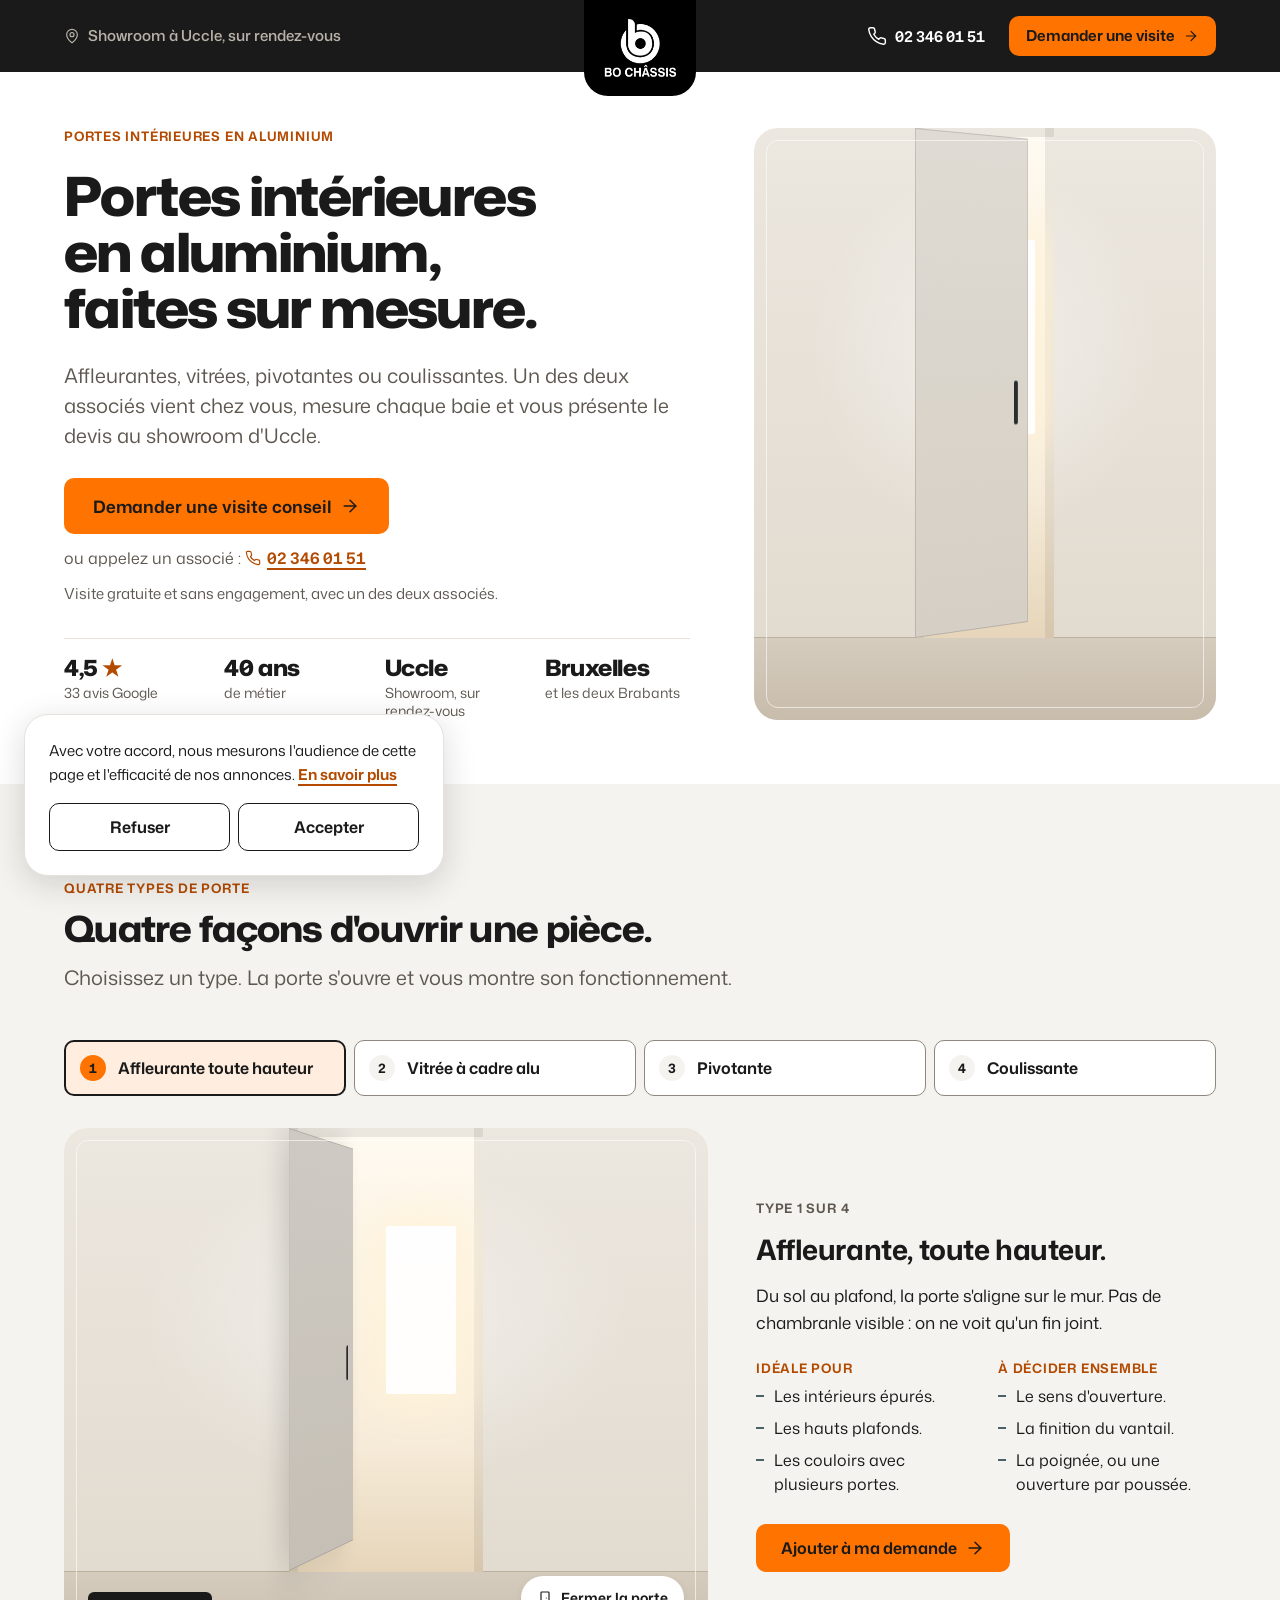
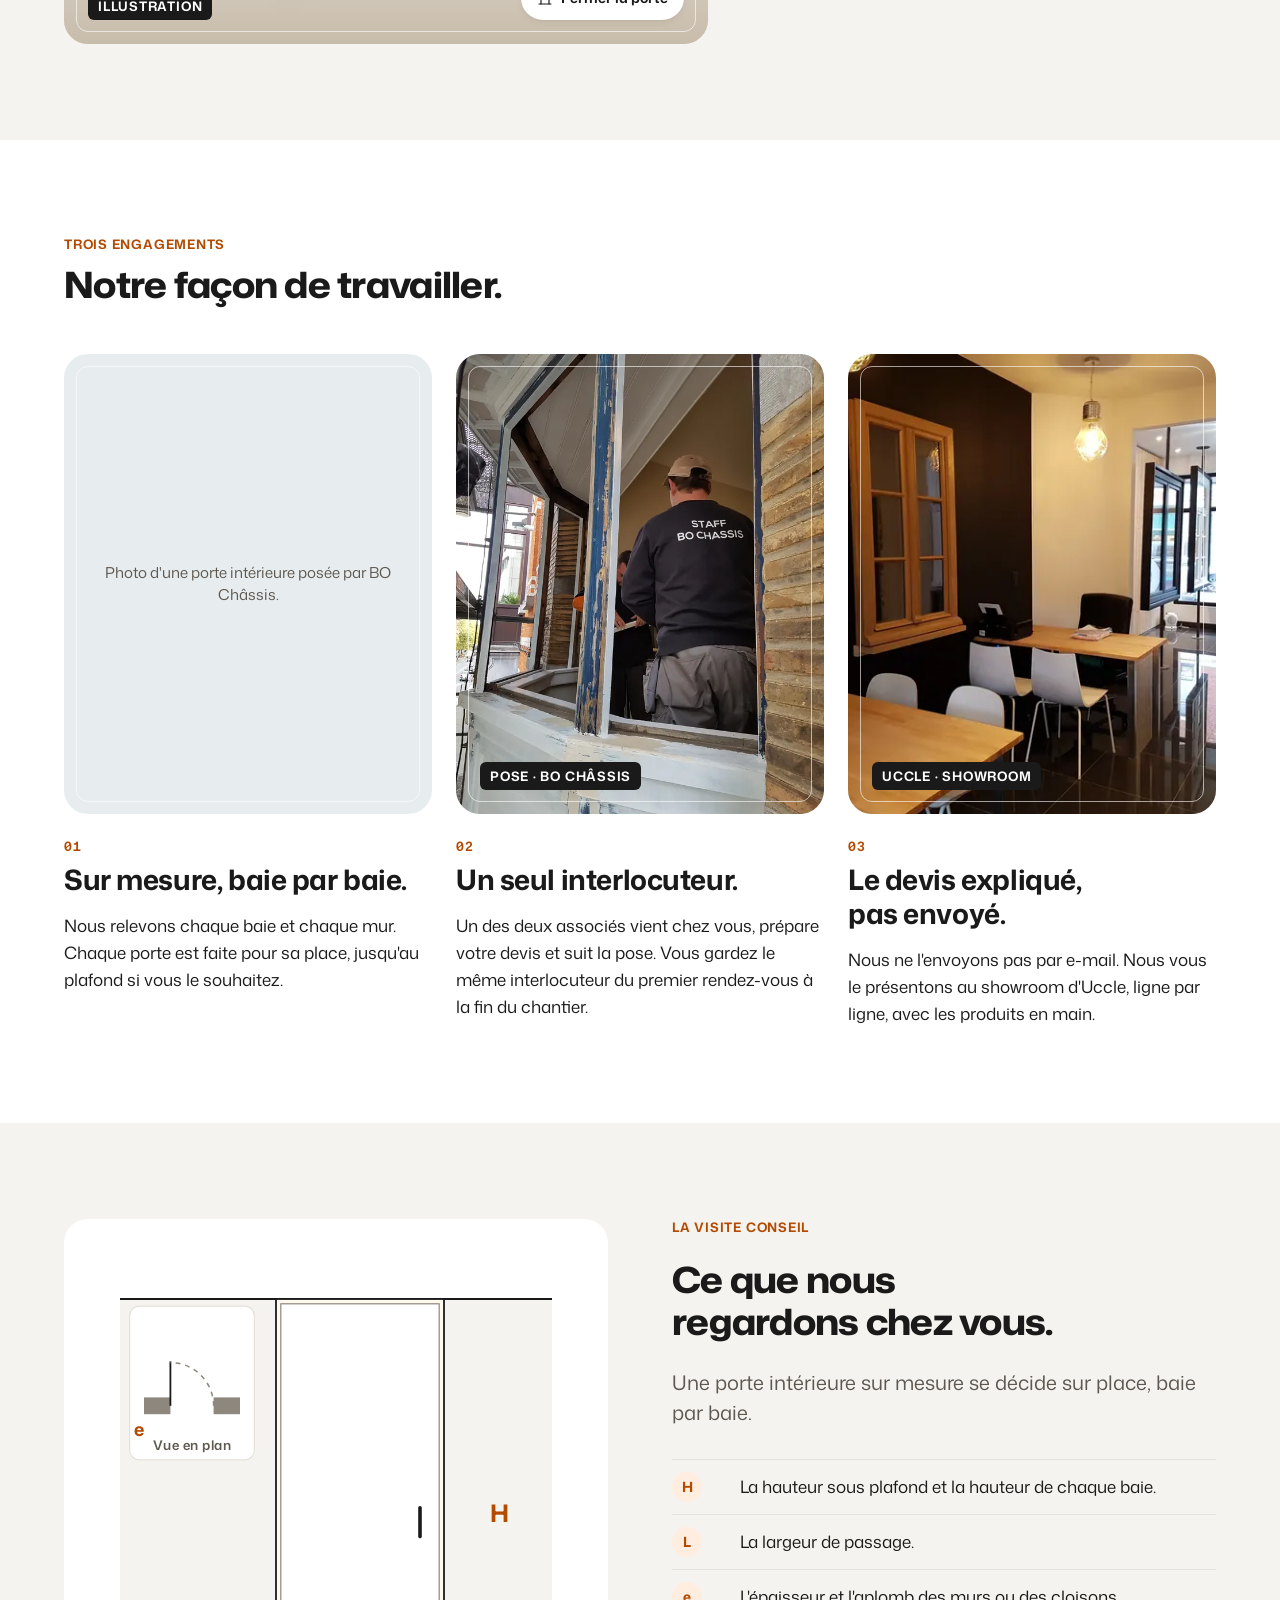
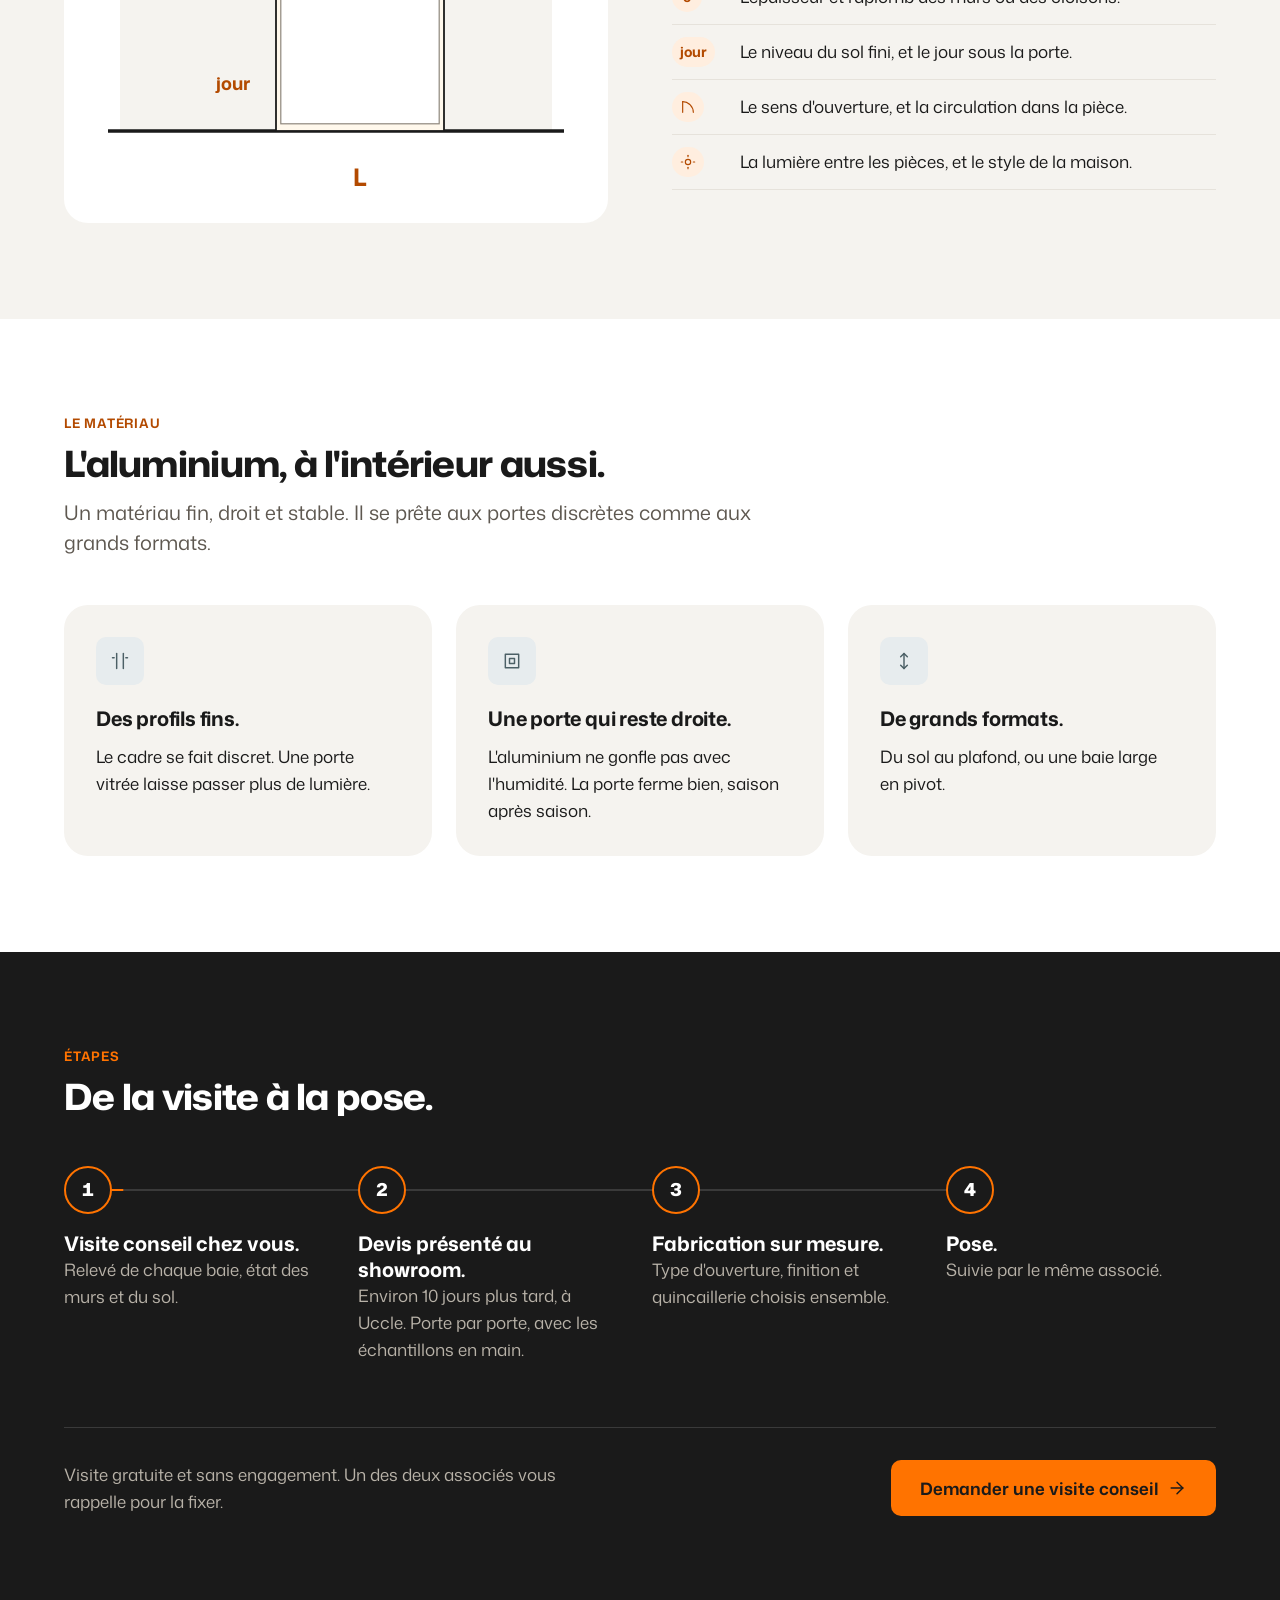
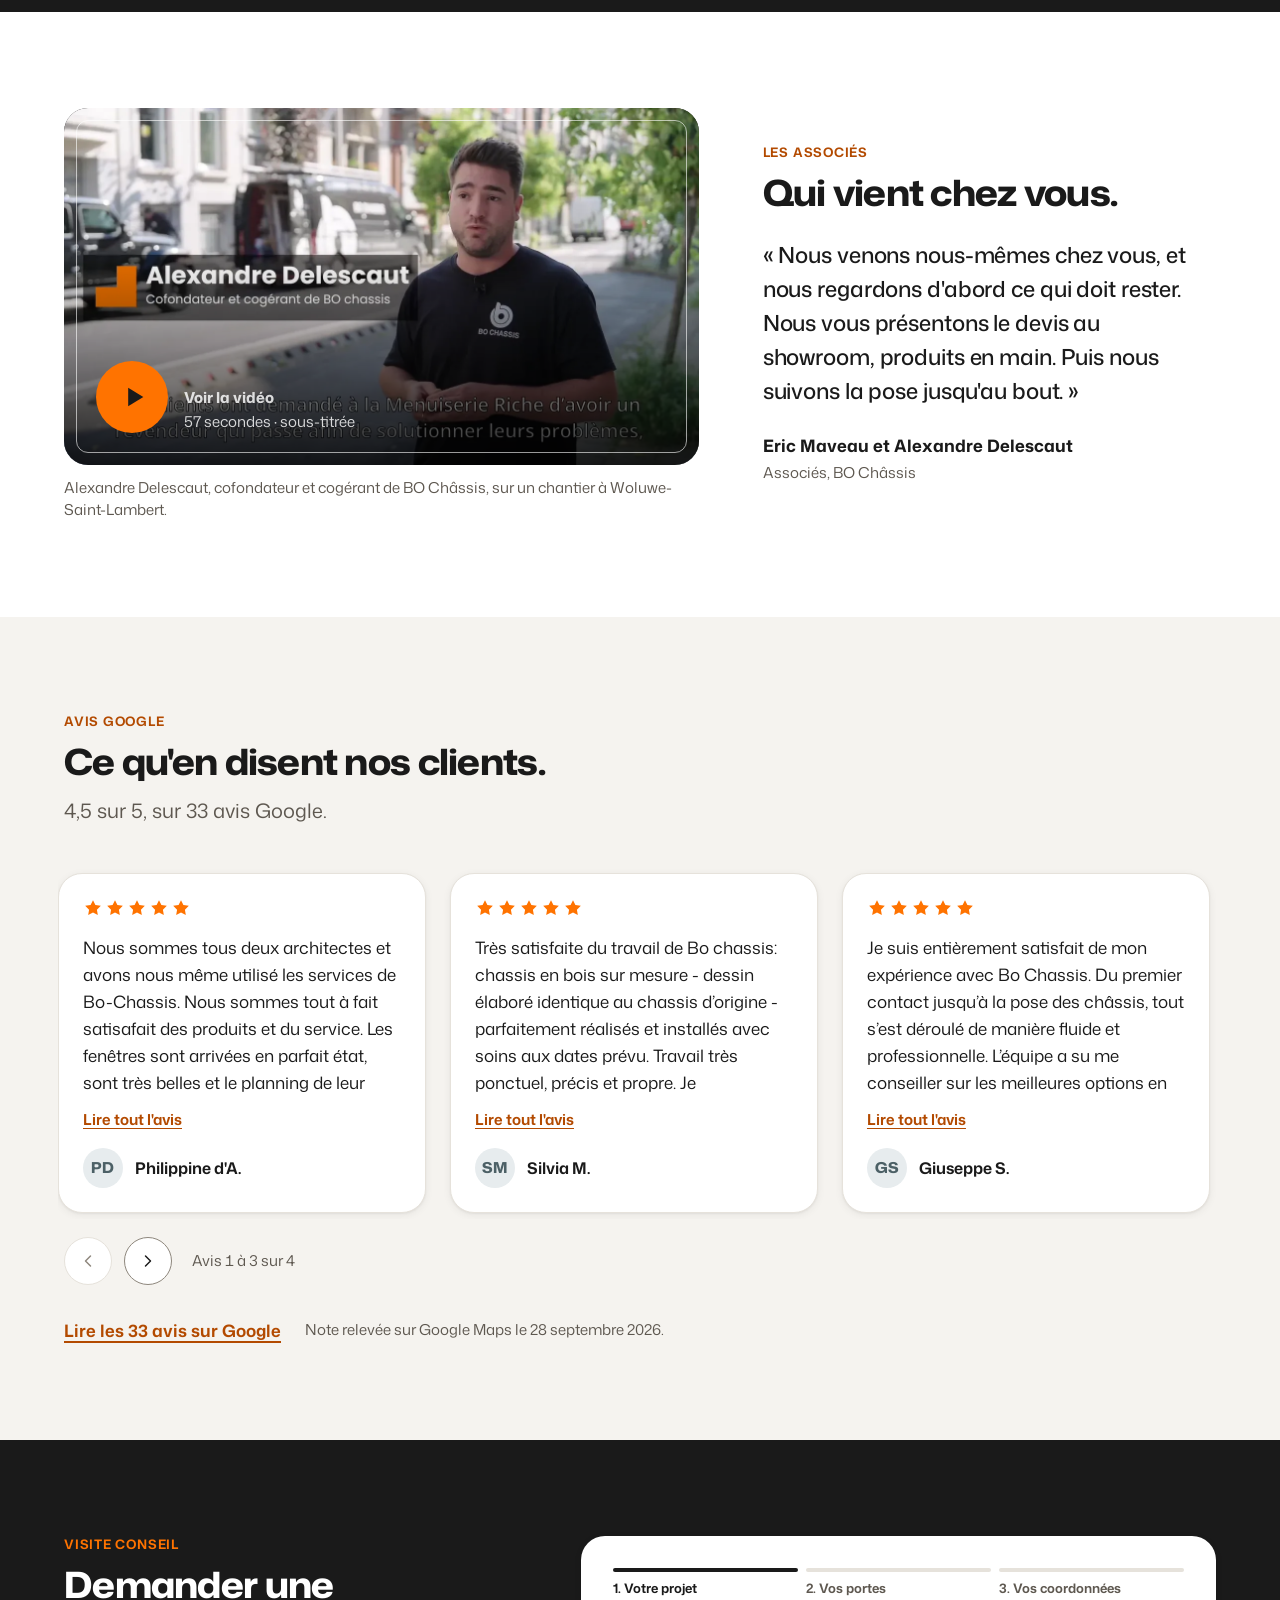
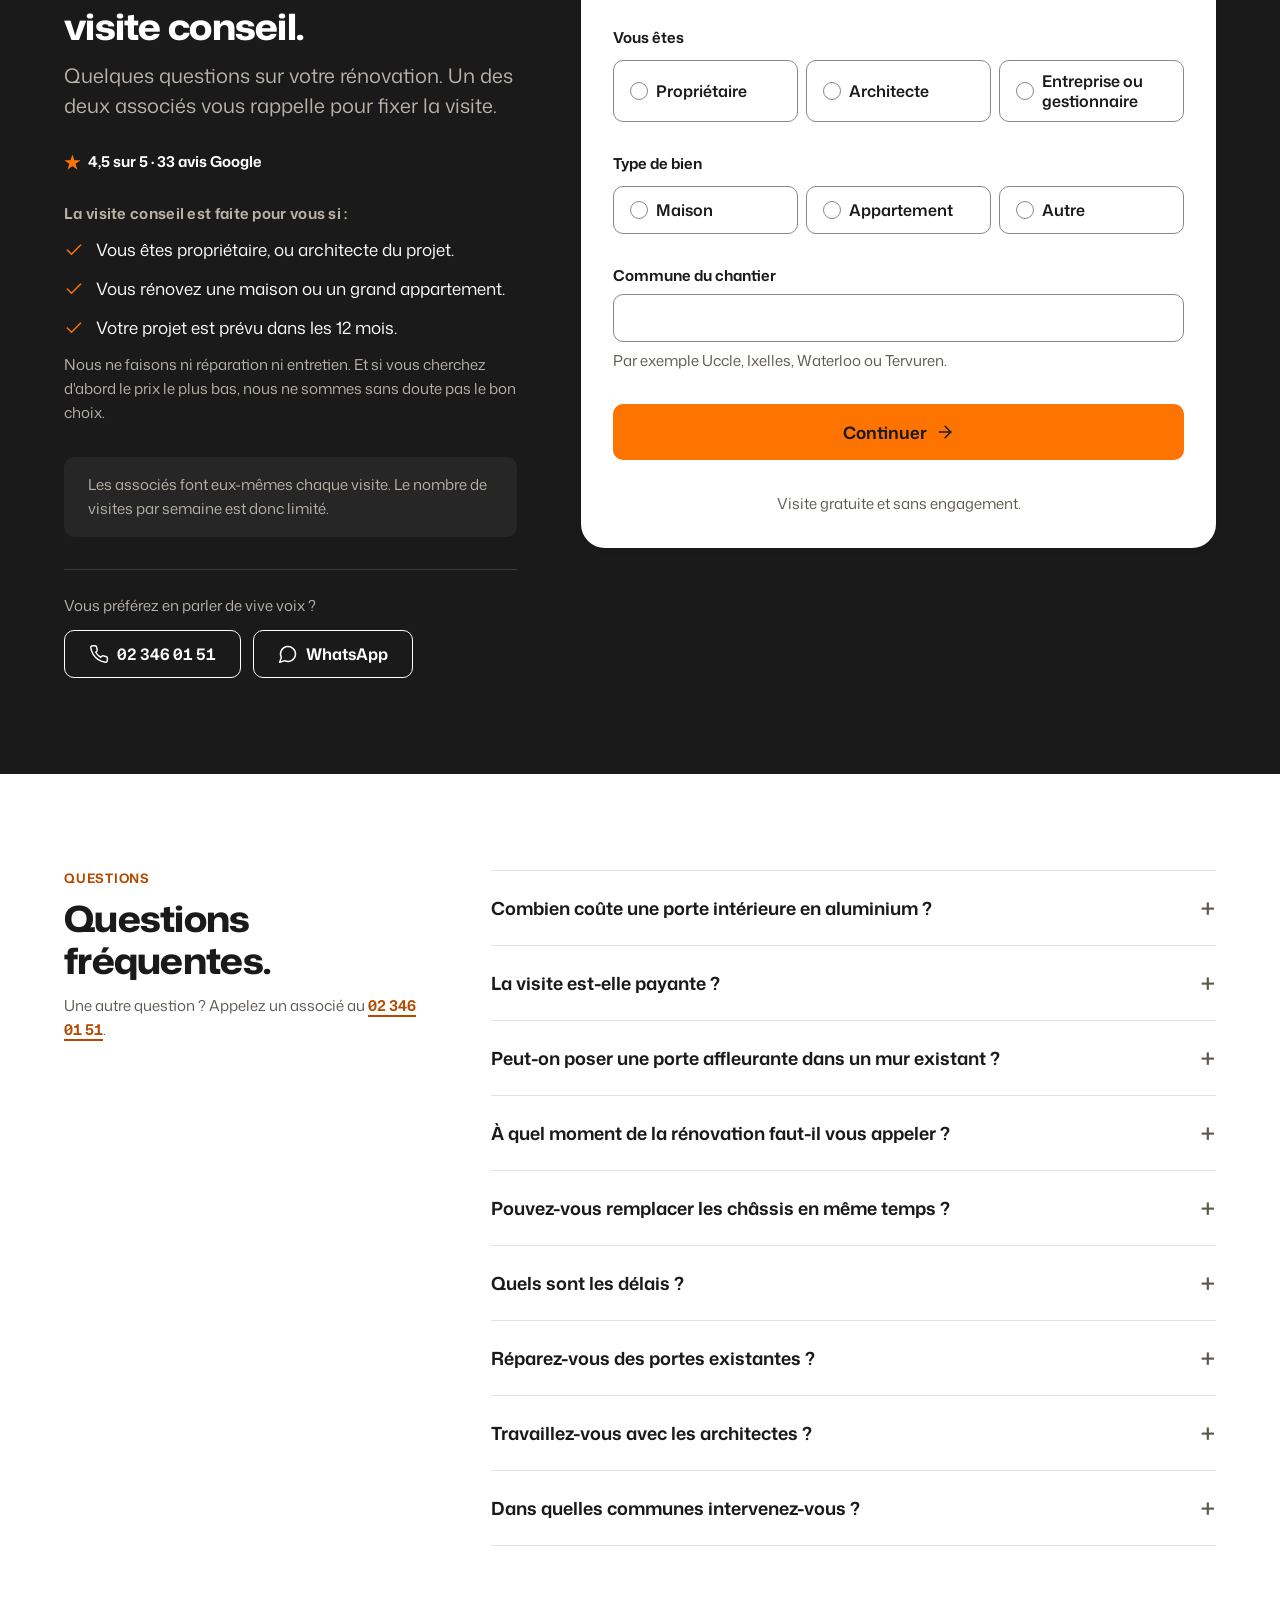
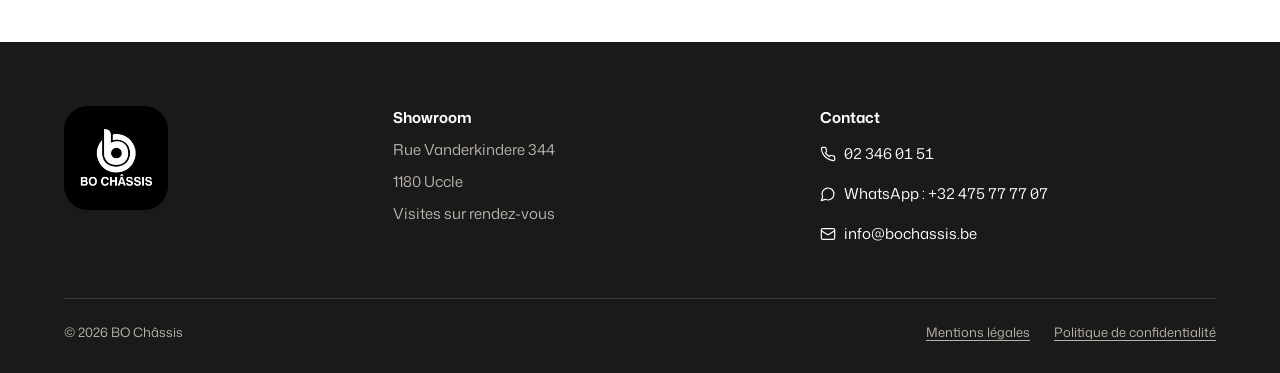
<file: portes-interieures/index.html>
<!doctype html>
<html lang="fr-BE">
<head>
<meta charset="utf-8">
<meta name="viewport" content="width=device-width, initial-scale=1">
<title>Portes intérieures en aluminium sur mesure | BO Châssis</title>
<meta name="description" content="Portes intérieures en aluminium sur mesure : affleurantes, vitrées, pivotantes ou coulissantes. Visite conseil gratuite à Bruxelles et dans les deux Brabants.">
<meta name="robots" content="index, follow, max-image-preview:large">
<link rel="canonical" href="https://visit.bochassis.be/portes-interieures/">
<meta name="theme-color" content="#1a1a1a">
<meta name="format-detection" content="telephone=no">
<link rel="icon" href="/favicon.png" type="image/png">
<link rel="apple-touch-icon" href="/apple-touch-icon.png">
<link rel="manifest" href="/site.webmanifest">
<meta property="og:type" content="website">
<meta property="og:site_name" content="BO Châssis">
<meta property="og:locale" content="fr_BE">
<meta property="og:title" content="Portes intérieures en aluminium sur mesure | BO Châssis">
<meta property="og:description" content="Portes intérieures en aluminium sur mesure : affleurantes, vitrées, pivotantes ou coulissantes. Visite conseil gratuite à Bruxelles et dans les deux Brabants.">
<meta property="og:url" content="https://visit.bochassis.be/portes-interieures/">
<meta property="og:image" content="https://visit.bochassis.be/assets/og/portes-interieures.jpg">
<meta property="og:image:type" content="image/jpeg">
<meta property="og:image:width" content="1200">
<meta property="og:image:height" content="630">
<meta property="og:image:alt" content="Table de rendez-vous du showroom BO Châssis à Uccle">
<meta name="twitter:card" content="summary_large_image">
<meta name="twitter:title" content="Portes intérieures en aluminium sur mesure | BO Châssis">
<meta name="twitter:description" content="Portes intérieures en aluminium sur mesure : affleurantes, vitrées, pivotantes ou coulissantes. Visite conseil gratuite à Bruxelles et dans les deux Brabants.">
<meta name="twitter:image" content="https://visit.bochassis.be/assets/og/portes-interieures.jpg">
<meta name="twitter:image:alt" content="Table de rendez-vous du showroom BO Châssis à Uccle">
<link rel="preload" href="/assets/fonts/mona-sans-latin.woff2" as="font" type="font/woff2" crossorigin>
<link rel="stylesheet" href="/assets/css/landing.71519cfd19.css">
<script>window.dataLayer=window.dataLayer||[];function gtag(){dataLayer.push(arguments)}gtag('consent','default',{ad_storage:'denied',analytics_storage:'denied',ad_user_data:'denied',ad_personalization:'denied',wait_for_update:500});gtag('set','ads_data_redaction',true);try{var s=JSON.parse(localStorage.getItem('bo_consent')||'null');if(s&&(s.v==='granted'||s.v==='denied')&&Date.now()-s.t<182*864e5){gtag('consent','update',{ad_storage:s.v,analytics_storage:s.v,ad_user_data:s.v,ad_personalization:s.v});window.boConsent=s.v}}catch(e){}</script>
<script>window.BO_CONFIG={"hub":{"origin":"https://app.buildozer.be","siteKey":"site_a008c4fa04e5d09565803c54","formId":"edf987e0-b80b-4dcb-b24f-46a7d6ad303c","cmp":"buildozer-consent"},"gtmId":"GTM-NMVKG7NL","turnstile":"0x4AAAAAAFNXNtDgbqNBKeqH"};</script>
<script async src="https://app.buildozer.be/api/public/kit.js" data-site-key="site_a008c4fa04e5d09565803c54" data-cmp="buildozer-consent"></script>
<script>(function(w,d,s,l,i){w[l]=w[l]||[];w[l].push({'gtm.start':new Date().getTime(),event:'gtm.js'});var f=d.getElementsByTagName(s)[0],j=d.createElement(s),dl=l!='dataLayer'?'&l='+l:'';j.async=true;j.src='https://www.googletagmanager.com/gtm.js?id='+i+dl;f.parentNode.insertBefore(j,f);})(window,document,'script','dataLayer','GTM-NMVKG7NL');</script>
<script type="module" src="/assets/js/portes-interieures.5610bbf2e7.js"></script>
<script type="application/ld+json">{"@context":"https://schema.org","@graph":[{"@type":"Organization","@id":"https://bochassis.be/#org","name":"BO Châssis","url":"https://bochassis.be/","logo":"https://visit.bochassis.be/apple-touch-icon.png","email":"info@bochassis.be","telephone":"+3223460151"},{"@type":"HomeAndConstructionBusiness","@id":"https://bochassis.be/#business","name":"BO Châssis","url":"https://bochassis.be/","image":"https://visit.bochassis.be/assets/og/portes-interieures.jpg","telephone":"+3223460151","email":"info@bochassis.be","address":{"@type":"PostalAddress","streetAddress":"Rue Vanderkindere 344","postalCode":"1180","addressLocality":"Uccle","addressCountry":"BE"},"areaServed":[{"@type":"City","name":"Uccle"},{"@type":"City","name":"Ixelles"},{"@type":"City","name":"Woluwe-Saint-Pierre"},{"@type":"City","name":"Woluwe-Saint-Lambert"},{"@type":"City","name":"Watermael-Boitsfort"},{"@type":"City","name":"Etterbeek"},{"@type":"City","name":"Auderghem"},{"@type":"City","name":"Saint-Gilles"},{"@type":"City","name":"Forest"},{"@type":"City","name":"Waterloo"},{"@type":"City","name":"Lasne"},{"@type":"City","name":"Rixensart"},{"@type":"City","name":"La Hulpe"},{"@type":"City","name":"Braine-l'Alleud"},{"@type":"City","name":"Wavre"},{"@type":"City","name":"Rhode-Saint-Genèse"},{"@type":"City","name":"Linkebeek"},{"@type":"City","name":"Kraainem"},{"@type":"City","name":"Wezembeek-Oppem"},{"@type":"City","name":"Tervuren"},{"@type":"City","name":"Overijse"},{"@type":"City","name":"Hoeilaart"}],"parentOrganization":{"@id":"https://bochassis.be/#org"}},{"@type":"WebPage","@id":"https://visit.bochassis.be/portes-interieures/#webpage","url":"https://visit.bochassis.be/portes-interieures/","name":"Portes intérieures en aluminium sur mesure | BO Châssis","description":"Portes intérieures en aluminium sur mesure : affleurantes, vitrées, pivotantes ou coulissantes. Visite conseil gratuite à Bruxelles et dans les deux Brabants.","inLanguage":"fr-BE","primaryImageOfPage":{"@type":"ImageObject","url":"https://visit.bochassis.be/assets/og/portes-interieures.jpg","width":1200,"height":630},"about":{"@id":"https://visit.bochassis.be/portes-interieures/#service"}},{"@type":"Service","@id":"https://visit.bochassis.be/portes-interieures/#service","name":"Portes intérieures en aluminium sur mesure","serviceType":"Fabrication et pose de portes intérieures","provider":{"@id":"https://bochassis.be/#business"},"areaServed":[{"@type":"City","name":"Uccle"},{"@type":"City","name":"Ixelles"},{"@type":"City","name":"Woluwe-Saint-Pierre"},{"@type":"City","name":"Woluwe-Saint-Lambert"},{"@type":"City","name":"Watermael-Boitsfort"},{"@type":"City","name":"Etterbeek"},{"@type":"City","name":"Auderghem"},{"@type":"City","name":"Saint-Gilles"},{"@type":"City","name":"Forest"},{"@type":"City","name":"Waterloo"},{"@type":"City","name":"Lasne"},{"@type":"City","name":"Rixensart"},{"@type":"City","name":"La Hulpe"},{"@type":"City","name":"Braine-l'Alleud"},{"@type":"City","name":"Wavre"},{"@type":"City","name":"Rhode-Saint-Genèse"},{"@type":"City","name":"Linkebeek"},{"@type":"City","name":"Kraainem"},{"@type":"City","name":"Wezembeek-Oppem"},{"@type":"City","name":"Tervuren"},{"@type":"City","name":"Overijse"},{"@type":"City","name":"Hoeilaart"}],"url":"https://visit.bochassis.be/portes-interieures/"},{"@type":"FAQPage","@id":"https://visit.bochassis.be/portes-interieures/#faq","mainEntity":[{"@type":"Question","name":"Combien coûte une porte intérieure en aluminium ?","acceptedAnswer":{"@type":"Answer","text":"Cela dépend du type d'ouverture, des dimensions, du vitrage et de la finition. Nous ne sommes pas les moins chers. Le devis détaille chaque porte, et nous vous l'expliquons au showroom."}},{"@type":"Question","name":"La visite est-elle payante ?","acceptedAnswer":{"@type":"Answer","text":"Non. Elle est gratuite et sans engagement."}},{"@type":"Question","name":"Peut-on poser une porte affleurante dans un mur existant ?","acceptedAnswer":{"@type":"Answer","text":"Cela dépend de l'épaisseur et de l'état du mur ou de la cloison. Nous le vérifions lors de la visite."}},{"@type":"Question","name":"À quel moment de la rénovation faut-il vous appeler ?","acceptedAnswer":{"@type":"Answer","text":"Le plus tôt possible. Une porte affleurante ou à galandage se prévoit avec la cloison."}},{"@type":"Question","name":"Pouvez-vous remplacer les châssis en même temps ?","acceptedAnswer":{"@type":"Answer","text":"Oui. Nous regardons les portes et les châssis lors de la même visite."}},{"@type":"Question","name":"Quels sont les délais ?","acceptedAnswer":{"@type":"Answer","text":"Le devis vous est présenté au showroom environ 10 jours après la visite."}},{"@type":"Question","name":"Réparez-vous des portes existantes ?","acceptedAnswer":{"@type":"Answer","text":"Non. Nous ne faisons ni réparation ni entretien. Nous posons des portes neuves, faites sur mesure."}},{"@type":"Question","name":"Travaillez-vous avec les architectes ?","acceptedAnswer":{"@type":"Answer","text":"Oui. Nous travaillons avec les propriétaires et avec les architectes qui les accompagnent. Nous relevons les baies sur chantier et remettons un devis détaillé, porte par porte. Nous ne travaillons pas pour des entreprises de construction ni pour des gestionnaires d'immeubles."}},{"@type":"Question","name":"Dans quelles communes intervenez-vous ?","acceptedAnswer":{"@type":"Answer","text":"Bruxelles, Brabant wallon et Brabant flamand. En particulier : Bruxelles / Brussel : Uccle / Ukkel, Ixelles / Elsene, Woluwe-Saint-Pierre / Sint-Pieters-Woluwe, Woluwe-Saint-Lambert / Sint-Lambrechts-Woluwe, Watermael-Boitsfort / Watermaal-Bosvoorde, Etterbeek, Auderghem / Oudergem, Saint-Gilles / Sint-Gillis, Forest / Vorst. Brabant wallon / Waals-Brabant : Waterloo, Lasne, Rixensart, La Hulpe / Terhulpen, Braine-l'Alleud / Eigenbrakel, Wavre / Waver. Brabant flamand / Vlaams-Brabant : Rhode-Saint-Genèse / Sint-Genesius-Rode, Linkebeek, Kraainem, Wezembeek-Oppem, Tervuren, Overijse, Hoeilaart."}}]}]}</script>
</head>
<body>
<noscript><iframe src="https://www.googletagmanager.com/ns.html?id=GTM-NMVKG7NL" height="0" width="0" style="display:none;visibility:hidden"></iframe></noscript>
<div id="app"><div class="lp" id="top" style="width:100%;min-height:100vh;font-family:'Mona Sans', 'Helvetica Neue', Arial, sans-serif;color:#1a1a1a;background:#ffffff;"><header class="hd hd--over"><div class="wrap hd__inner"><div class="mnav"><button class="mnav__btn" type="button" aria-expanded="false" aria-controls="mnav-panel" aria-label="Menu des sections de la page"><svg class="ic mnav__ic" viewBox="0 0 24 24" aria-hidden="true"><g class="mnav__bars"><path d="M4 7h16"></path><path d="M4 12h16"></path><path d="M4 17h16"></path></g><g class="mnav__x"><path d="M18 6 6 18"></path><path d="m6 6 12 12"></path></g></svg><span>Menu</span></button><nav class="mnav__panel" id="mnav-panel" aria-label="Sections de la page" hidden><ul class="mnav__list"><li><a href="#types">Les quatre types de porte</a></li><li><a href="#ms-title">Ce que nous regardons</a></li><li><a href="#pk-title">Pourquoi l’aluminium</a></li><li><a href="#me-title">Les étapes</a></li><li><a href="#av-title">Avis clients</a></li><li><a href="#faq-title">Questions fréquentes</a></li></ul><a class="btn btn--primary btn--lg btn--block" href="#demande"><span>Demander une visite conseil</span><svg class="ic ic-arrow" viewBox="0 0 24 24" aria-hidden="true"><path d="M5 12h14"></path><path d="m12 5 7 7-7 7"></path></svg></a><a class="mnav__tel" href="tel:+3223460151">Ou appelez un associé : <strong>02 346 01 51</strong></a></nav></div><p class="hd__note" style="margin:0;"><svg class="ic ic--sm" viewBox="0 0 24 24" aria-hidden="true"><path d="M20 10c0 4.993-5.539 10.193-7.399 11.799a1 1 0 0 1-1.202 0C9.539 20.193 4 14.993 4 10a8 8 0 0 1 16 0"></path><circle cx="12" cy="10" r="3"></circle></svg><span>Showroom à Uccle, sur rendez-vous</span></p><a class="logo-tab" href="#top" aria-label="BO Châssis, haut de page"><img src="/assets/img/0a56fe7369133a8e666bd60ec28c0fcc.webp" alt="BO Châssis" width="139" height="111" decoding="async"/></a><div class="hd__end"><a class="hd__tel" href="tel:+3223460151" aria-label="Appeler un associé au 02 346 01 51"><svg class="ic ic-ring" viewBox="0 0 24 24" aria-hidden="true"><path d="M22 16.92v3a2 2 0 0 1-2.18 2 19.79 19.79 0 0 1-8.63-3.07 19.5 19.5 0 0 1-6-6 19.79 19.79 0 0 1-3.07-8.67A2 2 0 0 1 4.11 2h3a2 2 0 0 1 2 1.72 12.84 12.84 0 0 0 .7 2.81 2 2 0 0 1-.45 2.11L8.09 9.91a16 16 0 0 0 6 6l1.27-1.27a2 2 0 0 1 2.11-.45 12.84 12.84 0 0 0 2.81.7A2 2 0 0 1 22 16.92z"></path></svg><span class="hd__tel-label">02 346 01 51</span></a><a class="btn btn--primary btn--sm hd__cta" href="#demande"><span>Demander une visite</span><svg class="ic ic--sm ic-arrow" viewBox="0 0 24 24" aria-hidden="true"><path d="M5 12h14"></path><path d="m12 5 7 7-7 7"></path></svg></a></div></div></header><main class="main"><section class="hero hero--photo" aria-labelledby="hero-title"><div class="wrap"><div class="hero__grid"><div class="hero__copy"><span class="label eyebrow"><span class="sc-interp">Portes intérieures en aluminium</span></span><p class="hero-rating"><span class="hero-rating__star" aria-hidden="true">★</span><strong>4,5</strong><span class="sr-only"> sur 5</span><span aria-hidden="true">·</span>33 avis Google</p><h1 class="display-xl" id="hero-title"><span class="sc-interp">Portes intérieures en aluminium, faites sur mesure.</span></h1><p class="lead"><span class="sc-interp">Affleurantes, vitrées, pivotantes ou coulissantes. Un des deux associés vient chez vous, mesure chaque baie et vous présente le devis au showroom d'Uccle.</span></p><div class="hero__actions"><div class="hero__cta-row"><a class="btn btn--primary btn--lg" href="#demande"><span>Demander une visite conseil</span><svg class="ic ic-arrow" viewBox="0 0 24 24" aria-hidden="true"><path d="M5 12h14"></path><path d="m12 5 7 7-7 7"></path></svg></a><p class="hero__or">ou appelez un associé : <a class="link link--tel tnum" href="tel:+3223460151"><svg class="ic ic--sm ic-ring" viewBox="0 0 24 24" aria-hidden="true"><path d="M22 16.92v3a2 2 0 0 1-2.18 2 19.79 19.79 0 0 1-8.63-3.07 19.5 19.5 0 0 1-6-6 19.79 19.79 0 0 1-3.07-8.67A2 2 0 0 1 4.11 2h3a2 2 0 0 1 2 1.72 12.84 12.84 0 0 0 .7 2.81 2 2 0 0 1-.45 2.11L8.09 9.91a16 16 0 0 0 6 6l1.27-1.27a2 2 0 0 1 2.11-.45 12.84 12.84 0 0 0 2.81.7A2 2 0 0 1 22 16.92z"></path></svg>02 346 01 51</a></p></div><p class="body-s">Visite gratuite et sans engagement, avec un des deux associés.</p></div><div class="proof" role="list" aria-label="En bref"><div class="proof__item proof__item--rating" role="listitem"><span class="proof__value">4,5 <span class="proof__star" aria-hidden="true">★</span><span class="sr-only"> sur 5</span></span><span class="proof__label">33 avis Google</span></div><div class="proof__item" role="listitem"><span class="proof__value">40 ans</span><span class="proof__label">de métier</span></div><div class="proof__item" role="listitem"><span class="proof__value">Uccle</span><span class="proof__label">Showroom, sur rendez-vous</span></div><div class="proof__item" role="listitem"><span class="proof__value">Bruxelles</span><span class="proof__label">et les deux Brabants</span></div></div></div><div class="hero__visual"><div class="dx__stage dx__stage--hero dx--affleurante" aria-hidden="true"><span class="dx__light"></span><span class="dx__floor"></span><span class="dx__opening"><span class="dx__beyond"></span><span class="dx__rail"></span><span class="dx__leaf"><span class="dx__glass"></span><span class="dx__bar"></span><span class="dx__handle"></span></span><span class="dx__axis dx__axis--top"></span><span class="dx__axis dx__axis--bot"></span></span></div><span class="dx__note"></span></div></div></div></section><section class="section section--alt" id="types" aria-labelledby="dx-title"><div class="wrap"><div class="heading section-head"><span class="label eyebrow">Quatre types de porte</span><h2 class="h1" id="dx-title">Quatre façons d'ouvrir une pièce.</h2><p class="lead">Choisissez un type. La porte s'ouvre et vous montre son fonctionnement.</p></div><div class="dx"><div class="dx__tabs" role="tablist" aria-label="Types de porte"><button class="dx__tab" type="button" role="tab" aria-selected="true"><span class="dx__tab-n"><span class="sc-interp">1</span></span><span><span class="sc-interp">Affleurante toute hauteur</span></span></button><button class="dx__tab" type="button" role="tab" aria-selected="false"><span class="dx__tab-n"><span class="sc-interp">2</span></span><span><span class="sc-interp">Vitrée à cadre alu</span></span></button><button class="dx__tab" type="button" role="tab" aria-selected="false"><span class="dx__tab-n"><span class="sc-interp">3</span></span><span><span class="sc-interp">Pivotante</span></span></button><button class="dx__tab" type="button" role="tab" aria-selected="false"><span class="dx__tab-n"><span class="sc-interp">4</span></span><span><span class="sc-interp">Coulissante</span></span></button></div><div class="dx__body"><div class="dx__stage dx--affleurante"><span class="dx__light" aria-hidden="true"></span><span class="dx__floor" aria-hidden="true"></span><span class="dx__opening" aria-hidden="true"><span class="dx__beyond"></span><span class="dx__rail"></span><span class="dx__leaf"><span class="dx__glass"></span><span class="dx__bar"></span><span class="dx__handle"></span></span><span class="dx__axis dx__axis--top"></span><span class="dx__axis dx__axis--bot"></span></span><button class="dx__toggle" type="button" aria-pressed="false"><svg class="ic ic--sm" viewBox="0 0 24 24" aria-hidden="true"><path d="M3 21h18"></path><path d="M6 21V4a1 1 0 0 1 1-1h10a1 1 0 0 1 1 1v17"></path><path d="M14 12h.01"></path></svg><span><span class="sc-interp">Ouvrir la porte</span></span></button><span class="frame__tag">Illustration</span></div><div class="dx__info" role="tabpanel" aria-live="polite"><span class="label muted">Type <span class="sc-interp">1</span> sur 4</span><h3 class="h2"><span class="sc-interp">Affleurante, toute hauteur.</span></h3><p class="body"><span class="sc-interp">Du sol au plafond, la porte s'aligne sur le mur. Pas de chambranle visible : on ne voit qu'un fin joint.</span></p><div class="dx__cols"><div><p class="dx__k">Idéale pour</p><ul class="dx__list"><li><span class="sc-interp">Les intérieurs épurés.</span></li><li><span class="sc-interp">Les hauts plafonds.</span></li><li><span class="sc-interp">Les couloirs avec plusieurs portes.</span></li></ul></div><div><p class="dx__k">À décider ensemble</p><ul class="dx__list"><li><span class="sc-interp">Le sens d'ouverture.</span></li><li><span class="sc-interp">La finition du vantail.</span></li><li><span class="sc-interp">La poignée, ou une ouverture par poussée.</span></li></ul></div></div><div class="dx__foot"><a class="btn btn--primary" href="#demande"><span><span class="sc-interp">Ajouter à ma demande</span></span><svg class="ic ic-arrow" viewBox="0 0 24 24" aria-hidden="true"><path d="M5 12h14"></path><path d="m12 5 7 7-7 7"></path></svg></a></div></div></div></div></div></section><section class="section" aria-labelledby="pl-title"><div class="wrap"><div class="heading section-head"><span class="label eyebrow">Trois engagements</span><h2 class="h1" id="pl-title">Notre façon de travailler.</h2></div><div class="pillars"><article class="pillar"><figure class="frame frame--45 frame--ph"><div class="frame__ph"><span>Photo d'une porte intérieure posée par BO Châssis.</span></div></figure><div class="pillar__head"><span class="pillar__num">01</span><h3 class="h2">Sur mesure, baie par baie.</h3></div><p class="body">Nous relevons chaque baie et chaque mur. Chaque porte est faite pour sa place, jusqu'au plafond si vous le souhaitez.</p></article><article class="pillar"><figure class="frame frame--45"><img src="/assets/img/1a68e3feff661ca1d5f1e08ff1aac47d.webp" alt="Poseur BO Châssis de dos, en train de déposer un ancien châssis bois" width="1800" height="2400" loading="lazy" sizes="(max-width: 640px) 100vw, (max-width: 1023px) 50vw, 400px" srcset="/assets/img/1a68e3feff661ca1d5f1e08ff1aac47d-640w.webp 640w, /assets/img/1a68e3feff661ca1d5f1e08ff1aac47d-1024w.webp 1024w, /assets/img/1a68e3feff661ca1d5f1e08ff1aac47d.webp 1600w" decoding="async"/><span class="frame__tag">Pose · BO Châssis</span></figure><div class="pillar__head"><span class="pillar__num">02</span><h3 class="h2">Un seul interlocuteur.</h3></div><p class="body">Un des deux associés vient chez vous, prépare votre devis et suit la pose. Vous gardez le même interlocuteur du premier rendez-vous à la fin du chantier.</p></article><article class="pillar"><figure class="frame frame--45"><img src="/assets/img/cc8757d13f5c79ee6c249871fcddc692.webp" alt="Table de rendez-vous du showroom d'Uccle, châssis bois exposé au mur" width="2400" height="1800" loading="lazy" sizes="(max-width: 640px) 100vw, (max-width: 1023px) 50vw, 400px" srcset="/assets/img/cc8757d13f5c79ee6c249871fcddc692-640w.webp 640w, /assets/img/cc8757d13f5c79ee6c249871fcddc692-1024w.webp 1024w, /assets/img/cc8757d13f5c79ee6c249871fcddc692.webp 1600w" decoding="async"/><span class="frame__tag">Uccle · Showroom</span></figure><div class="pillar__head"><span class="pillar__num">03</span><h3 class="h2">Le devis expliqué, pas envoyé.</h3></div><p class="body">Nous ne l'envoyons pas par e-mail. Nous vous le présentons au showroom d'Uccle, ligne par ligne, avec les produits en main.</p></article></div></div></section><section class="section section--alt" aria-labelledby="ms-title"><div class="wrap split split--top"><figure class="measure" style="margin:0;"><svg class="measure__svg" viewBox="0 0 400 450" role="img" aria-label="Relevé d'une baie : hauteur, largeur, épaisseur du mur et jour sous la porte"><rect class="ms__wall" x="20" y="40" width="360" height="360"></rect><path class="ms__line" d="M20 40H380"></path><path class="ms__floor" d="M10 400H390"></path><rect class="ms__open" x="150" y="40" width="140" height="360"></rect><rect class="ms__leaf" x="154" y="44" width="132" height="350"></rect><path class="ms__handle" d="M270 214V238"></path><g class="ms__dim"><path d="M316 40V400M310 40H322M310 400H322"></path><path d="M150 424H290M150 418V430M290 418V430"></path></g><text class="ms__t" x="328" y="226">H</text><text class="ms__t" x="214" y="446">L</text><g class="ms__dim"><path d="M178 397L136 370"></path></g><text class="ms__t ms__t--s" x="128" y="366" text-anchor="end">jour</text><g transform="translate(40 92)"><rect class="ms__card" x="-12" y="-46" width="104" height="128" rx="8"></rect><rect class="ms__cut" x="0" y="30" width="22" height="14"></rect><rect class="ms__cut" x="58" y="30" width="22" height="14"></rect><path class="ms__line" d="M22 37V0"></path><path class="ms__arc" d="M58 37A36 36 0 0 0 22 1"></path><g class="ms__dim"><path d="M-4 30V44M-7 30H-1M-7 44H-1"></path></g><text class="ms__t ms__t--s" x="-8" y="62">e</text><text class="ms__cap" x="40" y="74" text-anchor="middle">Vue en plan</text></g></svg></figure><div class="heading" style="gap:var(--space-5);"><span class="label eyebrow">La visite conseil</span><h2 class="h1" id="ms-title">Ce que nous regardons chez vous.</h2><p class="lead">Une porte intérieure sur mesure se décide sur place, baie par baie.</p><ul class="measure__list"><li><span class="measure__k">H</span><span>La hauteur sous plafond et la hauteur de chaque baie.</span></li><li><span class="measure__k">L</span><span>La largeur de passage.</span></li><li><span class="measure__k">e</span><span>L'épaisseur et l'aplomb des murs ou des cloisons.</span></li><li><span class="measure__k">jour</span><span>Le niveau du sol fini, et le jour sous la porte.</span></li><li><span class="measure__k" aria-hidden="true"><svg class="ic ic--sm" viewBox="0 0 24 24"><path d="M4 20V4"></path><path d="M4 4a16 16 0 0 1 16 16"></path></svg></span><span>Le sens d'ouverture, et la circulation dans la pièce.</span></li><li><span class="measure__k" aria-hidden="true"><svg class="ic ic--sm" viewBox="0 0 24 24"><circle cx="12" cy="12" r="4"></circle><path d="M12 2v2"></path><path d="M12 20v2"></path><path d="M2 12h2"></path><path d="M20 12h2"></path></svg></span><span>La lumière entre les pièces, et le style de la maison.</span></li></ul></div></div></section><section class="section" aria-labelledby="pk-title"><div class="wrap"><div class="heading section-head"><span class="label eyebrow">Le matériau</span><h2 class="h1" id="pk-title">L'aluminium, à l'intérieur aussi.</h2><p class="lead">Un matériau fin, droit et stable. Il se prête aux portes discrètes comme aux grands formats.</p></div><div class="perks"><article class="perk"><span class="perk__ic" aria-hidden="true"><svg class="ic" viewBox="0 0 24 24"><path d="M8 3v18"></path><path d="M16 3v18"></path><path d="M3 8h2"></path><path d="M19 8h2"></path></svg></span><h3 class="h3">Des profils fins.</h3><p class="body">Le cadre se fait discret. Une porte vitrée laisse passer plus de lumière.</p></article><article class="perk"><span class="perk__ic" aria-hidden="true"><svg class="ic" viewBox="0 0 24 24"><path d="M4 4h16v16H4z"></path><path d="M9 9h6v6H9z"></path></svg></span><h3 class="h3">Une porte qui reste droite.</h3><p class="body">L'aluminium ne gonfle pas avec l'humidité. La porte ferme bien, saison après saison.</p></article><article class="perk"><span class="perk__ic" aria-hidden="true"><svg class="ic" viewBox="0 0 24 24"><path d="M12 3v18"></path><path d="m8 7 4-4 4 4"></path><path d="m8 17 4 4 4-4"></path></svg></span><h3 class="h3">De grands formats.</h3><p class="body">Du sol au plafond, ou une baie large en pivot. </p></article></div></div></section><section class="section section--dark" aria-labelledby="me-title"><div class="wrap"><div class="heading section-head"><span class="label eyebrow">Étapes</span><h2 class="h1" id="me-title">De la visite à la pose.</h2></div><div class="steps"><span class="thread" aria-hidden="true"><span class="thread__fill"></span></span><ol class="steps__list"><li class="step"><span class="step__num">1</span><div class="step__body"><h3 class="step__title">Visite conseil chez vous.</h3><p class="step__text">Relevé de chaque baie, état des murs et du sol.</p></div></li><li class="step"><span class="step__num">2</span><div class="step__body"><h3 class="step__title">Devis présenté au showroom.</h3><p class="step__text">Environ 10 jours plus tard, à Uccle. Porte par porte, avec les échantillons en main.</p></div></li><li class="step"><span class="step__num">3</span><div class="step__body"><h3 class="step__title">Fabrication sur mesure.</h3><p class="step__text">Type d'ouverture, finition et quincaillerie choisis ensemble.</p></div></li><li class="step"><span class="step__num">4</span><div class="step__body"><h3 class="step__title">Pose.</h3><p class="step__text">Suivie par le même associé. </p></div></li></ol></div><div class="method-cta"><p class="method-cta__note">Visite gratuite et sans engagement. Un des deux associés vous rappelle pour la fixer.</p><a class="btn btn--primary btn--lg" href="#demande"><span>Demander une visite conseil</span><svg class="ic ic-arrow" viewBox="0 0 24 24" aria-hidden="true"><path d="M5 12h14"></path><path d="m12 5 7 7-7 7"></path></svg></a></div></div></section><section class="section" aria-labelledby="as-title"><div class="wrap split split--7-5"><div class="vid-wrap"><figure class="frame vid " style="margin:0;"><video class="vid__el" src="/assets/video/04942d72dced4f0b6f629022b573cb45.mp4" poster="/assets/img/71f2bfef2bce055a74f54e3757180be4.webp" preload="none" playsinline></video><button class="vid__cover" type="button" aria-label="Lire la vidéo d'Alexandre Delescaut, 57 secondes, sous-titrée"><span class="vid__play" aria-hidden="true"><svg class="ic" viewBox="0 0 24 24"><path d="M7 4v16l13-8z" fill="currentColor" stroke="none"></path></svg></span><span class="vid__meta"><strong><span class="sc-interp">Voir la vidéo</span></strong><span>57 secondes · sous-titrée</span></span></button></figure><p class="vid__cap">Alexandre Delescaut, cofondateur et cogérant de BO Châssis, sur un chantier à Woluwe-Saint-Lambert.</p></div><div class="stack"><div class="heading"><span class="label eyebrow">Les associés</span><h2 class="h1" id="as-title">Qui vient chez vous.</h2></div><blockquote class="quote">« Nous venons nous-mêmes chez vous, et nous regardons d'abord ce qui doit rester. Nous vous présentons le devis au showroom, produits en main. Puis nous suivons la pose jusqu'au bout. »</blockquote><div class="sign"><strong>Eric Maveau et Alexandre Delescaut</strong><span class="body-s">Associés, BO Châssis</span></div></div></div></section><section class="section section--alt" aria-labelledby="av-title"><div class="wrap"><div class="heading section-head"><span class="label eyebrow">Avis Google</span><h2 class="h1" id="av-title">Ce qu'en disent nos clients.</h2><p class="lead">4,5 sur 5, sur 33 avis Google.</p></div><div class="rv"><div class="rv__track" tabindex="0" role="region" aria-label="Avis Google, faites défiler pour en voir d'autres"><article class="review rv__item"><div class="review__top"><span class="review__stars" role="img" aria-label="Note : 5 sur 5"><svg class="is-on" viewBox="0 0 24 24" aria-hidden="true"><path d="M12 2.6l2.9 5.9 6.5.9-4.7 4.6 1.1 6.5L12 17.4l-5.8 3.1 1.1-6.5L2.6 9.4l6.5-.9z"></path></svg><svg class="is-on" viewBox="0 0 24 24" aria-hidden="true"><path d="M12 2.6l2.9 5.9 6.5.9-4.7 4.6 1.1 6.5L12 17.4l-5.8 3.1 1.1-6.5L2.6 9.4l6.5-.9z"></path></svg><svg class="is-on" viewBox="0 0 24 24" aria-hidden="true"><path d="M12 2.6l2.9 5.9 6.5.9-4.7 4.6 1.1 6.5L12 17.4l-5.8 3.1 1.1-6.5L2.6 9.4l6.5-.9z"></path></svg><svg class="is-on" viewBox="0 0 24 24" aria-hidden="true"><path d="M12 2.6l2.9 5.9 6.5.9-4.7 4.6 1.1 6.5L12 17.4l-5.8 3.1 1.1-6.5L2.6 9.4l6.5-.9z"></path></svg><svg class="is-on" viewBox="0 0 24 24" aria-hidden="true"><path d="M12 2.6l2.9 5.9 6.5.9-4.7 4.6 1.1 6.5L12 17.4l-5.8 3.1 1.1-6.5L2.6 9.4l6.5-.9z"></path></svg></span></div><div class="review__body is-clamped" id="avis-philippine"><p><span class="sc-interp">Nous sommes tous deux architectes et avons nous même utilisé les services de Bo-Chassis. Nous sommes tout à fait satisafait des produits et du service. Les fenêtres sont arrivées en parfait état, sont très belles et le planning de leur placement a été souple afin de bien se mettre dans notre planning de chantier. Elles ont été bien placées et tout les petits imprévus classiques d'un chantier ont été parfaitement géré. Nous recommandons les yeux fermés.</span></p></div><div class="review__who"><span class="review__avatar" aria-hidden="true"><span class="sc-interp">PD</span></span><span class="review__name"><span class="sc-interp">Philippine d'A.</span></span></div></article><article class="review rv__item"><div class="review__top"><span class="review__stars" role="img" aria-label="Note : 5 sur 5"><svg class="is-on" viewBox="0 0 24 24" aria-hidden="true"><path d="M12 2.6l2.9 5.9 6.5.9-4.7 4.6 1.1 6.5L12 17.4l-5.8 3.1 1.1-6.5L2.6 9.4l6.5-.9z"></path></svg><svg class="is-on" viewBox="0 0 24 24" aria-hidden="true"><path d="M12 2.6l2.9 5.9 6.5.9-4.7 4.6 1.1 6.5L12 17.4l-5.8 3.1 1.1-6.5L2.6 9.4l6.5-.9z"></path></svg><svg class="is-on" viewBox="0 0 24 24" aria-hidden="true"><path d="M12 2.6l2.9 5.9 6.5.9-4.7 4.6 1.1 6.5L12 17.4l-5.8 3.1 1.1-6.5L2.6 9.4l6.5-.9z"></path></svg><svg class="is-on" viewBox="0 0 24 24" aria-hidden="true"><path d="M12 2.6l2.9 5.9 6.5.9-4.7 4.6 1.1 6.5L12 17.4l-5.8 3.1 1.1-6.5L2.6 9.4l6.5-.9z"></path></svg><svg class="is-on" viewBox="0 0 24 24" aria-hidden="true"><path d="M12 2.6l2.9 5.9 6.5.9-4.7 4.6 1.1 6.5L12 17.4l-5.8 3.1 1.1-6.5L2.6 9.4l6.5-.9z"></path></svg></span></div><div class="review__body is-clamped" id="avis-silvia"><p><span class="sc-interp">Très satisfaite du travail de Bo chassis: chassis en bois sur mesure - dessin élaboré identique au chassis d’origine - parfaitement réalisés et installés avec soins aux dates prévu. Travail très ponctuel, précis et propre. Je recommande sans hésitation.</span></p></div><div class="review__who"><span class="review__avatar" aria-hidden="true"><span class="sc-interp">SM</span></span><span class="review__name"><span class="sc-interp">Silvia M.</span></span></div></article><article class="review rv__item"><div class="review__top"><span class="review__stars" role="img" aria-label="Note : 5 sur 5"><svg class="is-on" viewBox="0 0 24 24" aria-hidden="true"><path d="M12 2.6l2.9 5.9 6.5.9-4.7 4.6 1.1 6.5L12 17.4l-5.8 3.1 1.1-6.5L2.6 9.4l6.5-.9z"></path></svg><svg class="is-on" viewBox="0 0 24 24" aria-hidden="true"><path d="M12 2.6l2.9 5.9 6.5.9-4.7 4.6 1.1 6.5L12 17.4l-5.8 3.1 1.1-6.5L2.6 9.4l6.5-.9z"></path></svg><svg class="is-on" viewBox="0 0 24 24" aria-hidden="true"><path d="M12 2.6l2.9 5.9 6.5.9-4.7 4.6 1.1 6.5L12 17.4l-5.8 3.1 1.1-6.5L2.6 9.4l6.5-.9z"></path></svg><svg class="is-on" viewBox="0 0 24 24" aria-hidden="true"><path d="M12 2.6l2.9 5.9 6.5.9-4.7 4.6 1.1 6.5L12 17.4l-5.8 3.1 1.1-6.5L2.6 9.4l6.5-.9z"></path></svg><svg class="is-on" viewBox="0 0 24 24" aria-hidden="true"><path d="M12 2.6l2.9 5.9 6.5.9-4.7 4.6 1.1 6.5L12 17.4l-5.8 3.1 1.1-6.5L2.6 9.4l6.5-.9z"></path></svg></span></div><div class="review__body is-clamped" id="avis-giuseppe"><p><span class="sc-interp">Je suis entièrement satisfait de mon expérience avec Bo Chassis. Du premier contact jusqu’à la pose des châssis, tout s’est déroulé de manière fluide et professionnelle. L’équipe a su me conseiller sur les meilleures options en fonction de mes besoins et de mon budget, avec une grande transparence.</span></p><p><span class="sc-interp">Les délais ont été respectés, et l’installation a été réalisée avec soin et précision. Le résultat est parfait : des châssis de qualité, une excellente isolation et une finition impeccable.</span></p><p><span class="sc-interp">Je recommande vivement cette société pour son sérieux, son professionnalisme et la qualité de ses produits. Un grand merci à toute l’équipe !</span></p></div><div class="review__who"><span class="review__avatar" aria-hidden="true"><span class="sc-interp">GS</span></span><span class="review__name"><span class="sc-interp">Giuseppe S.</span></span></div></article><article class="review rv__item"><div class="review__top"><span class="review__stars" role="img" aria-label="Note : 5 sur 5"><svg class="is-on" viewBox="0 0 24 24" aria-hidden="true"><path d="M12 2.6l2.9 5.9 6.5.9-4.7 4.6 1.1 6.5L12 17.4l-5.8 3.1 1.1-6.5L2.6 9.4l6.5-.9z"></path></svg><svg class="is-on" viewBox="0 0 24 24" aria-hidden="true"><path d="M12 2.6l2.9 5.9 6.5.9-4.7 4.6 1.1 6.5L12 17.4l-5.8 3.1 1.1-6.5L2.6 9.4l6.5-.9z"></path></svg><svg class="is-on" viewBox="0 0 24 24" aria-hidden="true"><path d="M12 2.6l2.9 5.9 6.5.9-4.7 4.6 1.1 6.5L12 17.4l-5.8 3.1 1.1-6.5L2.6 9.4l6.5-.9z"></path></svg><svg class="is-on" viewBox="0 0 24 24" aria-hidden="true"><path d="M12 2.6l2.9 5.9 6.5.9-4.7 4.6 1.1 6.5L12 17.4l-5.8 3.1 1.1-6.5L2.6 9.4l6.5-.9z"></path></svg><svg class="is-on" viewBox="0 0 24 24" aria-hidden="true"><path d="M12 2.6l2.9 5.9 6.5.9-4.7 4.6 1.1 6.5L12 17.4l-5.8 3.1 1.1-6.5L2.6 9.4l6.5-.9z"></path></svg></span></div><div class="review__body is-clamped" id="avis-luc"><p><span class="sc-interp">Bonne réalisation, bons matériaux, service après vente sérieux et rapide. J'ai fait installer 8 châssis en bois avec spécifictions à l'identique (je suis en face de la maison communale de St Gilles !) suite aux exigences urbanistiques. Prix similaire aux autres mais la discussion avec Mr Maveau est nettement plus professionnelle lors de la visite pour le devis. A recommander.</span></p></div><div class="review__who"><span class="review__avatar" aria-hidden="true"><span class="sc-interp">LM</span></span><span class="review__name"><span class="sc-interp">Luc M.</span></span></div></article></div></div><div class="reviews-foot"><a class="link" href="https://www.google.com/maps/search/?api=1&amp;query=BO%20Ch%C3%A2ssis%20Rue%20Vanderkindere%20344%20Uccle" target="_blank" rel="noopener">Lire les 33 avis sur Google</a><span class="body-s">Note relevée sur Google Maps le 28 septembre 2026.</span></div></div></section><section class="section section--dark" id="demande" aria-labelledby="form-title"><div class="wrap form-grid"><div class="form-aside"><div class="heading"><span class="label eyebrow">Visite conseil</span><h2 class="h1" id="form-title">Demander une visite conseil.</h2><p class="lead">Quelques questions sur votre rénovation. Un des deux associés vous rappelle pour fixer la visite.</p></div><p class="aside-proof"><span class="aside-proof__star" aria-hidden="true">★</span><span>4,5 sur 5 · 33 avis Google</span></p><div class="fit"><p class="fit__title">La visite conseil est faite pour vous si :</p><ul class="reassure"><li><svg class="ic" viewBox="0 0 24 24" aria-hidden="true"><path d="M20 6 9 17l-5-5"></path></svg><span>Vous êtes propriétaire, ou architecte du projet.</span></li><li><svg class="ic" viewBox="0 0 24 24" aria-hidden="true"><path d="M20 6 9 17l-5-5"></path></svg><span>Vous rénovez une maison ou un grand appartement.</span></li><li><svg class="ic" viewBox="0 0 24 24" aria-hidden="true"><path d="M20 6 9 17l-5-5"></path></svg><span>Votre projet est prévu dans les 12 mois.</span></li></ul><p class="fit__note">Nous ne faisons ni réparation ni entretien. Et si vous cherchez d'abord le prix le plus bas, nous ne sommes sans doute pas le bon choix.</p></div><p class="scarcity">Les associés font eux-mêmes chaque visite. Le nombre de visites par semaine est donc limité.</p><div class="aside-contact"><span class="body-s">Vous préférez en parler de vive voix ?</span><div class="aside-contact__row"><a class="btn btn--on-dark" href="tel:+3223460151"><svg class="ic ic-ring" viewBox="0 0 24 24" aria-hidden="true"><path d="M22 16.92v3a2 2 0 0 1-2.18 2 19.79 19.79 0 0 1-8.63-3.07 19.5 19.5 0 0 1-6-6 19.79 19.79 0 0 1-3.07-8.67A2 2 0 0 1 4.11 2h3a2 2 0 0 1 2 1.72 12.84 12.84 0 0 0 .7 2.81 2 2 0 0 1-.45 2.11L8.09 9.91a16 16 0 0 0 6 6l1.27-1.27a2 2 0 0 1 2.11-.45 12.84 12.84 0 0 0 2.81.7A2 2 0 0 1 22 16.92z"></path></svg><span class="tnum">02 346 01 51</span></a><a class="btn btn--on-dark" href="https://wa.me/32475777707?text=Bonjour%2C%20je%20souhaite%20une%20visite%20conseil%20pour%20des%20portes%20int%C3%A9rieures%20en%20aluminium." target="_blank" rel="noopener"><svg class="ic ic-chat" viewBox="0 0 24 24" aria-hidden="true"><path d="M7.9 20A9 9 0 1 0 4 16.1L2 22Z"></path><g class="ic-chat__dots"><circle cx="8" cy="12" r="1.1"></circle><circle cx="12" cy="12" r="1.1"></circle><circle cx="16" cy="12" r="1.1"></circle></g></svg><span>WhatsApp</span></a></div></div></div><div class="quote-card"><form aria-busy="false" novalidate aria-labelledby="form-title" style="display:flex;flex-direction:column;gap:32px;"><div class="hp-field" aria-hidden="true"><label for="f-company-website">Site web</label><input id="f-company-website" type="text" name="company_website" tabindex="-1" autocomplete="off"/></div><ol class="rails" aria-label="Étapes de la demande"><li class="is-current" aria-current="step"><span class="sc-interp">1. Votre projet</span></li><li class><span class="sc-interp">2. Vos portes</span></li><li class><span class="sc-interp">3. Vos coordonnées</span></li></ol><p class="sr-only" aria-live="polite"><span class="sc-interp">Étape 1 sur 3</span></p><p class="sr-only" aria-live="polite"><span class="sc-interp"></span></p><div class="step-pane"><fieldset class="fieldset"><legend>Vous êtes</legend><div class="choices choices--3"><label class="choice"><input type="radio" name="profil" value="proprietaire"/><span class="choice__dot" aria-hidden="true"></span><span><span class="sc-interp">Propriétaire</span></span></label><label class="choice"><input type="radio" name="profil" value="architecte"/><span class="choice__dot" aria-hidden="true"></span><span><span class="sc-interp">Architecte</span></span></label><label class="choice"><input type="radio" name="profil" value="autre"/><span class="choice__dot" aria-hidden="true"></span><span><span class="sc-interp">Entreprise ou gestionnaire</span></span></label></div></fieldset><fieldset class="fieldset"><legend>Type de bien</legend><div class="choices choices--3"><label class="choice"><input type="radio" name="type_bien" value="maison"/><span class="choice__dot" aria-hidden="true"></span><span><span class="sc-interp">Maison</span></span></label><label class="choice"><input type="radio" name="type_bien" value="appartement"/><span class="choice__dot" aria-hidden="true"></span><span><span class="sc-interp">Appartement</span></span></label><label class="choice"><input type="radio" name="type_bien" value="autre"/><span class="choice__dot" aria-hidden="true"></span><span><span class="sc-interp">Autre</span></span></label></div></fieldset><div class="field"><label for="pi-commune">Commune du chantier</label><input class="input" id="pi-commune" name="commune" type="text" list="pi-communes" autocomplete="address-level2" value aria-invalid="false" aria-describedby="pi-commune-help err-commune"/><datalist id="pi-communes"><option value="Uccle"></option><option value="Ixelles"></option><option value="Woluwe-Saint-Pierre"></option><option value="Woluwe-Saint-Lambert"></option><option value="Watermael-Boitsfort"></option><option value="Etterbeek"></option><option value="Auderghem"></option><option value="Saint-Gilles"></option><option value="Forest"></option><option value="Waterloo"></option><option value="Lasne"></option><option value="Rixensart"></option><option value="La Hulpe"></option><option value="Braine-l'Alleud"></option><option value="Wavre"></option><option value="Rhode-Saint-Genèse"></option><option value="Linkebeek"></option><option value="Kraainem"></option><option value="Wezembeek-Oppem"></option><option value="Tervuren"></option><option value="Overijse"></option><option value="Hoeilaart"></option></datalist><p class="help" id="pi-commune-help">Par exemple Uccle, Ixelles, Waterloo ou Tervuren.</p></div><button class="btn btn--primary btn--block btn--lg" type="submit"><span>Continuer</span><svg class="ic ic-arrow" viewBox="0 0 24 24" aria-hidden="true"><path d="M5 12h14"></path><path d="m12 5 7 7-7 7"></path></svg></button><p class="form-note">Visite gratuite et sans engagement.</p></div><input type="hidden" name="utm_source" value/><input type="hidden" name="utm_medium" value/><input type="hidden" name="utm_campaign" value/><input type="hidden" name="utm_content" value/><input type="hidden" name="utm_term" value/><input type="hidden" name="gclid" value/><input type="hidden" name="fbclid" value/><input type="hidden" name="product" value="portes-interieures"/><input type="hidden" name="page_variant" value="standard"/><input type="hidden" name="v" value="renovation"/><input type="hidden" name="niche" value/><input type="hidden" name="landing_url" value/><input type="hidden" name="timestamp" value/><input type="hidden" name="lead_tag" value/></form></div></div></section><section class="section" aria-labelledby="faq-title"><div class="wrap faq-grid"><div class="heading"><span class="label eyebrow">Questions</span><h2 class="h1" id="faq-title">Questions fréquentes.</h2><p class="body-s">Une autre question ? Appelez un associé au <a class="link tnum" href="tel:+3223460151">02 346 01 51</a>.</p></div><div class="faq"><details><summary>Combien coûte une porte intérieure en aluminium ?</summary><div class="faq__a"><p>Cela dépend du type d'ouverture, des dimensions, du vitrage et de la finition. Nous ne sommes pas les moins chers. Le devis détaille chaque porte, et nous vous l'expliquons au showroom.</p></div></details><details><summary>La visite est-elle payante ?</summary><div class="faq__a"><p>Non. Elle est gratuite et sans engagement.</p></div></details><details><summary>Peut-on poser une porte affleurante dans un mur existant ?</summary><div class="faq__a"><p>Cela dépend de l'épaisseur et de l'état du mur ou de la cloison. Nous le vérifions lors de la visite.</p></div></details><details><summary>À quel moment de la rénovation faut-il vous appeler ?</summary><div class="faq__a"><p>Le plus tôt possible. Une porte affleurante ou à galandage se prévoit avec la cloison. </p></div></details><details><summary>Pouvez-vous remplacer les châssis en même temps ?</summary><div class="faq__a"><p>Oui. Nous regardons les portes et les châssis lors de la même visite.</p></div></details><details><summary>Quels sont les délais ?</summary><div class="faq__a"><p>Le devis vous est présenté au showroom environ 10 jours après la visite. </p></div></details><details><summary>Réparez-vous des portes existantes ?</summary><div class="faq__a"><p>Non. Nous ne faisons ni réparation ni entretien. Nous posons des portes neuves, faites sur mesure.</p></div></details><details><summary>Travaillez-vous avec les architectes ?</summary><div class="faq__a"><p>Oui. Nous travaillons avec les propriétaires et avec les architectes qui les accompagnent. Nous relevons les baies sur chantier et remettons un devis détaillé, porte par porte. Nous ne travaillons pas pour des entreprises de construction ni pour des gestionnaires d'immeubles.</p></div></details><details><summary>Dans quelles communes intervenez-vous ?</summary><div class="faq__a"><p>Bruxelles, Brabant wallon et Brabant flamand. En particulier :</p><p class="towns"><strong>Bruxelles / Brussel :</strong> Uccle / Ukkel, Ixelles / Elsene, Woluwe-Saint-Pierre / Sint-Pieters-Woluwe, Woluwe-Saint-Lambert / Sint-Lambrechts-Woluwe, Watermael-Boitsfort / Watermaal-Bosvoorde, Etterbeek, Auderghem / Oudergem, Saint-Gilles / Sint-Gillis, Forest / Vorst.</p><p class="towns"><strong>Brabant wallon / Waals-Brabant :</strong> Waterloo, Lasne, Rixensart, La Hulpe / Terhulpen, Braine-l'Alleud / Eigenbrakel, Wavre / Waver.</p><p class="towns"><strong>Brabant flamand / Vlaams-Brabant :</strong> Rhode-Saint-Genèse / Sint-Genesius-Rode, Linkebeek, Kraainem, Wezembeek-Oppem, Tervuren, Overijse, Hoeilaart.</p></div></details></div></div></section></main><footer class="ft"><div class="wrap"><div class="ft__grid"><div><div class="ft__logo"><img src="/assets/img/0a56fe7369133a8e666bd60ec28c0fcc.webp" alt="BO Châssis" width="139" height="111" loading="lazy" decoding="async"/></div></div><div class="ft__col"><strong>Showroom</strong><span>Rue Vanderkindere 344</span><span>1180 Uccle</span><span>Visites sur rendez-vous</span></div><div class="ft__col ft__contact"><strong>Contact</strong><a href="tel:+3223460151"><svg class="ic ic--sm" viewBox="0 0 24 24" aria-hidden="true"><path d="M22 16.92v3a2 2 0 0 1-2.18 2 19.79 19.79 0 0 1-8.63-3.07 19.5 19.5 0 0 1-6-6 19.79 19.79 0 0 1-3.07-8.67A2 2 0 0 1 4.11 2h3a2 2 0 0 1 2 1.72 12.84 12.84 0 0 0 .7 2.81 2 2 0 0 1-.45 2.11L8.09 9.91a16 16 0 0 0 6 6l1.27-1.27a2 2 0 0 1 2.11-.45 12.84 12.84 0 0 0 2.81.7A2 2 0 0 1 22 16.92z"></path></svg><span class="tnum">02 346 01 51</span></a><a href="https://wa.me/32475777707?text=Bonjour%2C%20je%20souhaite%20une%20visite%20conseil%20pour%20des%20portes%20int%C3%A9rieures%20en%20aluminium." target="_blank" rel="noopener"><svg class="ic ic--sm ic-chat" viewBox="0 0 24 24" aria-hidden="true"><path d="M7.9 20A9 9 0 1 0 4 16.1L2 22Z"></path><g class="ic-chat__dots"><circle cx="8" cy="12" r="1.1"></circle><circle cx="12" cy="12" r="1.1"></circle><circle cx="16" cy="12" r="1.1"></circle></g></svg><span class="tnum">WhatsApp : +32 475 77 77 07</span></a><a href="mailto:info@bochassis.be"><svg class="ic ic--sm" viewBox="0 0 24 24" aria-hidden="true"><rect width="20" height="16" x="2" y="4" rx="2"></rect><path d="m22 7-8.97 5.7a1.94 1.94 0 0 1-2.06 0L2 7"></path></svg><span>info@bochassis.be</span></a></div></div><div class="ft__bottom"><span>© 2026 BO Châssis</span><div class="ft__legal"><a href="https://bochassis.be/mentions-legales/">Mentions légales</a><a href="https://bochassis.be/politique-de-confidentialite/">Politique de confidentialité</a></div></div></div></footer><nav class="cbar is-hidden" aria-label="Contact rapide"><a class="cbar__icon" href="tel:+3223460151"><svg class="ic ic-ring" viewBox="0 0 24 24" aria-hidden="true"><path d="M22 16.92v3a2 2 0 0 1-2.18 2 19.79 19.79 0 0 1-8.63-3.07 19.5 19.5 0 0 1-6-6 19.79 19.79 0 0 1-3.07-8.67A2 2 0 0 1 4.11 2h3a2 2 0 0 1 2 1.72 12.84 12.84 0 0 0 .7 2.81 2 2 0 0 1-.45 2.11L8.09 9.91a16 16 0 0 0 6 6l1.27-1.27a2 2 0 0 1 2.11-.45 12.84 12.84 0 0 0 2.81.7A2 2 0 0 1 22 16.92z"></path></svg><span>Appeler</span></a><a class="cbar__icon" href="https://wa.me/32475777707?text=Bonjour%2C%20je%20souhaite%20une%20visite%20conseil%20pour%20des%20portes%20int%C3%A9rieures%20en%20aluminium." target="_blank" rel="noopener" aria-label="Écrire sur WhatsApp au +32 475 77 77 07"><svg class="ic ic-chat" viewBox="0 0 24 24" aria-hidden="true"><path d="M7.9 20A9 9 0 1 0 4 16.1L2 22Z"></path><g class="ic-chat__dots"><circle cx="8" cy="12" r="1.1"></circle><circle cx="12" cy="12" r="1.1"></circle><circle cx="16" cy="12" r="1.1"></circle></g></svg><span>WhatsApp</span></a><a class="btn btn--primary" href="#demande"><span>Demander une visite</span><svg class="ic ic--sm ic-arrow" viewBox="0 0 24 24" aria-hidden="true"><path d="M5 12h14"></path><path d="m12 5 7 7-7 7"></path></svg></a></nav></div></div>
</body>
</html>
</file>
<file: assets/css/landing.71519cfd19.css>
@font-face{font-family:Mona Sans;font-style:normal;font-display:swap;font-weight:200 900;font-stretch:75% 125%;src:url(/assets/fonts/mona-sans-latin-ext.woff2) format("woff2-variations"),url(/assets/fonts/mona-sans-latin-ext.woff2) format("woff2");unicode-range:U+0100-02BA,U+02BD-02C5,U+02C7-02CC,U+02CE-02D7,U+02DD-02FF,U+0304,U+0308,U+0329,U+1D00-1DBF,U+1E00-1E9F,U+1EF2-1EFF,U+2020,U+20A0-20AB,U+20AD-20C0,U+2113,U+2C60-2C7F,U+A720-A7FF}@font-face{font-family:Mona Sans;font-style:normal;font-display:swap;font-weight:200 900;font-stretch:75% 125%;src:url(/assets/fonts/mona-sans-latin.woff2) format("woff2-variations"),url(/assets/fonts/mona-sans-latin.woff2) format("woff2");unicode-range:U+0000-00FF,U+0131,U+0152-0153,U+02BB-02BC,U+02C6,U+02DA,U+02DC,U+0304,U+0308,U+0329,U+2000-206F,U+20AC,U+2122,U+2191,U+2193,U+2212,U+2215,U+FEFF,U+FFFD}:root{--surface: #ffffff;--surface-alt: #f5f3ef;--line: #e6e2db;--line-strong: #8e877d;--ink: #1a1a1a;--ink-muted: #5e5850;--charbon: #1a1a1a;--charbon-raised: #262626;--on-charbon: #ffffff;--on-charbon-muted: #b8b2a8;--line-on-charbon: #3a3a3a;--noir: #000000;--orange: #ff7300;--orange-hover: #e86700;--on-orange: #1a1a1a;--orange-ink: #b34a00;--orange-soft: #ffeedf;--pierre: #4c6066;--on-pierre: #ffffff;--pierre-soft: #e7ecee;--success: #1f7a4d;--danger: #b42318;--cadre: #ffffff99;--font-sans: "Mona Sans", "Helvetica Neue", Arial, sans-serif;--space-1: 4px;--space-2: 8px;--space-3: 12px;--space-4: 16px;--space-5: 24px;--space-6: 32px;--space-7: 48px;--space-8: 64px;--space-9: 96px;--radius-sm: 6px;--radius-md: 10px;--radius-lg: 24px;--radius-full: 9999px;--shadow-sm: 0 1px 2px #1a1a1a0f, 0 2px 8px #1a1a1a0f;--shadow-lg: 0 8px 32px #1a1a1a29;--focus-ring: 0 0 0 2px #ffffff, 0 0 0 4px #b34a00;--container: 1200px;--header-height: 72px;--tap-target: 48px;--ease: cubic-bezier(.2, .7, .2, 1);--gutter: clamp(16px, 5vw, 64px)}@property --pos{syntax: "<percentage>"; inherits: true; initial-value: 50%;}html{scroll-behavior:smooth;scroll-padding-top:104px}body{margin:0;background:var(--surface);color:var(--ink);font-family:var(--font-sans);font-size:17px;line-height:27px;-webkit-font-smoothing:antialiased;text-rendering:optimizeLegibility}img{max-width:100%}.lp{width:100%;min-height:100vh;overflow-x:clip;background:var(--surface);color:var(--ink);font-family:var(--font-sans)}.wrap{width:min(100% - 2 * var(--gutter),var(--container));margin-inline:auto}.section{padding-block:var(--space-9)}.section--alt{background:var(--surface-alt)}.section--dark{background:var(--charbon);color:var(--on-charbon)}.sr-only{position:absolute;width:1px;height:1px;padding:0;margin:-1px;overflow:hidden;clip:rect(0 0 0 0);white-space:nowrap;border:0}.display-xl,.display-l,.h1,.h2,.h3{margin:0;text-wrap:balance}.display-xl{font-size:clamp(40px,4.45vw,64px);line-height:1.02;font-weight:800;letter-spacing:-.03em;font-stretch:112.5%}.display-l{font-size:48px;line-height:52px;font-weight:800;letter-spacing:-.025em;font-stretch:112.5%}.h1{font-size:36px;line-height:42px;font-weight:750;letter-spacing:-.02em;font-stretch:112.5%}.h2{font-size:28px;line-height:34px;font-weight:700;letter-spacing:-.015em}.h3{font-size:20px;line-height:26px;font-weight:700;letter-spacing:-.01em}.lead{margin:0;font-size:20px;line-height:30px;color:var(--ink-muted);text-wrap:pretty}.body{margin:0;font-size:17px;line-height:27px;text-wrap:pretty}.body-s{margin:0;font-size:15px;line-height:24px;color:var(--ink-muted);text-wrap:pretty}.label{font-size:13px;line-height:16px;font-weight:650;letter-spacing:.06em;text-transform:uppercase}.caption{font-size:13px;line-height:18px;font-weight:500;color:var(--ink-muted)}.eyebrow{color:var(--orange-ink)}.section--dark .eyebrow{color:var(--orange)}.section--dark .lead,.section--dark .body-s{color:var(--on-charbon-muted)}.muted{color:var(--ink-muted)}.tnum{font-variant-numeric:tabular-nums}.heading{display:flex;flex-direction:column;gap:var(--space-3);max-width:760px}.heading--center{margin-inline:auto;text-align:center;align-items:center}.section-head{margin-bottom:var(--space-7)}.tbc{display:inline-flex;align-items:center;gap:4px;font-family:var(--font-sans);font-size:12px;line-height:16px;font-weight:650;letter-spacing:.03em;font-stretch:100%;text-transform:none;color:var(--pierre);background:var(--pierre-soft);border:1px dashed var(--pierre);border-radius:var(--radius-sm);padding:2px 7px;vertical-align:middle;white-space:nowrap}.section--dark .tbc,.tbc--dark{color:#dfe7ea;background:#26353a;border-color:#8fa3a9}.ic{width:20px;height:20px;flex:none;fill:none;stroke:currentColor;stroke-width:1.75;stroke-linecap:round;stroke-linejoin:round}.ic--sm{width:16px;height:16px}.ic--lg{width:28px;height:28px}.btn{font:inherit;font-family:var(--font-sans);font-size:16px;line-height:20px;font-weight:650;display:inline-flex;align-items:center;justify-content:center;gap:var(--space-2);min-height:var(--tap-target);padding:0 var(--space-5);border-radius:var(--radius-md);border:1.5px solid transparent;text-decoration:none;cursor:pointer;white-space:nowrap;box-sizing:border-box;transition:background-color .15s ease,border-color .15s ease,color .15s ease,transform .15s ease}.btn:active{transform:translateY(1px)}.btn--primary{background:var(--orange);color:var(--on-orange)}.btn--primary:hover{background:var(--orange-hover)}.btn--secondary{background:transparent;color:var(--ink);border-color:var(--ink)}.btn--secondary:hover{background:var(--ink);color:var(--surface)}.btn--on-dark{background:transparent;color:var(--on-charbon);border-color:var(--on-charbon)}.btn--on-dark:hover{background:var(--on-charbon);color:var(--charbon)}.btn--sm{min-height:40px;padding:0 var(--space-4);font-size:15px}.btn--lg{min-height:56px;padding:0 28px;font-size:17px}.btn--block{width:100%}.btn .ic-arrow,.bo-cta .ic-arrow,.qs__tile .ic-arrow{transition:transform .2s var(--ease)}.btn:hover .ic-arrow,.bo-cta:hover .ic-arrow,.qs__tile:hover .ic-arrow{transform:translate(4px)}@keyframes ring-now{0%,to{transform:rotate(0)}20%,60%{transform:rotate(-14deg)}40%,80%{transform:rotate(14deg)}}.ic-ring{transform-origin:50% 50%}a:hover .ic-ring,a:focus-visible .ic-ring{animation:ring-now .6s var(--ease) 2}.ic-chat{transform-origin:15% 90%;overflow:visible}.ic-chat__dots circle{fill:currentColor;stroke:none;opacity:0;transform-box:fill-box;transform-origin:center}a:hover .ic-chat,a:focus-visible .ic-chat{animation:chat-pop .55s var(--ease)}a:hover .ic-chat__dots circle,a:focus-visible .ic-chat__dots circle{animation:chat-type .8s ease-in-out 2 both}a:hover .ic-chat__dots circle:nth-child(2),a:focus-visible .ic-chat__dots circle:nth-child(2){animation-delay:.12s}a:hover .ic-chat__dots circle:nth-child(3),a:focus-visible .ic-chat__dots circle:nth-child(3){animation-delay:.24s}@keyframes chat-pop{0%,to{transform:none}35%{transform:scale(1.16) rotate(-10deg)}65%{transform:scale(.97) rotate(4deg)}}@keyframes chat-type{0%,to{opacity:0;transform:translateY(0)}30%{opacity:1;transform:translateY(-2.5px)}60%{opacity:1;transform:translateY(0)}}.link--tel{display:inline-flex;align-items:center;gap:6px;vertical-align:bottom}.link{font-weight:650;color:var(--orange-ink);text-decoration:underline;text-underline-offset:4px;text-decoration-thickness:1.5px;border-radius:2px;transition:color .15s ease}.link:hover{color:var(--ink)}.section--dark .link,.link--on-dark{color:var(--orange)}.section--dark .link:hover,.link--on-dark:hover{color:var(--on-charbon)}.btn:focus-visible,.link:focus-visible,.choice:focus-within,.input:focus-visible,.faq summary:focus-visible,.ba input:focus-visible+.ba__handle,.drop:focus-within,.check:focus-within,.hd a:focus-visible,.ft a:focus-visible,.cbar a:focus-visible,.play:focus-visible{outline:2px solid transparent;box-shadow:var(--focus-ring)}.hd{position:sticky;top:0;z-index:50;height:var(--header-height);background:var(--charbon);color:var(--on-charbon)}.hd__inner{position:relative;height:100%;display:flex;align-items:center;justify-content:space-between;gap:var(--space-5)}.hd__note{display:inline-flex;align-items:center;gap:var(--space-2);font-size:15px;line-height:20px;font-weight:550;color:var(--on-charbon-muted)}.hd__end{display:flex;align-items:center;gap:var(--space-5)}.hd__tel{display:inline-flex;align-items:center;gap:var(--space-2);min-height:44px;color:var(--on-charbon);text-decoration:none;font-size:15px;font-weight:650;font-variant-numeric:tabular-nums;border-radius:var(--radius-md);transition:color .15s ease}.hd__tel:hover{color:var(--orange)}.logo-tab{position:absolute;left:50%;top:0;transform:translate(-50%);width:112px;height:96px;background:var(--noir);border-radius:0 0 var(--radius-lg) var(--radius-lg);display:flex;align-items:center;justify-content:center;z-index:2}.logo-tab img{width:72px;height:auto;display:block}.hero{padding-top:56px;padding-bottom:var(--space-8)}.hero__grid{display:grid;grid-template-columns:minmax(0,1.15fr) minmax(0,.85fr);gap:var(--space-8);align-items:stretch}.hero__copy{display:flex;flex-direction:column;justify-content:center;gap:var(--space-5);min-width:0}.hero .display-xl{font-size:clamp(38px,min(4.2vw,6.6vh),60px);line-height:1.04}.hero .lead{font-size:clamp(17px,2.4vh,20px);line-height:1.5;max-width:34em}.hero__actions{display:flex;flex-direction:column;gap:var(--space-3);margin-top:var(--space-1)}.hero__cta-row{display:flex;flex-wrap:wrap;align-items:center;gap:var(--space-3) var(--space-5)}.hero__or{margin:0;font-size:16px;line-height:24px;color:var(--ink-muted)}.hero__visual{position:relative;min-width:0;display:flex}.hero__visual .frame{flex:1 1 auto;width:100%;height:auto;min-height:400px;aspect-ratio:auto}.hero__caption{margin-top:var(--space-3);display:flex;flex-wrap:wrap;gap:var(--space-2);align-items:center}.proof{margin:var(--space-2) 0 0;display:grid;grid-template-columns:repeat(4,minmax(0,1fr));gap:var(--space-4);padding:var(--space-4) 0 0;border-top:1px solid var(--line)}.proof__item{display:flex;flex-direction:column;gap:var(--space-1);min-width:0}.proof__value{font-size:clamp(20px,1.75vw,26px);line-height:1.15;font-weight:800;font-stretch:112.5%;letter-spacing:-.02em;font-variant-numeric:tabular-nums;white-space:nowrap}.proof__star{color:var(--orange-ink)}.proof__label{display:flex;flex-wrap:wrap;align-items:center;gap:6px;font-size:14px;line-height:18px;color:var(--ink-muted)}@media (min-width: 900px) and (max-height: 780px){.hero{padding-top:40px;padding-bottom:var(--space-7)}.hero__copy{gap:var(--space-4)}.hero__copy>.eyebrow{display:none}.hero__visual .frame{min-height:340px}}.frame{position:relative;border-radius:var(--radius-lg);overflow:clip;background:var(--pierre-soft);aspect-ratio:4 / 3;margin:0}.frame--45{aspect-ratio:4 / 5}.frame--32{aspect-ratio:3 / 2}.frame>img{position:absolute;inset:0;width:100%;height:100%;object-fit:cover;display:block;transition:transform .45s var(--ease)}.frame>picture{position:absolute;inset:0;display:block}.frame>picture>img{width:100%;height:100%;object-fit:cover;display:block;transition:transform .45s var(--ease)}.frame:after{content:"";position:absolute;inset:var(--space-3);border:1px solid var(--cadre);border-radius:calc(var(--radius-lg) - var(--space-3));pointer-events:none;z-index:2}.frame__tag{position:absolute;left:var(--space-5);bottom:var(--space-5);z-index:3;background:var(--charbon);color:var(--on-charbon);font-size:13px;line-height:16px;font-weight:650;letter-spacing:.06em;text-transform:uppercase;padding:6px 10px;border-radius:var(--radius-sm)}.frame--ph{display:flex;align-items:center;justify-content:center;text-align:center}.frame__ph{position:relative;z-index:3;display:flex;flex-direction:column;align-items:center;gap:var(--space-4);padding:var(--space-6);color:var(--ink-muted);font-size:15px;line-height:22px;max-width:360px}.bars{position:absolute;inset:var(--space-3);z-index:1;pointer-events:none;border-radius:calc(var(--radius-lg) - var(--space-3))}.bars:before,.bars:after{content:"";position:absolute;background:#ffffffb3;box-shadow:0 0 0 1px #1a1a1a14}.bars:before{left:calc(50% - 1.5px);top:0;bottom:0;width:3px}.bars:after{top:36%;left:0;right:0;height:3px}.ba{position:relative;border-radius:var(--radius-lg);overflow:clip;aspect-ratio:4 / 5;width:100%;background:var(--pierre-soft);--pos: 50%}.ba__img{position:absolute;inset:0;width:100%;height:100%;object-fit:cover;display:block}.ba__after{position:absolute;inset:0;clip-path:inset(0 0 0 var(--pos))}.ba__label{position:absolute;top:var(--space-4);z-index:3;background:var(--charbon);color:var(--on-charbon);font-size:13px;line-height:16px;font-weight:650;letter-spacing:.06em;text-transform:uppercase;padding:6px 10px;border-radius:var(--radius-sm)}.ba__label--before{left:var(--space-4)}.ba__label--after{right:var(--space-4)}.ba__handle{position:absolute;top:0;bottom:0;left:var(--pos);width:2px;margin-left:-1px;background:var(--surface);z-index:3;pointer-events:none}.ba__knob{position:absolute;top:50%;left:50%;width:48px;height:48px;margin:-24px 0 0 -24px;border-radius:var(--radius-full);background:var(--surface);color:var(--ink);box-shadow:var(--shadow-lg);display:flex;align-items:center;justify-content:center}.ba input{position:absolute;inset:0;width:100%;height:100%;margin:0;opacity:0;cursor:ew-resize;z-index:4;touch-action:pan-y}.ba:after{content:"";position:absolute;inset:var(--space-3);border:1px solid var(--cadre);border-radius:calc(var(--radius-lg) - var(--space-3));pointer-events:none;z-index:2}.ba-layout{display:grid;grid-template-columns:minmax(0,7fr) minmax(0,5fr);gap:var(--space-8);align-items:center}.ba-copy{display:flex;flex-direction:column;gap:var(--space-4)}.cards{display:grid;grid-template-columns:repeat(3,minmax(0,1fr));gap:var(--space-7) var(--space-5)}.card{display:flex;flex-direction:column;gap:var(--space-3);min-width:0}.card:hover .frame>img{transform:scale(1.035)}.card__meta{display:flex;flex-wrap:wrap;align-items:center;gap:6px;font-size:13px;line-height:16px;font-weight:650;letter-spacing:.06em;text-transform:uppercase;color:var(--ink-muted)}.card__title{margin:0;font-size:20px;line-height:26px;font-weight:700;letter-spacing:-.01em}.card__text{margin:0;font-size:15px;line-height:24px;color:var(--ink-muted)}.subhead{display:flex;align-items:end;justify-content:space-between;gap:var(--space-5);margin:var(--space-9) 0 var(--space-6);padding-top:var(--space-6);border-top:1px solid var(--line)}.pains{display:grid;grid-template-columns:repeat(3,minmax(0,1fr));gap:var(--space-5);margin-top:var(--space-7)}.pain{display:flex;flex-direction:column;gap:var(--space-4);padding-top:var(--space-5);border-top:1px solid var(--line-on-charbon)}.pain__num{font-size:13px;line-height:16px;font-weight:650;letter-spacing:.06em;color:var(--orange);font-variant-numeric:tabular-nums}.pain__text{margin:0;font-size:22px;line-height:30px;font-weight:650;letter-spacing:-.01em;text-wrap:balance}.pillars{display:grid;grid-template-columns:repeat(3,minmax(0,1fr));gap:var(--space-5)}.pillar{display:flex;flex-direction:column;gap:var(--space-4);min-width:0}.pillar:hover .frame>img{transform:scale(1.035)}.pillar__head{display:flex;flex-direction:column;gap:var(--space-2);margin-top:var(--space-2)}.pillar__num{font-size:13px;line-height:16px;font-weight:650;letter-spacing:.06em;color:var(--orange-ink);font-variant-numeric:tabular-nums}.cta-row{margin-top:var(--space-8);display:flex;flex-wrap:wrap;align-items:center;justify-content:center;gap:var(--space-4) var(--space-5)}.cta-row__or{color:var(--ink-muted)}.split{display:grid;grid-template-columns:minmax(0,1fr) minmax(0,1fr);gap:var(--space-8);align-items:center}.split--5-7{grid-template-columns:minmax(0,5fr) minmax(0,7fr)}.split--top{align-items:start}.stack{display:flex;flex-direction:column;gap:var(--space-5)}.checks{list-style:none;margin:0;padding:0;display:flex;flex-direction:column;border-top:1px solid var(--line)}.checks li{display:flex;gap:var(--space-3);align-items:flex-start;padding:var(--space-3) 0;border-bottom:1px solid var(--line)}.checks .ic{color:var(--pierre);margin-top:4px}.prime{background:var(--pierre-soft);border-radius:var(--radius-lg);padding:var(--space-6);display:flex;flex-direction:column;gap:var(--space-5)}.prime__head{display:flex;flex-wrap:wrap;align-items:center;justify-content:space-between;gap:var(--space-3)}.badge{display:inline-flex;align-items:center;font-size:13px;line-height:16px;font-weight:650;padding:4px 10px;border-radius:var(--radius-full);background:var(--pierre);color:var(--on-pierre)}.prime__list{margin:0;display:grid;grid-template-columns:190px minmax(0,1fr);gap:0 var(--space-5)}.prime__list dt,.prime__list dd{padding:var(--space-4) 0;border-top:1px solid #c9d3d6}.prime__list dt{font-weight:700;color:var(--pierre)}.prime__list dd{margin:0;color:var(--ink)}.prime__foot{margin:0;font-size:15px;line-height:24px;color:var(--ink-muted);display:flex;flex-wrap:wrap;gap:6px;align-items:center}.steps{position:relative;view-timeline:--steps block}.steps__list{list-style:none;margin:0;padding:0;display:grid;grid-template-columns:repeat(4,minmax(0,1fr));gap:var(--space-5)}.thread{position:absolute;left:24px;right:calc(25% - 42px);top:23px;height:2px;background:var(--line-on-charbon)}.thread__fill{position:absolute;inset:0;background:var(--orange);transform-origin:left center}.step{position:relative;display:flex;flex-direction:column;gap:var(--space-4);padding-right:var(--space-4)}.step__num{width:48px;height:48px;border-radius:var(--radius-full);background:var(--charbon);border:2px solid var(--orange);color:var(--on-charbon);display:flex;align-items:center;justify-content:center;font-weight:800;font-size:18px;font-stretch:112.5%;font-variant-numeric:tabular-nums;position:relative;z-index:1;box-sizing:border-box;flex:none}.step__title{margin:0;font-size:20px;line-height:26px;font-weight:700}.step__text{margin:0;color:var(--on-charbon-muted)}.method-cta{margin-top:var(--space-8);padding-top:var(--space-6);border-top:1px solid var(--line-on-charbon);display:flex;flex-wrap:wrap;align-items:center;justify-content:space-between;gap:var(--space-5)}.method-cta__note{margin:0;max-width:520px;color:var(--on-charbon-muted)}.play{width:72px;height:72px;border-radius:var(--radius-full);border:0;background:var(--charbon);color:var(--on-charbon);display:inline-flex;align-items:center;justify-content:center;cursor:pointer;box-shadow:var(--shadow-lg);transition:transform .15s ease,background-color .15s ease}.play:hover{transform:scale(1.05);background:#000}.quote{margin:0;font-size:22px;line-height:34px;font-weight:500;letter-spacing:-.005em;text-wrap:pretty}.sign{display:flex;flex-direction:column;gap:2px}.sign strong{font-weight:700}.reviews{display:grid;grid-template-columns:repeat(3,minmax(0,1fr));gap:var(--space-5)}.review{background:var(--surface);border:1px solid var(--line);border-radius:var(--radius-lg);padding:var(--space-5);display:flex;flex-direction:column;gap:var(--space-4);box-shadow:var(--shadow-sm);min-width:0}.review__top{display:flex;flex-wrap:wrap;align-items:center;gap:var(--space-2)}.review__source{color:var(--ink-muted);font-size:13px;font-weight:600}.review__quote{margin:0;font-size:17px;line-height:27px;flex:1}.review__ph{display:block;padding:var(--space-4);border:1px dashed var(--line-strong);border-radius:var(--radius-md);color:var(--ink-muted);font-size:15px;line-height:24px;background:var(--surface-alt)}.review__who{display:flex;flex-wrap:wrap;gap:6px;font-size:15px;color:var(--ink-muted)}.reviews-foot{margin-top:var(--space-6);display:flex;flex-wrap:wrap;align-items:center;gap:var(--space-3) var(--space-5)}.form-grid{display:grid;grid-template-columns:minmax(0,5fr) minmax(0,7fr);gap:var(--space-8);align-items:start}.form-aside{display:flex;flex-direction:column;gap:var(--space-6);position:sticky;top:120px}.reassure{list-style:none;margin:0;padding:0;display:flex;flex-direction:column;gap:var(--space-3)}.reassure li{display:flex;gap:var(--space-3);align-items:flex-start;color:var(--on-charbon)}.reassure .ic{color:var(--orange);margin-top:4px}.aside-contact{display:flex;flex-direction:column;gap:var(--space-3);padding-top:var(--space-5);border-top:1px solid var(--line-on-charbon)}.aside-contact__row{display:flex;flex-wrap:wrap;gap:var(--space-3)}.scarcity{margin:0;padding:var(--space-4) var(--space-5);border-radius:var(--radius-md);background:var(--charbon-raised);color:var(--on-charbon-muted);font-size:15px;line-height:24px}.quote-card{background:var(--surface);color:var(--ink);border-radius:var(--radius-lg);padding:var(--space-6);box-shadow:var(--shadow-sm);display:flex;flex-direction:column;gap:var(--space-6);scroll-margin-top:104px}.rails{display:grid;grid-template-columns:repeat(3,minmax(0,1fr));gap:var(--space-2);list-style:none;margin:0;padding:0}.rails li{display:flex;flex-direction:column;gap:var(--space-2);font-size:13px;line-height:16px;font-weight:650;color:var(--ink-muted)}.rails li:before{content:"";height:4px;border-radius:var(--radius-full);background:var(--line);transition:background-color .3s var(--ease)}.rails li.is-done,.rails li.is-current{color:var(--ink)}.rails li.is-done:before,.rails li.is-current:before{background:var(--ink)}.step-pane{display:flex;flex-direction:column;gap:var(--space-6);animation:pane-in .35s var(--ease) both}@keyframes pane-in{0%{opacity:.2;transform:translate(14px)}to{opacity:1;transform:none}}.fieldset{border:0;margin:0;padding:0;min-width:0;display:flex;flex-direction:column;gap:var(--space-3)}.fieldset legend,.field>label{font-size:15px;line-height:20px;font-weight:650;padding:0;margin-bottom:var(--space-3)}.field>label{margin-bottom:var(--space-2)}.opt{font-weight:500;color:var(--ink-muted)}.choices{display:grid;grid-template-columns:repeat(2,minmax(0,1fr));gap:var(--space-2)}.choices--3{grid-template-columns:repeat(3,minmax(0,1fr))}.choices--4{grid-template-columns:repeat(4,minmax(0,1fr))}.choice{position:relative;display:flex;align-items:center;gap:var(--space-2);min-height:var(--tap-target);padding:10px var(--space-4);box-sizing:border-box;border:1.5px solid var(--line-strong);border-radius:var(--radius-md);font-size:16px;line-height:20px;font-weight:600;cursor:pointer;background:var(--surface);transition:border-color .15s ease,background-color .15s ease}.choice:hover{border-color:var(--ink)}.choice input{position:absolute;opacity:0;pointer-events:none}.choice:has(input:checked){border:2px solid var(--ink);background:var(--orange-soft);padding:9.5px calc(var(--space-4) - .5px)}.choice__dot{width:18px;height:18px;flex:none;border-radius:var(--radius-full);border:1.5px solid var(--line-strong);box-sizing:border-box;background:var(--surface);transition:border-color .15s ease,border-width .15s ease}.choice:has(input:checked) .choice__dot{border:6px solid var(--ink)}.field{display:flex;flex-direction:column;min-width:0}.row-2{display:grid;grid-template-columns:repeat(2,minmax(0,1fr));gap:var(--space-4)}.input{font:inherit;font-size:16px;min-height:var(--tap-target);padding:0 var(--space-4);border:1.5px solid var(--line-strong);border-radius:var(--radius-md);background:var(--surface);color:var(--ink);box-sizing:border-box;width:100%;transition:border-color .15s ease}.input:hover{border-color:var(--ink)}textarea.input{padding:var(--space-3) var(--space-4);min-height:104px;resize:vertical;line-height:24px}.input[aria-invalid=true]{border-color:var(--danger)}.help{margin:var(--space-2) 0 0;font-size:15px;line-height:22px;color:var(--ink-muted)}.err{margin:var(--space-2) 0 0;display:flex;gap:6px;align-items:flex-start;font-size:15px;line-height:22px;font-weight:600;color:var(--danger)}.err .ic{margin-top:2px}.drop{position:relative;display:flex;gap:var(--space-4);align-items:center;border:1.5px dashed var(--line-strong);border-radius:var(--radius-md);padding:var(--space-4) var(--space-5);cursor:pointer;transition:border-color .15s ease,background-color .15s ease}.drop:hover{border-color:var(--ink);background:var(--surface-alt)}.drop input{position:absolute;opacity:0;width:1px;height:1px}.drop__icon{width:44px;height:44px;border-radius:var(--radius-md);background:var(--pierre-soft);color:var(--pierre);display:flex;align-items:center;justify-content:center;flex:none}.drop__text{display:flex;flex-direction:column;gap:2px}.drop__text strong{font-size:16px;font-weight:650}.drop__text span{font-size:15px;line-height:22px;color:var(--ink-muted)}.check{display:flex;gap:var(--space-3);align-items:flex-start;font-size:15px;line-height:22px;cursor:pointer;border-radius:var(--radius-sm)}.check input{width:22px;height:22px;margin:0;flex:none;accent-color:var(--ink)}.form-nav{display:flex;gap:var(--space-3);align-items:center}.form-nav .btn--primary{flex:1}.form-note{margin:0;font-size:15px;line-height:24px;color:var(--ink-muted);text-align:center}.thanks{display:flex;flex-direction:column;gap:var(--space-5);animation:pane-in .35s var(--ease) both}.thanks__ok{display:inline-flex;align-items:center;gap:var(--space-2);color:var(--success);font-weight:700;font-size:15px}.thanks__orient{margin:0;padding:var(--space-4) var(--space-5);background:var(--pierre-soft);border-radius:var(--radius-md)}.next{list-style:none;margin:0;padding:0;display:flex;flex-direction:column;border-top:1px solid var(--line)}.next li{display:grid;grid-template-columns:36px minmax(0,1fr);gap:var(--space-3);padding:var(--space-4) 0;border-bottom:1px solid var(--line)}.next__n{width:28px;height:28px;border-radius:var(--radius-full);background:var(--ink);color:var(--surface);display:flex;align-items:center;justify-content:center;font-size:14px;font-weight:700}.next strong{display:block}.showroom{display:flex;flex-direction:column;gap:var(--space-1);font-size:15px;line-height:24px;color:var(--ink-muted)}.showroom strong{color:var(--ink)}.faq-grid{display:grid;grid-template-columns:minmax(0,4fr) minmax(0,8fr);gap:var(--space-8);align-items:start}.faq{border-top:1px solid var(--line);width:100%}.faq details{border-bottom:1px solid var(--line)}.faq summary{list-style:none;cursor:pointer;display:flex;justify-content:space-between;align-items:flex-start;gap:var(--space-4);padding:var(--space-5) 0;font-size:18px;line-height:26px;font-weight:650;border-radius:2px;transition:color .15s ease}.faq summary:hover{color:var(--orange-ink)}.faq summary::-webkit-details-marker{display:none}.faq summary:after{content:"+";flex:none;font-weight:500;font-size:26px;line-height:26px;color:var(--ink-muted);transition:transform .2s var(--ease)}.faq details[open] summary:after{transform:rotate(45deg)}.faq__a{margin:0 0 var(--space-5);color:var(--ink-muted);max-width:62ch;display:flex;flex-direction:column;gap:var(--space-3)}.faq details[open] .faq__a{animation:faq-in .25s var(--ease) both}@keyframes faq-in{0%{opacity:.2;transform:translateY(-4px)}to{opacity:1;transform:none}}.faq__a p{margin:0}.towns{margin:0;font-size:15px;line-height:24px}.ft{background:var(--charbon);color:var(--on-charbon);padding-block:var(--space-8) var(--space-6)}.ft__grid{display:grid;grid-template-columns:minmax(0,3fr) repeat(2,minmax(0,4fr));gap:var(--space-6)}.ft__logo{width:104px;height:104px;background:var(--noir);border-radius:var(--radius-lg);display:flex;align-items:center;justify-content:center}.ft__logo img{width:72px;height:auto}.ft__col{display:flex;flex-direction:column;gap:var(--space-2);font-size:15px;line-height:24px;color:var(--on-charbon-muted)}.ft__col strong{color:var(--on-charbon);font-weight:650}.ft a{color:var(--on-charbon);text-decoration:none;border-radius:2px;transition:color .15s ease}.ft a:hover{color:var(--orange)}.ft__contact a{display:inline-flex;align-items:center;gap:var(--space-2);min-height:32px}.ft__bottom{margin-top:var(--space-7);padding-top:var(--space-5);border-top:1px solid var(--line-on-charbon);display:flex;flex-wrap:wrap;justify-content:space-between;gap:var(--space-3);font-size:13px;line-height:18px;color:var(--on-charbon-muted)}.ft__legal{display:flex;flex-wrap:wrap;gap:var(--space-5);align-items:center}.ft__legal a{color:var(--on-charbon-muted);text-decoration:underline;text-underline-offset:3px}.cbar{display:none;position:fixed;left:0;right:0;bottom:0;z-index:60;grid-template-columns:64px 76px minmax(0,1fr);gap:var(--space-2);padding:var(--space-3) var(--space-4) calc(var(--space-3) + env(safe-area-inset-bottom));background:var(--surface);border-top:1px solid var(--line);box-shadow:var(--shadow-lg);transition:transform .25s var(--ease)}.cbar.is-hidden{transform:translateY(110%)}.cbar__icon{display:flex;flex-direction:column;align-items:center;justify-content:center;gap:2px;min-height:var(--tap-target);border:1.5px solid var(--ink);border-radius:var(--radius-md);color:var(--ink);text-decoration:none;font-size:12px;line-height:14px;font-weight:650;white-space:nowrap;letter-spacing:0;padding:0 4px;transition:background-color .15s ease}.cbar__icon:active{background:var(--surface-alt)}.cbar .btn{padding:0 var(--space-3);font-size:15px;gap:6px;min-width:0}.cbar .btn span{overflow:hidden;text-overflow:ellipsis}.cookie{position:fixed;left:var(--space-5);bottom:var(--space-5);z-index:70;width:min(420px,calc(100% - 32px));background:var(--surface);color:var(--ink);border:1px solid var(--line);border-radius:var(--radius-lg);box-shadow:var(--shadow-lg);padding:var(--space-5);display:flex;flex-direction:column;gap:var(--space-4);box-sizing:border-box}.cookie__actions{display:grid;grid-template-columns:repeat(2,minmax(0,1fr));gap:var(--space-2)}.main{display:flex;flex-direction:column}.main--meta>.hero{order:-2}.main--meta>#realisations{order:-1}.main--meta .bo-sec{border-top:1px solid var(--line)}.main--conf>.hero{order:-2}.main--conf>#conformite{order:-1}.prime .checks{border-top-color:#c9d3d6}.prime .checks li{border-bottom-color:#c9d3d6}.ba__ph{position:absolute;inset:0;display:flex;align-items:center;padding:0 9%;font-size:15px;line-height:22px;font-weight:600}.ba__ph span{max-width:38%}.ba__ph--before{background:var(--pierre);color:var(--on-pierre);justify-content:flex-start}.ba__ph--after{background:var(--pierre-soft);color:var(--ink);justify-content:flex-end;text-align:right}.qs{margin-top:var(--space-8);padding:var(--space-6);border-radius:var(--radius-lg);background:var(--surface-alt);display:flex;flex-direction:column;gap:var(--space-5)}.qs__head{display:flex;flex-wrap:wrap;align-items:baseline;justify-content:space-between;gap:var(--space-2) var(--space-5)}.qs__tiles{display:grid;grid-template-columns:repeat(4,minmax(0,1fr));gap:var(--space-3)}.qs__tile{display:flex;align-items:center;justify-content:space-between;gap:var(--space-3);min-height:72px;padding:var(--space-4) var(--space-5);box-sizing:border-box;border:1.5px solid var(--line-strong);border-radius:var(--radius-md);background:var(--surface);color:var(--ink);text-decoration:none;font-size:17px;line-height:22px;font-weight:650;transition:border-color .15s ease,background-color .15s ease}.qs__tile:hover{border-color:var(--ink);background:var(--orange-soft)}.qs__tile:focus-visible{outline:2px solid transparent;box-shadow:var(--focus-ring)}.qs__tile .ic-arrow{color:var(--orange-ink)}.aside-proof{margin:0;display:inline-flex;align-items:center;gap:var(--space-2);font-size:15px;line-height:20px;font-weight:650;color:var(--on-charbon)}.aside-proof__star{color:var(--orange);font-size:18px}.fit{display:flex;flex-direction:column;gap:var(--space-3)}.fit__title{margin:0;font-size:15px;line-height:20px;font-weight:650;letter-spacing:.02em;color:var(--on-charbon-muted)}.fit__note{margin:0;font-size:15px;line-height:24px;color:var(--on-charbon-muted)}.thanks__wa{display:flex;flex-direction:column;align-items:flex-start;gap:var(--space-3);padding:var(--space-5);border-radius:var(--radius-md);background:var(--surface-alt)}@media (max-width: 1023px){.qs__tiles{grid-template-columns:repeat(2,minmax(0,1fr))}}@media (max-width: 640px){.qs{padding:var(--space-5);margin-top:var(--space-7)}.qs__tiles{grid-template-columns:minmax(0,1fr)}.qs__tile{min-height:56px}.thanks__wa .btn{width:100%}}.picked{display:flex;align-items:flex-start;gap:var(--space-3);padding:var(--space-3) var(--space-4);border-radius:var(--radius-md);background:var(--pierre-soft)}.picked .ic{color:var(--pierre);margin-top:2px}.picked__text{margin:0;flex:1;min-width:0;font-size:15px;line-height:22px;color:var(--ink)}.picked__x{flex:none;font:inherit;font-size:14px;font-weight:650;min-height:32px;padding:0 4px;border:0;border-radius:4px;background:none;color:var(--pierre);text-decoration:underline;text-underline-offset:3px;cursor:pointer}.picked__x:focus-visible{outline:2px solid transparent;box-shadow:var(--focus-ring)}.bo-sec{padding:var(--space-9) var(--gutter)}.bo-sec *,.bo-sec *:before,.bo-sec *:after{box-sizing:border-box}.bo-h{font-stretch:112.5%}.bo-ui button,.bo-ui a{transition:background-color .15s var(--ease),border-color .15s var(--ease),color .15s var(--ease)}.bo-ui button:focus-visible,.bo-ui a:focus-visible,.bo-ui input:focus-visible{outline:none;box-shadow:var(--focus-ring)}.bo-range{accent-color:var(--orange-ink);width:100%;height:32px;margin:0}.bo-cta:hover{background-color:var(--orange-hover)!important}.bo-lines{display:grid;grid-template-columns:repeat(5,minmax(0,1fr));gap:12px}.bo-lines>*{min-width:0}@media (max-width: 1023px){.bo-sec{padding:64px var(--gutter) 72px}.bo-lines{display:flex;overflow-x:auto;scroll-snap-type:x mandatory;-webkit-overflow-scrolling:touch;margin:0 calc(-1 * var(--gutter));padding:0 var(--gutter) 8px;scroll-padding-left:var(--gutter);scrollbar-width:none}.bo-lines::-webkit-scrollbar{display:none}.bo-lcard{flex:0 0 200px;scroll-snap-align:start}.bo-stage{height:500px!important}.bo-partgrid{grid-template-columns:repeat(2,minmax(0,1fr))!important}}@media (max-width: 640px){.bo-sec{padding:48px var(--gutter) 56px}.bo-wrap{gap:32px!important}.bo-title{font-size:28px!important;line-height:34px!important}.bo-lead{font-size:17px!important;line-height:27px!important}.bo-lcard{flex:0 0 62%}.bo-stage{height:400px!important}.bo-ctrl{padding:16px!important}.bo-panel{padding:16px!important;border-radius:16px!important}.bo-detail{order:1}.bo-partlist{order:2}.bo-partgrid{grid-template-columns:repeat(1,minmax(0,1fr))!important}.bo-seg,.bo-acts{width:100%;flex-wrap:nowrap!important}.bo-seg button,.bo-acts button{flex:1 1 0;min-width:0;padding:0 8px!important;justify-content:center}.bo-fiche{padding:20px!important;border-radius:16px!important}.bo-figs{grid-template-columns:repeat(2,minmax(0,1fr))!important;gap:16px!important}.bo-fig{font-size:22px!important;line-height:28px!important}.bo-range{height:44px}.bo-hint{display:none!important}}.bo-tint{display:flex;flex-direction:column;gap:14px;min-width:0}.bo-tint__head{display:flex;flex-wrap:wrap;align-items:flex-end;justify-content:space-between;gap:12px 24px}.bo-tint__lbl{font-size:13px;line-height:16px;font-weight:650;letter-spacing:.06em;color:var(--ink-muted)}.bo-tint__cur{display:flex;flex-wrap:wrap;gap:2px 16px;margin-top:4px;font-size:15px;line-height:22px;color:var(--ink-muted)}.bo-tint__cur strong{color:var(--ink);font-weight:650}.bo-seg2{display:inline-flex;gap:3px;padding:3px;border-radius:12px;border:1px solid var(--line);background:var(--surface)}.bo-seg2__btn{min-height:40px;padding:0 14px;border:0;border-radius:9px;background:transparent;color:var(--ink);font:inherit;font-size:15px;font-weight:600;cursor:pointer;white-space:nowrap}.bo-seg2__btn[aria-pressed=true]{background:var(--charbon);color:var(--on-charbon)}.bo-fams{display:flex;flex-wrap:wrap;gap:8px}.bo-fam{display:inline-flex;align-items:center;gap:8px;min-height:44px;padding:0 16px;border:1px solid var(--line-strong);border-radius:var(--radius-full);background:var(--surface);color:var(--ink);font:inherit;font-size:15px;font-weight:650;cursor:pointer}.bo-fam:hover{border-color:var(--ink)}.bo-fam[aria-pressed=true]{border:2px solid var(--ink);padding:0 15px;background:var(--orange-soft)}.bo-fam__n{padding:3px 9px;border-radius:var(--radius-full);background:var(--charbon);color:var(--on-charbon);font-size:13px;line-height:16px;font-weight:700;font-variant-numeric:tabular-nums;white-space:nowrap}.bo-rail-wrap{display:grid;grid-template-columns:40px minmax(0,1fr) 40px;align-items:center;gap:8px}.bo-rail-nav{width:40px;height:40px;padding:0;border:1px solid var(--line-strong);border-radius:var(--radius-full);background:var(--surface);color:var(--ink);display:flex;align-items:center;justify-content:center;cursor:pointer}.bo-rail-nav:hover{border-color:var(--ink)}.bo-rail{position:relative;display:flex;gap:8px;overflow-x:auto;scroll-snap-type:x proximity;scrollbar-width:none;padding:2px 32px 6px 12px;-webkit-mask-image:linear-gradient(to right,transparent 0,#000 12px,#000 calc(100% - 32px),transparent 100%);mask-image:linear-gradient(to right,transparent 0,#000 12px,#000 calc(100% - 32px),transparent 100%)}.bo-rail::-webkit-scrollbar{display:none}.bo-chip{flex:0 0 96px;scroll-snap-align:center;display:flex;flex-direction:column;align-items:stretch;gap:2px;padding:8px;border:1px solid var(--line);border-radius:12px;background:var(--surface);color:var(--ink);font:inherit;text-align:left;cursor:pointer;transition:border-color .15s ease,background-color .15s ease,transform .15s ease}.bo-chip:hover{border-color:var(--line-strong);transform:translateY(-2px)}.bo-chip[aria-pressed=true]{border:2px solid var(--ink);padding:7px;background:var(--orange-soft)}.bo-chip__code{font-size:11px;line-height:14px;font-weight:700;letter-spacing:.04em;text-transform:uppercase;color:var(--ink-muted);white-space:nowrap}.bo-chip__name{min-height:32px;font-size:13px;line-height:16px;font-weight:600;display:-webkit-box;-webkit-line-clamp:2;-webkit-box-orient:vertical;overflow:hidden}.bo-chip__sw{display:block;height:52px;margin-top:6px;border-radius:8px;box-shadow:inset 0 0 0 1px #1a1a1a29}.bo-chip-more{flex:0 0 172px;scroll-snap-align:center;display:flex;flex-direction:column;justify-content:center;gap:4px;padding:12px 14px;border-radius:12px;background:var(--pierre-soft);color:var(--ink)}.bo-chip-more__fig{font-size:30px;line-height:34px;font-weight:800;font-stretch:112.5%;letter-spacing:-.02em;color:var(--pierre);font-variant-numeric:tabular-nums;white-space:nowrap}.bo-chip-more__txt{font-size:13px;line-height:18px}.bo-scrub{display:flex;flex-direction:column;gap:2px}.bo-scrub__meta{display:flex;flex-wrap:wrap;justify-content:space-between;gap:2px 16px;font-size:13px;line-height:18px;color:var(--ink-muted)}.bo-scrub__meta strong{color:var(--ink);font-weight:650}@media (max-width: 640px){.bo-tint__head{align-items:stretch}.bo-seg2{width:100%}.bo-seg2__btn{flex:1 1 0}.bo-rail-wrap{grid-template-columns:minmax(0,1fr)}.bo-rail-nav{display:none}.bo-rail{margin:0 -16px;padding-left:16px}.bo-chip{flex-basis:84px}}.ty-hero{padding:64px 0 var(--space-8)}.ty-hero__grid{display:grid;grid-template-columns:minmax(0,1.1fr) minmax(0,.9fr);gap:var(--space-8);align-items:center}.ty-hero__copy{display:flex;flex-direction:column;gap:var(--space-5);min-width:0}.ty-hero__copy .display-xl{font-size:clamp(40px,min(4.4vw,7vh),64px);line-height:1.04}.ty-hero__actions{display:flex;flex-direction:column;align-items:flex-start;gap:var(--space-3);margin-top:var(--space-2)}.ty-ok{margin:0;display:inline-flex;align-items:center;gap:var(--space-3);font-size:15px;line-height:20px;font-weight:700;letter-spacing:.02em;color:var(--success)}.ty-ok svg{width:44px;height:44px;flex:none}.ty-ok__ring{fill:none;stroke:var(--success);stroke-width:2;stroke-dasharray:114;stroke-dashoffset:0;transform:rotate(-90deg);transform-origin:50% 50%;animation:ty-ring .7s var(--ease) both}.ty-ok__check{fill:none;stroke:var(--success);stroke-width:2.5;stroke-linecap:round;stroke-linejoin:round;stroke-dasharray:24;stroke-dashoffset:0;animation:ty-check .4s var(--ease) .55s both}@keyframes ty-ring{0%{stroke-dashoffset:114}to{stroke-dashoffset:0}}@keyframes ty-check{0%{stroke-dashoffset:24}to{stroke-dashoffset:0}}.ty-caller{background:var(--surface-alt);border-radius:var(--radius-lg);padding:var(--space-6);display:flex;flex-direction:column;gap:var(--space-5);min-width:0}.ty-people{display:flex;flex-direction:column;gap:var(--space-3)}.ty-person{display:flex;align-items:center;gap:var(--space-4)}.ty-avatar{width:56px;height:56px;flex:none;border-radius:var(--radius-full);background:var(--charbon);color:var(--on-charbon);display:flex;align-items:center;justify-content:center;font-size:17px;font-weight:800;font-stretch:112.5%;letter-spacing:.02em;box-shadow:0 0 0 3px var(--surface-alt),0 0 0 4px var(--line-strong)}.ty-person__text{display:flex;flex-direction:column;font-size:15px;line-height:22px;color:var(--ink-muted)}.ty-person__text strong{font-size:17px;color:var(--ink);font-weight:700}.ty-numbers{display:flex;flex-direction:column;gap:var(--space-3);padding-top:var(--space-5);border-top:1px solid var(--line)}.ty-numbers__title{margin:0;font-size:15px;line-height:20px;font-weight:650}.ty-number{display:flex;align-items:center;justify-content:space-between;gap:var(--space-3);font-size:15px;line-height:22px;color:var(--ink-muted)}.ty-number a{display:inline-flex;align-items:center;gap:var(--space-2);min-height:32px;font-size:17px;font-weight:700;color:var(--ink);text-decoration:none;font-variant-numeric:tabular-nums;border-radius:4px;transition:color .15s ease}.ty-number a:hover{color:var(--orange-ink)}.ty-number a:focus-visible{outline:2px solid transparent;box-shadow:var(--focus-ring)}.ty-steps{list-style:none;margin:0;padding:0;display:grid;grid-template-columns:repeat(5,minmax(0,1fr));gap:var(--space-4)}.ty-step{position:relative;display:flex;flex-direction:column;gap:var(--space-4);min-width:0}.ty-step__dot{position:relative;z-index:1;flex:none;width:48px;height:48px;border-radius:var(--radius-full);box-sizing:border-box;display:flex;align-items:center;justify-content:center;border:2px solid var(--line-on-charbon);color:var(--on-charbon-muted);background:var(--charbon);font-size:18px;font-weight:800;font-stretch:112.5%;font-variant-numeric:tabular-nums}.ty-step.is-done .ty-step__dot{background:var(--orange);border-color:var(--orange);color:var(--on-orange);animation:ty-pop .45s var(--ease) .2s both}.ty-step.is-next .ty-step__dot{border-color:var(--orange);color:var(--on-charbon);box-shadow:0 0 0 6px #ff73002e}.ty-step__line{position:absolute;top:23px;left:56px;right:-8px;height:2px;background:var(--line-on-charbon);overflow:hidden}.ty-step__fill{position:absolute;inset:0;background:var(--orange);transform:scaleX(0);transform-origin:left center}.ty-step.is-done .ty-step__fill{transform:scaleX(1);animation:ty-fill .9s var(--ease) .5s both}@keyframes ty-fill{0%{transform:scaleX(0)}to{transform:scaleX(1)}}@keyframes ty-pop{0%{transform:scale(.6)}70%{transform:scale(1.08)}to{transform:scale(1)}}.ty-step__body{display:flex;flex-direction:column;gap:var(--space-2);padding-right:var(--space-3)}.ty-step__when{font-size:13px;line-height:16px;font-weight:650;letter-spacing:.06em;text-transform:uppercase;color:var(--on-charbon-muted)}.ty-step.is-done .ty-step__when,.ty-step.is-next .ty-step__when{color:var(--orange)}.ty-step__title{margin:0;font-size:20px;line-height:26px;font-weight:700}.ty-step__text{margin:0;font-size:15px;line-height:24px;color:var(--on-charbon-muted)}.ty-prep-grid{display:grid;grid-template-columns:minmax(0,7fr) minmax(0,5fr);gap:var(--space-8);align-items:start}.ty-prep{display:flex;flex-direction:column;gap:var(--space-5);min-width:0}.ty-progress{height:6px;border-radius:var(--radius-full);background:var(--line);overflow:hidden}.ty-progress__bar{display:block;height:100%;border-radius:var(--radius-full);background:var(--orange);transition:width .35s var(--ease)}.ty-progress__label{margin:calc(-1 * var(--space-3)) 0 0;font-size:15px;line-height:20px;font-weight:650;color:var(--ink-muted)}.ty-checklist{display:flex;flex-direction:column;gap:var(--space-2)}.ty-check{position:relative;display:flex;align-items:flex-start;gap:var(--space-4);padding:var(--space-4) var(--space-5);border:1.5px solid var(--line);border-radius:var(--radius-md);background:var(--surface);cursor:pointer;transition:border-color .15s ease,background-color .15s ease}.ty-check:hover{border-color:var(--ink)}.ty-check:focus-within{outline:2px solid transparent;box-shadow:var(--focus-ring)}.ty-check input{position:absolute;opacity:0;pointer-events:none}.ty-check__box{width:26px;height:26px;flex:none;margin-top:1px;border-radius:7px;border:1.5px solid var(--line-strong);box-sizing:border-box;display:flex;align-items:center;justify-content:center;background:var(--surface);transition:background-color .15s ease,border-color .15s ease}.ty-check__box svg{width:16px;height:16px;fill:none;stroke:var(--on-orange);stroke-width:3;stroke-linecap:round;stroke-linejoin:round;stroke-dasharray:24;stroke-dashoffset:24;transition:stroke-dashoffset .25s var(--ease)}.ty-check.is-on{border-color:var(--ink);background:var(--orange-soft)}.ty-check.is-on .ty-check__box{background:var(--orange);border-color:var(--orange)}.ty-check.is-on .ty-check__box svg{stroke-dashoffset:0}.ty-check__text{display:flex;flex-direction:column;gap:2px;font-size:15px;line-height:22px;color:var(--ink-muted)}.ty-check__text strong{font-size:17px;line-height:24px;font-weight:650;color:var(--ink)}.ty-send{display:flex;flex-direction:column;align-items:flex-start;gap:var(--space-3);margin-top:var(--space-2)}.ty-recap{position:sticky;top:104px;background:var(--pierre-soft);border-radius:var(--radius-lg);padding:var(--space-6);display:flex;flex-direction:column;gap:var(--space-4);min-width:0}.ty-recap__head{display:flex;flex-wrap:wrap;align-items:center;justify-content:space-between;gap:var(--space-2) var(--space-3)}.ty-recap__list{margin:0;display:flex;flex-direction:column}.ty-recap__row{display:grid;grid-template-columns:120px minmax(0,1fr);gap:var(--space-4);padding:var(--space-3) 0;border-top:1px solid #c9d3d6}.ty-recap__row dt{font-size:15px;line-height:22px;font-weight:650;color:var(--pierre)}.ty-recap__row dd{margin:0;font-size:15px;line-height:22px;color:var(--ink)}.ty-recap__note{margin:0;font-size:15px;line-height:24px;color:var(--ink-muted)}.ty-cards{display:grid;grid-template-columns:repeat(3,minmax(0,1fr));gap:var(--space-5)}.ty-card{display:flex;flex-direction:column;gap:var(--space-4);color:inherit;text-decoration:none;min-width:0;border-radius:var(--radius-lg)}.ty-card:focus-visible{outline:2px solid transparent;box-shadow:var(--focus-ring)}.ty-card .frame{aspect-ratio:4 / 3}.ty-card:hover .frame>img{transform:scale(1.035)}.ty-card__body{display:flex;flex-direction:column;gap:var(--space-2)}.ty-card__more{display:inline-flex;align-items:center;gap:var(--space-2);margin-top:var(--space-1);font-size:15px;font-weight:650;color:var(--orange-ink)}.ty-card__more .ic-arrow{transition:transform .2s var(--ease)}.ty-card:hover .ty-card__more .ic-arrow{transform:translate(4px)}.ty-card__map{aspect-ratio:4 / 3;border-radius:var(--radius-lg);background:var(--pierre);color:var(--on-pierre);display:flex;flex-direction:column;align-items:flex-start;justify-content:flex-end;gap:var(--space-3);padding:var(--space-6);box-sizing:border-box;position:relative;overflow:clip}.ty-card__map:after{content:"";position:absolute;inset:var(--space-3);border:1px solid var(--cadre);border-radius:calc(var(--radius-lg) - var(--space-3));pointer-events:none}.ty-card__map .ic{width:36px;height:36px}.ty-card__address{font-size:22px;line-height:28px;font-weight:700;font-stretch:112.5%;letter-spacing:-.01em}.ty-question{display:flex;flex-wrap:wrap;align-items:flex-end;justify-content:space-between;gap:var(--space-6)}@media (max-width: 1100px){.ty-steps{grid-template-columns:repeat(5,minmax(0,1fr));gap:var(--space-3)}.ty-step__title{font-size:18px;line-height:24px}}@media (max-width: 899px){.ty-hero{padding:48px 0 var(--space-7)}.ty-hero__grid,.ty-prep-grid{grid-template-columns:minmax(0,1fr);gap:var(--space-6)}.ty-hero__copy .display-xl{font-size:38px;line-height:40px}.ty-hero__actions{align-items:stretch}.ty-hero__actions .btn{width:100%}.ty-caller{padding:var(--space-5)}.ty-steps{grid-template-columns:minmax(0,1fr);gap:var(--space-5)}.ty-step{flex-direction:row;gap:var(--space-4)}.ty-step__line{top:56px;left:23px;right:auto;bottom:calc(-1 * var(--space-5) + 8px);width:2px;height:auto}.ty-step__fill{transform:scaleY(0);transform-origin:center top}.ty-step.is-done .ty-step__fill{transform:scaleY(1);animation-name:ty-fill-y}.ty-step__body{padding-top:4px}.ty-recap{position:static;padding:var(--space-5)}.ty-recap__row{grid-template-columns:minmax(0,1fr);gap:2px}.ty-send .btn{width:100%}.ty-cards{grid-template-columns:none;grid-auto-flow:column;grid-auto-columns:82%;gap:var(--space-4);overflow-x:auto;scroll-snap-type:x mandatory;margin-inline:calc(-1 * var(--gutter));padding:0 var(--gutter) var(--space-3);scrollbar-width:none}.ty-cards::-webkit-scrollbar{display:none}.ty-card{scroll-snap-align:start}.ty-question .aside-contact__row{width:100%}.ty-question .aside-contact__row .btn{flex:1 1 auto}}@keyframes ty-fill-y{0%{transform:scaleY(0)}to{transform:scaleY(1)}}@supports (animation-timeline: view()){@media (prefers-reduced-motion: no-preference){.hero-window{view-timeline:--win block}.hero-window>img,.hero-window>picture>img{animation:win-img linear both;animation-timeline:--win;animation-range:cover 50% cover 100%}.hero-window .bars{animation:win-bars linear both;animation-timeline:--win;animation-range:cover 50% cover 85%}.ba--auto{animation:ba-sweep linear both;animation-timeline:view();animation-range:entry 40% cover 58%}.thread__fill{animation:thread-grow linear both;animation-timeline:--steps;animation-range:entry 60% cover 55%}}}@keyframes win-img{0%{transform:scale(1.1)}to{transform:scale(1)}}@keyframes win-bars{0%{opacity:1;transform:scale(1)}to{opacity:0;transform:scale(1.18)}}@keyframes ba-sweep{0%{--pos: 92%}to{--pos: 38%}}@keyframes thread-grow{0%{transform:scaleX(.04)}to{transform:scaleX(1)}}@keyframes thread-grow-y{0%{transform:scaleY(0)}to{transform:scaleY(1)}}@media (prefers-reduced-motion: reduce){html{scroll-behavior:auto}*,*:before,*:after{animation:none!important;transition:none!important}}@media (max-width: 1100px){.hero__grid{grid-template-columns:minmax(0,1.1fr) minmax(0,.9fr);gap:var(--space-7)}.proof{grid-template-columns:repeat(2,minmax(0,1fr));row-gap:var(--space-3)}.ba-layout,.split,.split--5-7,.form-grid,.faq-grid{gap:var(--space-7)}.choices--4{grid-template-columns:repeat(2,minmax(0,1fr))}}@media (max-width: 899px){html{scroll-padding-top:16px}.section{padding-block:var(--space-8)}.hd{position:relative}.hd__note,.hd__cta,.hd__tel-label{display:none}.hd__inner{justify-content:flex-end}.hd__tel{width:44px;height:44px;justify-content:center;border:1.5px solid var(--line-on-charbon)}.logo-tab{width:88px;height:76px}.logo-tab img{width:60px}.hero{padding-top:40px;padding-bottom:var(--space-7)}.hero__grid{grid-template-columns:minmax(0,1fr);row-gap:var(--space-6)}.hero__cta-row{flex-direction:column;align-items:stretch;gap:var(--space-2)}.hero__copy{gap:var(--space-4)}.hero__copy>.eyebrow{display:none}.hero .display-xl{font-size:36px;line-height:38px}.hero .lead{font-size:17px;line-height:26px}.hero__actions{align-items:stretch;gap:var(--space-2);margin-top:0}.hero__actions .btn{width:100%;min-height:var(--tap-target)}.hero__or{display:none}.hero__visual{display:block}.hero__visual .frame{width:100%;height:auto;min-height:0;aspect-ratio:4 / 5}.lead{font-size:18px;line-height:28px}.proof{grid-template-columns:repeat(2,minmax(0,1fr));gap:var(--space-3);padding:var(--space-3) 0 0;margin-top:0}.proof__value{font-size:20px;line-height:24px}.proof__label{font-size:13px;line-height:16px}.pillars .frame--45{aspect-ratio:4 / 3}.h1{font-size:28px;line-height:34px}.display-l{font-size:34px;line-height:38px}.section-head{margin-bottom:var(--space-6)}.pains,.pillars,.steps__list,.reviews{grid-template-columns:minmax(0,1fr)}.pains{gap:var(--space-2);margin-top:var(--space-6)}.pain{flex-direction:row;gap:var(--space-4);padding-block:var(--space-4)}.pain__text{font-size:19px;line-height:27px}.pillars{gap:var(--space-7)}.ba-layout,.split,.split--5-7,.form-grid,.faq-grid{grid-template-columns:minmax(0,1fr);gap:var(--space-6)}.split--media-last>:first-child{order:2}.cards{display:grid;grid-template-columns:none;grid-auto-flow:column;grid-auto-columns:82%;gap:var(--space-4);overflow-x:auto;scroll-snap-type:x mandatory;scroll-padding-inline:var(--gutter);margin-inline:calc(-1 * var(--gutter));padding:0 var(--gutter) var(--space-3);scrollbar-width:none}.cards::-webkit-scrollbar{display:none}.card{scroll-snap-align:start}.reviews{grid-auto-flow:column;grid-template-columns:none;grid-auto-columns:86%;overflow-x:auto;scroll-snap-type:x mandatory;margin-inline:calc(-1 * var(--gutter));padding:0 var(--gutter) var(--space-3);scrollbar-width:none}.review{scroll-snap-align:start}.subhead{margin-top:var(--space-8)}.steps__list{gap:var(--space-6)}.thread{display:none}.step:not(:last-child):before,.step:not(:last-child):after{content:"";position:absolute;left:23px;top:48px;bottom:calc(-1 * var(--space-6));width:2px}.step:not(:last-child):before{background:var(--line-on-charbon)}.step:not(:last-child):after{background:var(--orange);transform-origin:center top}.step{flex-direction:row;gap:var(--space-4);padding-right:0}.step__body{display:flex;flex-direction:column;gap:var(--space-2);padding-top:10px}.method-cta{flex-direction:column;align-items:stretch}.method-cta .btn{width:100%}.form-aside{position:static;gap:var(--space-5)}.quote-card{padding:var(--space-5);margin-inline:calc(-1 * var(--gutter) + 8px)}.prime{padding:var(--space-5)}.prime__list{grid-template-columns:minmax(0,1fr)}.prime__list dt{padding-bottom:0}.prime__list dd{border-top:0;padding-top:var(--space-1)}.quote{font-size:19px;line-height:29px}.ft{padding-bottom:calc(var(--space-6) + 88px)}.ft__grid{grid-template-columns:minmax(0,1fr);gap:var(--space-5)}.cbar{display:grid}.cookie{left:var(--space-4);right:var(--space-4);bottom:88px;width:auto}.cta-row{flex-direction:column;align-items:stretch;text-align:center}@supports (animation-timeline: view()){@media (prefers-reduced-motion: no-preference){.step{view-timeline:--step block}.step:not(:last-child):after{animation:thread-grow-y linear both;animation-timeline:--step;animation-range:entry 100% cover 60%}}}}@media (max-width: 480px){.choices,.choices--3,.choices--4,.row-2{grid-template-columns:minmax(0,1fr)}.choices--compact{grid-template-columns:repeat(2,minmax(0,1fr))}}.hero__visual .ba,.hero__visual .dx__stage{flex:1 1 auto;width:100%;height:auto;min-height:400px;aspect-ratio:auto}@media (min-width: 900px) and (max-height: 780px){.hero__visual .ba,.hero__visual .dx__stage{min-height:340px}}.check--light{padding:var(--space-4);border-radius:var(--radius-md);background:var(--surface-alt)}.choice__dot--sq{border-radius:5px}.choice:has(input:checked) .choice__dot--sq{border:0;background:var(--ink) url("data:image/svg+xml,%3Csvg xmlns='http://www.w3.org/2000/svg' viewBox='0 0 24 24' fill='none' stroke='white' stroke-width='3.5' stroke-linecap='round' stroke-linejoin='round'%3E%3Cpath d='M20 6 9 17l-5-5'/%3E%3C/svg%3E") center / 12px no-repeat}.qs__tiles--3{grid-template-columns:repeat(3,minmax(0,1fr))}.mat{display:grid;grid-template-columns:repeat(2,minmax(0,1fr));gap:var(--space-5)}.mat__card{display:grid;grid-template-columns:minmax(0,5fr) minmax(0,7fr);gap:var(--space-5);padding:var(--space-3);border-radius:var(--radius-lg);background:var(--surface)}.mat__card .frame{aspect-ratio:auto;height:100%;min-height:340px}.mat__card .frame--ph .frame__ph{padding:var(--space-5)}.mat__body{display:flex;flex-direction:column;gap:var(--space-4);padding:var(--space-4) var(--space-4) var(--space-4) 0;min-width:0}.an{display:grid;grid-template-columns:minmax(0,5fr) minmax(0,7fr);gap:var(--space-8);align-items:center}.an__stage{position:relative;width:100%;max-width:440px;margin-inline:auto;aspect-ratio:400 / 560}.an__svg{position:absolute;inset:0;width:100%;height:100%;display:block;overflow:visible}.an__wall{fill:#ebe6de;stroke:#d8d1c6;stroke-width:1.5}.an__wood{fill:#7a5a40;stroke:#5b4130;stroke-width:1.5}.an__leaf{fill:#86654a;stroke:#5b4130;stroke-width:1.5}.an__glass{fill:#d7e4e8;stroke:#5b4130;stroke-width:1.5}.an__bar{fill:none;stroke:#7a5a40;stroke-width:5;stroke-linecap:round}.an__iron{fill:none;stroke:#1a1a1a;stroke-width:3;stroke-linecap:round}.an__panel{fill:#7b5b41;stroke:#5b4130;stroke-width:1.5}.an__mould{fill:none;stroke:#5b4130;stroke-width:3}.an__metal{fill:#c4a15a;stroke:#8a6d33;stroke-width:1}.an__stone{fill:#7f8f95;stroke:#5f6f75;stroke-width:1}.an__g{transition:opacity .35s var(--ease);opacity:.62}.an__g :is(path,rect,circle){transition:stroke .25s ease}.an__stage.is-imposte .an__g--imposte,.an__stage.is-dormant .an__g--dormant,.an__stage.is-vitrage .an__g--vitrage,.an__stage.is-panneaux .an__g--panneaux,.an__stage.is-quinc .an__g--quinc,.an__stage.is-seuil .an__g--seuil{opacity:1}.an__stage.is-imposte .an__g--imposte :is(path,rect,circle),.an__stage.is-dormant .an__g--dormant :is(path,rect,circle),.an__stage.is-vitrage .an__g--vitrage :is(path,rect,circle),.an__stage.is-panneaux .an__g--panneaux :is(path,rect,circle),.an__stage.is-quinc .an__g--quinc :is(path,rect,circle),.an__stage.is-seuil .an__g--seuil :is(path,rect,circle){stroke:var(--orange)}.an__stage.is-dormant .an__g--dormant .an__wood,.an__stage.is-panneaux .an__g--panneaux .an__panel,.an__stage.is-seuil .an__g--seuil .an__stone,.an__stage.is-quinc .an__g--quinc .an__metal,.an__stage.is-imposte .an__g--imposte .an__glass,.an__stage.is-vitrage .an__g--vitrage .an__glass{stroke-width:3.5}.an__dot{position:absolute;transform:translate(-50%,-50%);width:40px;height:40px;padding:0;border-radius:var(--radius-full);border:2px solid var(--ink);background:var(--surface);color:var(--ink);font:inherit;font-size:15px;font-weight:700;cursor:pointer;box-shadow:var(--shadow-sm);z-index:2;transition:background-color .2s ease,border-color .2s ease,transform .2s var(--ease),box-shadow .2s ease}.an__dot:hover{transform:translate(-50%,-50%) scale(1.08)}.an__dot[aria-pressed=true]{background:var(--orange);border-color:var(--orange);color:var(--on-orange);box-shadow:0 0 0 6px #ff730038,var(--shadow-sm)}.an__dot:focus-visible,.an__item:focus-visible,.dx__tab:focus-visible,.dx__toggle:focus-visible{outline:2px solid transparent;box-shadow:var(--focus-ring)}.an__panel-r{display:flex;flex-direction:column;gap:var(--space-5);min-width:0}.an__list{display:grid;grid-template-columns:repeat(2,minmax(0,1fr));gap:var(--space-2)}.an__item,.dx__tab{display:flex;align-items:center;gap:var(--space-3);min-height:var(--tap-target);padding:8px 14px;box-sizing:border-box;border:1.5px solid var(--line-strong);border-radius:var(--radius-md);background:var(--surface);color:var(--ink);font:inherit;font-size:16px;line-height:20px;font-weight:600;text-align:left;cursor:pointer;transition:border-color .15s ease,background-color .15s ease}.an__item:hover,.dx__tab:hover{border-color:var(--ink)}.an__item[aria-pressed=true],.dx__tab[aria-selected=true]{border:2px solid var(--ink);background:var(--orange-soft);padding:7.5px 13.5px}.an__n,.dx__tab-n{width:26px;height:26px;flex:none;border-radius:var(--radius-full);background:var(--surface-alt);display:flex;align-items:center;justify-content:center;font-size:13px;font-weight:700;font-variant-numeric:tabular-nums;transition:background-color .15s ease}.an__item[aria-pressed=true] .an__n,.dx__tab[aria-selected=true] .dx__tab-n{background:var(--orange);color:var(--on-orange)}.an__detail{display:flex;flex-direction:column;gap:var(--space-3);min-height:220px;padding:var(--space-6);border-radius:var(--radius-lg);background:var(--surface-alt);box-sizing:border-box}.dx{display:flex;flex-direction:column;gap:var(--space-6)}.dx__tabs{display:grid;grid-template-columns:repeat(4,minmax(0,1fr));gap:var(--space-2)}.dx__tab{min-height:56px;font-weight:650}.dx__body{display:grid;grid-template-columns:minmax(0,7fr) minmax(0,5fr);gap:var(--space-7);align-items:center}.dx__info{display:flex;flex-direction:column;gap:var(--space-4);min-width:0}.dx__cols{display:grid;grid-template-columns:repeat(2,minmax(0,1fr));gap:var(--space-5);margin-top:var(--space-2)}.dx__k{margin:0 0 var(--space-2);font-size:13px;line-height:16px;font-weight:650;letter-spacing:.06em;text-transform:uppercase;color:var(--orange-ink)}.dx__list{list-style:none;margin:0;padding:0;display:flex;flex-direction:column;gap:var(--space-2);font-size:16px;line-height:24px}.dx__list li{position:relative;padding-left:18px}.dx__list li:before{content:"";position:absolute;left:0;top:11px;width:8px;height:2px;background:var(--pierre)}.dx__foot{display:flex;flex-wrap:wrap;align-items:center;gap:var(--space-3) var(--space-4);margin-top:var(--space-3)}.dx__stage{--wall: #ece7df;--wall-2: #e2dbd0;--alu: #2b2f31;position:relative;isolation:isolate;overflow:clip;border-radius:var(--radius-lg);aspect-ratio:5 / 4;background:linear-gradient(180deg,var(--wall) 0%,var(--wall-2) 86%)}.dx__stage:after{content:"";position:absolute;inset:var(--space-3);border:1px solid var(--cadre);border-radius:calc(var(--radius-lg) - var(--space-3));pointer-events:none;z-index:5}.dx__stage .frame__tag{z-index:6}.dx__light{position:absolute;inset:0;z-index:0;pointer-events:none;background:radial-gradient(55% 45% at 50% 38%,#ffffff70,#fff0 70%)}.dx__floor{position:absolute;left:0;right:0;bottom:0;height:14%;z-index:0;background:linear-gradient(180deg,#d5ccbe,#c8bcab);border-top:1px solid #bcb09e}.dx__opening{position:absolute;left:35%;width:30%;top:0;bottom:14%;z-index:1;perspective:1400px;perspective-origin:50% 40%;transition:left .6s var(--ease),width .6s var(--ease),top .6s var(--ease)}.dx__opening:after{content:"";position:absolute;top:0;bottom:0;left:22%;border-left:1.5px dashed var(--orange);opacity:0;z-index:3;transition:opacity .4s ease;pointer-events:none}.dx__beyond{position:absolute;inset:0;overflow:hidden;background:linear-gradient(180deg,#fffaf1,#f6ebd8 72%,#e6d5ba);box-shadow:inset 9px 0 #00000012,inset -9px 0 #00000012,inset 0 9px #00000014}.dx__beyond:after{content:"";position:absolute;right:14%;top:22%;width:36%;height:38%;border-radius:2px;background:#fffffff0;box-shadow:0 0 46px 14px #fff3d9}.dx__leaf{position:absolute;inset:0;z-index:1;transform-origin:0% 50%;transform:none;background:linear-gradient(180deg,var(--wall),var(--wall-2));box-shadow:inset 0 0 0 1px #00000024;transition:transform 1s var(--ease),box-shadow 1s var(--ease)}.dx__leaf:after{content:"";position:absolute;inset:0;background:#1a1a1a;opacity:0;transition:opacity 1s var(--ease);pointer-events:none}.dx__glass,.dx__bar,.dx__rail,.dx__axis{display:none}.dx__handle{position:absolute;right:9%;top:50%;width:5px;height:9%;border-radius:3px;background:var(--alu)}.is-open .dx__leaf:after{opacity:.14}.dx--affleurante.is-open .dx__leaf{transform:rotateY(72deg);box-shadow:inset 0 0 0 1px #00000024,-24px 0 48px #0000001f}.dx--vitree .dx__leaf{background:transparent;box-shadow:inset 0 0 0 7px var(--alu)}.dx--vitree .dx__glass{display:block;position:absolute;inset:7px;background:linear-gradient(125deg,#ffffff80,#d9e6ea47 42%,#ffffff1f 62%,#fff6)}.dx--vitree .dx__bar{display:block;position:absolute;left:7px;right:7px;top:58%;height:5px;background:var(--alu)}.dx--vitree .dx__handle{right:11%}.dx--vitree.is-open .dx__leaf{transform:rotateY(70deg)}.dx--pivot .dx__opening{left:25%;width:50%}.dx--pivot .dx__leaf{transform-origin:22% 50%;background:linear-gradient(180deg,#f3f0ea,#e8e2d8)}.dx--pivot .dx__handle{top:38%;height:24%;width:6px;right:7%}.dx--pivot .dx__axis{display:block;position:absolute;left:22%;width:12px;height:12px;margin-left:-6px;border-radius:var(--radius-full);background:var(--orange);z-index:4}.dx--pivot .dx__axis--top{top:5px}.dx--pivot .dx__axis--bot{bottom:5px}.dx--pivot.is-open .dx__opening:after{opacity:.8}.dx--pivot.is-open .dx__leaf{transform:rotateY(78deg);box-shadow:inset 0 0 0 1px #00000024,0 0 48px #0000001f}.dx--coulissante .dx__opening{left:42%;width:26%;top:26%}.dx--coulissante .dx__rail{display:block;position:absolute;top:-14px;left:-112%;right:-8%;height:7px;border-radius:2px;background:var(--alu);z-index:3}.dx--coulissante .dx__leaf{inset:-6px -10px 0;background:linear-gradient(180deg,#f3f0ea,#e6e0d6);box-shadow:inset 0 0 0 6px var(--alu),0 8px 22px #0000001a}.dx--coulissante .dx__handle{top:44%;height:14%;width:8px;right:10%;background:transparent;box-shadow:inset 0 0 0 2px var(--alu)}.dx--coulissante.is-open .dx__leaf{transform:translate(-102%)}.dx--coulissante.is-open .dx__leaf:after{opacity:0}.dx__toggle{position:absolute;right:var(--space-5);bottom:var(--space-5);z-index:6;display:inline-flex;align-items:center;gap:var(--space-2);min-height:44px;padding:0 16px;border:0;border-radius:var(--radius-full);background:var(--surface);color:var(--ink);font:inherit;font-size:14px;font-weight:650;box-shadow:var(--shadow-sm);cursor:pointer;transition:background-color .15s ease,color .15s ease}.dx__toggle:hover{background:var(--ink);color:var(--surface)}.dx__stage--hero .dx__leaf{transform:rotateY(34deg);animation:dx-ajar 1.6s var(--ease) .5s backwards}.dx__stage--hero.dx--pivot .dx__leaf{transform:rotateY(40deg)}.dx__stage--hero:hover .dx__leaf{transform:rotateY(66deg)}.dx__stage--hero.dx--pivot:hover .dx__leaf{transform:rotateY(78deg)}.dx__stage--hero .dx__leaf:after{opacity:.06}@keyframes dx-ajar{0%{transform:none}}.dx__note{position:absolute;top:var(--space-5);right:var(--space-5);z-index:7}.perks{display:grid;grid-template-columns:repeat(3,minmax(0,1fr));gap:var(--space-5)}.perk{display:flex;flex-direction:column;gap:var(--space-3);padding:var(--space-6);border-radius:var(--radius-lg);background:var(--surface-alt)}.perk__ic{width:48px;height:48px;margin-bottom:var(--space-2);border-radius:var(--radius-md);background:var(--pierre-soft);color:var(--pierre);display:flex;align-items:center;justify-content:center}.measure{padding:var(--space-6);border-radius:var(--radius-lg);background:var(--surface)}.measure__svg{display:block;width:100%;height:auto;max-height:560px}.ms__wall{fill:var(--surface-alt)}.ms__line{fill:none;stroke:var(--ink);stroke-width:1.5}.ms__floor{fill:none;stroke:var(--ink);stroke-width:3}.ms__open{fill:#fff8ec;stroke:var(--ink);stroke-width:1.5}.ms__leaf{fill:var(--surface);stroke:var(--line-strong);stroke-width:1}.ms__handle{fill:none;stroke:var(--ink);stroke-width:3;stroke-linecap:round}.ms__dim path{fill:none;stroke:var(--orange-ink);stroke-width:1.5;stroke-linecap:round}.ms__t{font-family:var(--font-sans);font-size:20px;font-weight:700;fill:var(--orange-ink)}.ms__t--s{font-size:15px}.ms__card{fill:var(--surface);stroke:var(--line)}.ms__cut{fill:var(--line-strong)}.ms__arc{fill:none;stroke:var(--line-strong);stroke-width:1.25;stroke-dasharray:4 4}.ms__cap{font-family:var(--font-sans);font-size:11px;font-weight:600;letter-spacing:.04em;fill:var(--ink-muted)}.measure__list{list-style:none;margin:var(--space-2) 0 0;padding:0;display:flex;flex-direction:column;border-top:1px solid var(--line)}.measure__list li{display:grid;grid-template-columns:56px minmax(0,1fr);gap:var(--space-3);align-items:center;padding:var(--space-3) 0;border-bottom:1px solid var(--line)}.measure__k{justify-self:start;display:inline-flex;align-items:center;justify-content:center;min-width:30px;height:30px;padding:0 8px;box-sizing:border-box;border-radius:var(--radius-full);background:var(--orange-soft);color:var(--orange-ink);font-size:14px;font-weight:700}@supports (animation-timeline: view()){@media (prefers-reduced-motion: no-preference){.ms__dim path{stroke-dasharray:400;stroke-dashoffset:400;animation:ms-draw linear both;animation-timeline:view();animation-range:entry 20% cover 45%}}}@keyframes ms-draw{to{stroke-dashoffset:0}}@media (prefers-reduced-motion: reduce){.dx__leaf,.dx__leaf:after,.dx__opening,.an__g,.an__dot{transition:none}.dx__stage--hero .dx__leaf{animation:none}}@media (max-width: 1023px){.qs__tiles--3{grid-template-columns:repeat(3,minmax(0,1fr))}.mat{grid-template-columns:minmax(0,1fr)}.dx__tabs{grid-template-columns:repeat(2,minmax(0,1fr))}}@media (max-width: 899px){.hero__visual .ba,.hero__visual .dx__stage{aspect-ratio:4 / 5;min-height:0}.an{grid-template-columns:minmax(0,1fr);gap:var(--space-6)}.an__stage{max-width:360px}.dx__body{grid-template-columns:minmax(0,1fr);gap:var(--space-5)}.perks{grid-template-columns:minmax(0,1fr)}.perk{padding:var(--space-5)}}@media (max-width: 640px){.qs__tiles--3,.mat__card{grid-template-columns:minmax(0,1fr)}.mat__card .frame{height:auto;min-height:0;aspect-ratio:1 / 1}.mat__card .frame>img{object-position:50% 30%}.mat__body{padding:var(--space-2) var(--space-3) var(--space-4)}.dx__stage{aspect-ratio:4 / 5}.dx__cols{grid-template-columns:minmax(0,1fr)}.dx__tab{font-size:15px;padding:8px 12px}.dx__tab[aria-selected=true]{padding:7.5px 11.5px}.an__detail{padding:var(--space-5);min-height:0}.measure{padding:var(--space-4)}.dx__note{top:var(--space-4);right:var(--space-4)}}.split--7-5{grid-template-columns:minmax(0,7fr) minmax(0,5fr)}.vid-wrap{display:flex;flex-direction:column;gap:var(--space-3);min-width:0}.vid{aspect-ratio:16 / 9;background:var(--charbon)}.vid:after{transition:opacity .3s ease;z-index:4}.vid.is-playing:after{opacity:0}.vid__el{position:absolute;inset:0;width:100%;height:100%;display:block;object-fit:cover;background:var(--charbon)}.vid__cover{position:absolute;inset:0;z-index:3;display:flex;align-items:flex-end;gap:var(--space-4);margin:0;padding:var(--space-6);border:0;border-radius:var(--radius-lg);background:linear-gradient(180deg,#0000 40%,#000000d1);color:var(--on-charbon);font:inherit;text-align:left;cursor:pointer}.vid__cover:focus-visible{outline:3px solid var(--orange);outline-offset:-8px}.vid__play{width:72px;height:72px;flex:none;border-radius:var(--radius-full);background:var(--orange);color:var(--on-orange);display:flex;align-items:center;justify-content:center;box-shadow:0 0 #ff730059;transition:transform .25s var(--ease),box-shadow .35s var(--ease)}.vid__play .ic{width:28px;height:28px;margin-left:3px}.vid__cover:hover .vid__play{transform:scale(1.07);box-shadow:0 0 0 12px #ff730038}.vid__meta{display:flex;flex-direction:column;gap:2px}.vid__meta strong{font-size:20px;line-height:26px;font-weight:750}.vid__meta span{font-size:15px;line-height:22px;color:#ffffffd1}.vid__cap{margin:0;font-size:15px;line-height:22px;color:var(--ink-muted)}@media (max-width: 899px){.split--7-5{grid-template-columns:minmax(0,1fr)}.vid__cover{padding:var(--space-4);gap:var(--space-3)}.vid__play{width:56px;height:56px}.vid__meta strong{font-size:17px;line-height:22px}}.partner{background:var(--surface-alt);border-bottom:1px solid var(--line);padding-block:var(--space-6)}.partner--plain{background:var(--surface);border-top:1px solid var(--line)}.partner__inner{display:flex;align-items:center;gap:var(--space-6)}.partner__logo{width:88px;height:88px;flex:none;display:block;border-radius:var(--radius-sm)}.partner__text{margin:0;display:flex;flex-direction:column;gap:var(--space-2);max-width:760px;font-size:17px;line-height:27px;color:var(--ink-muted)}.partner__text strong{color:var(--ink);font-weight:650}.riche-tag{display:flex;align-items:center;gap:var(--space-4)}.riche-tag img{width:64px;height:64px;flex:none;display:block;border-radius:var(--radius-sm)}.riche-tag>div{display:flex;flex-direction:column;gap:4px}@media (max-width: 640px){.partner__inner{align-items:flex-start;gap:var(--space-4)}.partner__logo{width:64px;height:64px}.partner__text{font-size:16px;line-height:25px}}.ba--43{aspect-ratio:4 / 3}.ba .frame__tag{z-index:3}.card--in{animation:card-in .55s var(--ease) both;animation-delay:calc(var(--k, 0) * 70ms)}@keyframes card-in{0%{opacity:0;transform:translateY(18px)}}.card:focus{outline:none}.card:focus-visible{outline:2px solid transparent;box-shadow:var(--focus-ring);border-radius:var(--radius-lg)}.works-more{margin-top:var(--space-7);display:flex;flex-direction:column;align-items:center;gap:var(--space-4)}.works-more__meta{display:flex;align-items:center;gap:var(--space-3);font-size:15px;line-height:20px;color:var(--ink-muted);font-variant-numeric:tabular-nums}.works-more__bar{position:relative;width:140px;height:3px;border-radius:2px;background:var(--line);overflow:hidden}.works-more__bar span{position:absolute;left:0;top:0;bottom:0;border-radius:2px;background:var(--orange);transition:width .5s var(--ease)}.works-more__actions{display:flex;flex-wrap:wrap;justify-content:center;gap:var(--space-3)}.works-more__ic{transition:transform .2s var(--ease)}.works-more button:hover .works-more__ic{transform:translateY(2px)}@media (max-width: 899px){.works-more{margin-top:var(--space-5)}.works-more__actions{width:100%;flex-direction:column}.works-more__actions .btn{width:100%}}@media (min-width: 900px){.ba-layout--tall{grid-template-columns:minmax(0,5fr) minmax(0,7fr)}}.rv{display:flex;flex-direction:column;gap:var(--space-5);min-width:0}.rv__track{display:flex;gap:var(--space-5);overflow-x:auto;overscroll-behavior-x:contain;scroll-snap-type:x mandatory;scrollbar-width:none;margin:-6px;padding:6px}.rv__track::-webkit-scrollbar{display:none}.rv__track:focus-visible{outline:none;box-shadow:var(--focus-ring);border-radius:var(--radius-lg)}.rv__item{box-sizing:border-box;flex:0 0 calc((100% - 2 * var(--space-5)) / 3);min-width:0;scroll-snap-align:start}.review__body{font-size:17px;line-height:27px}.review__body p{margin:0}.review__body p+p{margin-top:27px;margin-top:1lh}.review__body.is-clamped{max-height:162px;max-height:6lh;overflow:hidden}.review__more{align-self:flex-start;min-height:40px;margin:calc(var(--space-3) * -1) 0 calc(var(--space-2) * -1);padding:0;border:0;background:none;font:inherit;font-size:15px;line-height:22px;font-weight:650;color:var(--orange-ink);text-decoration:underline;text-underline-offset:3px;cursor:pointer}.review__more:hover{color:var(--ink)}.review__more:focus-visible{outline:none;box-shadow:var(--focus-ring);border-radius:var(--radius-sm)}.review__who{margin-top:auto;align-items:center}.review__name{color:var(--ink);font-weight:650}.review__rating{display:inline-flex;align-items:center;gap:4px;font-size:14px;line-height:18px;font-weight:700;color:var(--ink);font-variant-numeric:tabular-nums}.review__star{color:var(--orange-ink)}.rv__nav{display:flex;align-items:center;gap:var(--space-3)}.rv__btn{width:48px;height:48px;flex:none;display:inline-flex;align-items:center;justify-content:center;padding:0;border:1px solid var(--line-strong);border-radius:var(--radius-full);background:var(--surface);color:var(--ink);cursor:pointer;transition:background-color .15s ease,color .15s ease,border-color .15s ease}.rv__btn:hover:not(:disabled){background:var(--ink);border-color:var(--ink);color:var(--surface)}.rv__btn:focus-visible{outline:none;box-shadow:var(--focus-ring)}.rv__btn:disabled{cursor:default;border-color:var(--line);color:var(--line-strong)}.rv__count{margin-left:var(--space-2);font-size:15px;line-height:22px;color:var(--ink-muted);font-variant-numeric:tabular-nums}@media (max-width: 1023px){.rv__item{flex-basis:calc((100% - var(--space-5)) / 2)}}@media (max-width: 640px){.rv__track{gap:var(--space-4);margin:-6px calc(-1 * var(--gutter));padding:6px var(--gutter);scroll-padding-inline:var(--gutter)}.rv__item{flex-basis:86%}}:root{--danger-soft: #fdf1ef}.err-sum,.send-fail{border:1.5px solid var(--danger);border-left-width:4px;border-radius:var(--radius-md);background:var(--danger-soft);padding:var(--space-4) var(--space-5);display:flex;flex-direction:column;gap:var(--space-2)}.err-sum:focus,.send-fail:focus{outline:none;box-shadow:var(--focus-ring)}.err-sum__title,.send-fail__title{margin:0;display:flex;gap:8px;align-items:flex-start;font-size:16px;line-height:22px;font-weight:700;color:var(--danger)}.err-sum__title .ic,.send-fail__title .ic{margin-top:2px;flex:none}.err-sum__list{margin:0;padding:0 0 0 26px;list-style:none;display:flex;flex-direction:column;gap:2px}.err-sum__link{font:inherit;font-size:15px;line-height:22px;text-align:left;padding:2px 0;border:0;background:none;color:var(--ink);text-decoration:underline;text-decoration-color:var(--danger);text-decoration-thickness:1px;text-underline-offset:3px;cursor:pointer}.err-sum__link:hover{color:var(--danger)}.err-sum__link:focus-visible{outline:none;box-shadow:var(--focus-ring);border-radius:2px}.send-fail__text{margin:0;padding-left:26px;font-size:15px;line-height:24px;color:var(--ink)}.send-fail__text .link--tel{font-weight:650;white-space:nowrap}.note-zone{margin:var(--space-3) 0 0;display:flex;gap:8px;align-items:flex-start;padding:var(--space-3) var(--space-4);border-radius:var(--radius-md);background:var(--pierre-soft);color:var(--ink);font-size:15px;line-height:22px}.note-zone .ic{color:var(--pierre);margin-top:2px;flex:none}.err--list .ic{flex:none}.err--list ul{margin:0;padding:0;list-style:none;display:flex;flex-direction:column;gap:4px}.drop__text .drop__fmt{font-size:13px;line-height:18px}.btn[disabled]{cursor:progress}.btn--primary[disabled],.btn--primary[disabled]:hover{background:var(--orange);opacity:.8;transform:none}.btn--secondary[disabled],.btn--secondary[disabled]:hover{background:transparent;color:var(--ink);opacity:.4;transform:none}.spin{width:18px;height:18px;flex:none;box-sizing:border-box;border-radius:var(--radius-full);border:2px solid currentColor;border-right-color:transparent;animation:spin .8s linear infinite}@keyframes spin{to{transform:rotate(360deg)}}@media (prefers-reduced-motion: reduce){.spin{animation-duration:2.4s}}@media (max-width: 480px){.form-nav:has(.btn--send){flex-direction:column-reverse;align-items:stretch}.form-nav:has(.btn--send) .btn{width:100%}}.hero-rating{display:none}@media (max-width: 899px){.hd--over{position:absolute;top:0;left:0;right:0;background:linear-gradient(180deg,#1a1a1ab3,#1a1a1a4d 60%,#1a1a1a00)}.hd--over .hd__tel{background:#1a1a1a73;border-color:#fff6;-webkit-backdrop-filter:blur(8px);backdrop-filter:blur(8px)}.hero--photo{--sheet: 24px;padding-top:0;padding-bottom:var(--space-7)}.hero--photo .hero__grid{row-gap:0}.hero--photo .hero__visual{order:-1;margin-inline:calc(-1 * var(--gutter))}.hero--photo .hero__visual .frame{aspect-ratio:auto;min-height:0;height:clamp(240px,48vh,460px);height:clamp(240px,48svh,460px);border-radius:0;background:var(--charbon)}.hero--photo .bars,.hero--photo .frame__tag{display:none}.hero--photo .frame:after{display:none}.hero--photo .hero-rating{display:flex;align-items:center;gap:6px;margin:0 0 calc(-1 * var(--space-2));font-size:14px;line-height:20px;font-weight:550;color:var(--ink-muted);font-variant-numeric:tabular-nums}.hero--photo .hero-rating strong{font-weight:750;color:var(--ink)}.hero--photo .hero-rating__star{color:var(--orange-ink);font-size:15px}.hero--photo .hero__copy{position:relative;z-index:2;margin:calc(-1 * var(--sheet)) calc(-1 * var(--gutter)) 0;padding:28px var(--gutter) 0;background:var(--surface);border-radius:var(--radius-lg) var(--radius-lg) 0 0;gap:var(--space-4)}.hero--photo .display-xl{font-size:32px;line-height:36px;letter-spacing:-.025em}.hero--photo .lead{font-size:16px;line-height:24px}.hero--photo .hero__actions .body-s{font-size:14px;line-height:20px}.hero--photo .proof{grid-template-columns:repeat(3,minmax(0,1fr));gap:var(--space-3)}.hero--photo .proof__item--rating{display:none}.hero--photo .proof__value{font-size:18px;line-height:22px}.hero--photo .proof__label{font-size:12px;line-height:16px}@media (prefers-reduced-motion: no-preference){.hero--photo .hero-window>picture{animation:hero-settle 1.8s var(--ease) both}}}@media (max-width: 899px) and (max-height: 700px){.hero--photo .display-xl{font-size:28px;line-height:32px}}@keyframes hero-settle{0%{transform:scale(1.06)}to{transform:none}}.hp-field{position:absolute;left:-10000px;width:1px;height:1px;overflow:hidden}.ts-slot:empty{display:none}.ts-slot{display:block;width:100%}.thanks__ref{margin:0}.mnav{display:none}.mnav__btn{background:transparent;font-family:inherit;display:inline-flex;align-items:center;gap:8px;min-height:44px;padding:0 14px 0 12px;border:1.5px solid var(--line-on-charbon);border-radius:var(--radius-full);color:var(--on-charbon);font-size:15px;font-weight:650;cursor:pointer;-webkit-user-select:none;user-select:none}.mnav__btn:focus-visible{outline:none;box-shadow:0 0 0 2px var(--charbon),0 0 0 4px var(--orange)}.mnav__ic{width:20px;height:20px}.mnav__ic .mnav__x,html.mnav-open .mnav__ic .mnav__bars{display:none}html.mnav-open .mnav__ic .mnav__x{display:inline}.mnav__panel{position:fixed;left:0;right:0;top:var(--header-height);bottom:0;z-index:70;overflow-y:auto;overscroll-behavior:contain;background:var(--charbon);color:var(--on-charbon);padding:var(--space-3) var(--gutter) calc(var(--space-6) + env(safe-area-inset-bottom));display:flex;flex-direction:column;gap:var(--space-5);border-top:1px solid var(--line-on-charbon)}.mnav__list{list-style:none;margin:0;padding:0;display:flex;flex-direction:column}.mnav__list a{display:flex;align-items:center;justify-content:space-between;gap:12px;min-height:52px;padding:6px 0;border-bottom:1px solid var(--line-on-charbon);color:var(--on-charbon);text-decoration:none;font-size:20px;line-height:26px;font-weight:650;font-stretch:112.5%;letter-spacing:-.01em}.mnav__list a:after{content:"";width:8px;height:8px;border-top:2px solid var(--on-charbon-muted);border-right:2px solid var(--on-charbon-muted);transform:rotate(45deg);flex:none}.mnav__list a:active{color:var(--orange)}.mnav__tel{align-self:center;color:var(--on-charbon-muted);font-size:15px;text-decoration:none;font-variant-numeric:tabular-nums}.mnav__tel strong{color:var(--on-charbon)}@media (max-width: 899px){html{scroll-padding-top:88px}.mnav{display:block;margin-right:auto}.hd{position:sticky;top:0;transition:transform .25s var(--ease)}.hd.is-tucked{transform:translateY(calc(-100% - 8px))}html.mnav-open,html.mnav-open body{overflow:hidden}}.swipe-dots{display:flex;justify-content:center;gap:6px;margin-top:var(--space-4)}.swipe-dots[hidden]{display:none}.swipe-dots__dot{width:8px;height:8px;padding:0;border:0;border-radius:var(--radius-full);background:var(--line-strong);opacity:.45;cursor:pointer;transition:width .25s var(--ease),opacity .25s,background-color .25s}.swipe-dots__dot.is-on{width:22px;opacity:1;background:var(--orange-ink)}@media (min-width: 900px){.swipe-dots[data-dots-for=cards]{display:none}}@media (min-width: 1024px){.swipe-dots[data-dots-for=bo-lines]{display:none}}.cards.is-dragging,.bo-lines.is-dragging,.bo-rail.is-dragging,.rv__track.is-dragging{scroll-snap-type:none;cursor:grabbing;-webkit-user-select:none;user-select:none}.cards.is-dragging *,.bo-lines.is-dragging *,.bo-rail.is-dragging *{pointer-events:none}@media (max-width: 899px){.works-more__actions .btn--secondary:not(.works-gallery){display:none}}.works-gallery .ic{width:18px;height:18px}[data-gallery]{cursor:zoom-in}[data-gallery]:focus-visible{outline:none;box-shadow:var(--focus-ring)}.gal{position:fixed;inset:0;z-index:100;background:#111;color:#fff;display:grid;grid-template-rows:auto minmax(0,1fr) auto}.gal[hidden]{display:none}html.gal-open,html.gal-open body{overflow:hidden}.gal__top{display:flex;align-items:center;justify-content:space-between;gap:var(--space-4);padding:calc(var(--space-3) + env(safe-area-inset-top)) var(--space-4) var(--space-3)}.gal__count{margin:0;font-size:15px;line-height:20px;font-weight:650;font-variant-numeric:tabular-nums;color:var(--on-charbon-muted)}.gal__close,.gal__nav{width:48px;height:48px;padding:0;border:1.5px solid #ffffff40;border-radius:var(--radius-full);background:#0006;color:#fff;display:inline-flex;align-items:center;justify-content:center;cursor:pointer}.gal__close:hover,.gal__nav:hover:not(:disabled){border-color:#fff}.gal__close:focus-visible,.gal__nav:focus-visible{outline:none;box-shadow:0 0 0 2px #111,0 0 0 4px var(--orange)}.gal__nav:disabled{opacity:.3;cursor:default}.gal__track{display:flex;overflow-x:auto;overflow-y:hidden;scroll-snap-type:x mandatory;overscroll-behavior-x:contain;scrollbar-width:none;outline:none}.gal__track::-webkit-scrollbar{display:none}.gal__track.is-dragging{scroll-snap-type:none;cursor:grabbing}.gal__slide{flex:0 0 100%;margin:0;min-width:0;scroll-snap-align:center;scroll-snap-stop:always;display:grid;grid-template-rows:minmax(0,1fr) auto;gap:var(--space-4);padding:0 var(--space-4) var(--space-4);box-sizing:border-box}.gal__frame{min-height:0;display:flex;align-items:center;justify-content:center}.gal__frame img{max-width:100%;max-height:100%;width:auto;height:auto;object-fit:contain;border-radius:var(--radius-md);-webkit-user-select:none;user-select:none;-webkit-user-drag:none}.gal__cap{display:flex;flex-direction:column;gap:2px;max-width:640px;margin:0 auto;width:100%;text-align:center}.gal__cap strong{font-size:18px;line-height:24px;font-weight:700}.gal__cap span{font-size:15px;line-height:22px;color:var(--on-charbon-muted)}.gal__nav{position:absolute;top:50%;transform:translateY(-50%)}.gal__nav--prev{left:var(--space-4)}.gal__nav--next{right:var(--space-4)}.gal__hint{margin:0;padding:0 var(--space-4) calc(var(--space-4) + env(safe-area-inset-bottom));text-align:center;font-size:13px;line-height:18px;color:var(--on-charbon-muted);transition:opacity .3s}.gal.is-swiped .gal__hint{opacity:0}@media (max-width: 899px){.gal__nav,.gal__text{display:none}}@media (min-width: 900px){.gal__slide{padding:0 96px var(--space-5)}.gal__hint{display:none}}.mnav__panel[hidden]{display:none}.gal__track.is-animating{scroll-snap-type:none}.tel-field{display:grid;grid-template-columns:124px minmax(0,1fr);gap:var(--space-2)}.tel-field__cc{appearance:none;-webkit-appearance:none;cursor:pointer;padding-left:12px;padding-right:30px;white-space:nowrap;font-variant-numeric:tabular-nums;background-image:url("data:image/svg+xml,%3Csvg xmlns='http://www.w3.org/2000/svg' viewBox='0 0 24 24' fill='none' stroke='%231a1a1a' stroke-width='2' stroke-linecap='round' stroke-linejoin='round'%3E%3Cpath d='m6 9 6 6 6-6'/%3E%3C/svg%3E");background-repeat:no-repeat;background-position:right 8px center;background-size:18px}.tel-field__cc:focus-visible{outline:none;box-shadow:var(--focus-ring)}.tel-field .input[aria-invalid=true]~.input,.tel-field:has(.input[aria-invalid=true]) .tel-field__cc{border-color:var(--danger)}@media (max-width: 340px){.tel-field{grid-template-columns:112px minmax(0,1fr)}}@media (max-width: 640px){.ty-number{flex-direction:column;align-items:flex-start;gap:0}.ty-number>span{font-size:13px;line-height:18px}.ty-number a{min-height:40px;white-space:nowrap;font-size:18px}.ty-numbers .btn,.ty-send .btn{width:100%;height:auto;min-height:var(--tap-target);padding:12px 16px;white-space:normal;text-align:left;line-height:21px;font-size:15px}.ty-numbers .btn .ic,.ty-send .btn .ic{flex:none}.ty-send .btn--lg{min-height:56px}.ty-send .btn .ic-arrow{display:none}.ty-cards{scroll-padding-inline:var(--gutter);overscroll-behavior-x:contain}}.ty-cards.is-dragging{scroll-snap-type:none;cursor:grabbing;-webkit-user-select:none;user-select:none}.ty-cards.is-dragging *{pointer-events:none}@media (min-width: 900px){.swipe-dots[data-dots-for=ty-cards]{display:none}}@media (max-width: 640px){.prime .btn{align-self:stretch!important;width:100%;padding-inline:16px}.btn:not(.cbar .btn){max-width:100%;white-space:normal;text-align:center}}@media (max-width: 400px){.prime .btn .ic-arrow{display:none}}.review__stars{display:inline-flex;gap:2px;color:var(--orange)}.review__stars svg{width:20px;height:20px;fill:currentColor;stroke:none}.review__stars svg:not(.is-on){color:var(--line)}.review__who{flex-wrap:nowrap;gap:var(--space-3)}.review__avatar{width:40px;height:40px;flex:none;border-radius:var(--radius-full);background:var(--pierre-soft);color:var(--pierre);display:flex;align-items:center;justify-content:center;font-size:15px;line-height:1;font-weight:750;font-stretch:112.5%;letter-spacing:.02em}.review__who .review__name{font-size:16px;line-height:22px}@media (max-width: 899px){.hd.hd--over{position:absolute;top:0;left:0;right:0;transition:none}.hd--over .mnav__btn{background:#1a1a1a73;border-color:#fff6;-webkit-backdrop-filter:blur(8px);backdrop-filter:blur(8px)}.hd.hd--over.is-floating{position:fixed;background:var(--charbon);transform:translateY(calc(-100% - 8px));transition:transform .25s var(--ease)}.hd.hd--over.is-floating.is-shown{transform:none}.hd--over.is-floating .hd__tel,.hd--over.is-floating .mnav__btn{background:transparent;border-color:var(--line-on-charbon);-webkit-backdrop-filter:none;backdrop-filter:none}}@media (max-width: 899px){.hero--photo .hero__visual .ba,.hero--photo .hero__visual .dx__stage{aspect-ratio:auto;min-height:0;height:clamp(240px,48vh,460px);height:clamp(240px,48svh,460px);border-radius:0}.hero--photo .ba:after{display:none}.hero--photo .ba .frame__tag{display:none}.hero--photo .ba__label{top:calc(var(--header-height) + 12px)}.hero--photo .dx__note{top:auto;right:var(--gutter);bottom:calc(var(--sheet, 24px) + 12px)}}@media (max-width: 899px){.cbar{grid-template-columns:56px 68px minmax(0,1fr);gap:6px;padding:6px 12px calc(6px + env(safe-area-inset-bottom))}.cbar__icon{box-sizing:border-box;min-height:44px;height:44px;gap:1px;font-size:11px;line-height:12px;border-width:1.5px}.cbar__icon .ic{width:18px;height:18px}.cbar .btn{min-height:44px;height:44px;font-size:15px}.ft{padding-bottom:calc(var(--space-6) + 64px)}.cookie{bottom:68px}}@media (max-width: 899px){html.cbar-away .cbar{transform:translateY(110%)}}@media (max-width: 899px){html.mnav-open .cbar{transform:translateY(110%)}}.bo-lcard__img{display:flex;align-items:center;justify-content:center;width:100%;height:112px;padding:8px;box-sizing:border-box;background:#e7ecee;border-radius:10px}.bo-lcard__img img{display:block;max-width:100%;max-height:100%;width:auto;height:auto;object-fit:contain}@media (min-width: 1024px){.bo-lines{grid-template-columns:repeat(6,minmax(0,1fr))}}.bo-mode{position:absolute;top:16px;right:16px;z-index:7;display:flex;gap:2px;padding:3px;background:#fff;border-radius:9999px;box-shadow:0 1px 2px #1a1a1a0f,0 2px 8px #1a1a1a0f}.bo-mode__btn{min-height:38px;padding:0 14px;border:0;border-radius:9999px;background:transparent;color:var(--ink);font:inherit;font-size:14px;font-weight:650;cursor:pointer}.bo-mode__btn[aria-pressed=true]{background:var(--ink);color:#fff}.bo-mode__btn:focus-visible{outline:none;box-shadow:var(--focus-ring)}.bo-photo{position:absolute;inset:0;z-index:6;display:flex;align-items:center;justify-content:center;padding:64px 24px 76px;box-sizing:border-box;background:#f5f3ef;cursor:default}.bo-photo__img{display:block;max-width:100%;max-height:100%;width:auto;height:auto;object-fit:contain;animation:bo-photo-in .35s var(--ease) both}@keyframes bo-photo-in{0%{opacity:0;transform:scale(.985)}to{opacity:1;transform:none}}@media (prefers-reduced-motion: reduce){.bo-photo__img{animation:none}}.bo-photo__cap{position:absolute;top:16px;left:16px;background:#fff;color:var(--ink-muted);border-radius:9999px;padding:8px 14px;font-size:13px;line-height:16px;font-weight:600;box-shadow:0 1px 2px #1a1a1a0f,0 2px 8px #1a1a1a0f;max-width:calc(100% - 200px);white-space:nowrap;overflow:hidden;text-overflow:ellipsis}.bo-variants{position:absolute;left:16px;right:16px;bottom:16px;display:flex;gap:8px;overflow-x:auto;scrollbar-width:none;justify-content:center}.bo-variants::-webkit-scrollbar{display:none}.bo-variant{flex:none;min-height:40px;padding:0 14px;border:1px solid var(--line-strong);border-radius:10px;background:#fff;color:var(--ink);font:inherit;font-size:14px;font-weight:600;cursor:pointer;white-space:nowrap}.bo-variant[aria-pressed=true]{background:var(--orange-soft);border:2px solid var(--orange-ink);padding:0 13px}.bo-variant:focus-visible{outline:none;box-shadow:var(--focus-ring)}.bo-variant-spec{margin:4px 0 0;font-size:15px;line-height:24px;color:var(--ink)}.bo-variant-spec strong{display:block;font-weight:700}.bo-variant-spec .tbc{display:inline-block;margin-top:6px}@media (max-width: 640px){.bo-photo{padding:60px 12px 68px}.bo-photo__cap{max-width:calc(100% - 190px)}.bo-variants{justify-content:flex-start;left:0;right:0;padding:0 12px}.bo-mode__btn{padding:0 11px;font-size:13px}}@media (max-width: 640px){.bo-photo__src{display:none}}@media (max-width: 640px){.bo-photo__cap{top:18px;left:12px;padding:6px 10px;font-size:12px;max-width:calc(100% - 168px)}.bo-mode{right:12px}}
</file>
